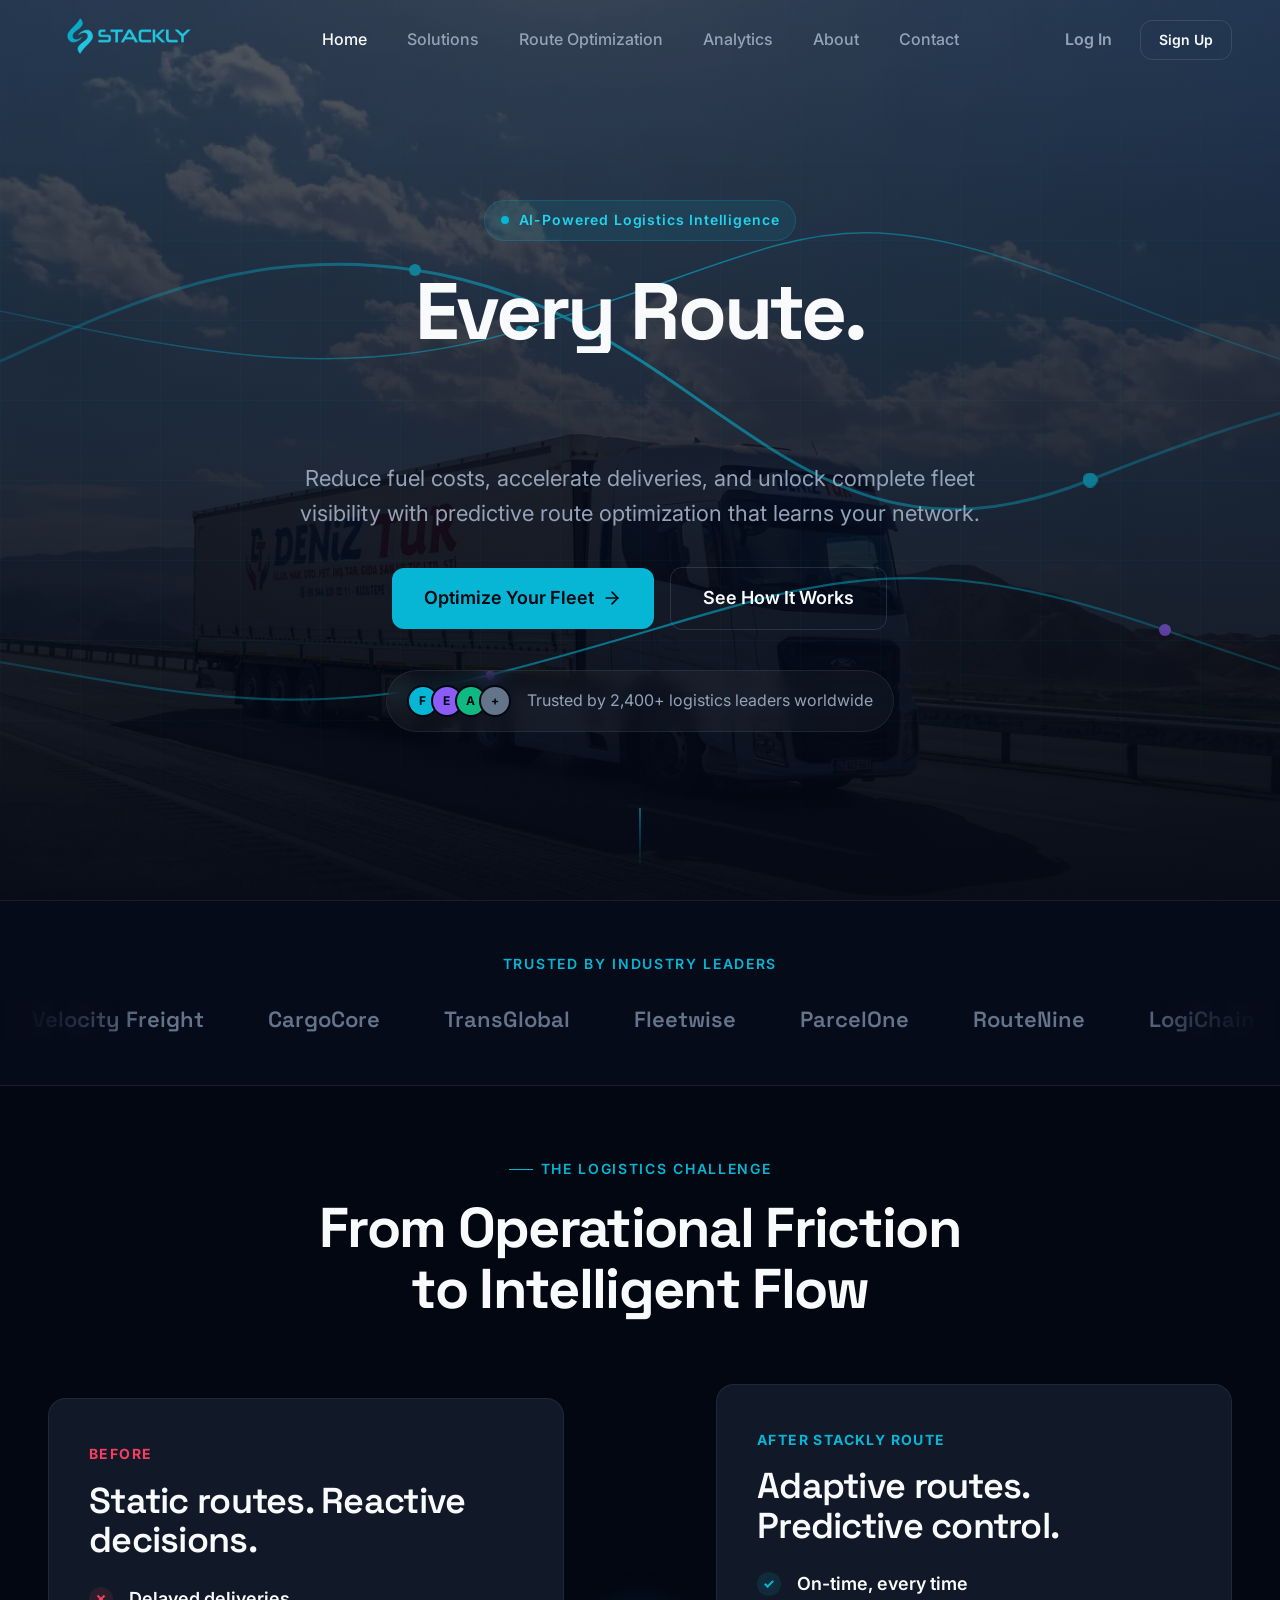
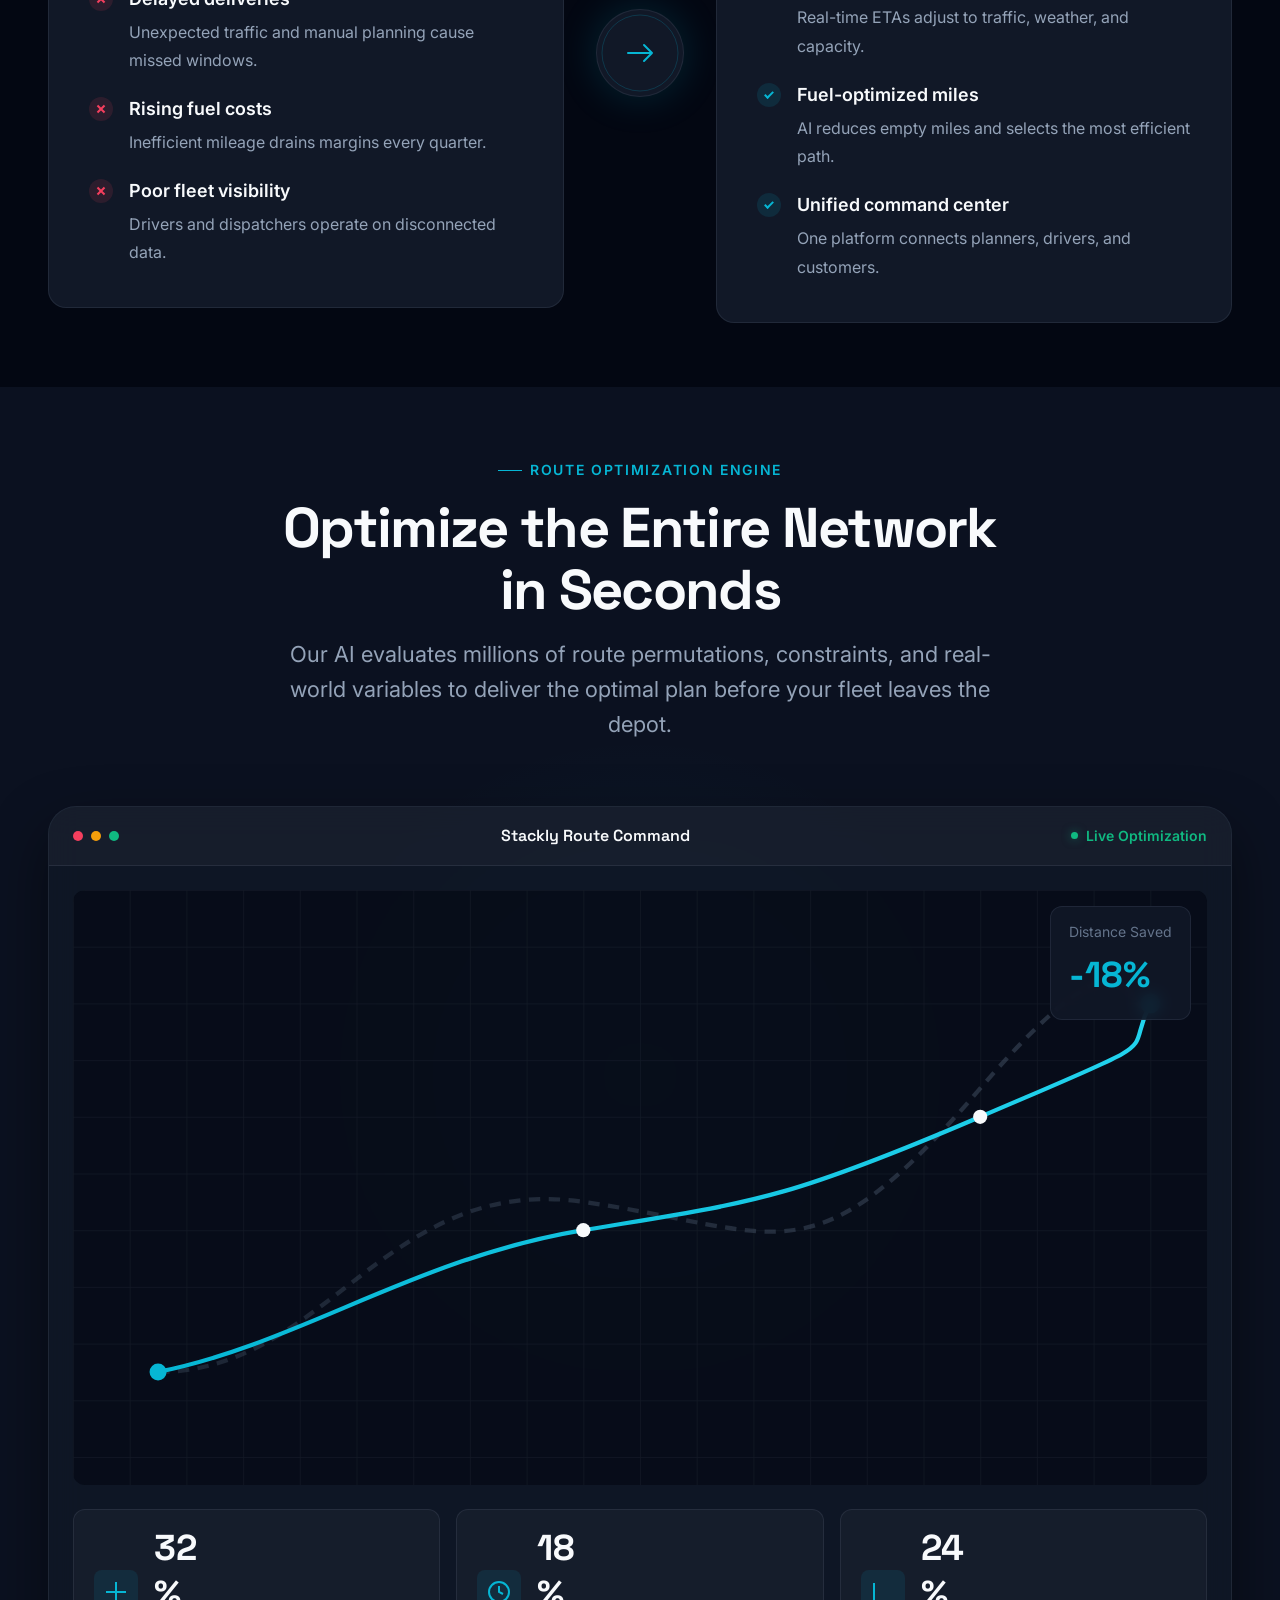
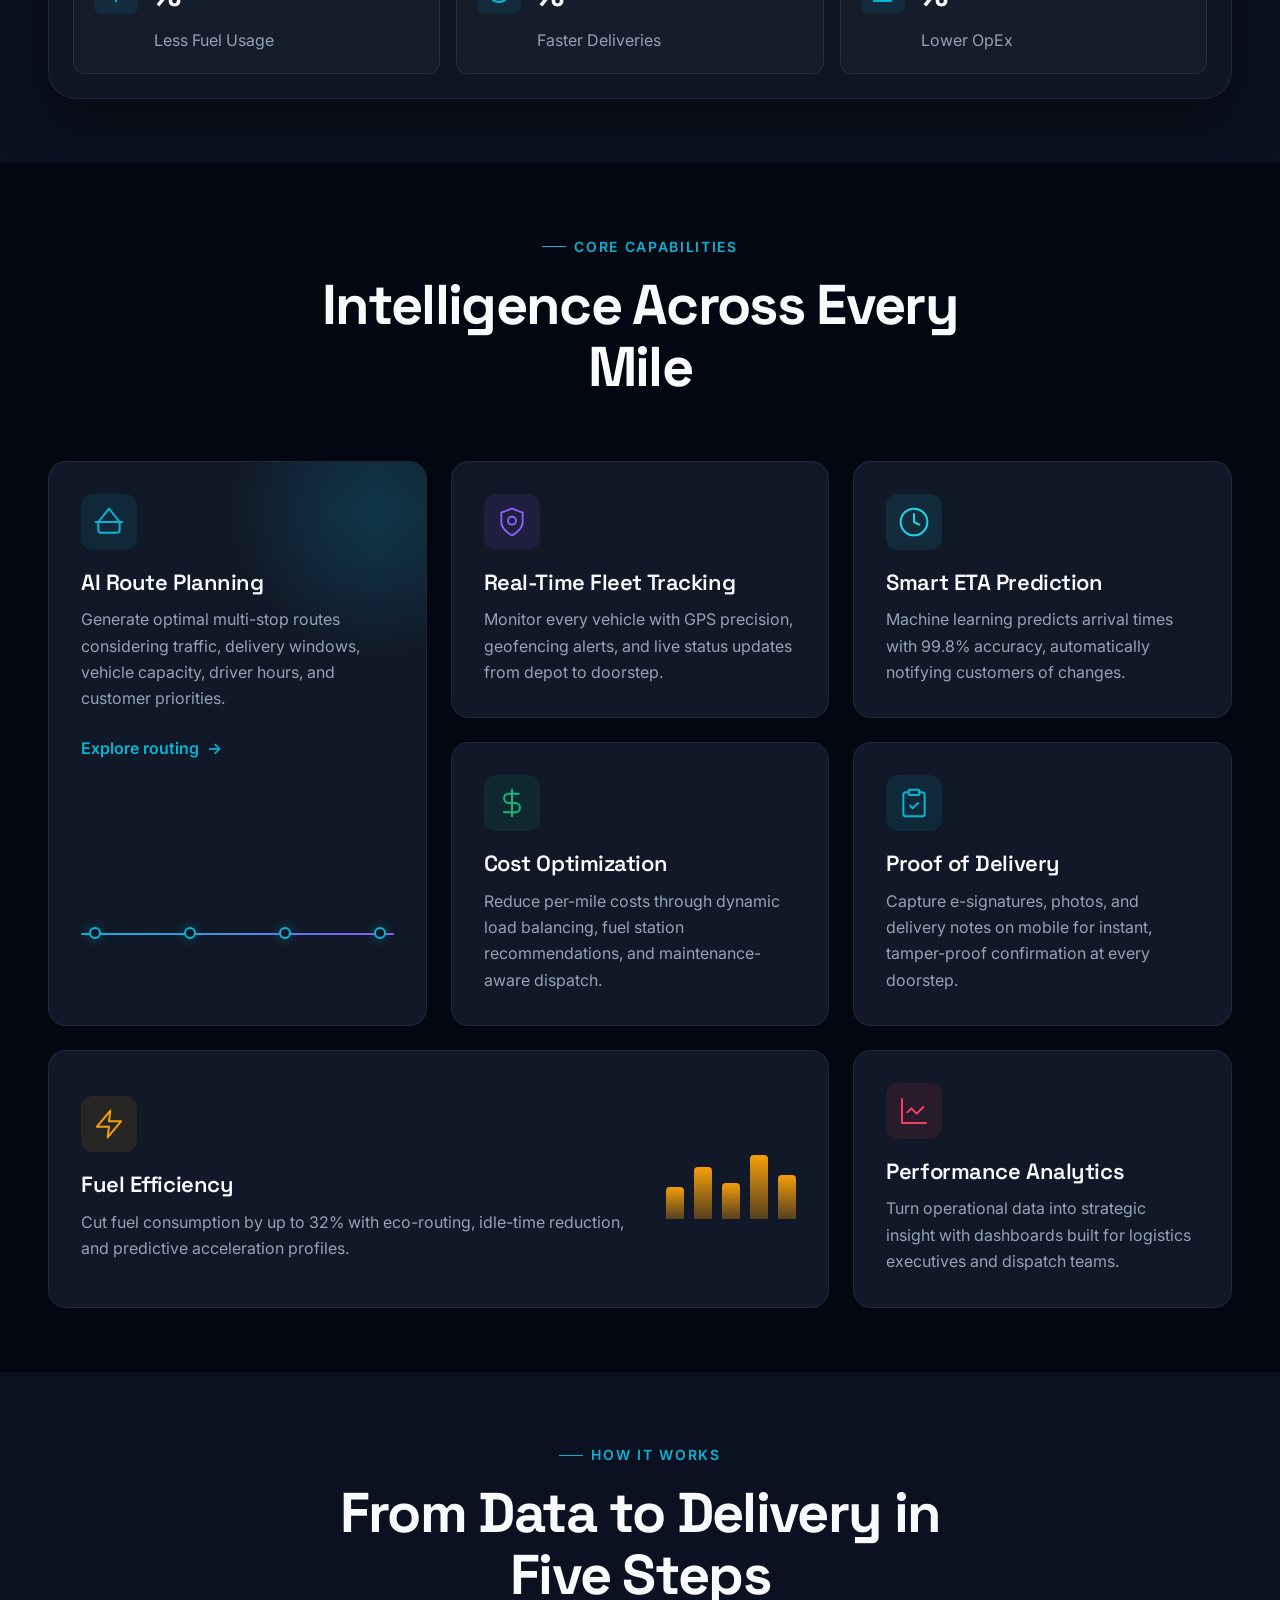
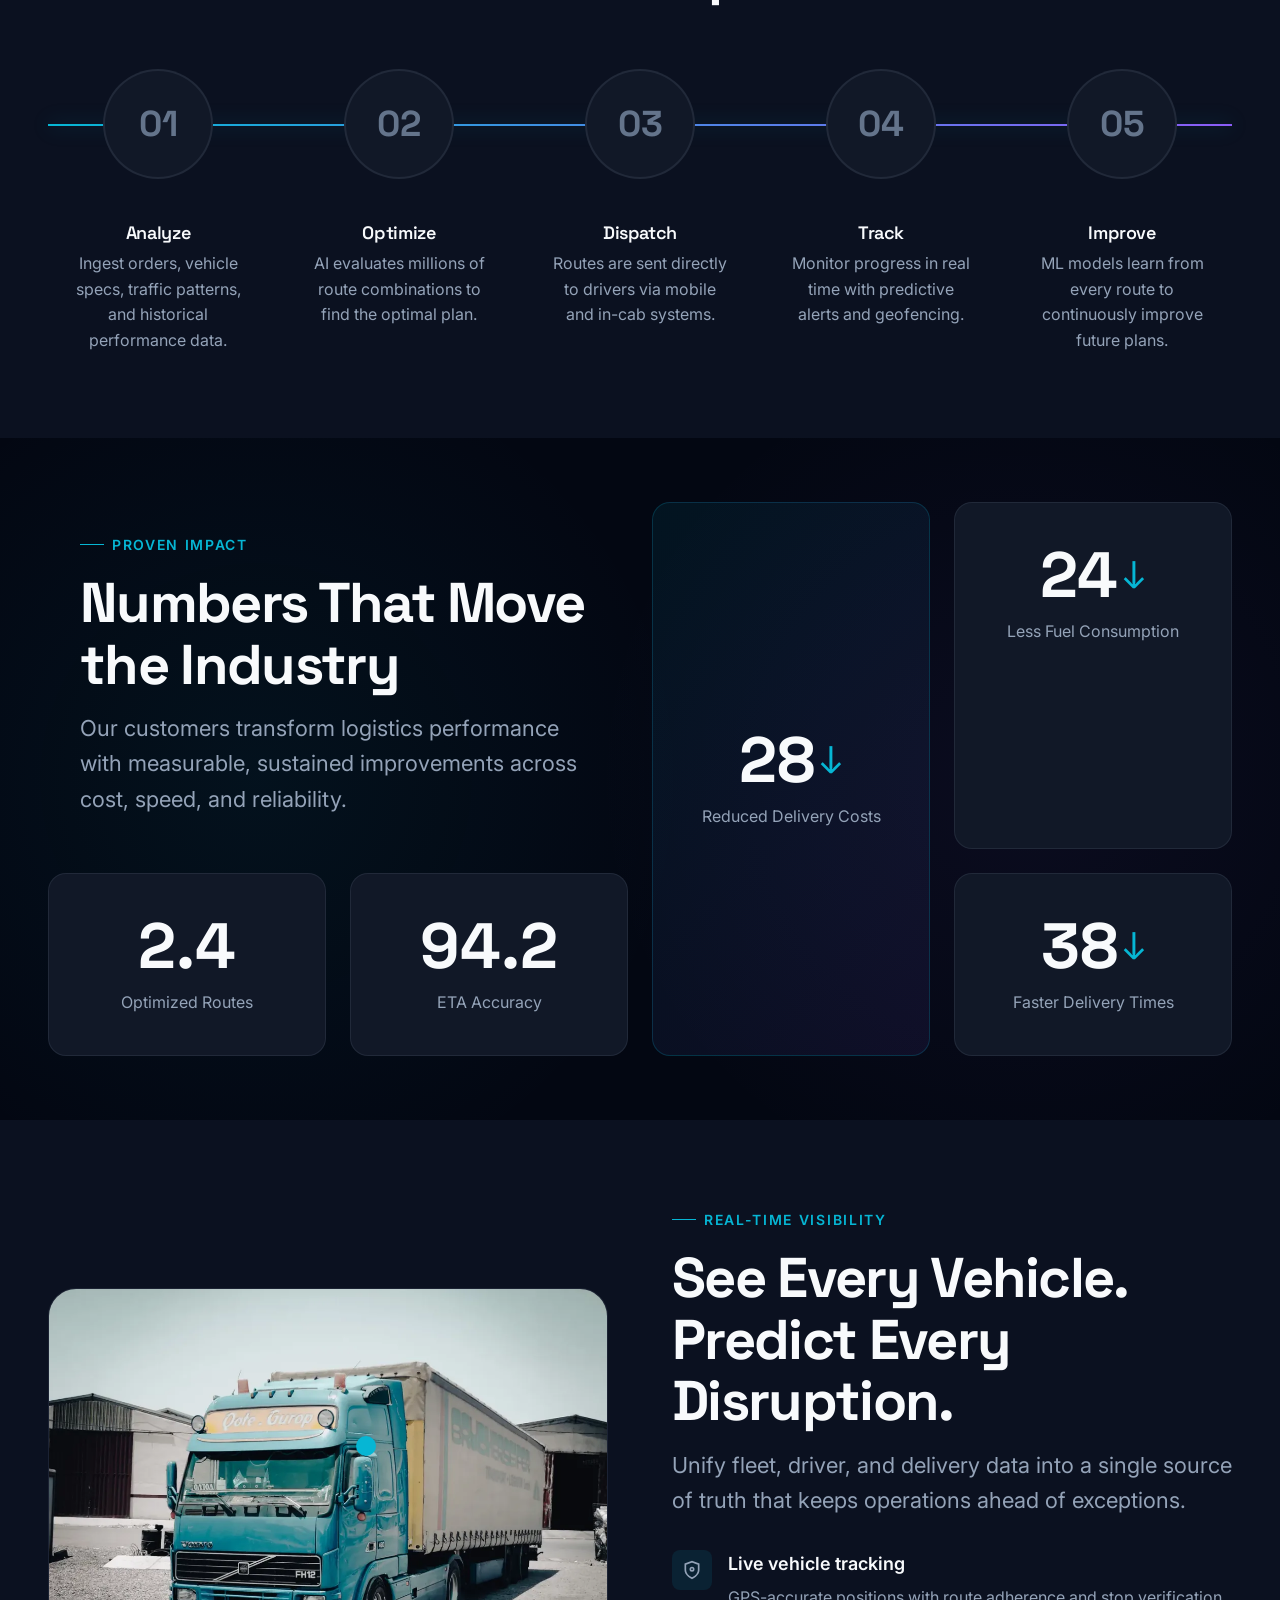
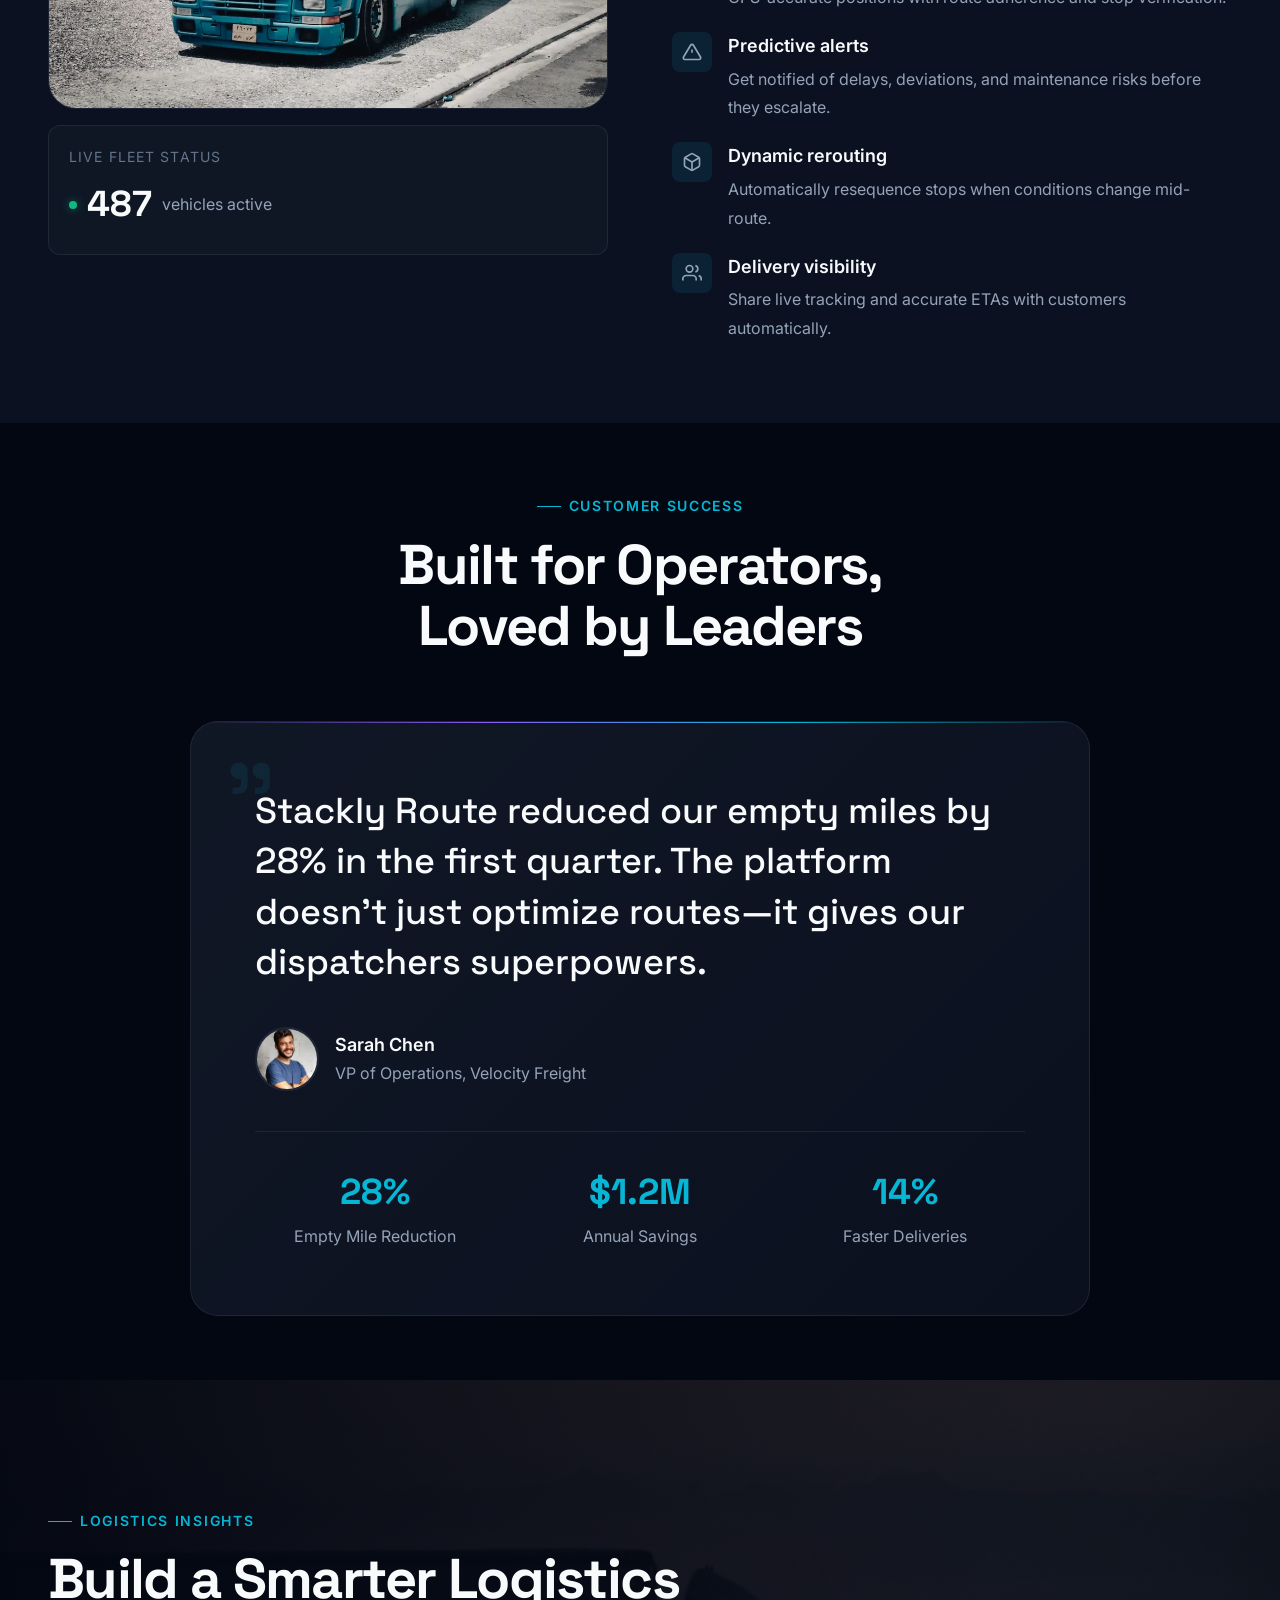
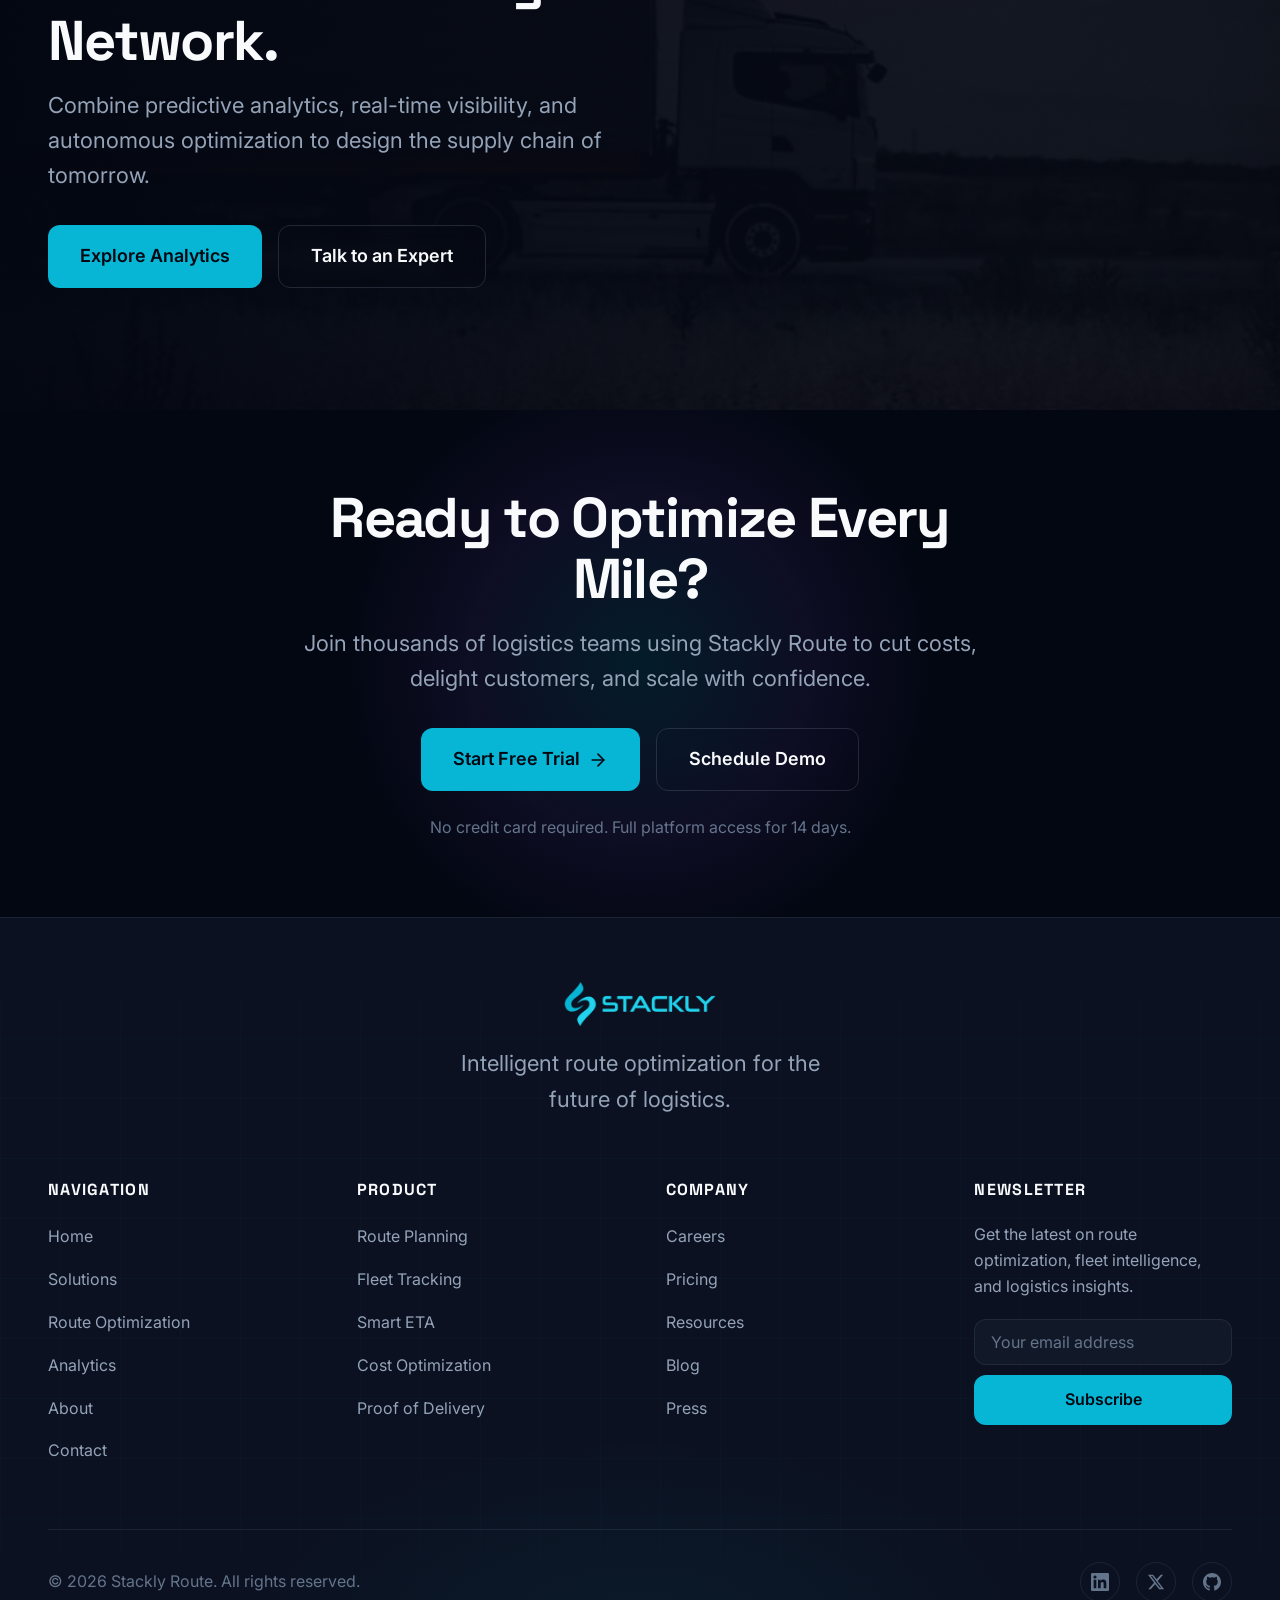
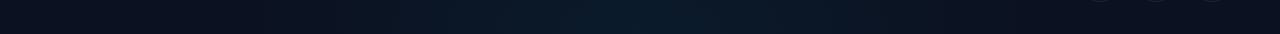
<file: index.html>
<!DOCTYPE html>
<html lang="en">
<head>
  <meta charset="UTF-8">
  <meta name="viewport" content="width=device-width, initial-scale=1.0">
  <meta name="description" content="Stackly Route - AI-powered logistics route optimization for smarter fleet management, real-time tracking, and predictive delivery intelligence.">
  <title>Stackly Route | AI-Powered Logistics Route Optimization</title>
  
  <link rel="preconnect" href="https://fonts.googleapis.com">
  <link rel="preconnect" href="https://fonts.gstatic.com" crossorigin>
  <link href="https://fonts.googleapis.com/css2?family=Inter:wght@300;400;500;600;700&family=Space+Grotesk:wght@400;500;600;700&display=swap" rel="stylesheet">
  
  <link rel="stylesheet" href="css/base.css">
  <link rel="stylesheet" href="css/navbar.css">
  <link rel="stylesheet" href="css/hero.css">
  <link rel="stylesheet" href="css/sections.css">
  <link rel="stylesheet" href="css/footer.css">
  <link rel="stylesheet" href="css/animations.css">
  <link rel="stylesheet" href="css/responsive.css">
</head>
<body>
  <a href="#main-content" class="skip-link">Skip to main content</a>

  <!-- Navbar -->
  <header class="navbar" id="navbar" role="banner">
    <div class="navbar-container">

      <div class="navbar-logo">
        <a href="index.html" class="logo-link" aria-label="Stackly Route Home"><img src="assets/logo/logo-stackly.webp" alt="Stackly Route" width="180" height="40" loading="eager"></a>
      </div>

      <nav class="navbar-nav" role="navigation" aria-label="Main navigation">
        <ul class="nav-list">
          <li><a href="index.html" class="nav-link active" aria-current="page">Home</a></li>
          <li><a href="pages/solutions.html" class="nav-link">Solutions</a></li>
          <li><a href="pages/route-optimization.html" class="nav-link">Route Optimization</a></li>
          <li><a href="pages/analytics.html" class="nav-link">Analytics</a></li>
          <li><a href="pages/about.html" class="nav-link">About</a></li>

          <li><a href="pages/contact.html" class="nav-link">Contact</a></li>
        </ul>
        <div class="nav-indicator" aria-hidden="true"></div>
      </nav>
      <div class="navbar-auth">
        <a href="pages/login.html" class="btn btn-text">Log In</a>
        <a href="404.html" class="btn btn-primary btn-sm">Sign Up</a>
      </div>

      <button class="mobile-menu-toggle" id="mobileMenuToggle" aria-label="Toggle navigation menu" aria-expanded="false" aria-controls="mobileMenu">
        <span class="hamburger-line"></span>
        <span class="hamburger-line"></span>
        <span class="hamburger-line"></span>
      </button>
    </div>

    
  </header>

  <div class="mobile-menu" id="mobileMenu" aria-hidden="true">
      <div class="mobile-menu-head">
        <a href="index.html" class="mobile-menu-logo" aria-label="Stackly Route Home">
          <img src="assets/logo/logo-stackly.webp" alt="Stackly Route" width="128" height="28" loading="eager">
        </a>
        <button class="mobile-menu-close" id="mobileMenuClose" aria-label="Close menu" type="button">
          <svg width="18" height="18" viewBox="0 0 24 24" fill="none" stroke="currentColor" stroke-width="2" stroke-linecap="round" stroke-linejoin="round"><path d="M18 6 6 18"/><path d="m6 6 12 12"/></svg>
        </button>
      </div>
      <div class="mobile-menu-content">
        <p class="mobile-menu-eyebrow">Menu</p>
        <ul class="mobile-nav-list">
          <li><a href="index.html" class="mobile-nav-link active" aria-current="page"><span class="mobile-nav-icon"><svg width="20" height="20" viewBox="0 0 24 24" fill="none" stroke="currentColor" stroke-width="1.5" stroke-linecap="round" stroke-linejoin="round"><path d="m3 9 9-7 9 7v11a2 2 0 0 1-2 2H5a2 2 0 0 1-2-2z"/><polyline points="9 22 9 12 15 12 15 22"/></svg></span><span class="mobile-nav-label">Home</span></a></li>
          <li><a href="pages/solutions.html" class="mobile-nav-link"><span class="mobile-nav-icon"><svg width="20" height="20" viewBox="0 0 24 24" fill="none" stroke="currentColor" stroke-width="1.5" stroke-linecap="round" stroke-linejoin="round"><path d="M12 2 2 7l10 5 10-5-10-5z"/><path d="M2 17l10 5 10-5"/><path d="M2 12l10 5 10-5"/></svg></span><span class="mobile-nav-label">Solutions</span></a></li>
          <li><a href="pages/route-optimization.html" class="mobile-nav-link"><span class="mobile-nav-icon"><svg width="20" height="20" viewBox="0 0 24 24" fill="none" stroke="currentColor" stroke-width="1.5" stroke-linecap="round" stroke-linejoin="round"><circle cx="6" cy="19" r="3"/><path d="M9 19h8.5a3.5 3.5 0 0 0 0-7h-11a3.5 3.5 0 0 1 0-7H15"/><circle cx="18" cy="5" r="3"/></svg></span><span class="mobile-nav-label">Route Optimization</span></a></li>
          <li><a href="pages/analytics.html" class="mobile-nav-link"><span class="mobile-nav-icon"><svg width="20" height="20" viewBox="0 0 24 24" fill="none" stroke="currentColor" stroke-width="1.5" stroke-linecap="round" stroke-linejoin="round"><path d="M3 3v18h18"/><path d="M18 17V9"/><path d="M13 17V5"/><path d="M8 17v-3"/></svg></span><span class="mobile-nav-label">Analytics</span></a></li>
          <li><a href="pages/about.html" class="mobile-nav-link"><span class="mobile-nav-icon"><svg width="20" height="20" viewBox="0 0 24 24" fill="none" stroke="currentColor" stroke-width="1.5" stroke-linecap="round" stroke-linejoin="round"><circle cx="12" cy="12" r="10"/><path d="M12 16v-4"/><path d="M12 8h.01"/></svg></span><span class="mobile-nav-label">About</span></a></li>
          <li><a href="pages/contact.html" class="mobile-nav-link"><span class="mobile-nav-icon"><svg width="20" height="20" viewBox="0 0 24 24" fill="none" stroke="currentColor" stroke-width="1.5" stroke-linecap="round" stroke-linejoin="round"><rect x="2" y="4" width="20" height="16" rx="2"/><path d="m22 7-10 5L2 7"/></svg></span><span class="mobile-nav-label">Contact</span></a></li>
        </ul>
        <div class="mobile-auth">
          <a href="404.html" class="btn btn-outline btn-full">Log In</a>
          <a href="404.html" class="btn btn-primary btn-full">Sign Up</a>
        </div>
      </div>
    </div>


  <main id="main-content">
    <!-- Section 1: Cinematic Hero -->
    <section class="hero" id="hero" aria-label="Hero">
      <div class="hero-media">
        <video class="hero-video" autoplay muted loop playsinline poster="assets/images/hero-fallback.webp" aria-hidden="true">
          <source src="assets/video/hero-bg.mp4" type="video/mp4">
        </video>
        <div class="hero-overlay"></div>
        <div class="hero-grid" aria-hidden="true"></div>
      </div>

      <div class="hero-routes" aria-hidden="true">
        <svg class="route-svg" viewBox="0 0 1200 600" preserveAspectRatio="xMidYMid slice">
          <defs>
            <linearGradient id="routeGradient" x1="0%" y1="0%" x2="100%" y2="0%">
              <stop offset="0%" stop-color="#06B6D4" stop-opacity="0" />
              <stop offset="50%" stop-color="#06B6D4" stop-opacity="1" />
              <stop offset="100%" stop-color="#06B6D4" stop-opacity="0" />
            </linearGradient>
          </defs>
          <path class="route-path route-path-1" d="M-50,300 C150,300 250,150 450,180 S700,400 900,320 S1150,250 1250,280" fill="none" stroke="url(#routeGradient)" stroke-width="2"/>
          <path class="route-path route-path-2" d="M-50,420 C200,420 300,500 500,450 S750,350 950,420 S1150,480 1250,440" fill="none" stroke="url(#routeGradient)" stroke-width="1.5"/>
          <path class="route-path route-path-3" d="M-50,180 C180,180 320,280 520,220 S720,120 920,200 S1120,260 1250,220" fill="none" stroke="url(#routeGradient)" stroke-width="1"/>
          <circle class="route-node" cx="450" cy="180" r="4" fill="#06B6D4"/>
          <circle class="route-node" cx="900" cy="320" r="5" fill="#06B6D4"/>
          <circle class="route-node" cx="500" cy="450" r="3" fill="#8B5CF6"/>
          <circle class="route-node" cx="950" cy="420" r="4" fill="#8B5CF6"/>
          <circle class="route-node" cx="520" cy="220" r="3" fill="#06B6D4"/>
        </svg>
      </div>

      <div class="hero-content">
        <div class="hero-badge reveal-up">
          <span class="badge-dot"></span>
          <span>AI-Powered Logistics Intelligence</span>
        </div>
        <h1 class="hero-title reveal-up">
          <span class="title-line">Every Route.</span>
          <span class="title-line title-line-accent">Intelligently Optimized.</span>
        </h1>
        <p class="hero-description reveal-up">
          Reduce fuel costs, accelerate deliveries, and unlock complete fleet visibility with predictive route optimization that learns your network.
        </p>
        <div class="hero-actions reveal-up">
          <a href="404.html" class="btn btn-primary btn-lg">
            <span>Optimize Your Fleet</span>
            <svg class="btn-icon" width="20" height="20" viewBox="0 0 24 24" fill="none" stroke="currentColor" stroke-width="2" stroke-linecap="round" stroke-linejoin="round"><path d="M5 12h14"/><path d="m12 5 7 7-7 7"/></svg>
          </a>
          <a href="404.html" class="btn btn-outline btn-lg">See How It Works</a>
        </div>
        <div class="hero-trust reveal-up">
          <div class="trust-avatars">
            <span class="trust-avatar">F</span>
            <span class="trust-avatar">E</span>
            <span class="trust-avatar">A</span>
            <span class="trust-avatar">+</span>
          </div>
          <p class="trust-text">Trusted by 2,400+ logistics leaders worldwide</p>
        </div>
      </div>

      <div class="hero-scroll" aria-hidden="true">
        <div class="scroll-line"></div>
      </div>
    </section>

    <!-- Section 2: Trust / Partner Marquee -->
    <section class="marquee-section" aria-label="Trusted partners">
      <div class="marquee-header">
        <p class="section-eyebrow reveal-up">Trusted by industry leaders</p>
      </div>
      <div class="marquee-wrapper">
        <div class="marquee-track">
          <div class="marquee-group">
            <span class="marquee-item">Velocity Freight</span>
            <span class="marquee-item">CargoCore</span>
            <span class="marquee-item">TransGlobal</span>
            <span class="marquee-item">Fleetwise</span>
            <span class="marquee-item">ParcelOne</span>
            <span class="marquee-item">RouteNine</span>
            <span class="marquee-item">LogiChain</span>
            <span class="marquee-item">DriveNorth</span>
          </div>
          <div class="marquee-group" aria-hidden="true">
            <span class="marquee-item">Velocity Freight</span>
            <span class="marquee-item">CargoCore</span>
            <span class="marquee-item">TransGlobal</span>
            <span class="marquee-item">Fleetwise</span>
            <span class="marquee-item">ParcelOne</span>
            <span class="marquee-item">RouteNine</span>
            <span class="marquee-item">LogiChain</span>
            <span class="marquee-item">DriveNorth</span>
          </div>
        </div>
        <div class="marquee-fade marquee-fade-left" aria-hidden="true"></div>
        <div class="marquee-fade marquee-fade-right" aria-hidden="true"></div>
      </div>
    </section>

    <!-- Section 3: Problem -> Solution Story -->
    <section class="story-section" id="story" aria-labelledby="story-heading">
      <div class="container">
        <div class="story-header">
          <p class="section-eyebrow reveal-up">The Logistics Challenge</p>
          <h2 class="section-title reveal-up" id="story-heading">From Operational Friction to Intelligent Flow</h2>
        </div>

        <div class="story-comparison">
          <div class="story-side story-problem reveal-left">
            <div class="story-label">Before</div>
            <h3 class="story-title">Static routes. Reactive decisions.</h3>
            <ul class="story-list">
              <li>
                <span class="story-icon story-icon-negative" aria-hidden="true"></span>
                <div>
                  <strong>Delayed deliveries</strong>
                  <span>Unexpected traffic and manual planning cause missed windows.</span>
                </div>
              </li>
              <li>
                <span class="story-icon story-icon-negative" aria-hidden="true"></span>
                <div>
                  <strong>Rising fuel costs</strong>
                  <span>Inefficient mileage drains margins every quarter.</span>
                </div>
              </li>
              <li>
                <span class="story-icon story-icon-negative" aria-hidden="true"></span>
                <div>
                  <strong>Poor fleet visibility</strong>
                  <span>Drivers and dispatchers operate on disconnected data.</span>
                </div>
              </li>
            </ul>
          </div>

          <div class="story-transform" aria-hidden="true">
            <div class="transform-orb">
              <svg width="80" height="80" viewBox="0 0 80 80" fill="none">
                <circle cx="40" cy="40" r="38" stroke="rgba(6,182,212,0.2)" stroke-width="1"/>
                <path d="M28 40h24M44 32l8 8-8 8" stroke="#06B6D4" stroke-width="2" stroke-linecap="round" stroke-linejoin="round"/>
              </svg>
            </div>
          </div>

          <div class="story-side story-solution reveal-right">
            <div class="story-label story-label-solution">After Stackly Route</div>
            <h3 class="story-title">Adaptive routes. Predictive control.</h3>
            <ul class="story-list">
              <li>
                <span class="story-icon story-icon-positive" aria-hidden="true"></span>
                <div>
                  <strong>On-time, every time</strong>
                  <span>Real-time ETAs adjust to traffic, weather, and capacity.</span>
                </div>
              </li>
              <li>
                <span class="story-icon story-icon-positive" aria-hidden="true"></span>
                <div>
                  <strong>Fuel-optimized miles</strong>
                  <span>AI reduces empty miles and selects the most efficient path.</span>
                </div>
              </li>
              <li>
                <span class="story-icon story-icon-positive" aria-hidden="true"></span>
                <div>
                  <strong>Unified command center</strong>
                  <span>One platform connects planners, drivers, and customers.</span>
                </div>
              </li>
            </ul>
          </div>
        </div>
      </div>
    </section>

    <!-- Section 4: AI Route Optimization Showcase -->
    <section class="showcase-section" id="showcase" aria-labelledby="showcase-heading">
      <div class="showcase-glow" aria-hidden="true"></div>
      <div class="container">
        <div class="showcase-header">
          <p class="section-eyebrow reveal-up">Route Optimization Engine</p>
          <h2 class="section-title reveal-up" id="showcase-heading">Optimize the Entire Network in Seconds</h2>
          <p class="section-description reveal-up">
            Our AI evaluates millions of route permutations, constraints, and real-world variables to deliver the optimal plan before your fleet leaves the depot.
          </p>
        </div>

        <div class="dashboard reveal-up">
          <div class="dashboard-header">
            <div class="dashboard-dots">
              <span></span>
              <span></span>
              <span></span>
            </div>
            <div class="dashboard-title">Stackly Route Command</div>
            <div class="dashboard-live">
              <span class="live-dot" aria-hidden="true"></span>
              Live Optimization
            </div>
          </div>
          <div class="dashboard-body">
            <div class="map-canvas" aria-hidden="true">
              <svg class="map-svg" viewBox="0 0 800 420" preserveAspectRatio="xMidYMid meet">
                <defs>
                  <pattern id="gridPattern" width="40" height="40" patternUnits="userSpaceOnUse">
                    <path d="M 40 0 L 0 0 0 40" fill="none" stroke="rgba(148,163,184,0.08)" stroke-width="1"/>
                  </pattern>
                  <linearGradient id="optimizedGradient" x1="0%" y1="0%" x2="100%" y2="0%">
                    <stop offset="0%" stop-color="#06B6D4"/>
                    <stop offset="100%" stop-color="#22D3EE"/>
                  </linearGradient>
                  <linearGradient id="originalGradient" x1="0%" y1="0%" x2="100%" y2="0%">
                    <stop offset="0%" stop-color="#475569"/>
                    <stop offset="100%" stop-color="#64748B"/>
                  </linearGradient>
                </defs>
                <rect width="800" height="420" fill="url(#gridPattern)"/>
                <path class="map-route-original" d="M60,340 C180,340 220,200 360,220 S520,280 640,140 S740,100 760,80" fill="none" stroke="url(#originalGradient)" stroke-width="3" stroke-dasharray="8 6"/>
                <path class="map-route-optimized" d="M60,340 C160,320 240,260 360,240 S500,220 640,160 S740,120 760,80" fill="none" stroke="url(#optimizedGradient)" stroke-width="3"/>
                <circle cx="60" cy="340" r="6" fill="#06B6D4"/>
                <circle cx="360" cy="240" r="5" fill="#F8FAFC"/>
                <circle cx="640" cy="160" r="5" fill="#F8FAFC"/>
                <circle cx="760" cy="80" r="7" fill="#06B6D4"/>
                <g class="map-vehicle" transform="translate(360,240)">
                  <circle r="8" fill="#06B6D4" fill-opacity="0.2"/>
                  <circle r="4" fill="#06B6D4"/>
                </g>
              </svg>
              <div class="map-overlay">
                <div class="map-card">
                  <span class="map-card-label">Distance Saved</span>
                  <span class="map-card-value">-18%</span>
                </div>
              </div>
            </div>
            <div class="dashboard-metrics">
              <div class="metric-card">
                <div class="metric-icon" aria-hidden="true">
                  <svg width="24" height="24" viewBox="0 0 24 24" fill="none" stroke="currentColor" stroke-width="2"><path d="M12 2v20M2 12h20"/></svg>
                </div>
                <div class="metric-info">
                  <span class="metric-value" data-count="32">0</span><span class="metric-suffix">%</span>
                  <span class="metric-label">Less Fuel Usage</span>
                </div>
              </div>
              <div class="metric-card">
                <div class="metric-icon" aria-hidden="true">
                  <svg width="24" height="24" viewBox="0 0 24 24" fill="none" stroke="currentColor" stroke-width="2"><circle cx="12" cy="12" r="10"/><path d="M12 6v6l4 2"/></svg>
                </div>
                <div class="metric-info">
                  <span class="metric-value" data-count="18">0</span><span class="metric-suffix">%</span>
                  <span class="metric-label">Faster Deliveries</span>
                </div>
              </div>
              <div class="metric-card">
                <div class="metric-icon" aria-hidden="true">
                  <svg width="24" height="24" viewBox="0 0 24 24" fill="none" stroke="currentColor" stroke-width="2"><path d="M3 3v18h18"/></svg>
                </div>
                <div class="metric-info">
                  <span class="metric-value" data-count="24">0</span><span class="metric-suffix">%</span>
                  <span class="metric-label">Lower OpEx</span>
                </div>
              </div>
            </div>
          </div>
        </div>
      </div>
    </section>

    <!-- Section 5: Core Features -->
    <section class="features-section" id="features" aria-labelledby="features-heading">
      <div class="container">
        <div class="features-header">
          <p class="section-eyebrow reveal-up">Core Capabilities</p>
          <h2 class="section-title reveal-up" id="features-heading">Intelligence Across Every Mile</h2>
        </div>

        <div class="features-grid">
          <article class="feature-card feature-card-large reveal-up">
            <div class="feature-glow" aria-hidden="true"></div>
            <div class="feature-content">
              <div class="feature-icon-wrap">
                <svg width="32" height="32" viewBox="0 0 24 24" fill="none" stroke="currentColor" stroke-width="1.5" stroke-linecap="round" stroke-linejoin="round"><path d="M2 12h20"/><path d="M20 12v6a2 2 0 0 1-2 2H6a2 2 0 0 1-2-2v-6"/><path d="m12 2 8 10H4l8-10z"/></svg>
              </div>
              <h3 class="feature-title">AI Route Planning</h3>
              <p class="feature-text">Generate optimal multi-stop routes considering traffic, delivery windows, vehicle capacity, driver hours, and customer priorities.</p>
              <a href="404.html" class="feature-link">Explore routing <span aria-hidden="true">→</span></a>
            </div>
            <div class="feature-visual" aria-hidden="true">
              <div class="feature-route-line"></div>
              <div class="feature-nodes">
                <span></span><span></span><span></span><span></span>
              </div>
            </div>
          </article>

          <article class="feature-card reveal-up">
            <div class="feature-icon-wrap feature-icon-wrap-violet">
              <svg width="32" height="32" viewBox="0 0 24 24" fill="none" stroke="currentColor" stroke-width="1.5" stroke-linecap="round" stroke-linejoin="round"><path d="M12 22s8-4 8-10V5l-8-3-8 3v7c0 6 8 10 8 10z"/><circle cx="12" cy="11" r="3"/></svg>
            </div>
            <h3 class="feature-title">Real-Time Fleet Tracking</h3>
            <p class="feature-text">Monitor every vehicle with GPS precision, geofencing alerts, and live status updates from depot to doorstep.</p>
          </article>

          <article class="feature-card reveal-up">
            <div class="feature-icon-wrap feature-icon-wrap-cyan">
              <svg width="32" height="32" viewBox="0 0 24 24" fill="none" stroke="currentColor" stroke-width="1.5" stroke-linecap="round" stroke-linejoin="round"><circle cx="12" cy="12" r="10"/><polyline points="12 6 12 12 16 14"/></svg>
            </div>
            <h3 class="feature-title">Smart ETA Prediction</h3>
            <p class="feature-text">Machine learning predicts arrival times with 99.8% accuracy, automatically notifying customers of changes.</p>
          </article>

          <article class="feature-card reveal-up">
            <div class="feature-icon-wrap feature-icon-wrap-emerald">
              <svg width="32" height="32" viewBox="0 0 24 24" fill="none" stroke="currentColor" stroke-width="1.5" stroke-linecap="round" stroke-linejoin="round"><path d="M12 2v20M17 5H9.5a3.5 3.5 0 0 0 0 7h5a3.5 3.5 0 0 1 0 7H6"/></svg>
            </div>
            <h3 class="feature-title">Cost Optimization</h3>
            <p class="feature-text">Reduce per-mile costs through dynamic load balancing, fuel station recommendations, and maintenance-aware dispatch.</p>
          </article>

          <article class="feature-card reveal-up">
            <div class="feature-icon-wrap">
              <svg width="32" height="32" viewBox="0 0 24 24" fill="none" stroke="currentColor" stroke-width="1.5" stroke-linecap="round" stroke-linejoin="round"><path d="M16 4h2a2 2 0 0 1 2 2v14a2 2 0 0 1-2 2H6a2 2 0 0 1-2-2V6a2 2 0 0 1 2-2h2"/><rect x="8" y="2" width="8" height="4" rx="1"/><path d="m9 14 2 2 4-4"/></svg>
            </div>
            <h3 class="feature-title">Proof of Delivery</h3>
            <p class="feature-text">Capture e-signatures, photos, and delivery notes on mobile for instant, tamper-proof confirmation at every doorstep.</p>
          </article>

          <article class="feature-card feature-card-wide reveal-up">
            <div class="feature-content">
              <div class="feature-icon-wrap feature-icon-wrap-amber">
                <svg width="32" height="32" viewBox="0 0 24 24" fill="none" stroke="currentColor" stroke-width="1.5" stroke-linecap="round" stroke-linejoin="round"><path d="M13 2 3 14h9l-1 8 10-12h-9l1-8z"/></svg>
              </div>
              <h3 class="feature-title">Fuel Efficiency</h3>
              <p class="feature-text">Cut fuel consumption by up to 32% with eco-routing, idle-time reduction, and predictive acceleration profiles.</p>
            </div>
            <div class="feature-chart" aria-hidden="true">
              <div class="chart-bar" style="--bar-height: 40%"></div>
              <div class="chart-bar" style="--bar-height: 65%"></div>
              <div class="chart-bar" style="--bar-height: 45%"></div>
              <div class="chart-bar" style="--bar-height: 80%"></div>
              <div class="chart-bar" style="--bar-height: 55%"></div>
            </div>
          </article>

          <article class="feature-card reveal-up">
            <div class="feature-icon-wrap feature-icon-wrap-rose">
              <svg width="32" height="32" viewBox="0 0 24 24" fill="none" stroke="currentColor" stroke-width="1.5" stroke-linecap="round" stroke-linejoin="round"><path d="M3 3v18h18"/><path d="m19 9-5 5-4-4-3 3"/></svg>
            </div>
            <h3 class="feature-title">Performance Analytics</h3>
            <p class="feature-text">Turn operational data into strategic insight with dashboards built for logistics executives and dispatch teams.</p>
          </article>
        </div>
      </div>
    </section>

    <!-- Section 6: How It Works -->
    <section class="process-section" id="process" aria-labelledby="process-heading">
      <div class="container">
        <div class="process-header">
          <p class="section-eyebrow reveal-up">How It Works</p>
          <h2 class="section-title reveal-up" id="process-heading">From Data to Delivery in Five Steps</h2>
        </div>

        <div class="process-track">
          <div class="process-line" aria-hidden="true">
            <div class="process-line-progress"></div>
          </div>
          <div class="process-steps">
            <div class="process-step reveal-up" data-step="1">
              <div class="process-number">01</div>
              <div class="process-card">
                <h3 class="process-title">Analyze</h3>
                <p class="process-text">Ingest orders, vehicle specs, traffic patterns, and historical performance data.</p>
              </div>
            </div>
            <div class="process-step reveal-up" data-step="2">
              <div class="process-number">02</div>
              <div class="process-card">
                <h3 class="process-title">Optimize</h3>
                <p class="process-text">AI evaluates millions of route combinations to find the optimal plan.</p>
              </div>
            </div>
            <div class="process-step reveal-up" data-step="3">
              <div class="process-number">03</div>
              <div class="process-card">
                <h3 class="process-title">Dispatch</h3>
                <p class="process-text">Routes are sent directly to drivers via mobile and in-cab systems.</p>
              </div>
            </div>
            <div class="process-step reveal-up" data-step="4">
              <div class="process-number">04</div>
              <div class="process-card">
                <h3 class="process-title">Track</h3>
                <p class="process-text">Monitor progress in real time with predictive alerts and geofencing.</p>
              </div>
            </div>
            <div class="process-step reveal-up" data-step="5">
              <div class="process-number">05</div>
              <div class="process-card">
                <h3 class="process-title">Improve</h3>
                <p class="process-text">ML models learn from every route to continuously improve future plans.</p>
              </div>
            </div>
          </div>
        </div>
      </div>
    </section>

    <!-- Section 7: Performance / Statistics -->
    <section class="stats-section" id="stats" aria-labelledby="stats-heading">
      <div class="stats-bg" aria-hidden="true"></div>
      <div class="container">
        <div class="stats-grid">
          <div class="stats-intro reveal-up">
            <p class="section-eyebrow">Proven Impact</p>
            <h2 class="section-title" id="stats-heading">Numbers That Move the Industry</h2>
            <p class="section-description">Our customers transform logistics performance with measurable, sustained improvements across cost, speed, and reliability.</p>
          </div>
          <div class="stat-card stat-card-large reveal-up">
            <div class="stat-value-wrap">
              <span class="stat-value" data-count="30" data-suffix="%">0</span>
              <span class="stat-symbol">↓</span>
            </div>
            <p class="stat-label">Reduced Delivery Costs</p>
          </div>
          <div class="stat-card reveal-up">
            <div class="stat-value-wrap">
              <span class="stat-value" data-count="25" data-suffix="%">0</span>
              <span class="stat-symbol">↓</span>
            </div>
            <p class="stat-label">Less Fuel Consumption</p>
          </div>
          <div class="stat-card reveal-up">
            <div class="stat-value-wrap">
              <span class="stat-value" data-count="2.5" data-suffix="M+" data-decimals="1">0</span>
            </div>
            <p class="stat-label">Optimized Routes</p>
          </div>
          <div class="stat-card reveal-up">
            <div class="stat-value-wrap">
              <span class="stat-value" data-count="99.8" data-suffix="%" data-decimals="1">0</span>
            </div>
            <p class="stat-label">ETA Accuracy</p>
          </div>
          <div class="stat-card reveal-up">
            <div class="stat-value-wrap">
              <span class="stat-value" data-count="40" data-suffix="%">0</span>
              <span class="stat-symbol">↓</span>
            </div>
            <p class="stat-label">Faster Delivery Times</p>
          </div>
        </div>
      </div>
    </section>

    <!-- Section 8: Real-Time Visibility -->
    <section class="visibility-section" id="visibility" aria-labelledby="visibility-heading">
      <div class="container">
        <div class="visibility-grid">
          <div class="visibility-media reveal-left">
            <div class="visibility-image-wrap">
              <img src="assets/images/fleet-tracking.webp" alt="Fleet operations control center with live vehicle tracking" loading="lazy" width="1200" height="800">
              <div class="visibility-pulse" aria-hidden="true"></div>
            </div>
            <div class="visibility-card">
              <span class="visibility-card-label">Live Fleet Status</span>
              <div class="visibility-card-row">
                <span class="status-dot" aria-hidden="true"></span>
                <span class="visibility-card-value">487</span>
                <span class="visibility-card-unit">vehicles active</span>
              </div>
            </div>
          </div>
          <div class="visibility-content reveal-right">
            <p class="section-eyebrow">Real-Time Visibility</p>
            <h2 class="section-title" id="visibility-heading">See Every Vehicle. Predict Every Disruption.</h2>
            <p class="section-description">Unify fleet, driver, and delivery data into a single source of truth that keeps operations ahead of exceptions.</p>
            <ul class="visibility-list">
              <li class="reveal-up">
                <span class="visibility-icon" aria-hidden="true">
                  <svg width="20" height="20" viewBox="0 0 24 24" fill="none" stroke="currentColor" stroke-width="2"><path d="M12 22s8-4 8-10V5l-8-3-8 3v7c0 6 8 10 8 10z"/><circle cx="12" cy="11" r="2"/></svg>
                </span>
                <div>
                  <strong>Live vehicle tracking</strong>
                  <span>GPS-accurate positions with route adherence and stop verification.</span>
                </div>
              </li>
              <li class="reveal-up">
                <span class="visibility-icon" aria-hidden="true">
                  <svg width="20" height="20" viewBox="0 0 24 24" fill="none" stroke="currentColor" stroke-width="2"><path d="M10.29 3.86 1.82 18a2 2 0 0 0 1.71 3h16.94a2 2 0 0 0 1.71-3L13.71 3.86a2 2 0 0 0-3.42 0z"/><line x1="12" y1="9" x2="12" y2="13"/><line x1="12" y1="17" x2="12.01" y2="17"/></svg>
                </span>
                <div>
                  <strong>Predictive alerts</strong>
                  <span>Get notified of delays, deviations, and maintenance risks before they escalate.</span>
                </div>
              </li>
              <li class="reveal-up">
                <span class="visibility-icon" aria-hidden="true">
                  <svg width="20" height="20" viewBox="0 0 24 24" fill="none" stroke="currentColor" stroke-width="2"><path d="M21 16V8a2 2 0 0 0-1-1.73l-7-4a2 2 0 0 0-2 0l-7 4A2 2 0 0 0 3 8v8a2 2 0 0 0 1 1.73l7 4a2 2 0 0 0 2 0l7-4A2 2 0 0 0 21 16z"/><polyline points="3.27 6.96 12 12.01 20.73 6.96"/><line x1="12" y1="22.08" x2="12" y2="12"/></svg>
                </span>
                <div>
                  <strong>Dynamic rerouting</strong>
                  <span>Automatically resequence stops when conditions change mid-route.</span>
                </div>
              </li>
              <li class="reveal-up">
                <span class="visibility-icon" aria-hidden="true">
                  <svg width="20" height="20" viewBox="0 0 24 24" fill="none" stroke="currentColor" stroke-width="2"><path d="M17 21v-2a4 4 0 0 0-4-4H5a4 4 0 0 0-4 4v2"/><circle cx="9" cy="7" r="4"/><path d="M23 21v-2a4 4 0 0 0-3-3.87"/><path d="M16 3.13a4 4 0 0 1 0 7.75"/></svg>
                </span>
                <div>
                  <strong>Delivery visibility</strong>
                  <span>Share live tracking and accurate ETAs with customers automatically.</span>
                </div>
              </li>
            </ul>
          </div>
        </div>
      </div>
    </section>

    <!-- Section 9: Customer Success / Testimonial -->
    <section class="testimonial-section" id="testimonials" aria-labelledby="testimonials-heading">
      <div class="container">
        <div class="testimonial-header">
          <p class="section-eyebrow reveal-up">Customer Success</p>
          <h2 class="section-title reveal-up" id="testimonials-heading">Built for Operators, Loved by Leaders</h2>
        </div>

        <div class="testimonial-featured reveal-up">
          <div class="testimonial-quote-mark" aria-hidden="true">"</div>
          <blockquote class="testimonial-quote">
            <p>Stackly Route reduced our empty miles by 28% in the first quarter. The platform doesn't just optimize routes—it gives our dispatchers superpowers.</p>
          </blockquote>
          <div class="testimonial-author">
            <img src="assets/images/testimonial.webp" alt="Sarah Chen, VP of Operations at Velocity Freight" loading="lazy" width="200" height="200">
            <div class="testimonial-author-info">
              <strong>Sarah Chen</strong>
              <span>VP of Operations, Velocity Freight</span>
            </div>
          </div>
          <div class="testimonial-metrics">
            <div class="testimonial-metric">
              <span class="testimonial-metric-value">28%</span>
              <span class="testimonial-metric-label">Empty Mile Reduction</span>
            </div>
            <div class="testimonial-metric">
              <span class="testimonial-metric-value">$1.2M</span>
              <span class="testimonial-metric-label">Annual Savings</span>
            </div>
            <div class="testimonial-metric">
              <span class="testimonial-metric-value">14%</span>
              <span class="testimonial-metric-label">Faster Deliveries</span>
            </div>
          </div>
        </div>
      </div>
    </section>

    <!-- Section 10: Logistics Insights / CTA -->
    <section class="insights-section" id="insights" aria-labelledby="insights-heading">
      <div class="insights-bg" aria-hidden="true">
        <img src="assets/images/logistics-network.webp" alt="" loading="lazy" aria-hidden="true" width="1200" height="800">
        <div class="insights-overlay"></div>
      </div>
      <div class="container">
        <div class="insights-content">
          <p class="section-eyebrow reveal-up">Logistics Insights</p>
          <h2 class="section-title reveal-up" id="insights-heading">Build a Smarter Logistics Network.</h2>
          <p class="section-description reveal-up">Combine predictive analytics, real-time visibility, and autonomous optimization to design the supply chain of tomorrow.</p>
          <div class="insights-actions reveal-up">
            <a href="404.html" class="btn btn-primary btn-lg">Explore Analytics</a>
            <a href="404.html" class="btn btn-outline btn-lg">Talk to an Expert</a>
          </div>
        </div>
      </div>
    </section>

    <!-- Section 11: Final CTA -->
    <section class="final-cta-section" id="final-cta" aria-labelledby="final-cta-heading">
      <div class="final-cta-glow" aria-hidden="true"></div>
      <div class="container">
        <div class="final-cta-content">
          <h2 class="section-title reveal-up" id="final-cta-heading">Ready to Optimize Every Mile?</h2>
          <p class="section-description reveal-up">Join thousands of logistics teams using Stackly Route to cut costs, delight customers, and scale with confidence.</p>
          <div class="final-cta-actions reveal-up">
            <a href="404.html" class="btn btn-primary btn-lg">
              <span>Start Free Trial</span>
              <svg class="btn-icon" width="20" height="20" viewBox="0 0 24 24" fill="none" stroke="currentColor" stroke-width="2" stroke-linecap="round" stroke-linejoin="round"><path d="M5 12h14"/><path d="m12 5 7 7-7 7"/></svg>
            </a>
            <a href="404.html" class="btn btn-outline btn-lg">Schedule Demo</a>
          </div>
          <p class="final-cta-note reveal-up">No credit card required. Full platform access for 14 days.</p>
        </div>
      </div>
    </section>
  </main>

  <!-- Footer -->
  <footer class="footer" role="contentinfo">
    <div class="footer-bg" aria-hidden="true">
      <div class="footer-grid"></div>
      <div class="footer-glow"></div>
    </div>
    <div class="container">
      <div class="footer-top">
        <a href="index.html" class="footer-logo" aria-label="Stackly Route Home"><img src="assets/logo/logo-stackly.webp" alt="Stackly Route" width="220" height="48" loading="lazy"></a>
        <p class="footer-tagline">Intelligent route optimization for the future of logistics.</p>
      </div>

      <div class="footer-columns">
        <div class="footer-column">
          <h3 class="footer-column-title">Navigation</h3>
          <ul class="footer-links">
            <li><a href="index.html">Home</a></li>
            <li><a href="pages/solutions.html">Solutions</a></li>
            <li><a href="pages/route-optimization.html">Route Optimization</a></li>
            <li><a href="pages/analytics.html">Analytics</a></li>
            <li><a href="pages/about.html">About</a></li>
            <li><a href="pages/contact.html">Contact</a></li>
          </ul>
        </div>
        <div class="footer-column">
          <h3 class="footer-column-title">Product</h3>
          <ul class="footer-links">
            <li><a href="404.html">Route Planning</a></li>
            <li><a href="404.html">Fleet Tracking</a></li>
            <li><a href="404.html">Smart ETA</a></li>
            <li><a href="404.html">Cost Optimization</a></li>
            <li><a href="404.html">Proof of Delivery</a></li>
          </ul>
        </div>
        <div class="footer-column">
          <h3 class="footer-column-title">Company</h3>
          <ul class="footer-links">
            <li><a href="404.html">Careers</a></li>
            <li><a href="404.html">Pricing</a></li>
            <li><a href="404.html">Resources</a></li>
            <li><a href="404.html">Blog</a></li>
            <li><a href="404.html">Press</a></li>
          </ul>
        </div>
        <div class="footer-column">
          <h3 class="footer-column-title">Newsletter</h3>
          <p class="footer-newsletter-text">Get the latest on route optimization, fleet intelligence, and logistics insights.</p>
          <form class="footer-newsletter" id="footerNewsletter" novalidate>
            <label class="sr-only" for="footerNewsletterEmail">Email address</label>
            <input type="email" id="footerNewsletterEmail" class="footer-newsletter-input" placeholder="Your email address" required>
            <button type="submit" class="footer-newsletter-btn">Subscribe</button>
          </form>
          <p class="footer-newsletter-note" aria-live="polite"></p>
        </div>
      </div>

      <div class="footer-bottom">
        <p class="footer-copyright">© 2026 Stackly Route. All rights reserved.</p>
        <div class="footer-legal">
        </div>
        <div class="footer-social">
          <a href="404.html" aria-label="LinkedIn"><svg width="18" height="18" viewBox="0 0 24 24" fill="currentColor"><path d="M20.447 20.452h-3.554v-5.569c0-1.328-.027-3.037-1.852-3.037-1.853 0-2.136 1.445-2.136 2.939v5.667H9.351V9h3.414v1.561h.046c.477-.9 1.637-1.85 3.37-1.85 3.601 0 4.267 2.37 4.267 5.455v6.286zM5.337 7.433a2.062 2.062 0 0 1-2.063-2.065 2.064 2.064 0 1 1 2.063 2.065zm1.782 13.019H3.555V9h3.564v11.452zM22.225 0H1.771C.792 0 0 .774 0 1.729v20.542C0 23.227.792 24 1.771 24h20.451C23.2 24 24 23.227 24 22.271V1.729C24 .774 23.2 0 22.222 0h.003z"/></svg></a>
          <a href="404.html" aria-label="Twitter"><svg width="18" height="18" viewBox="0 0 24 24" fill="currentColor"><path d="M18.244 2.25h3.308l-7.227 8.26 8.502 11.24H16.17l-5.214-6.817L4.99 21.75H1.68l7.73-8.835L1.254 2.25H8.08l4.713 6.231zm-1.161 17.52h1.833L7.084 4.126H5.117z"/></svg></a>
          <a href="404.html" aria-label="GitHub"><svg width="18" height="18" viewBox="0 0 24 24" fill="currentColor"><path d="M12 0C5.374 0 0 5.373 0 12c0 5.302 3.438 9.8 8.207 11.387.599.111.793-.261.793-.577v-2.234c-3.338.726-4.033-1.416-4.033-1.416-.546-1.387-1.333-1.756-1.333-1.756-1.089-.745.083-.729.083-.729 1.205.084 1.839 1.237 1.839 1.237 1.07 1.834 2.807 1.304 3.492.997.107-.775.418-1.305.762-1.604-2.665-.305-5.467-1.334-5.467-5.931 0-1.311.469-2.381 1.236-3.221-.124-.303-.535-1.524.117-3.176 0 0 1.008-.322 3.301 1.23A11.509 11.509 0 0 1 12 5.803c1.02.005 2.047.138 3.006.404 2.291-1.552 3.297-1.23 3.297-1.23.653 1.653.242 2.874.118 3.176.77.84 1.235 1.911 1.235 3.221 0 4.609-2.807 5.624-5.479 5.921.43.372.823 1.102.823 2.222v3.293c0 .319.192.694.801.576C20.566 21.797 24 17.3 24 12c0-6.627-5.373-12-12-12z"/></svg></a>
        </div>
      </div>
    </div>
  </footer>

  <script src="js/main.js"></script>
</body>
</html>
</file>
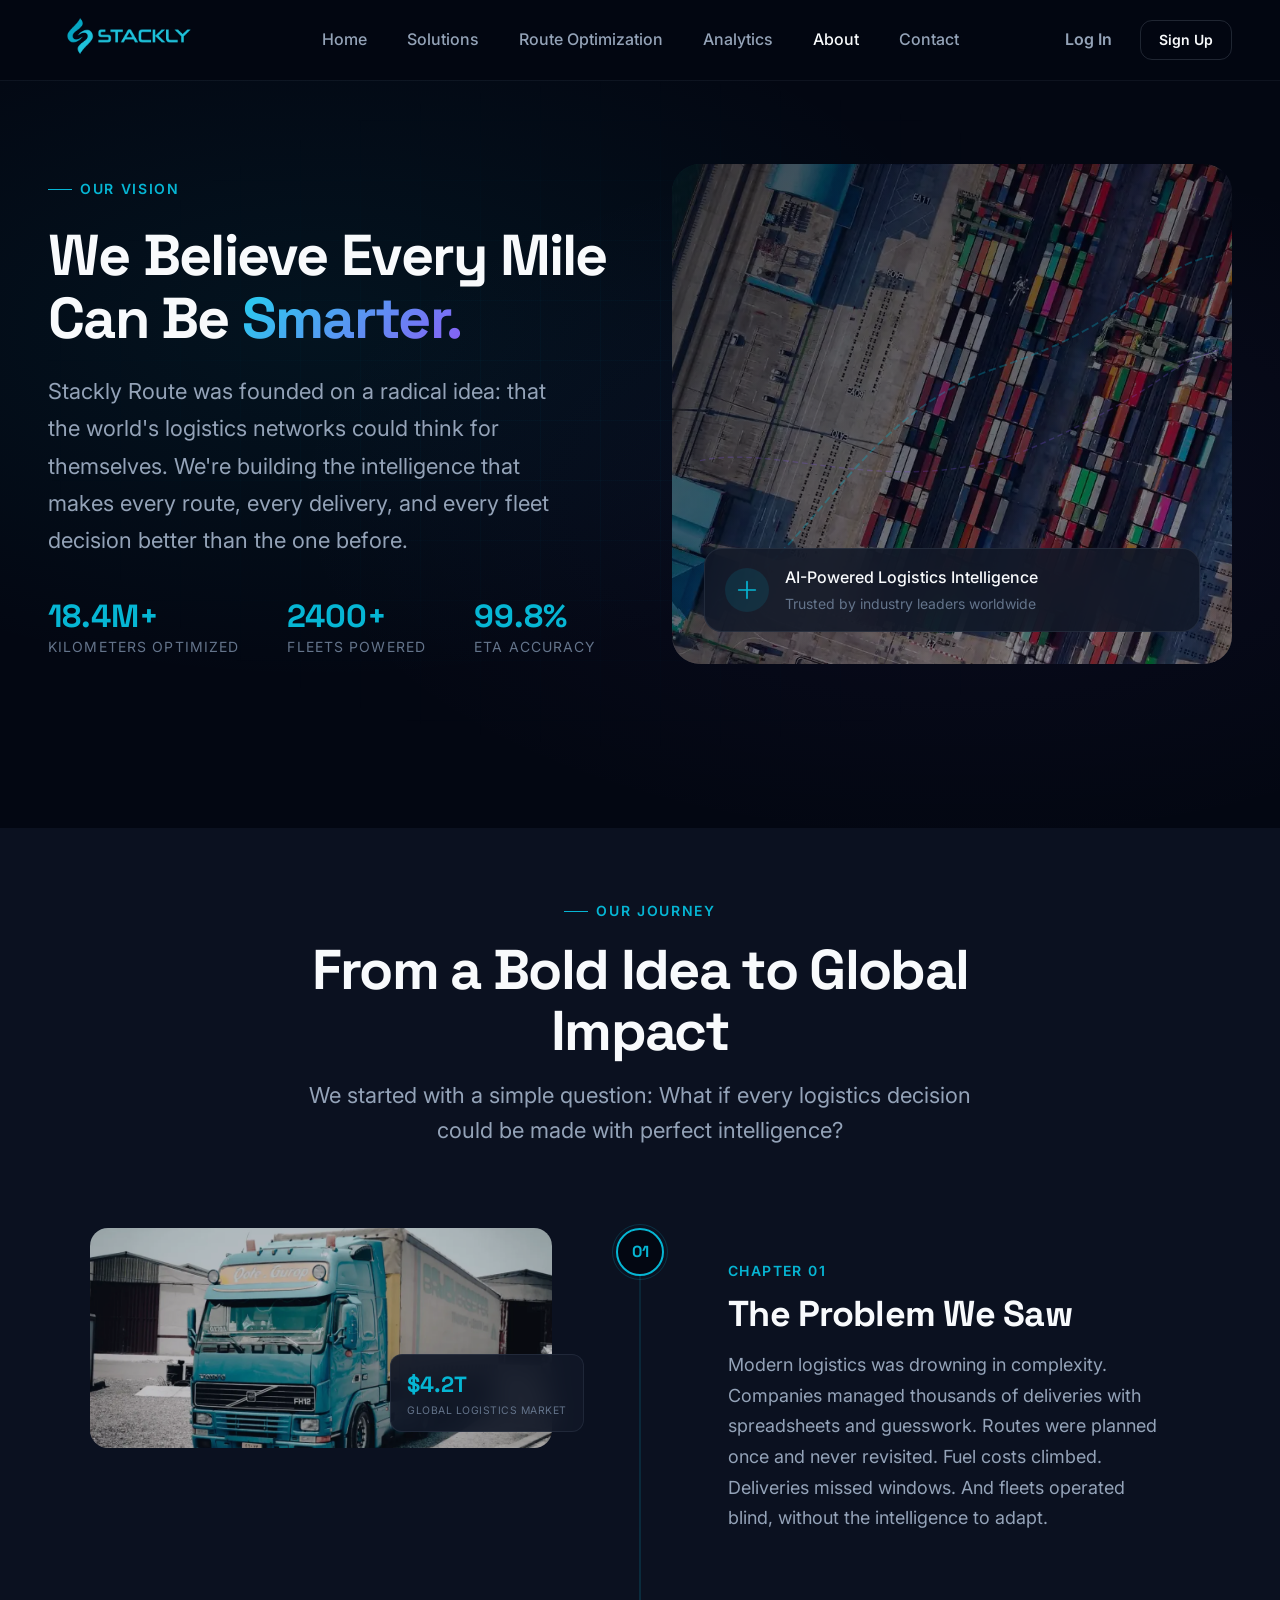
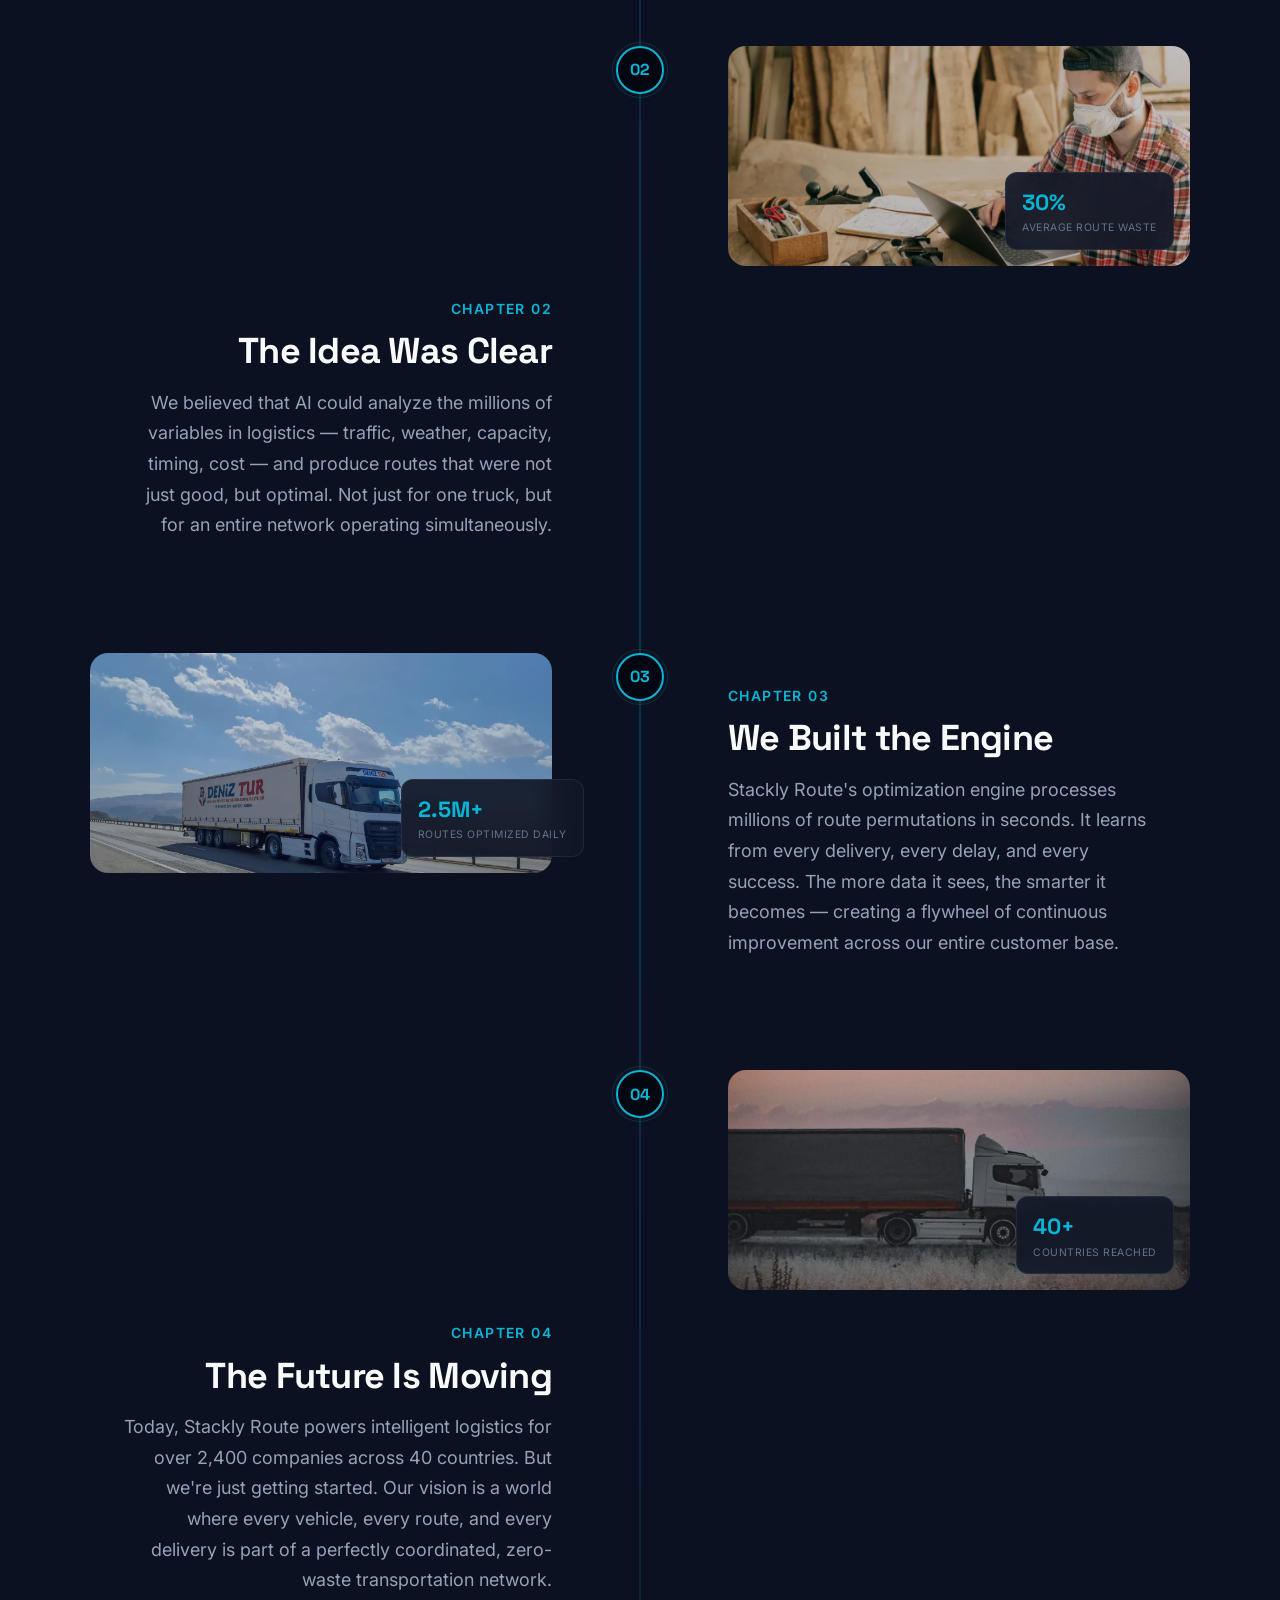
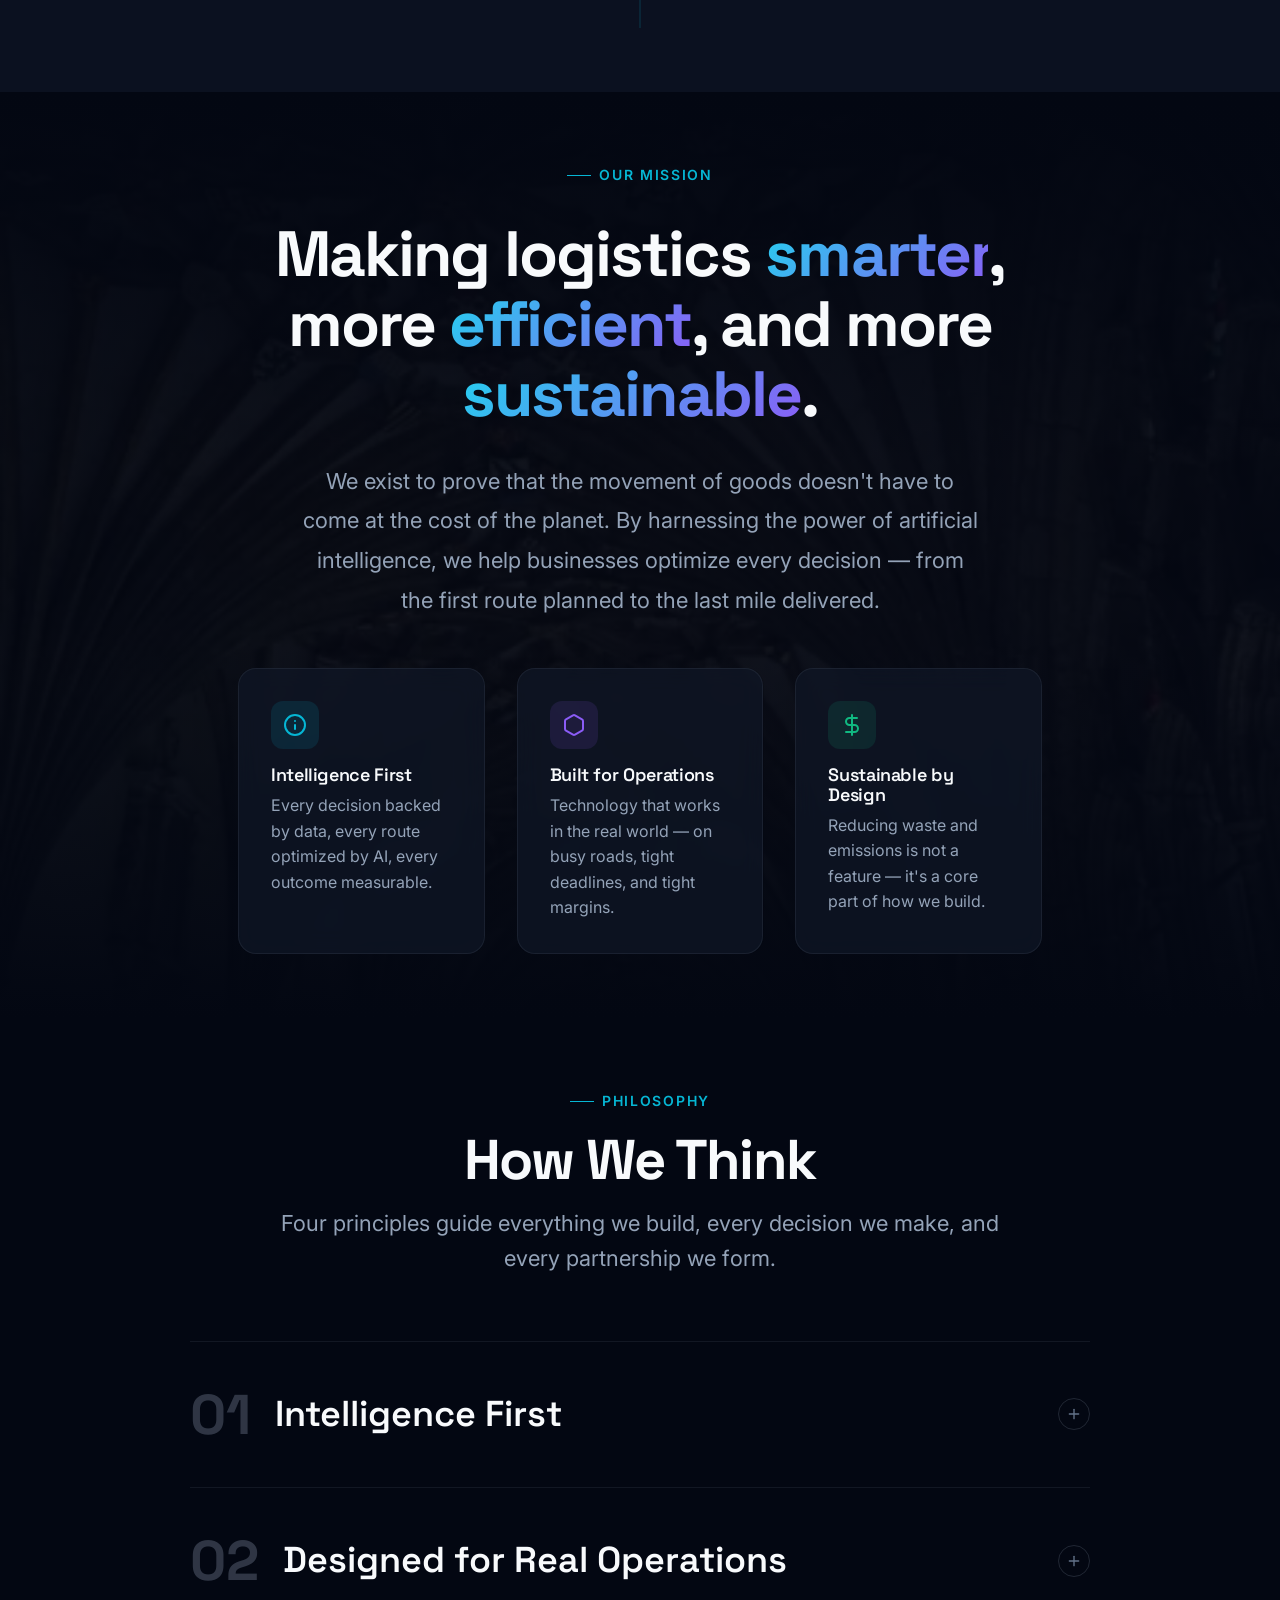
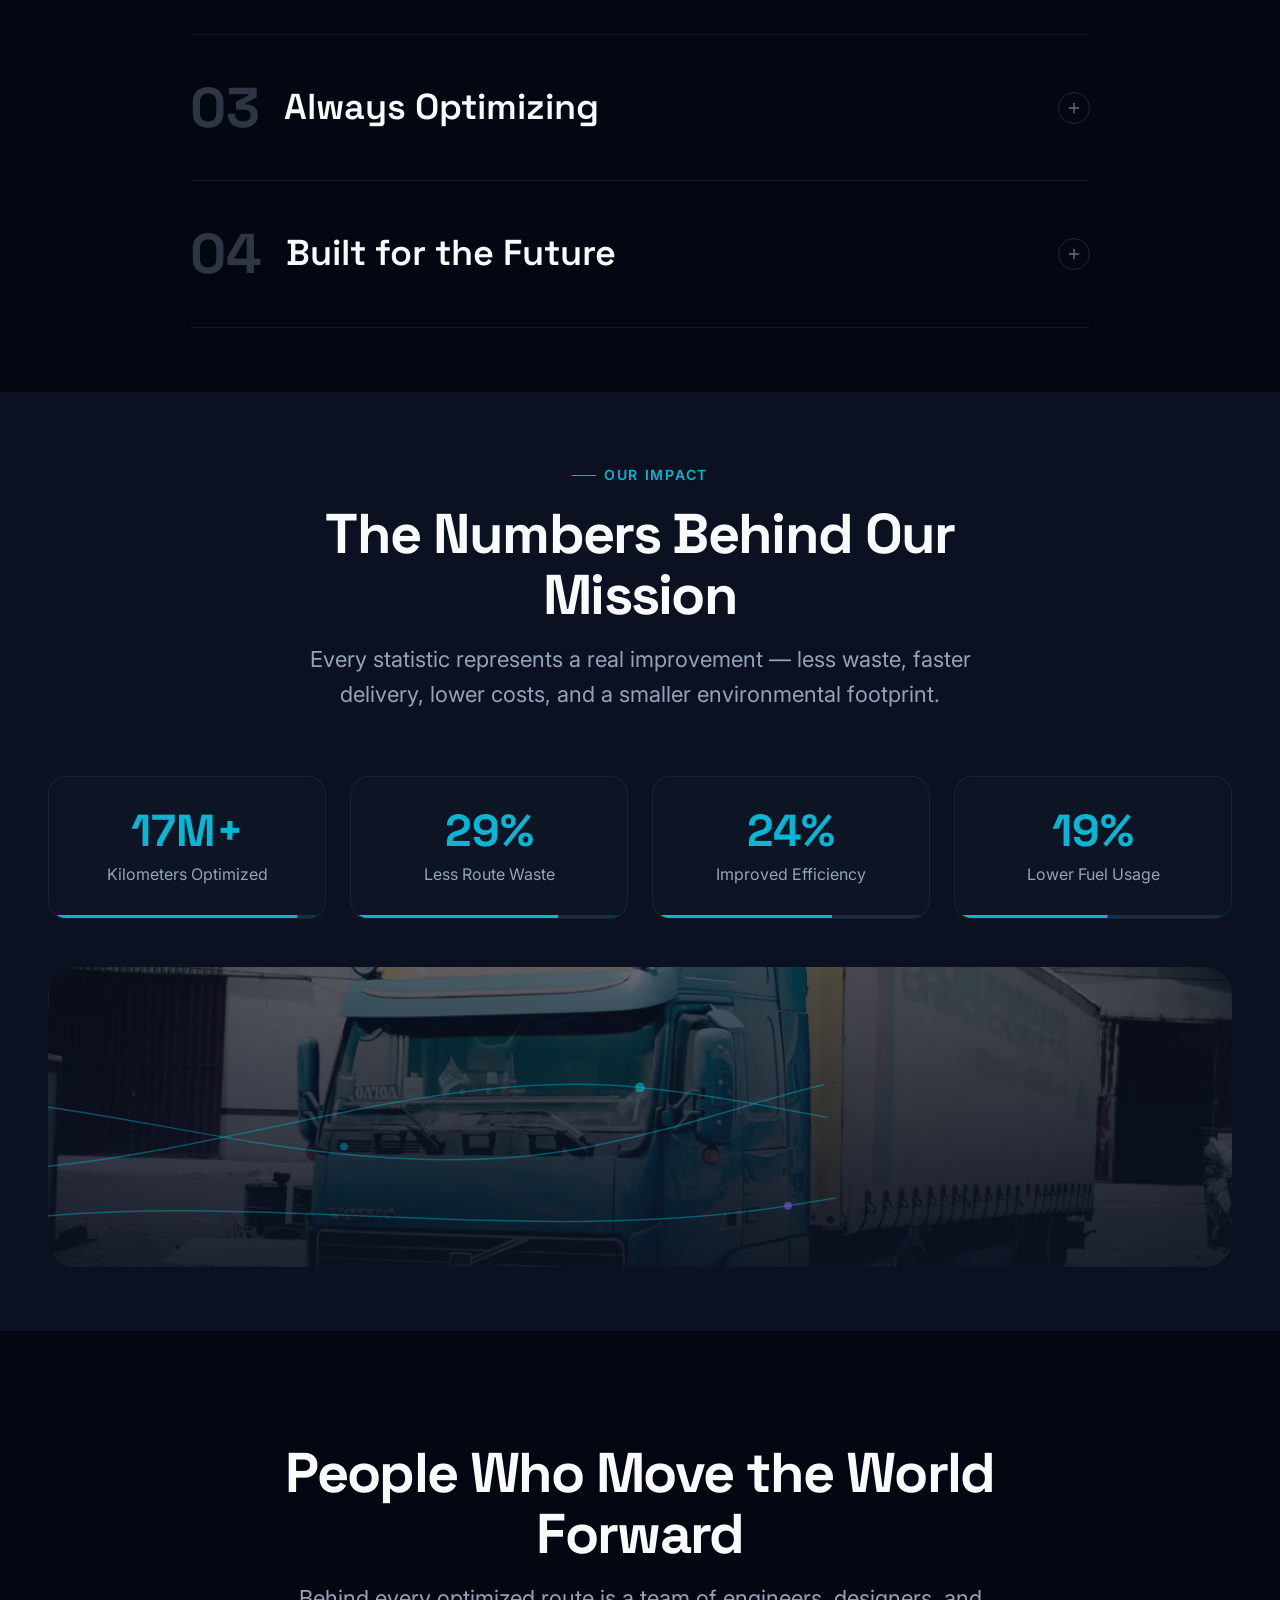
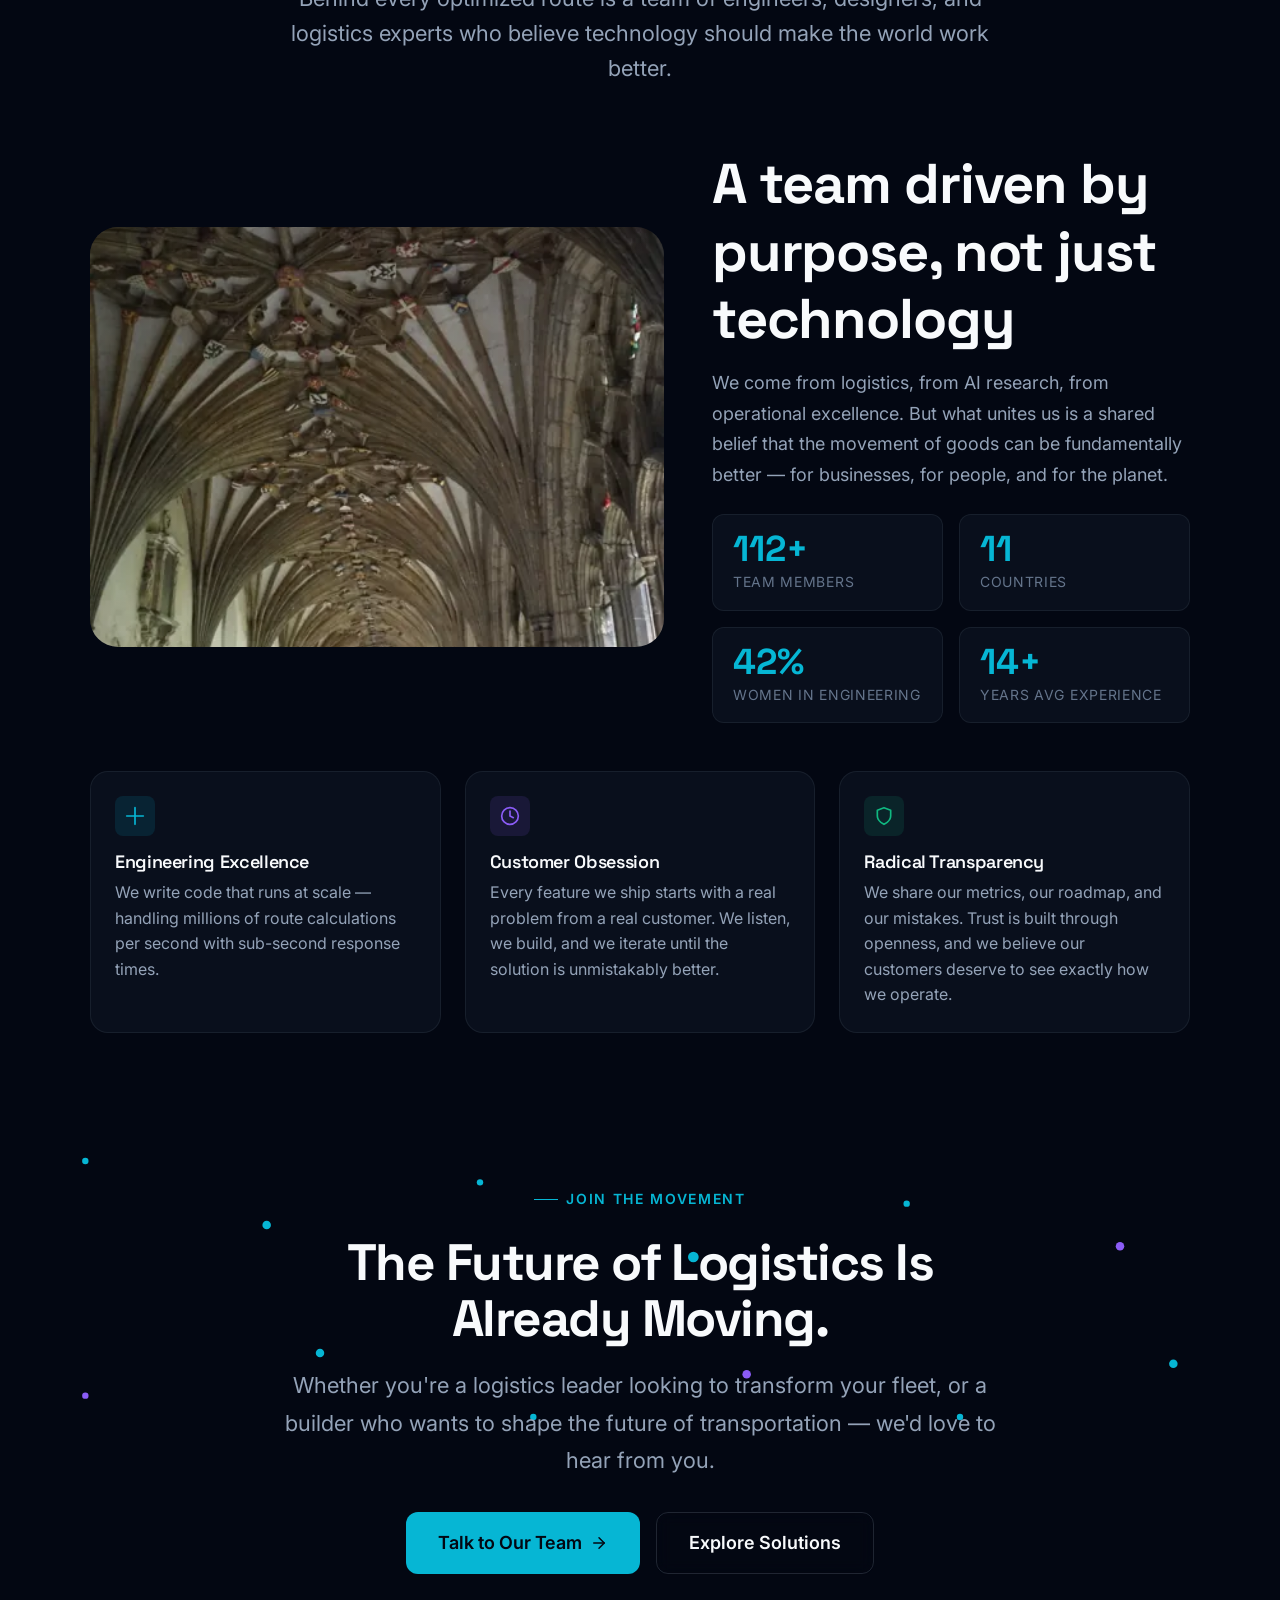
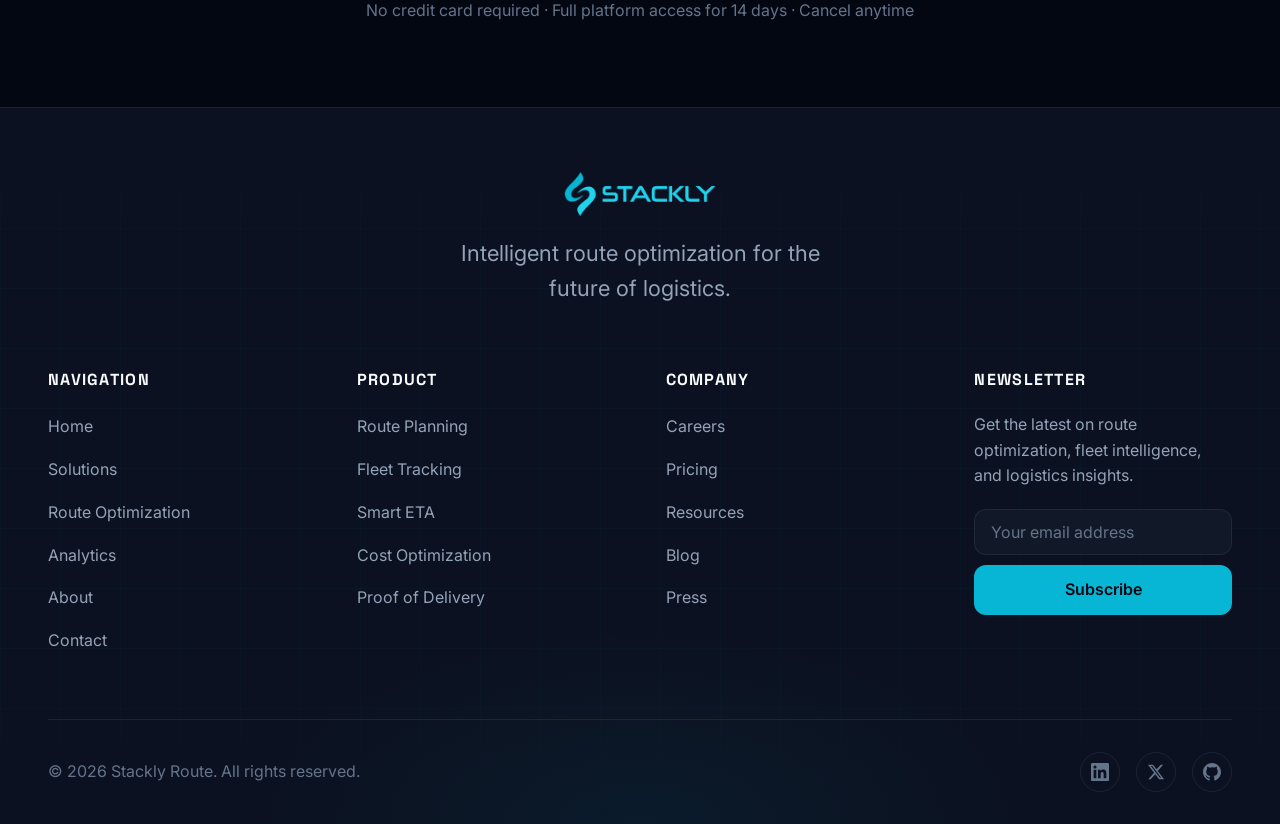
<file: pages/about.html>
<!DOCTYPE html>
<html lang="en">
<head>
  <meta charset="UTF-8">
  <meta name="viewport" content="width=device-width, initial-scale=1.0">
  <meta name="description" content="Learn about Stackly Route — our mission, story, and vision to build the intelligent nervous system for global logistics through AI-powered route optimization.">
  <title>About | Stackly Route</title>
  <link rel="preconnect" href="https://fonts.googleapis.com">
  <link rel="preconnect" href="https://fonts.gstatic.com" crossorigin>
  <link href="https://fonts.googleapis.com/css2?family=Inter:wght@300;400;500;600;700&family=Space+Grotesk:wght@400;500;600;700&display=swap" rel="stylesheet">
  <link rel="stylesheet" href="../css/base.css">
  <link rel="stylesheet" href="../css/navbar.css">
  <link rel="stylesheet" href="../css/footer.css">
  <link rel="stylesheet" href="../css/animations.css">
  <link rel="stylesheet" href="../css/about.css">
  <link rel="stylesheet" href="../css/responsive.css">
</head>
<body>
  <a href="#main-content" class="skip-link">Skip to main content</a>

  <!-- ═══════════════ NAVBAR ═══════════════ -->
  <header class="navbar scrolled" id="navbar" role="banner" data-navbar-permanent>
    <div class="navbar-container">
      <div class="navbar-logo">
        <a href="../index.html" class="logo-link" aria-label="Stackly Route Home">
          <img src="../assets/logo/logo-stackly.webp" alt="Stackly Route" width="180" height="40" loading="eager">
        </a>
      </div>
      <nav class="navbar-nav" role="navigation" aria-label="Main navigation">
        <ul class="nav-list">
          <li><a href="../index.html" class="nav-link">Home</a></li>
          <li><a href="solutions.html" class="nav-link">Solutions</a></li>
          <li><a href="route-optimization.html" class="nav-link">Route Optimization</a></li>
          <li><a href="analytics.html" class="nav-link">Analytics</a></li>
          <li><a href="about.html" class="nav-link active" aria-current="page">About</a></li>
          <li><a href="contact.html" class="nav-link">Contact</a></li>
        </ul>
        <div class="nav-indicator" aria-hidden="true"></div>
      </nav>
      <div class="navbar-auth">
        <a href="login.html" class="btn btn-text">Log In</a>
        <a href="../404.html" class="btn btn-primary btn-sm">Sign Up</a>
      </div>
      <button class="mobile-menu-toggle" id="mobileMenuToggle" aria-label="Toggle navigation menu" aria-expanded="false" aria-controls="mobileMenu">
        <span class="hamburger-line"></span>
        <span class="hamburger-line"></span>
        <span class="hamburger-line"></span>
      </button>
    </div>
    
  </header>

  <div class="mobile-menu" id="mobileMenu" aria-hidden="true">
      <div class="mobile-menu-head">
        <a href="../index.html" class="mobile-menu-logo" aria-label="Stackly Route Home">
          <img src="../assets/logo/logo-stackly.webp" alt="Stackly Route" width="128" height="28" loading="eager">
        </a>
        <button class="mobile-menu-close" id="mobileMenuClose" aria-label="Close menu" type="button">
          <svg width="18" height="18" viewBox="0 0 24 24" fill="none" stroke="currentColor" stroke-width="2" stroke-linecap="round" stroke-linejoin="round"><path d="M18 6 6 18"/><path d="m6 6 12 12"/></svg>
        </button>
      </div>
      <div class="mobile-menu-content">
        <p class="mobile-menu-eyebrow">Menu</p>
        <ul class="mobile-nav-list">
          <li><a href="../index.html" class="mobile-nav-link"><span class="mobile-nav-icon"><svg width="20" height="20" viewBox="0 0 24 24" fill="none" stroke="currentColor" stroke-width="1.5" stroke-linecap="round" stroke-linejoin="round"><path d="m3 9 9-7 9 7v11a2 2 0 0 1-2 2H5a2 2 0 0 1-2-2z"/><polyline points="9 22 9 12 15 12 15 22"/></svg></span><span class="mobile-nav-label">Home</span></a></li>
          <li><a href="solutions.html" class="mobile-nav-link"><span class="mobile-nav-icon"><svg width="20" height="20" viewBox="0 0 24 24" fill="none" stroke="currentColor" stroke-width="1.5" stroke-linecap="round" stroke-linejoin="round"><path d="M12 2 2 7l10 5 10-5-10-5z"/><path d="M2 17l10 5 10-5"/><path d="M2 12l10 5 10-5"/></svg></span><span class="mobile-nav-label">Solutions</span></a></li>
          <li><a href="route-optimization.html" class="mobile-nav-link"><span class="mobile-nav-icon"><svg width="20" height="20" viewBox="0 0 24 24" fill="none" stroke="currentColor" stroke-width="1.5" stroke-linecap="round" stroke-linejoin="round"><circle cx="6" cy="19" r="3"/><path d="M9 19h8.5a3.5 3.5 0 0 0 0-7h-11a3.5 3.5 0 0 1 0-7H15"/><circle cx="18" cy="5" r="3"/></svg></span><span class="mobile-nav-label">Route Optimization</span></a></li>
          <li><a href="analytics.html" class="mobile-nav-link"><span class="mobile-nav-icon"><svg width="20" height="20" viewBox="0 0 24 24" fill="none" stroke="currentColor" stroke-width="1.5" stroke-linecap="round" stroke-linejoin="round"><path d="M3 3v18h18"/><path d="M18 17V9"/><path d="M13 17V5"/><path d="M8 17v-3"/></svg></span><span class="mobile-nav-label">Analytics</span></a></li>
          <li><a href="about.html" class="mobile-nav-link active" aria-current="page"><span class="mobile-nav-icon"><svg width="20" height="20" viewBox="0 0 24 24" fill="none" stroke="currentColor" stroke-width="1.5" stroke-linecap="round" stroke-linejoin="round"><circle cx="12" cy="12" r="10"/><path d="M12 16v-4"/><path d="M12 8h.01"/></svg></span><span class="mobile-nav-label">About</span></a></li>
          <li><a href="contact.html" class="mobile-nav-link"><span class="mobile-nav-icon"><svg width="20" height="20" viewBox="0 0 24 24" fill="none" stroke="currentColor" stroke-width="1.5" stroke-linecap="round" stroke-linejoin="round"><rect x="2" y="4" width="20" height="16" rx="2"/><path d="m22 7-10 5L2 7"/></svg></span><span class="mobile-nav-label">Contact</span></a></li>
        </ul>
        <div class="mobile-auth">
          <a href="../404.html" class="btn btn-outline btn-full">Log In</a>
          <a href="../404.html" class="btn btn-primary btn-full">Sign Up</a>
        </div>
      </div>
    </div>


  <main id="main-content">

    <!-- ═══════════════ SECTION 1: ABOUT HERO ═══════════════ -->
    <section class="about-hero" aria-labelledby="about-hero-heading">
      <div class="about-hero-bg" aria-hidden="true"></div>
      <div class="about-hero-grid" aria-hidden="true"></div>
      <div class="about-hero-container">
        <div class="about-hero-layout">
          <div class="about-hero-text">
            <p class="about-hero-eyebrow reveal-up">Our Vision</p>
            <h1 class="about-hero-title reveal-up" id="about-hero-heading">
              We Believe Every Mile<br>Can Be <span class="accent">Smarter.</span>
            </h1>
            <p class="about-hero-desc reveal-up">Stackly Route was founded on a radical idea: that the world's logistics networks could think for themselves. We're building the intelligence that makes every route, every delivery, and every fleet decision better than the one before.</p>
            <div class="about-hero-stats reveal-up">
              <div>
                <div class="about-hero-stat-value" data-count="18.4" data-suffix="M+" data-decimals="1">0</div>
                <div class="about-hero-stat-label">Kilometers Optimized</div>
              </div>
              <div>
                <div class="about-hero-stat-value" data-count="2400" data-suffix="+">0</div>
                <div class="about-hero-stat-label">Fleets Powered</div>
              </div>
              <div>
                <div class="about-hero-stat-value" data-count="99.8" data-suffix="%" data-decimals="1">0</div>
                <div class="about-hero-stat-label">ETA Accuracy</div>
              </div>
            </div>
          </div>
          <div class="about-hero-visual reveal-right">
            <img src="../assets/images/sol-aerial.webp" alt="Aerial view of a modern logistics highway network" class="about-hero-image" loading="eager" width="600" height="500">
            <div class="about-hero-visual-overlay" aria-hidden="true"></div>
            <div class="about-hero-visual-routes" aria-hidden="true">
              <svg viewBox="0 0 600 500" fill="none" xmlns="http://www.w3.org/2000/svg">
                <path d="M50 450 C 150 400, 200 250, 350 200 S 500 100, 580 80" stroke="#06B6D4" stroke-width="2" stroke-dasharray="8 4" opacity="0.5"/>
                <path d="M30 300 C 120 280, 250 350, 400 280 S 520 200, 590 180" stroke="#8B5CF6" stroke-width="1.5" stroke-dasharray="6 4" opacity="0.4"/>
                <circle class="about-hero-visual-dot" cx="350" cy="200" r="4" fill="#06B6D4"/>
                <circle class="about-hero-visual-dot" cx="400" cy="280" r="4" fill="#06B6D4"/>
                <circle class="about-hero-visual-dot" cx="500" cy="100" r="4" fill="#06B6D4"/>
              </svg>
            </div>
            <div class="about-hero-badge reveal-up">
              <div class="about-hero-badge-icon">
                <svg width="20" height="20" viewBox="0 0 24 24" fill="none" stroke="currentColor" stroke-width="2" stroke-linecap="round" stroke-linejoin="round"><path d="M12 2v20M2 12h20"/></svg>
              </div>
              <div>
                <div class="about-hero-badge-text">AI-Powered Logistics Intelligence</div>
                <div class="about-hero-badge-sub">Trusted by industry leaders worldwide</div>
              </div>
            </div>
          </div>
        </div>
      </div>
    </section>

    <!-- ═══════════════ SECTION 2: OUR STORY ═══════════════ -->
    <section class="about-story" aria-labelledby="about-story-heading">
      <div class="container">
        <div class="about-story-header">
          <p class="section-eyebrow reveal-up">Our Journey</p>
          <h2 class="section-title reveal-up" id="about-story-heading">From a Bold Idea to Global Impact</h2>
          <p class="section-description reveal-up">We started with a simple question: What if every logistics decision could be made with perfect intelligence?</p>
        </div>

        <div class="about-story-chapters">
          <div class="about-story-route" aria-hidden="true">
            <div class="about-story-route-progress"></div>
          </div>

          <!-- Chapter 1 -->
          <div class="about-story-chapter reveal-up">
            <div class="about-story-chapter-content">
              <div class="about-story-chapter-label">Chapter 01</div>
              <h3 class="about-story-chapter-title">The Problem We Saw</h3>
              <p class="about-story-chapter-text">Modern logistics was drowning in complexity. Companies managed thousands of deliveries with spreadsheets and guesswork. Routes were planned once and never revisited. Fuel costs climbed. Deliveries missed windows. And fleets operated blind, without the intelligence to adapt.</p>
            </div>
            <div class="about-story-chapter-marker" aria-hidden="true">
              <div class="about-story-marker-dot">01</div>
            </div>
            <div class="about-story-chapter-visual">
              <img src="../assets/images/sol-fleet.webp" alt="Fleet of trucks at a logistics hub" class="about-story-chapter-image" loading="lazy" width="400" height="220">
              <div class="about-story-chapter-visual-stat">
                <div class="about-story-chapter-visual-stat-value">$4.2T</div>
                <div class="about-story-chapter-visual-stat-label">Global logistics market</div>
              </div>
            </div>
          </div>

          <!-- Chapter 2 -->
          <div class="about-story-chapter reveal-up">
            <div class="about-story-chapter-visual">
              <img src="../assets/images/sol-warehouse.webp" alt="Modern automated warehouse operations" class="about-story-chapter-image" loading="lazy" width="400" height="220">
              <div class="about-story-chapter-visual-stat">
                <div class="about-story-chapter-visual-stat-value">30%</div>
                <div class="about-story-chapter-visual-stat-label">Average route waste</div>
              </div>
            </div>
            <div class="about-story-chapter-marker" aria-hidden="true">
              <div class="about-story-marker-dot">02</div>
            </div>
            <div class="about-story-chapter-content">
              <div class="about-story-chapter-label">Chapter 02</div>
              <h3 class="about-story-chapter-title">The Idea Was Clear</h3>
              <p class="about-story-chapter-text">We believed that AI could analyze the millions of variables in logistics — traffic, weather, capacity, timing, cost — and produce routes that were not just good, but optimal. Not just for one truck, but for an entire network operating simultaneously.</p>
            </div>
          </div>

          <!-- Chapter 3 -->
          <div class="about-story-chapter reveal-up">
            <div class="about-story-chapter-content">
              <div class="about-story-chapter-label">Chapter 03</div>
              <h3 class="about-story-chapter-title">We Built the Engine</h3>
              <p class="about-story-chapter-text">Stackly Route's optimization engine processes millions of route permutations in seconds. It learns from every delivery, every delay, and every success. The more data it sees, the smarter it becomes — creating a flywheel of continuous improvement across our entire customer base.</p>
            </div>
            <div class="about-story-chapter-marker" aria-hidden="true">
              <div class="about-story-marker-dot">03</div>
            </div>
            <div class="about-story-chapter-visual">
              <img src="../assets/images/sol-hero.webp" alt="Technology team developing logistics AI" class="about-story-chapter-image" loading="lazy" width="400" height="220">
              <div class="about-story-chapter-visual-stat">
                <div class="about-story-chapter-visual-stat-value">2.5M+</div>
                <div class="about-story-chapter-visual-stat-label">Routes optimized daily</div>
              </div>
            </div>
          </div>

          <!-- Chapter 4 -->
          <div class="about-story-chapter reveal-up">
            <div class="about-story-chapter-visual">
              <img src="../assets/images/logistics-network.webp" alt="Global logistics network visualization" class="about-story-chapter-image" loading="lazy" width="400" height="220">
              <div class="about-story-chapter-visual-stat">
                <div class="about-story-chapter-visual-stat-value">40+</div>
                <div class="about-story-chapter-visual-stat-label">Countries reached</div>
              </div>
            </div>
            <div class="about-story-chapter-marker" aria-hidden="true">
              <div class="about-story-marker-dot">04</div>
            </div>
            <div class="about-story-chapter-content">
              <div class="about-story-chapter-label">Chapter 04</div>
              <h3 class="about-story-chapter-title">The Future Is Moving</h3>
              <p class="about-story-chapter-text">Today, Stackly Route powers intelligent logistics for over 2,400 companies across 40 countries. But we're just getting started. Our vision is a world where every vehicle, every route, and every delivery is part of a perfectly coordinated, zero-waste transportation network.</p>
            </div>
          </div>
        </div>
      </div>
    </section>

    <!-- ═══════════════ SECTION 3: OUR MISSION ═══════════════ -->
    <section class="about-mission" aria-labelledby="about-mission-heading">
      <div class="about-mission-bg" aria-hidden="true">
        <img src="../assets/images/sol-delivery.webp" alt="" loading="lazy" width="1920" height="1080">
      </div>
      <div class="about-mission-content">
        <p class="about-mission-eyebrow reveal-up">Our Mission</p>
        <h2 class="about-mission-title reveal-up" id="about-mission-heading">
          Making logistics <span class="accent">smarter</span>, more <span class="accent">efficient</span>, and more <span class="accent">sustainable</span>.
        </h2>
        <p class="about-mission-text reveal-up">We exist to prove that the movement of goods doesn't have to come at the cost of the planet. By harnessing the power of artificial intelligence, we help businesses optimize every decision — from the first route planned to the last mile delivered.</p>
        <div class="about-mission-pillars reveal-up">
          <div class="about-mission-pillar">
            <div class="about-mission-pillar-icon cyan">
              <svg width="24" height="24" viewBox="0 0 24 24" fill="none" stroke="currentColor" stroke-width="2" stroke-linecap="round" stroke-linejoin="round"><circle cx="12" cy="12" r="10"/><path d="M12 16v-4"/><path d="M12 8h.01"/></svg>
            </div>
            <h3 class="about-mission-pillar-title">Intelligence First</h3>
            <p class="about-mission-pillar-text">Every decision backed by data, every route optimized by AI, every outcome measurable.</p>
          </div>
          <div class="about-mission-pillar">
            <div class="about-mission-pillar-icon violet">
              <svg width="24" height="24" viewBox="0 0 24 24" fill="none" stroke="currentColor" stroke-width="2" stroke-linecap="round" stroke-linejoin="round"><path d="M21 16V8a2 2 0 0 0-1-1.73l-7-4a2 2 0 0 0-2 0l-7 4A2 2 0 0 0 3 8v8a2 2 0 0 0 1 1.73l7 4a2 2 0 0 0 2 0l7-4A2 2 0 0 0 21 16z"/></svg>
            </div>
            <h3 class="about-mission-pillar-title">Built for Operations</h3>
            <p class="about-mission-pillar-text">Technology that works in the real world — on busy roads, tight deadlines, and tight margins.</p>
          </div>
          <div class="about-mission-pillar">
            <div class="about-mission-pillar-icon emerald">
              <svg width="24" height="24" viewBox="0 0 24 24" fill="none" stroke="currentColor" stroke-width="2" stroke-linecap="round" stroke-linejoin="round"><path d="M12 2v20M17 5H9.5a3.5 3.5 0 0 0 0 7h5a3.5 3.5 0 0 1 0 7H6"/></svg>
            </div>
            <h3 class="about-mission-pillar-title">Sustainable by Design</h3>
            <p class="about-mission-pillar-text">Reducing waste and emissions is not a feature — it's a core part of how we build.</p>
          </div>
        </div>
      </div>
    </section>

    <!-- ═══════════════ SECTION 4: OUR APPROACH ═══════════════ -->
    <section class="about-approach" aria-labelledby="about-approach-heading">
      <div class="container">
        <div class="about-approach-intro">
          <p class="section-eyebrow reveal-up">Philosophy</p>
          <h2 class="section-title reveal-up" id="about-approach-heading">How We Think</h2>
          <p class="section-description reveal-up">Four principles guide everything we build, every decision we make, and every partnership we form.</p>
        </div>

        <div class="about-approach-list">
          <!-- Principle 1 -->
          <div class="about-approach-item reveal-up">
            <div class="about-approach-header">
              <div class="about-approach-header-left">
                <span class="about-approach-number">01</span>
                <span class="about-approach-item-title">Intelligence First</span>
              </div>
              <div class="about-approach-toggle" aria-hidden="true">
                <svg width="16" height="16" viewBox="0 0 24 24" fill="none" stroke="currentColor" stroke-width="2" stroke-linecap="round" stroke-linejoin="round"><path d="M5 12h14"/><path d="M12 5v14"/></svg>
              </div>
            </div>
            <div class="about-approach-body">
              <div class="about-approach-body-inner">
                <div>
                  <p class="about-approach-body-text">We believe that every logistics decision — from the first mile to the last — should be informed by data and guided by artificial intelligence. Our platform continuously learns from millions of route permutations, traffic patterns, and delivery outcomes to make every subsequent decision smarter.</p>
                  <p class="about-approach-body-text">This isn't about replacing human judgment. It's about augmenting it with the kind of computational intelligence that only machines can provide — at a scale no human team could match.</p>
                </div>
                <div class="about-approach-body-visual" aria-hidden="true">
                  <svg viewBox="0 0 400 200" fill="none">
                    <circle cx="200" cy="100" r="60" stroke="#06B6D4" stroke-width="1" opacity="0.3"/>
                    <circle cx="200" cy="100" r="30" stroke="#06B6D4" stroke-width="1.5" opacity="0.5"/>
                    <circle cx="200" cy="100" r="5" fill="#06B6D4"/>
                    <line x1="200" y1="40" x2="200" y2="10" stroke="#06B6D4" stroke-width="1" opacity="0.3"/>
                    <circle cx="200" cy="10" r="3" fill="#06B6D4" opacity="0.5"/>
                    <line x1="252" y1="70" x2="280" y2="50" stroke="#06B6D4" stroke-width="1" opacity="0.3"/>
                    <circle cx="280" cy="50" r="3" fill="#06B6D4" opacity="0.5"/>
                    <line x1="260" y1="100" x2="290" y2="100" stroke="#06B6D4" stroke-width="1" opacity="0.3"/>
                    <circle cx="290" cy="100" r="3" fill="#8B5CF6" opacity="0.5"/>
                    <line x1="252" y1="130" x2="280" y2="150" stroke="#06B6D4" stroke-width="1" opacity="0.3"/>
                    <circle cx="280" cy="150" r="3" fill="#06B6D4" opacity="0.5"/>
                    <line x1="148" y1="70" x2="120" y2="50" stroke="#8B5CF6" stroke-width="1" opacity="0.3"/>
                    <circle cx="120" cy="50" r="3" fill="#8B5CF6" opacity="0.5"/>
                    <line x1="140" y1="100" x2="110" y2="100" stroke="#8B5CF6" stroke-width="1" opacity="0.3"/>
                    <circle cx="110" cy="100" r="3" fill="#06B6D4" opacity="0.5"/>
                    <line x1="148" y1="130" x2="120" y2="150" stroke="#8B5CF6" stroke-width="1" opacity="0.3"/>
                    <circle cx="120" cy="150" r="3" fill="#8B5CF6" opacity="0.5"/>
                  </svg>
                </div>
              </div>
            </div>
          </div>

          <!-- Principle 2 -->
          <div class="about-approach-item reveal-up">
            <div class="about-approach-header">
              <div class="about-approach-header-left">
                <span class="about-approach-number">02</span>
                <span class="about-approach-item-title">Designed for Real Operations</span>
              </div>
              <div class="about-approach-toggle" aria-hidden="true">
                <svg width="16" height="16" viewBox="0 0 24 24" fill="none" stroke="currentColor" stroke-width="2" stroke-linecap="round" stroke-linejoin="round"><path d="M5 12h14"/><path d="M12 5v14"/></svg>
              </div>
            </div>
            <div class="about-approach-body">
              <div class="about-approach-body-inner">
                <div>
                  <p class="about-approach-body-text">We build for the real world — where trucks break down, weather changes plans, and drivers need simple tools. Every feature in Stackly Route is tested against the chaos of actual logistics operations before it reaches our customers.</p>
                  <p class="about-approach-body-text">Our platform works on any device, in any network condition, and integrates seamlessly with the tools dispatchers already use. Technology should simplify operations, not complicate them.</p>
                </div>
                <div class="about-approach-body-visual" aria-hidden="true">
                  <svg viewBox="0 0 400 200" fill="none">
                    <rect x="40" y="40" width="140" height="120" rx="8" stroke="#06B6D4" stroke-width="1.5" opacity="0.4"/>
                    <rect x="50" y="55" width="80" height="8" rx="2" fill="#06B6D4" opacity="0.3"/>
                    <rect x="50" y="70" width="100" height="6" rx="2" fill="#06B6D4" opacity="0.15"/>
                    <rect x="50" y="82" width="70" height="6" rx="2" fill="#06B6D4" opacity="0.15"/>
                    <rect x="50" y="94" width="110" height="6" rx="2" fill="#06B6D4" opacity="0.15"/>
                    <circle cx="110" cy="130" r="8" fill="#06B6D4" opacity="0.3"/>
                    <path d="M220 60 L380 60 L380 160 L220 160 Z" stroke="#8B5CF6" stroke-width="1" opacity="0.3" stroke-dasharray="4 4"/>
                    <circle cx="300" cy="100" r="3" fill="#8B5CF6" opacity="0.5"/>
                    <circle cx="260" cy="80" r="3" fill="#8B5CF6" opacity="0.3"/>
                    <circle cx="340" cy="80" r="3" fill="#8B5CF6" opacity="0.3"/>
                    <circle cx="260" cy="120" r="3" fill="#8B5CF6" opacity="0.3"/>
                    <circle cx="340" cy="120" r="3" fill="#8B5CF6" opacity="0.3"/>
                  </svg>
                </div>
              </div>
            </div>
          </div>

          <!-- Principle 3 -->
          <div class="about-approach-item reveal-up">
            <div class="about-approach-header">
              <div class="about-approach-header-left">
                <span class="about-approach-number">03</span>
                <span class="about-approach-item-title">Always Optimizing</span>
              </div>
              <div class="about-approach-toggle" aria-hidden="true">
                <svg width="16" height="16" viewBox="0 0 24 24" fill="none" stroke="currentColor" stroke-width="2" stroke-linecap="round" stroke-linejoin="round"><path d="M5 12h14"/><path d="M12 5v14"/></svg>
              </div>
            </div>
            <div class="about-approach-body">
              <div class="about-approach-body-inner">
                <div>
                  <p class="about-approach-body-text">Optimization isn't a one-time event — it's a continuous cycle. Every route that runs improves the model. Every delivery outcome becomes training data. Our platform doesn't just optimize once; it optimizes forever, creating a self-improving system that compounds its value over time.</p>
                  <p class="about-approach-body-text">This means that the Stackly Route you use today will be significantly smarter than the one you used last quarter — and next quarter, it'll be better still.</p>
                </div>
                <div class="about-approach-body-visual" aria-hidden="true">
                  <svg viewBox="0 0 400 200" fill="none">
                    <circle cx="200" cy="100" r="70" stroke="#10B981" stroke-width="1" opacity="0.2"/>
                    <circle cx="200" cy="100" r="50" stroke="#10B981" stroke-width="1.5" opacity="0.3"/>
                    <circle cx="200" cy="100" r="30" stroke="#10B981" stroke-width="2" opacity="0.4"/>
                    <path d="M200 30 A70 70 0 0 1 270 100" stroke="#10B981" stroke-width="2.5" stroke-linecap="round" opacity="0.8"/>
                    <circle cx="270" cy="100" r="5" fill="#10B981"/>
                    <path d="M130 100 A70 70 0 0 1 200 170" stroke="#06B6D4" stroke-width="2.5" stroke-linecap="round" opacity="0.8"/>
                    <circle cx="130" cy="100" r="5" fill="#06B6D4"/>
                  </svg>
                </div>
              </div>
            </div>
          </div>

          <!-- Principle 4 -->
          <div class="about-approach-item reveal-up">
            <div class="about-approach-header">
              <div class="about-approach-header-left">
                <span class="about-approach-number">04</span>
                <span class="about-approach-item-title">Built for the Future</span>
              </div>
              <div class="about-approach-toggle" aria-hidden="true">
                <svg width="16" height="16" viewBox="0 0 24 24" fill="none" stroke="currentColor" stroke-width="2" stroke-linecap="round" stroke-linejoin="round"><path d="M5 12h14"/><path d="M12 5v14"/></svg>
              </div>
            </div>
            <div class="about-approach-body">
              <div class="about-approach-body-inner">
                <div>
                  <p class="about-approach-body-text">Sustainability isn't an afterthought — it's baked into our architecture. Every optimized route reduces fuel consumption. Every empty-mile eliminated means fewer emissions. We believe that what's good for business can also be good for the planet.</p>
                  <p class="about-approach-body-text">We're also building for scale. As global logistics networks grow more complex, our platform is designed to handle that complexity without compromising performance or accuracy.</p>
                </div>
                <div class="about-approach-body-visual" aria-hidden="true">
                  <svg viewBox="0 0 400 200" fill="none">
                    <path d="M40 160 L200 160 L200 40 L360 40" stroke="#06B6D4" stroke-width="1" opacity="0.2"/>
                    <path d="M40 120 L140 120 L140 60 L360 60" stroke="#06B6D4" stroke-width="1" opacity="0.15"/>
                    <path d="M40 80 L100 80 L100 40 L360 40" stroke="#8B5CF6" stroke-width="1" opacity="0.15"/>
                    <rect x="40" y="30" width="80" height="140" rx="4" stroke="#06B6D4" stroke-width="1.5" opacity="0.4"/>
                    <text x="80" y="105" font-family="Space Grotesk" font-size="24" fill="#06B6D4" text-anchor="middle" opacity="0.6">30%</text>
                    <text x="80" y="125" font-family="Inter" font-size="10" fill="#94A3B8" text-anchor="middle">reduction</text>
                    <rect x="160" y="50" width="80" height="120" rx="4" stroke="#10B981" stroke-width="1.5" opacity="0.4"/>
                    <text x="200" y="105" font-family="Space Grotesk" font-size="24" fill="#10B981" text-anchor="middle" opacity="0.6">25%</text>
                    <text x="200" y="125" font-family="Inter" font-size="10" fill="#94A3B8" text-anchor="middle">less waste</text>
                    <rect x="280" y="40" width="80" height="130" rx="4" stroke="#8B5CF6" stroke-width="1.5" opacity="0.4"/>
                    <text x="320" y="105" font-family="Space Grotesk" font-size="24" fill="#8B5CF6" text-anchor="middle" opacity="0.6">20%</text>
                    <text x="320" y="125" font-family="Inter" font-size="10" fill="#94A3B8" text-anchor="middle">lower fuel</text>
                  </svg>
                </div>
              </div>
            </div>
          </div>
        </div>
      </div>
    </section>

    <!-- ═══════════════ SECTION 5: OUR IMPACT ═══════════════ -->
    <section class="about-impact" aria-labelledby="about-impact-heading">
      <div class="container">
        <div class="about-impact-header">
          <p class="section-eyebrow reveal-up">Our Impact</p>
          <h2 class="section-title reveal-up" id="about-impact-heading">The Numbers Behind Our Mission</h2>
          <p class="section-description reveal-up">Every statistic represents a real improvement — less waste, faster delivery, lower costs, and a smaller environmental footprint.</p>
        </div>

        <div class="about-impact-grid">
          <div class="about-impact-card reveal-up">
            <div class="about-impact-card-value" data-count="18" data-suffix="M+">0</div>
            <div class="about-impact-card-label">Kilometers Optimized</div>
            <div class="about-impact-card-bar"><div class="about-impact-card-bar-fill" data-width="90%"></div></div>
          </div>
          <div class="about-impact-card reveal-up">
            <div class="about-impact-card-value" data-count="30" data-suffix="%">0</div>
            <div class="about-impact-card-label">Less Route Waste</div>
            <div class="about-impact-card-bar"><div class="about-impact-card-bar-fill" data-width="75%"></div></div>
          </div>
          <div class="about-impact-card reveal-up">
            <div class="about-impact-card-value" data-count="25" data-suffix="%">0</div>
            <div class="about-impact-card-label">Improved Efficiency</div>
            <div class="about-impact-card-bar"><div class="about-impact-card-bar-fill" data-width="65%"></div></div>
          </div>
          <div class="about-impact-card reveal-up">
            <div class="about-impact-card-value" data-count="20" data-suffix="%">0</div>
            <div class="about-impact-card-label">Lower Fuel Usage</div>
            <div class="about-impact-card-bar"><div class="about-impact-card-bar-fill" data-width="55%"></div></div>
          </div>
        </div>

        <div class="about-impact-visual reveal-up">
          <img src="../assets/images/fleet-tracking.webp" alt="Fleet of vehicles on a logistics highway" loading="lazy" width="1200" height="300">
          <div class="about-impact-visual-overlay" aria-hidden="true"></div>
          <div class="about-impact-visual-routes" aria-hidden="true">
            <svg viewBox="0 0 1200 300" fill="none">
              <path class="about-impact-route-line" d="M0 200 C 200 180, 400 100, 600 120 S 900 200, 1200 160"/>
              <path class="about-impact-route-line" d="M0 140 C 150 160, 350 220, 550 180 S 800 80, 1000 120 S 1150 160, 1200 140" style="animation-delay: 0.5s"/>
              <path class="about-impact-route-line" d="M0 250 C 250 230, 500 280, 750 240 S 1000 180, 1200 220" style="animation-delay: 1s"/>
              <circle cx="600" cy="120" r="5" fill="#06B6D4" opacity="0.6"/>
              <circle cx="750" cy="240" r="4" fill="#8B5CF6" opacity="0.5"/>
              <circle cx="300" cy="180" r="4" fill="#06B6D4" opacity="0.4"/>
            </svg>
          </div>
        </div>
      </div>
    </section>

    <!-- ═══════════════ SECTION 6: THE PEOPLE ═══════════════ -->
    <section class="about-people" aria-labelledby="about-people-heading">
      <div class="container">
        <div class="about-people-header">
          <p class="section-eyebrow reveal-up">Our Team</p>
          <h2 class="section-title reveal-up" id="about-people-heading">People Who Move the World Forward</h2>
          <p class="section-description reveal-up">Behind every optimized route is a team of engineers, designers, and logistics experts who believe technology should make the world work better.</p>
        </div>

        <div class="about-people-showcase">
          <div class="about-people-main reveal-up">
            <div class="about-people-main-image">
              <img src="../assets/images/sol-delivery.webp" alt="Stackly Route team collaborating on logistics solutions" loading="lazy" width="600" height="420">
              <div class="about-people-main-image-overlay" aria-hidden="true"></div>
            </div>
            <div class="about-people-main-content">
              <h3>A team driven by purpose, not just technology</h3>
              <p>We come from logistics, from AI research, from operational excellence. But what unites us is a shared belief that the movement of goods can be fundamentally better — for businesses, for people, and for the planet.</p>
              <div class="about-people-main-stats">
                <div class="about-people-main-stat">
                  <div class="about-people-main-stat-value" data-count="120" data-suffix="+">0</div>
                  <div class="about-people-main-stat-label">Team Members</div>
                </div>
                <div class="about-people-main-stat">
                  <div class="about-people-main-stat-value" data-count="12">0</div>
                  <div class="about-people-main-stat-label">Countries</div>
                </div>
                <div class="about-people-main-stat">
                  <div class="about-people-main-stat-value" data-count="45" data-suffix="%">0</div>
                  <div class="about-people-main-stat-label">Women in Engineering</div>
                </div>
                <div class="about-people-main-stat">
                  <div class="about-people-main-stat-value" data-count="15" data-suffix="+">0</div>
                  <div class="about-people-main-stat-label">Years Avg Experience</div>
                </div>
              </div>
            </div>
          </div>

          <div class="about-people-cultures reveal-up">
            <div class="about-people-culture">
              <div class="about-people-culture-icon cyan">
                <svg width="20" height="20" viewBox="0 0 24 24" fill="none" stroke="currentColor" stroke-width="2" stroke-linecap="round" stroke-linejoin="round"><path d="M12 2v20M2 12h20"/></svg>
              </div>
              <h4 class="about-people-culture-title">Engineering Excellence</h4>
              <p class="about-people-culture-text">We write code that runs at scale — handling millions of route calculations per second with sub-second response times.</p>
            </div>
            <div class="about-people-culture">
              <div class="about-people-culture-icon violet">
                <svg width="20" height="20" viewBox="0 0 24 24" fill="none" stroke="currentColor" stroke-width="2" stroke-linecap="round" stroke-linejoin="round"><circle cx="12" cy="12" r="10"/><path d="M12 6v6l4 2"/></svg>
              </div>
              <h4 class="about-people-culture-title">Customer Obsession</h4>
              <p class="about-people-culture-text">Every feature we ship starts with a real problem from a real customer. We listen, we build, and we iterate until the solution is unmistakably better.</p>
            </div>
            <div class="about-people-culture">
              <div class="about-people-culture-icon emerald">
                <svg width="20" height="20" viewBox="0 0 24 24" fill="none" stroke="currentColor" stroke-width="2" stroke-linecap="round" stroke-linejoin="round"><path d="M12 22s8-4 8-10V5l-8-3-8 3v7c0 6 8 10 8 10z"/></svg>
              </div>
              <h4 class="about-people-culture-title">Radical Transparency</h4>
              <p class="about-people-culture-text">We share our metrics, our roadmap, and our mistakes. Trust is built through openness, and we believe our customers deserve to see exactly how we operate.</p>
            </div>
          </div>
        </div>
      </div>
    </section>

    <!-- ═══════════════ SECTION 7: ABOUT CTA ═══════════════ -->
    <section class="about-cta" aria-labelledby="about-cta-heading">
      <div class="about-cta-bg" aria-hidden="true">
        <svg class="about-cta-network" viewBox="0 0 1200 400" preserveAspectRatio="xMidYMid slice">
          <line x1="80" y1="60" x2="250" y2="120"/>
          <line x1="250" y1="120" x2="450" y2="80"/>
          <line x1="450" y1="80" x2="650" y2="150"/>
          <line x1="650" y1="150" x2="850" y2="100"/>
          <line x1="850" y1="100" x2="1050" y2="140"/>
          <line x1="80" y1="280" x2="300" y2="240"/>
          <line x1="300" y1="240" x2="500" y2="300"/>
          <line x1="500" y1="300" x2="700" y2="260"/>
          <line x1="700" y1="260" x2="900" y2="300"/>
          <line x1="900" y1="300" x2="1100" y2="250"/>
          <line x1="250" y1="120" x2="300" y2="240"/>
          <line x1="450" y1="80" x2="500" y2="300"/>
          <line x1="650" y1="150" x2="700" y2="260"/>
          <line x1="850" y1="100" x2="900" y2="300"/>
          <line x1="100" y1="180" x2="400" y2="180"/>
          <line x1="400" y1="180" x2="800" y2="200"/>
          <line x1="800" y1="200" x2="1150" y2="180"/>
          <!-- Nodes -->
          <circle cx="80" cy="60" r="3" fill="#06B6D4"/>
          <circle cx="250" cy="120" r="4" fill="#06B6D4"/>
          <circle cx="450" cy="80" r="3" fill="#06B6D4"/>
          <circle cx="650" cy="150" r="5" fill="#06B6D4"/>
          <circle cx="850" cy="100" r="3" fill="#06B6D4"/>
          <circle cx="1050" cy="140" r="4" fill="#8B5CF6"/>
          <circle cx="80" cy="280" r="3" fill="#8B5CF6"/>
          <circle cx="300" cy="240" r="4" fill="#06B6D4"/>
          <circle cx="500" cy="300" r="3" fill="#06B6D4"/>
          <circle cx="700" cy="260" r="4" fill="#8B5CF6"/>
          <circle cx="900" cy="300" r="3" fill="#06B6D4"/>
          <circle cx="1100" cy="250" r="4" fill="#06B6D4"/>
        </svg>
      </div>

      <div class="about-cta-content">
        <p class="about-cta-eyebrow reveal-up">Join the Movement</p>
        <h2 class="about-cta-title reveal-up" id="about-cta-heading">The Future of Logistics Is Already Moving.</h2>
        <p class="about-cta-desc reveal-up">Whether you're a logistics leader looking to transform your fleet, or a builder who wants to shape the future of transportation — we'd love to hear from you.</p>
        <div class="about-cta-actions reveal-up">
          <a href="../404.html" class="btn btn-primary btn-lg">
            <span>Talk to Our Team</span>
            <svg class="btn-icon" width="18" height="18" viewBox="0 0 24 24" fill="none" stroke="currentColor" stroke-width="2" stroke-linecap="round" stroke-linejoin="round"><path d="M5 12h14"/><path d="m12 5 7 7-7 7"/></svg>
          </a>
          <a href="../404.html" class="btn btn-outline btn-lg">Explore Solutions</a>
        </div>
        <p class="about-cta-note">No credit card required &middot; Full platform access for 14 days &middot; Cancel anytime</p>
      </div>
    </section>

  </main>

  <!-- ═══════════════ FOOTER ═══════════════ -->
  <footer class="footer" role="contentinfo">
    <div class="footer-bg" aria-hidden="true">
      <div class="footer-grid"></div>
      <div class="footer-glow"></div>
    </div>
    <div class="container">
      <div class="footer-top">
        <a href="../index.html" class="footer-logo" aria-label="Stackly Route Home"><img src="../assets/logo/logo-stackly.webp" alt="Stackly Route" width="220" height="48" loading="lazy"></a>
        <p class="footer-tagline">Intelligent route optimization for the future of logistics.</p>
      </div>
      <div class="footer-columns">
        <div class="footer-column">
          <h3 class="footer-column-title">Navigation</h3>
          <ul class="footer-links">
            <li><a href="../index.html">Home</a></li>
            <li><a href="solutions.html">Solutions</a></li>
            <li><a href="route-optimization.html">Route Optimization</a></li>
            <li><a href="analytics.html">Analytics</a></li>
            <li><a href="about.html">About</a></li>
            <li><a href="contact.html">Contact</a></li>
          </ul>
        </div>
        <div class="footer-column">
          <h3 class="footer-column-title">Product</h3>
          <ul class="footer-links">
            <li><a href="../404.html">Route Planning</a></li>
            <li><a href="../404.html">Fleet Tracking</a></li>
            <li><a href="../404.html">Smart ETA</a></li>
            <li><a href="../404.html">Cost Optimization</a></li>
            <li><a href="../404.html">Proof of Delivery</a></li>
          </ul>
        </div>
        <div class="footer-column">
          <h3 class="footer-column-title">Company</h3>
          <ul class="footer-links">
            <li><a href="../404.html">Careers</a></li>
            <li><a href="../404.html">Pricing</a></li>
            <li><a href="../404.html">Resources</a></li>
            <li><a href="../404.html">Blog</a></li>
            <li><a href="../404.html">Press</a></li>
          </ul>
        </div>
        <div class="footer-column">
          <h3 class="footer-column-title">Newsletter</h3>
          <p class="footer-newsletter-text">Get the latest on route optimization, fleet intelligence, and logistics insights.</p>
          <form class="footer-newsletter" id="footerNewsletter" novalidate>
            <label class="sr-only" for="footerNewsletterEmail">Email address</label>
            <input type="email" id="footerNewsletterEmail" class="footer-newsletter-input" placeholder="Your email address" required>
            <button type="submit" class="footer-newsletter-btn">Subscribe</button>
          </form>
          <p class="footer-newsletter-note" aria-live="polite"></p>
        </div>
      </div>
      <div class="footer-bottom">
        <p class="footer-copyright">&copy; 2026 Stackly Route. All rights reserved.</p>
        <div class="footer-legal">
        </div>
        <div class="footer-social">
          <a href="../404.html" aria-label="LinkedIn"><svg width="18" height="18" viewBox="0 0 24 24" fill="currentColor"><path d="M20.447 20.452h-3.554v-5.569c0-1.328-.027-3.037-1.852-3.037-1.853 0-2.136 1.445-2.136 2.939v5.667H9.351V9h3.414v1.561h.046c.477-.9 1.637-1.85 3.37-1.85 3.601 0 4.267 2.37 4.267 5.455v6.286zM5.337 7.433a2.062 2.062 0 0 1-2.063-2.065 2.064 2.064 0 1 1 2.063 2.065zm1.782 13.019H3.555V9h3.564v11.452zM22.225 0H1.771C.792 0 0 .774 0 1.729v20.542C0 23.227.792 24 1.771 24h20.451C23.2 24 24 23.227 24 22.271V1.729C24 .774 23.2 0 22.222 0h.003z"/></svg></a>
          <a href="../404.html" aria-label="Twitter"><svg width="18" height="18" viewBox="0 0 24 24" fill="currentColor"><path d="M18.244 2.25h3.308l-7.227 8.26 8.502 11.24H16.17l-5.214-6.817L4.99 21.75H1.68l7.73-8.835L1.254 2.25H8.08l4.713 6.231zm-1.161 17.52h1.833L7.084 4.126H5.117z"/></svg></a>
          <a href="../404.html" aria-label="GitHub"><svg width="18" height="18" viewBox="0 0 24 24" fill="currentColor"><path d="M12 0C5.374 0 0 5.373 0 12c0 5.302 3.438 9.8 8.207 11.387.599.111.793-.261.793-.577v-2.234c-3.338.726-4.033-1.416-4.033-1.416-.546-1.387-1.333-1.756-1.333-1.756-1.089-.745.083-.729.083-.729 1.205.084 1.839 1.237 1.839 1.237 1.07 1.834 2.807 1.304 3.492.997.107-.775.418-1.305.762-1.604-2.665-.305-5.467-1.334-5.467-5.931 0-1.311.469-2.381 1.236-3.221-.124-.303-.535-1.524.117-3.176 0 0 1.008-.322 3.301 1.23A11.509 11.509 0 0 1 12 5.803c1.02.005 2.047.138 3.006.404 2.291-1.552 3.297-1.23 3.297-1.23.653 1.653.242 2.874.118 3.176.77.84 1.235 1.911 1.235 3.221 0 4.609-2.807 5.624-5.479 5.921.43.372.823 1.102.823 2.222v3.293c0 .319.192.694.801.576C20.566 21.797 24 17.3 24 12c0-6.627-5.373-12-12-12z"/></svg></a>
        </div>
      </div>
    </div>
  </footer>

  <script src="../js/main.js"></script>
  <script src="../js/about.js"></script>
</body>
</html>
</file>
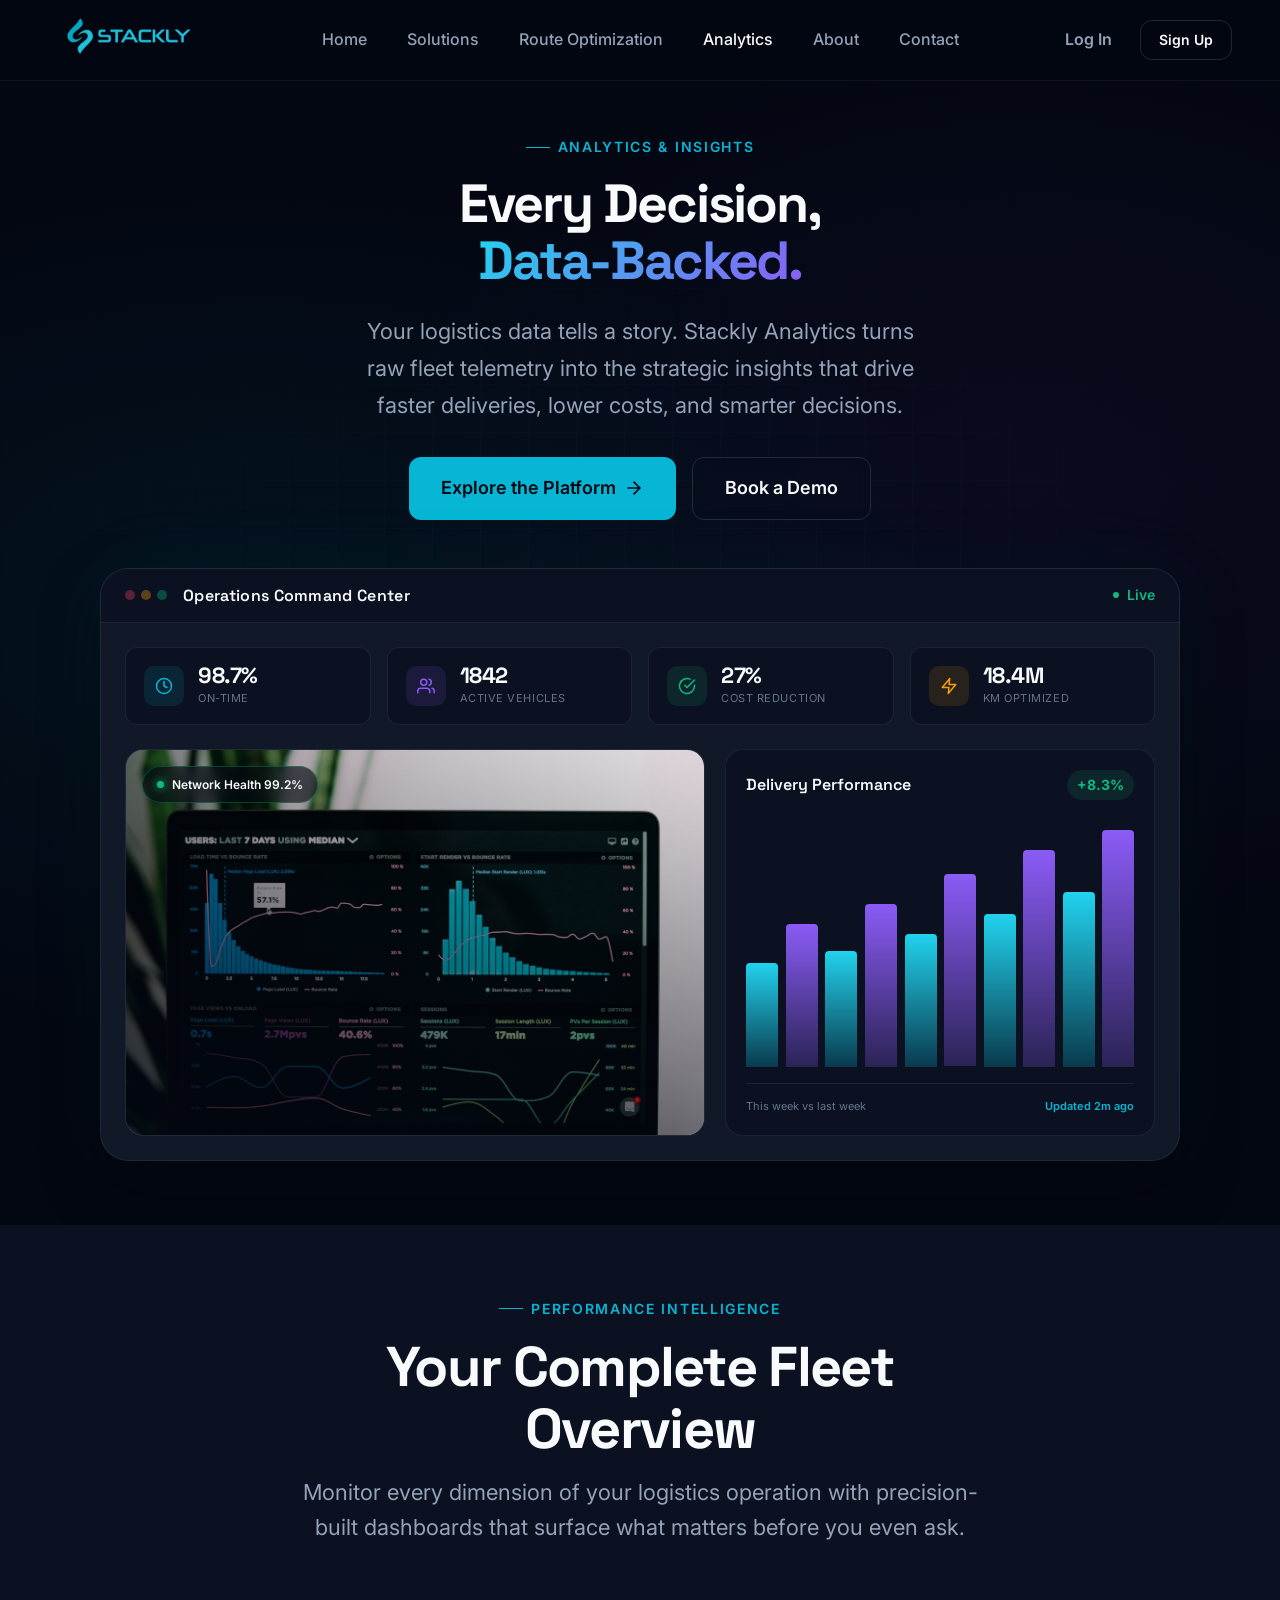
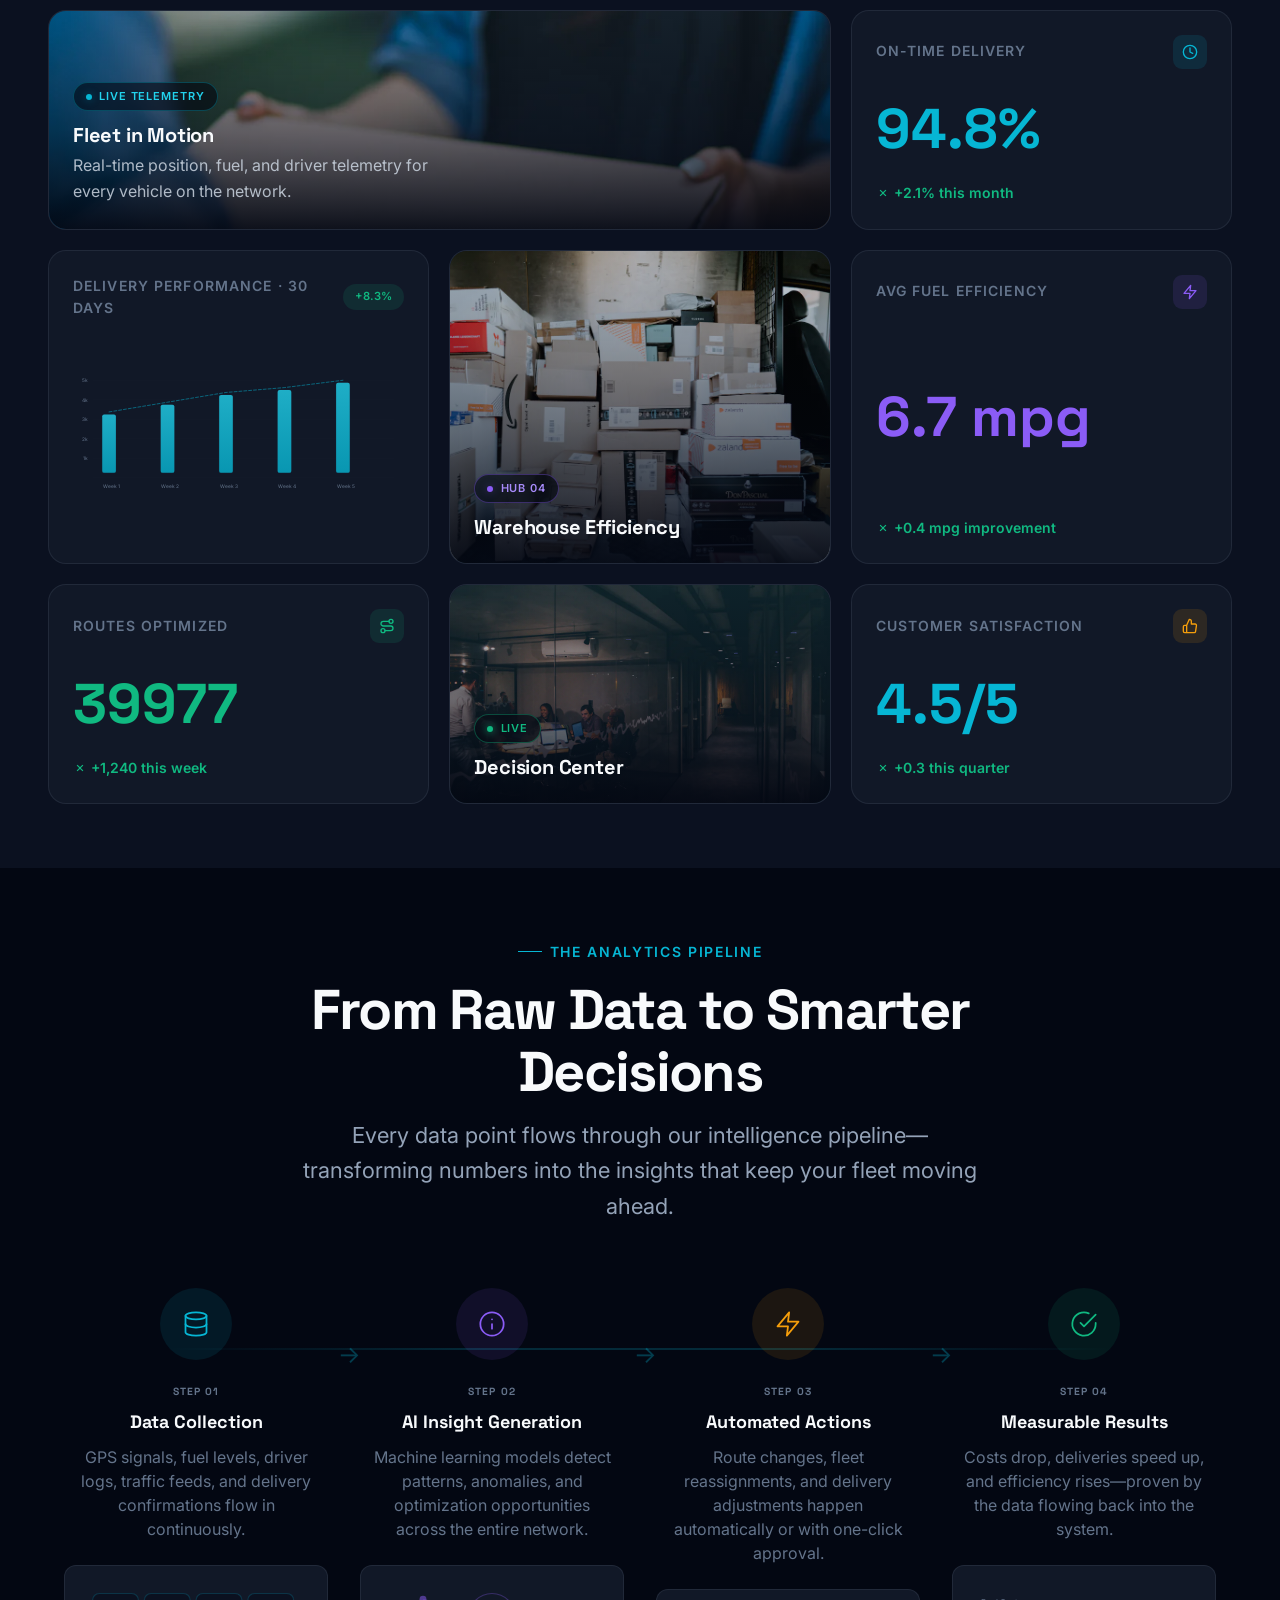
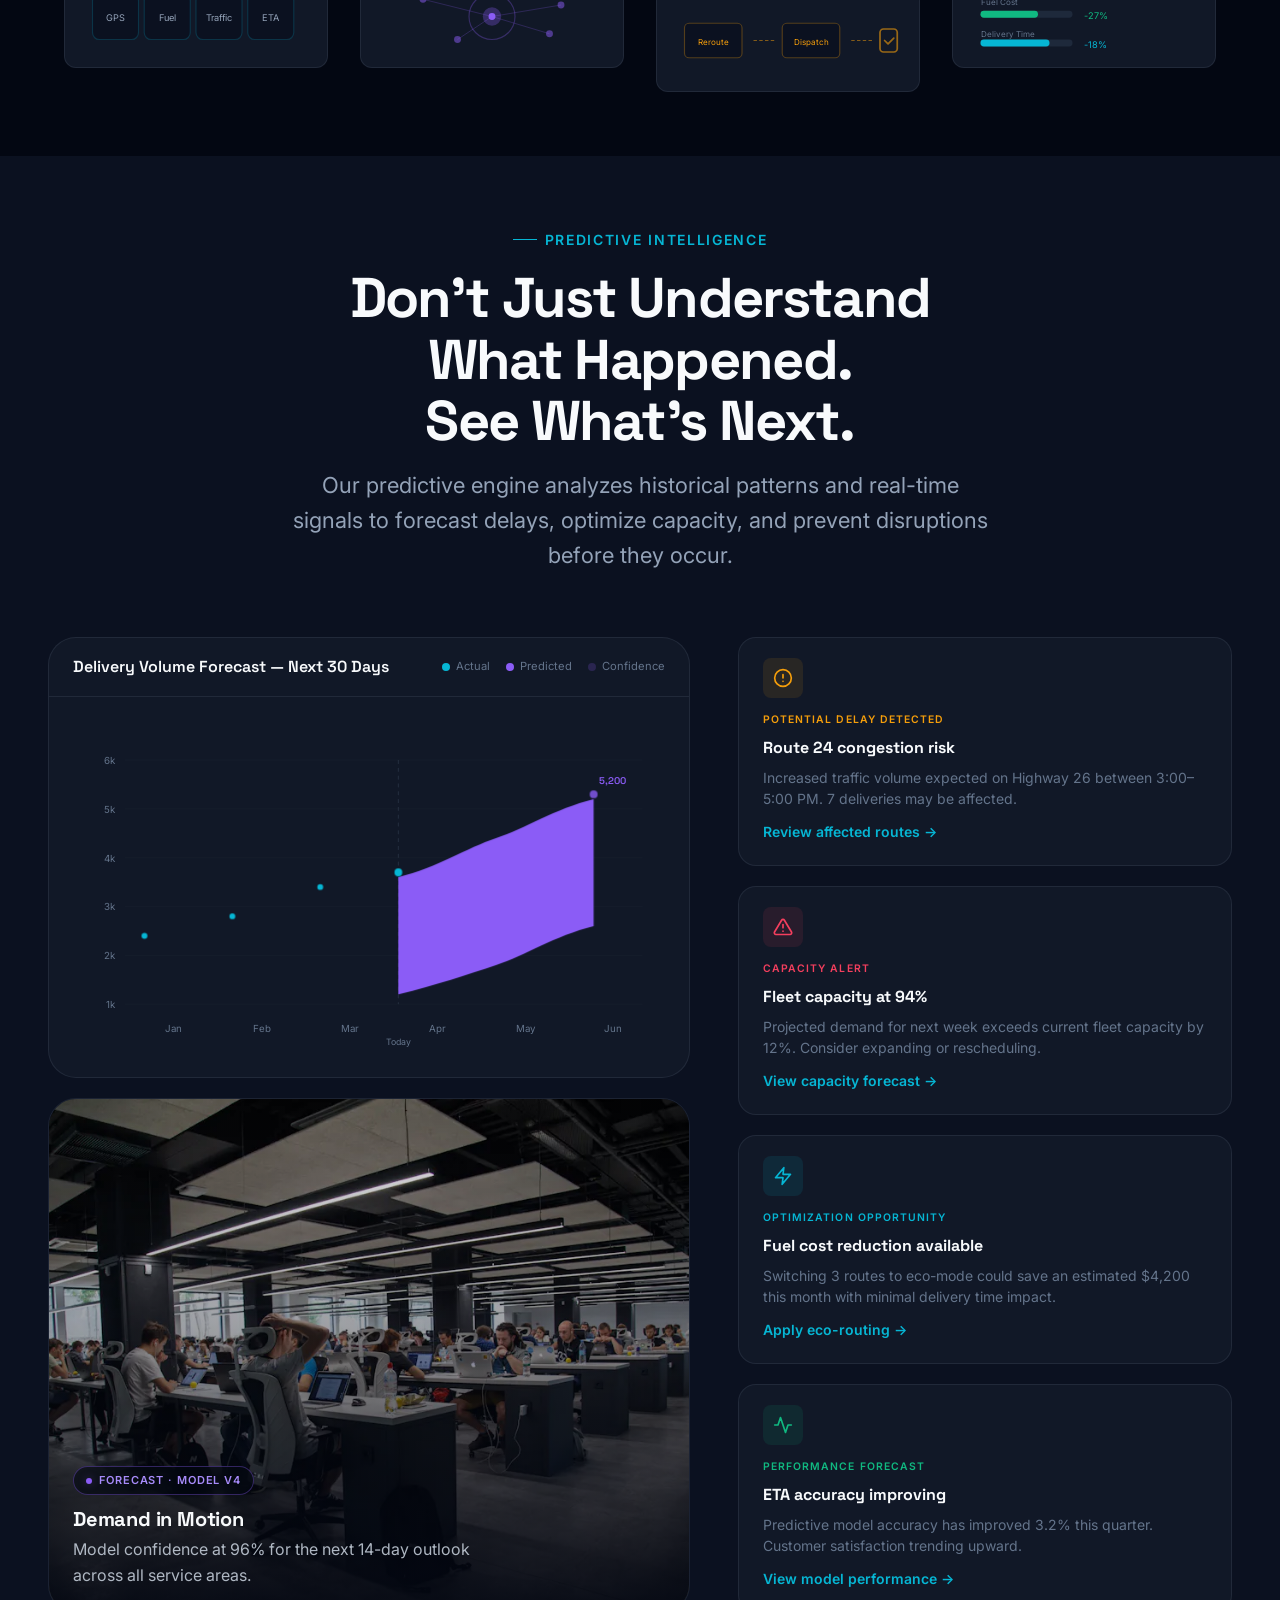
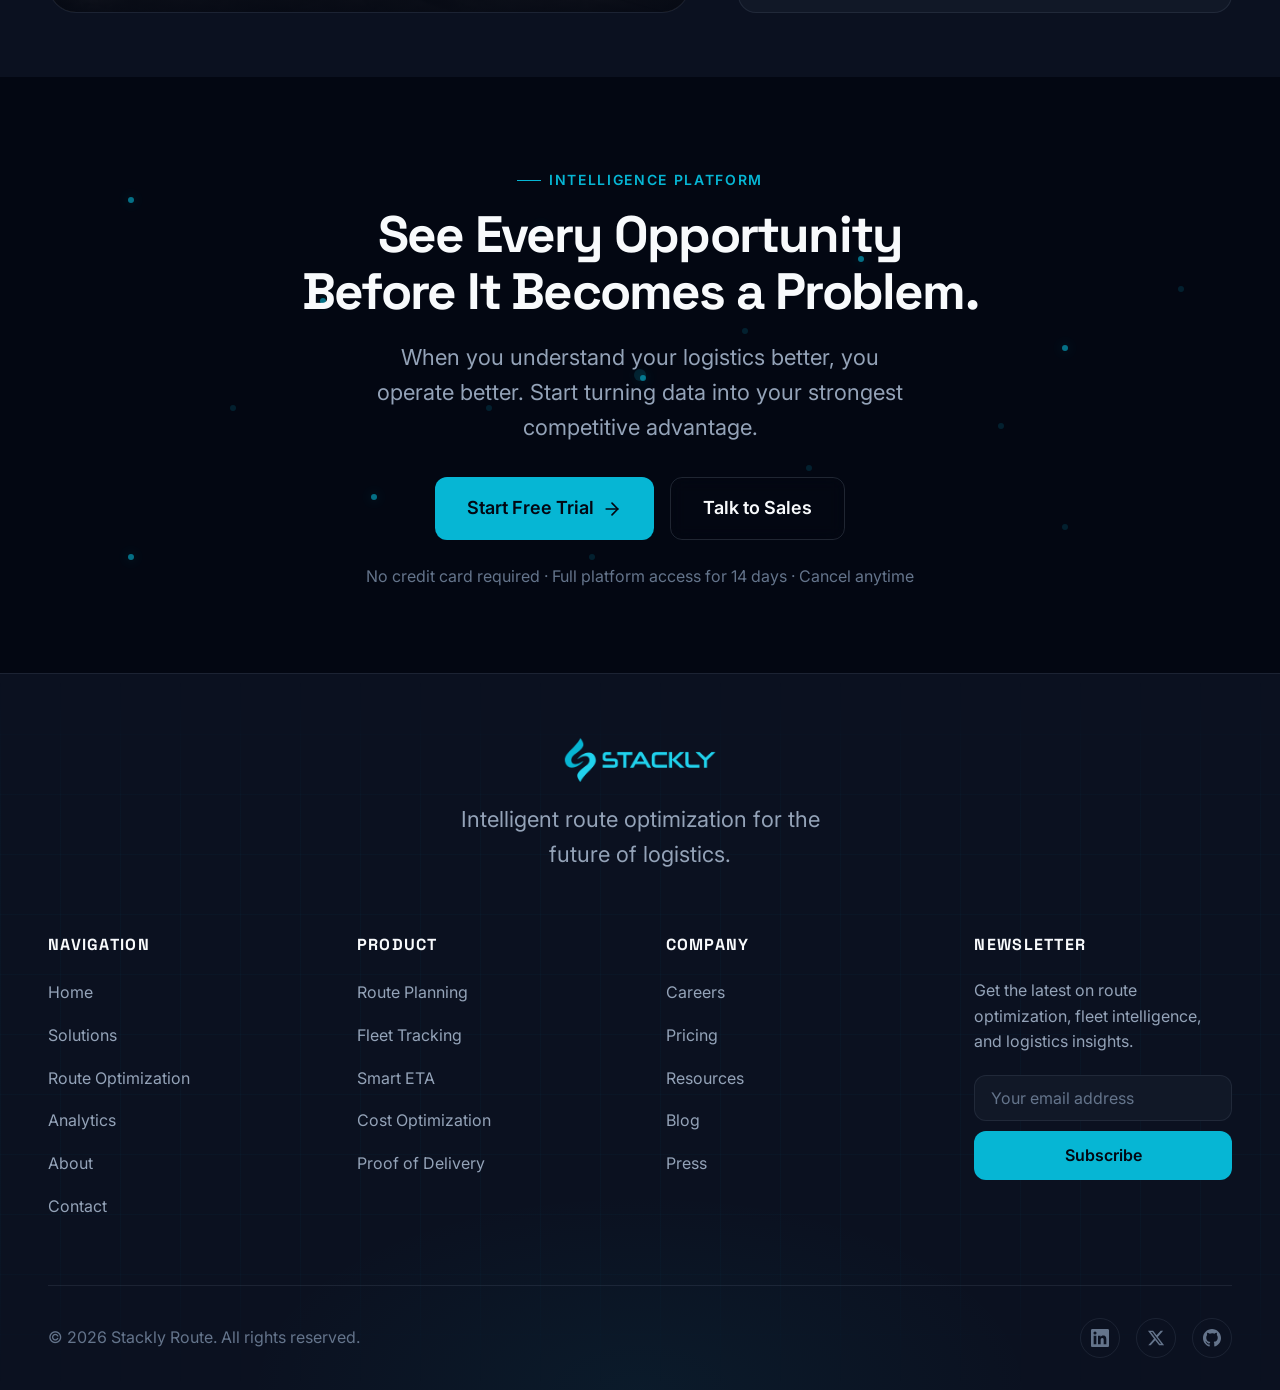
<file: pages/analytics.html>
<!DOCTYPE html>
<html lang="en">
<head>
  <meta charset="UTF-8">
  <meta name="viewport" content="width=device-width, initial-scale=1.0">
  <meta name="description" content="Turn logistics data into competitive advantage with AI-powered analytics, predictive intelligence, and real-time performance insights.">
  <title>Analytics & Insights | Stackly Route</title>
  <link rel="preconnect" href="https://fonts.googleapis.com">
  <link rel="preconnect" href="https://fonts.gstatic.com" crossorigin>
  <link href="https://fonts.googleapis.com/css2?family=Inter:wght@300;400;500;600;700&family=Space+Grotesk:wght@400;500;600;700&display=swap" rel="stylesheet">
  <link rel="stylesheet" href="../css/base.css">
  <link rel="stylesheet" href="../css/navbar.css">
  <link rel="stylesheet" href="../css/footer.css">
  <link rel="stylesheet" href="../css/animations.css">
  <link rel="stylesheet" href="../css/analytics.css">
  <link rel="stylesheet" href="../css/responsive.css">
</head>
<body>
  <a href="#main-content" class="skip-link">Skip to main content</a>

  <header class="navbar scrolled" id="navbar" role="banner" data-navbar-permanent>
    <div class="navbar-container">
      <div class="navbar-logo">
        <a href="../index.html" class="logo-link" aria-label="Stackly Route Home"><img src="../assets/logo/logo-stackly.webp" alt="Stackly Route" width="180" height="40" loading="eager"></a>
      </div>
      <nav class="navbar-nav" role="navigation" aria-label="Main navigation">
        <ul class="nav-list">
          <li><a href="../index.html" class="nav-link">Home</a></li>
          <li><a href="solutions.html" class="nav-link">Solutions</a></li>
          <li><a href="route-optimization.html" class="nav-link">Route Optimization</a></li>
          <li><a href="analytics.html" class="nav-link active" aria-current="page">Analytics</a></li>
          <li><a href="about.html" class="nav-link">About</a></li>
<li><a href="contact.html" class="nav-link">Contact</a></li>
        </ul>
        <div class="nav-indicator" aria-hidden="true"></div>
      </nav>
      <div class="navbar-auth">
        <a href="login.html" class="btn btn-text">Log In</a>
        <a href="../404.html" class="btn btn-primary btn-sm">Sign Up</a>
      </div>
      <button class="mobile-menu-toggle" id="mobileMenuToggle" aria-label="Toggle navigation menu" aria-expanded="false" aria-controls="mobileMenu">
        <span class="hamburger-line"></span>
        <span class="hamburger-line"></span>
        <span class="hamburger-line"></span>
      </button>
    </div>
    
  </header>

  <div class="mobile-menu" id="mobileMenu" aria-hidden="true">
      <div class="mobile-menu-head">
        <a href="../index.html" class="mobile-menu-logo" aria-label="Stackly Route Home">
          <img src="../assets/logo/logo-stackly.webp" alt="Stackly Route" width="128" height="28" loading="eager">
        </a>
        <button class="mobile-menu-close" id="mobileMenuClose" aria-label="Close menu" type="button">
          <svg width="18" height="18" viewBox="0 0 24 24" fill="none" stroke="currentColor" stroke-width="2" stroke-linecap="round" stroke-linejoin="round"><path d="M18 6 6 18"/><path d="m6 6 12 12"/></svg>
        </button>
      </div>
      <div class="mobile-menu-content">
        <p class="mobile-menu-eyebrow">Menu</p>
        <ul class="mobile-nav-list">
          <li><a href="../index.html" class="mobile-nav-link"><span class="mobile-nav-icon"><svg width="20" height="20" viewBox="0 0 24 24" fill="none" stroke="currentColor" stroke-width="1.5" stroke-linecap="round" stroke-linejoin="round"><path d="m3 9 9-7 9 7v11a2 2 0 0 1-2 2H5a2 2 0 0 1-2-2z"/><polyline points="9 22 9 12 15 12 15 22"/></svg></span><span class="mobile-nav-label">Home</span></a></li>
          <li><a href="solutions.html" class="mobile-nav-link"><span class="mobile-nav-icon"><svg width="20" height="20" viewBox="0 0 24 24" fill="none" stroke="currentColor" stroke-width="1.5" stroke-linecap="round" stroke-linejoin="round"><path d="M12 2 2 7l10 5 10-5-10-5z"/><path d="M2 17l10 5 10-5"/><path d="M2 12l10 5 10-5"/></svg></span><span class="mobile-nav-label">Solutions</span></a></li>
          <li><a href="route-optimization.html" class="mobile-nav-link"><span class="mobile-nav-icon"><svg width="20" height="20" viewBox="0 0 24 24" fill="none" stroke="currentColor" stroke-width="1.5" stroke-linecap="round" stroke-linejoin="round"><circle cx="6" cy="19" r="3"/><path d="M9 19h8.5a3.5 3.5 0 0 0 0-7h-11a3.5 3.5 0 0 1 0-7H15"/><circle cx="18" cy="5" r="3"/></svg></span><span class="mobile-nav-label">Route Optimization</span></a></li>
          <li><a href="analytics.html" class="mobile-nav-link active" aria-current="page"><span class="mobile-nav-icon"><svg width="20" height="20" viewBox="0 0 24 24" fill="none" stroke="currentColor" stroke-width="1.5" stroke-linecap="round" stroke-linejoin="round"><path d="M3 3v18h18"/><path d="M18 17V9"/><path d="M13 17V5"/><path d="M8 17v-3"/></svg></span><span class="mobile-nav-label">Analytics</span></a></li>
          <li><a href="about.html" class="mobile-nav-link"><span class="mobile-nav-icon"><svg width="20" height="20" viewBox="0 0 24 24" fill="none" stroke="currentColor" stroke-width="1.5" stroke-linecap="round" stroke-linejoin="round"><circle cx="12" cy="12" r="10"/><path d="M12 16v-4"/><path d="M12 8h.01"/></svg></span><span class="mobile-nav-label">About</span></a></li>
          <li><a href="contact.html" class="mobile-nav-link"><span class="mobile-nav-icon"><svg width="20" height="20" viewBox="0 0 24 24" fill="none" stroke="currentColor" stroke-width="1.5" stroke-linecap="round" stroke-linejoin="round"><rect x="2" y="4" width="20" height="16" rx="2"/><path d="m22 7-10 5L2 7"/></svg></span><span class="mobile-nav-label">Contact</span></a></li>
        </ul>
        <div class="mobile-auth">
          <a href="../404.html" class="btn btn-outline btn-full">Log In</a>
          <a href="../404.html" class="btn btn-primary btn-full">Sign Up</a>
        </div>
      </div>
    </div>


  <main id="main-content">

    <!-- =====================================================
         SECTION 1: ANALYTICS HERO
         ===================================================== -->
    <section class="an-hero" aria-labelledby="an-hero-heading">
      <div class="an-hero-bg" aria-hidden="true"></div>
      <div class="an-hero-grid" aria-hidden="true"></div>
      <div class="container">
        <div class="an-hero-head">
          <p class="section-eyebrow reveal-up">Analytics & Insights</p>
          <h1 class="an-hero-title reveal-up" id="an-hero-heading">
            Every Decision,<br>
            <span class="an-hero-title-accent">Data-Backed.</span>
          </h1>
          <p class="an-hero-desc reveal-up">Your logistics data tells a story. Stackly Analytics turns raw fleet telemetry into the strategic insights that drive faster deliveries, lower costs, and smarter decisions.</p>
          <div class="an-hero-actions reveal-up">
            <a href="../404.html" class="btn btn-primary btn-lg">
              <span>Explore the Platform</span>
              <svg class="btn-icon" width="20" height="20" viewBox="0 0 24 24" fill="none" stroke="currentColor" stroke-width="2" stroke-linecap="round" stroke-linejoin="round"><path d="M5 12h14"/><path d="m12 5 7 7-7 7"/></svg>
            </a>
            <a href="../404.html" class="btn btn-outline btn-lg">Book a Demo</a>
          </div>
        </div>

        <div class="an-console reveal-up">
          <div class="an-console-bar">
            <div class="an-console-dots" aria-hidden="true">
              <span></span><span></span><span></span>
            </div>
            <span class="an-console-title">Operations Command Center</span>
            <span class="an-console-live">
              <span class="an-live-dot"></span>
              Live
            </span>
          </div>

          <div class="an-console-body">
            <div class="an-kpi-strip">
              <div class="an-kpi-cell">
                <span class="an-kpi-icon"><svg width="18" height="18" viewBox="0 0 24 24" fill="none" stroke="currentColor" stroke-width="2" stroke-linecap="round" stroke-linejoin="round"><circle cx="12" cy="12" r="10"/><polyline points="12 6 12 12 16 14"/></svg></span>
                <div>
                  <div class="an-kpi-value" data-count="98.7" data-suffix="%" data-decimals="1">0</div>
                  <div class="an-kpi-label">On-Time</div>
                </div>
              </div>
              <div class="an-kpi-cell">
                <span class="an-kpi-icon an-kpi-icon-violet"><svg width="18" height="18" viewBox="0 0 24 24" fill="none" stroke="currentColor" stroke-width="2" stroke-linecap="round" stroke-linejoin="round"><path d="M17 21v-2a4 4 0 0 0-4-4H5a4 4 0 0 0-4 4v2"/><circle cx="9" cy="7" r="4"/><path d="M23 21v-2a4 4 0 0 0-3-3.87M16 3.13a4 4 0 0 1 0 7.75"/></svg></span>
                <div>
                  <div class="an-kpi-value" data-count="1842" data-suffix="">0</div>
                  <div class="an-kpi-label">Active Vehicles</div>
                </div>
              </div>
              <div class="an-kpi-cell">
                <span class="an-kpi-icon an-kpi-icon-emerald"><svg width="18" height="18" viewBox="0 0 24 24" fill="none" stroke="currentColor" stroke-width="2" stroke-linecap="round" stroke-linejoin="round"><path d="M22 11.08V12a10 10 0 1 1-5.93-9.14"/><polyline points="22 4 12 14.01 9 11.01"/></svg></span>
                <div>
                  <div class="an-kpi-value" data-count="27" data-suffix="%">0</div>
                  <div class="an-kpi-label">Cost Reduction</div>
                </div>
              </div>
              <div class="an-kpi-cell">
                <span class="an-kpi-icon an-kpi-icon-amber"><svg width="18" height="18" viewBox="0 0 24 24" fill="none" stroke="currentColor" stroke-width="2" stroke-linecap="round" stroke-linejoin="round"><path d="M13 2 3 14h9l-1 8 10-12h-9l1-8z"/></svg></span>
                <div>
                  <div class="an-kpi-value" data-count="18.4" data-suffix="M" data-decimals="1">0</div>
                  <div class="an-kpi-label">km Optimized</div>
                </div>
              </div>
            </div>

            <div class="an-console-grid">
              <div class="an-console-photo">
                <img src="../assets/images/an-console.webp" alt="Analytics command center dashboard" loading="eager" width="1200" height="800">
                <div class="an-photo-shade" aria-hidden="true"></div>
                <div class="an-photo-chip">
                  <span class="an-photo-chip-dot"></span>
                  Network Health 99.2%
                </div>
              </div>

              <div class="an-console-panel">
                <div class="an-console-panel-header">
                  <span>Delivery Performance</span>
                  <span class="an-console-panel-trend">+8.3%</span>
                </div>
                <div class="an-console-bars" aria-hidden="true">
                  <span style="--h:42%"></span>
                  <span style="--h:58%"></span>
                  <span style="--h:47%"></span>
                  <span style="--h:66%"></span>
                  <span style="--h:54%"></span>
                  <span style="--h:78%"></span>
                  <span style="--h:62%"></span>
                  <span style="--h:88%"></span>
                  <span style="--h:71%"></span>
                  <span style="--h:96%"></span>
                </div>
                <div class="an-console-panel-meta">
                  <span>This week vs last week</span>
                  <span class="an-console-panel-meta-accent">Updated 2m ago</span>
                </div>
              </div>
            </div>
          </div>
        </div>
      </div>
    </section>

    <!-- =====================================================
         SECTION 2: PERFORMANCE INTELLIGENCE
         ===================================================== -->
    <section class="an-perf" id="performance" aria-labelledby="an-perf-heading">
      <div class="container">
        <div class="an-perf-header">
          <p class="section-eyebrow reveal-up">Performance Intelligence</p>
          <h2 class="section-title reveal-up" id="an-perf-heading">Your Complete Fleet Overview</h2>
          <p class="section-description reveal-up">Monitor every dimension of your logistics operation with precision-built dashboards that surface what matters before you even ask.</p>
        </div>

        <div class="an-perf-bento">
          <!-- Fleet image (wide) -->
          <article class="an-perf-tile an-perf-tile-photo an-perf-tile-wide reveal-up">
            <img src="../assets/images/an-perf-fleet.webp" alt="Delivery fleet on an optimized route" loading="lazy" width="1000" height="667">
            <div class="an-perf-photo-shade" aria-hidden="true"></div>
            <div class="an-perf-photo-content">
              <span class="an-perf-photo-chip"><span class="an-perf-photo-chip-dot"></span>Live Telemetry</span>
              <h3 class="an-perf-photo-title">Fleet in Motion</h3>
              <p class="an-perf-photo-desc">Real-time position, fuel, and driver telemetry for every vehicle on the network.</p>
            </div>
          </article>

          <!-- On-time metric -->
          <article class="an-perf-tile an-perf-tile-metric reveal-up">
            <div class="an-perf-tile-top">
              <span class="an-perf-tile-label">On-Time Delivery</span>
              <span class="an-perf-tile-icon an-perf-tile-icon-accent"><svg width="16" height="16" viewBox="0 0 24 24" fill="none" stroke="currentColor" stroke-width="2" stroke-linecap="round" stroke-linejoin="round"><circle cx="12" cy="12" r="10"/><polyline points="12 6 12 12 16 14"/></svg></span>
            </div>
            <div class="an-perf-tile-value accent" data-count="98.7" data-suffix="%" data-decimals="1">0</div>
            <div class="an-perf-tile-change positive">
              <svg width="14" height="14" viewBox="0 0 24 24" fill="none" stroke="currentColor" stroke-width="2"><path d="M7 17l5-5 5 5"/><path d="M7 7l5 5 5-5"/></svg>
              +2.1% this month
            </div>
          </article>

          <!-- Delivery performance chart -->
          <article class="an-perf-tile an-perf-tile-chart reveal-up">
            <div class="an-perf-tile-top">
              <span class="an-perf-tile-label">Delivery Performance · 30 Days</span>
              <span class="an-perf-tile-badge">+8.3%</span>
            </div>
            <div class="an-perf-chart-area">
              <svg viewBox="0 0 680 260" fill="none" xmlns="http://www.w3.org/2000/svg">
                <g class="an-chart-grid">
                  <line x1="40" y1="30" x2="660" y2="30"/>
                  <line x1="40" y1="70" x2="660" y2="70"/>
                  <line x1="40" y1="110" x2="660" y2="110"/>
                  <line x1="40" y1="150" x2="660" y2="150"/>
                  <line x1="40" y1="190" x2="660" y2="190"/>
                  <line x1="40" y1="230" x2="660" y2="230"/>
                </g>
                <text x="30" y="34" class="an-chart-axis" text-anchor="end">5k</text>
                <text x="30" y="74" class="an-chart-axis" text-anchor="end">4k</text>
                <text x="30" y="114" class="an-chart-axis" text-anchor="end">3k</text>
                <text x="30" y="154" class="an-chart-axis" text-anchor="end">2k</text>
                <text x="30" y="194" class="an-chart-axis" text-anchor="end">1k</text>
                <text x="80" y="252" class="an-chart-axis" text-anchor="middle">Week 1</text>
                <text x="200" y="252" class="an-chart-axis" text-anchor="middle">Week 2</text>
                <text x="320" y="252" class="an-chart-axis" text-anchor="middle">Week 3</text>
                <text x="440" y="252" class="an-chart-axis" text-anchor="middle">Week 4</text>
                <text x="560" y="252" class="an-chart-axis" text-anchor="middle">Week 5</text>
                <g class="an-bar-group">
                  <rect class="an-bar" x="60" y="100" width="28" height="120" rx="4" fill="#111827" stroke="#1E293B" stroke-width="1"/>
                  <rect class="an-bar-fill" x="60" y="100" width="28" height="120" rx="4" fill="url(#anBarGrad)" opacity="0.8"/>
                  <rect class="an-bar" x="180" y="80" width="28" height="140" rx="4" fill="#111827" stroke="#1E293B" stroke-width="1"/>
                  <rect class="an-bar-fill" x="180" y="80" width="28" height="140" rx="4" fill="url(#anBarGrad)" opacity="0.8"/>
                  <rect class="an-bar" x="300" y="60" width="28" height="160" rx="4" fill="#111827" stroke="#1E293B" stroke-width="1"/>
                  <rect class="an-bar-fill" x="300" y="60" width="28" height="160" rx="4" fill="url(#anBarGrad)" opacity="0.8"/>
                  <rect class="an-bar" x="420" y="50" width="28" height="170" rx="4" fill="#111827" stroke="#1E293B" stroke-width="1"/>
                  <rect class="an-bar-fill" x="420" y="50" width="28" height="170" rx="4" fill="url(#anBarGrad)" opacity="0.8"/>
                  <rect class="an-bar" x="540" y="35" width="28" height="185" rx="4" fill="#111827" stroke="#1E293B" stroke-width="1"/>
                  <rect class="an-bar-fill" x="540" y="35" width="28" height="185" rx="4" fill="url(#anBarGrad)" opacity="0.8"/>
                </g>
                <path class="an-line-path" d="M74,95 L194,75 L314,55 L434,45 L554,30" fill="none" stroke="#06B6D4" stroke-width="2" stroke-linecap="round" stroke-dasharray="6 4" opacity="0.5"/>
                <defs>
                  <linearGradient id="anBarGrad" x1="0" y1="0" x2="0" y2="1">
                    <stop offset="0%" stop-color="#22D3EE"/>
                    <stop offset="100%" stop-color="#06B6D4"/>
                  </linearGradient>
                </defs>
              </svg>
            </div>
          </article>

          <!-- Warehouse image -->
          <article class="an-perf-tile an-perf-tile-photo reveal-up">
            <img src="../assets/images/an-perf-warehouse.webp" alt="Modern fulfillment warehouse" loading="lazy" width="1000" height="667">
            <div class="an-perf-photo-shade" aria-hidden="true"></div>
            <div class="an-perf-photo-content">
              <span class="an-perf-photo-chip an-perf-photo-chip-violet"><span class="an-perf-photo-chip-dot"></span>Hub 04</span>
              <h3 class="an-perf-photo-title">Warehouse Efficiency</h3>
            </div>
          </article>

          <!-- Fuel efficiency metric -->
          <article class="an-perf-tile an-perf-tile-metric reveal-up">
            <div class="an-perf-tile-top">
              <span class="an-perf-tile-label">Avg Fuel Efficiency</span>
              <span class="an-perf-tile-icon an-perf-tile-icon-violet"><svg width="16" height="16" viewBox="0 0 24 24" fill="none" stroke="currentColor" stroke-width="2" stroke-linecap="round" stroke-linejoin="round"><path d="M13 2 3 14h9l-1 8 10-12h-9l1-8z"/></svg></span>
            </div>
            <div class="an-perf-tile-value violet" data-count="7.2" data-suffix=" mpg" data-decimals="1">0</div>
            <div class="an-perf-tile-change positive">
              <svg width="14" height="14" viewBox="0 0 24 24" fill="none" stroke="currentColor" stroke-width="2"><path d="M7 17l5-5 5 5"/><path d="M7 7l5 5 5-5"/></svg>
              +0.4 mpg improvement
            </div>
          </article>

          <!-- Routes optimized metric -->
          <article class="an-perf-tile an-perf-tile-metric reveal-up">
            <div class="an-perf-tile-top">
              <span class="an-perf-tile-label">Routes Optimized</span>
              <span class="an-perf-tile-icon an-perf-tile-icon-emerald"><svg width="16" height="16" viewBox="0 0 24 24" fill="none" stroke="currentColor" stroke-width="2" stroke-linecap="round" stroke-linejoin="round"><circle cx="6" cy="19" r="3"/><path d="M9 19h8.5a3.5 3.5 0 0 0 0-7h-11a3.5 3.5 0 0 1 0-7H15"/><circle cx="18" cy="5" r="3"/></svg></span>
            </div>
            <div class="an-perf-tile-value emerald" data-count="42847" data-suffix="">0</div>
            <div class="an-perf-tile-change positive">
              <svg width="14" height="14" viewBox="0 0 24 24" fill="none" stroke="currentColor" stroke-width="2"><path d="M7 17l5-5 5 5"/><path d="M7 7l5 5 5-5"/></svg>
              +1,240 this week
            </div>
          </article>

          <!-- Control room image -->
          <article class="an-perf-tile an-perf-tile-photo reveal-up">
            <img src="../assets/images/an-perf-control.webp" alt="Operations team reviewing analytics" loading="lazy" width="1000" height="667">
            <div class="an-perf-photo-shade" aria-hidden="true"></div>
            <div class="an-perf-photo-content">
              <span class="an-perf-photo-chip an-perf-photo-chip-emerald"><span class="an-perf-photo-chip-dot"></span>Live</span>
              <h3 class="an-perf-photo-title">Decision Center</h3>
            </div>
          </article>

          <!-- Customer satisfaction metric -->
          <article class="an-perf-tile an-perf-tile-metric reveal-up">
            <div class="an-perf-tile-top">
              <span class="an-perf-tile-label">Customer Satisfaction</span>
              <span class="an-perf-tile-icon an-perf-tile-icon-amber"><svg width="16" height="16" viewBox="0 0 24 24" fill="none" stroke="currentColor" stroke-width="2" stroke-linecap="round" stroke-linejoin="round"><path d="M14 9V5a3 3 0 0 0-3-3l-4 9v11h11.28a2 2 0 0 0 2-1.7l1.38-9a2 2 0 0 0-2-2.3zM7 22H4a2 2 0 0 1-2-2v-7a2 2 0 0 1 2-2h3"/></svg></span>
            </div>
            <div class="an-perf-tile-value accent" data-count="4.8" data-suffix="/5" data-decimals="1">0</div>
            <div class="an-perf-tile-change positive">
              <svg width="14" height="14" viewBox="0 0 24 24" fill="none" stroke="currentColor" stroke-width="2"><path d="M7 17l5-5 5 5"/><path d="M7 7l5 5 5-5"/></svg>
              +0.3 this quarter
            </div>
          </article>
        </div>
      </div>
    </section>

    <!-- =====================================================
         SECTION 3: FROM DATA TO DECISION
         ===================================================== -->
    <section class="an-decision" id="decision" aria-labelledby="an-decision-heading">
      <div class="container">
        <div class="an-decision-header">
          <p class="section-eyebrow reveal-up">The Analytics Pipeline</p>
          <h2 class="section-title reveal-up" id="an-decision-heading">From Raw Data to Smarter Decisions</h2>
          <p class="section-description reveal-up">Every data point flows through our intelligence pipeline—transforming numbers into the insights that keep your fleet moving ahead.</p>
        </div>

        <div class="an-decision-flow">
          <!-- Step 1: DATA -->
          <div class="an-decision-step an-decision-step-data reveal-up">
            <div class="an-decision-step-icon">
              <svg width="28" height="28" viewBox="0 0 24 24" fill="none" stroke="currentColor" stroke-width="1.5" stroke-linecap="round" stroke-linejoin="round">
                <ellipse cx="12" cy="5" rx="9" ry="3"/>
                <path d="M21 12c0 1.66-4 3-9 3s-9-1.34-9-3"/>
                <path d="M3 5v14c0 1.66 4 3 9 3s9-1.34 9-3V5"/>
              </svg>
            </div>
            <div class="an-decision-step-num">Step 01</div>
            <div class="an-decision-step-title">Data Collection</div>
            <div class="an-decision-step-desc">GPS signals, fuel levels, driver logs, traffic feeds, and delivery confirmations flow in continuously.</div>
            <div class="an-decision-step-visual">
              <svg viewBox="0 0 200 60" fill="none">
                <rect x="10" y="10" width="40" height="40" rx="6" fill="#0B1120" stroke="rgba(6,182,212,0.2)" stroke-width="1"/>
                <text x="30" y="34" font-family="Inter, sans-serif" font-size="8" fill="#94A3B8" text-anchor="middle">GPS</text>
                <rect x="55" y="10" width="40" height="40" rx="6" fill="#0B1120" stroke="rgba(6,182,212,0.2)" stroke-width="1"/>
                <text x="75" y="34" font-family="Inter, sans-serif" font-size="8" fill="#94A3B8" text-anchor="middle">Fuel</text>
                <rect x="100" y="10" width="40" height="40" rx="6" fill="#0B1120" stroke="rgba(6,182,212,0.2)" stroke-width="1"/>
                <text x="120" y="34" font-family="Inter, sans-serif" font-size="8" fill="#94A3B8" text-anchor="middle">Traffic</text>
                <rect x="145" y="10" width="40" height="40" rx="6" fill="#0B1120" stroke="rgba(6,182,212,0.2)" stroke-width="1"/>
                <text x="165" y="34" font-family="Inter, sans-serif" font-size="8" fill="#94A3B8" text-anchor="middle">ETA</text>
              </svg>
            </div>
            <span class="an-decision-arrow" aria-hidden="true">&#8594;</span>
          </div>

          <!-- Step 2: INSIGHT -->
          <div class="an-decision-step an-decision-step-insight reveal-up" style="transition-delay: 0.1s;">
            <div class="an-decision-step-icon">
              <svg width="28" height="28" viewBox="0 0 24 24" fill="none" stroke="currentColor" stroke-width="1.5" stroke-linecap="round" stroke-linejoin="round">
                <circle cx="12" cy="12" r="10"/>
                <line x1="12" y1="16" x2="12" y2="12"/>
                <line x1="12" y1="8" x2="12.01" y2="8"/>
              </svg>
            </div>
            <div class="an-decision-step-num">Step 02</div>
            <div class="an-decision-step-title">AI Insight Generation</div>
            <div class="an-decision-step-desc">Machine learning models detect patterns, anomalies, and optimization opportunities across the entire network.</div>
            <div class="an-decision-step-visual">
              <svg viewBox="0 0 200 60" fill="none">
                <circle cx="100" cy="30" r="20" fill="none" stroke="rgba(139,92,246,0.3)" stroke-width="1"/>
                <circle cx="100" cy="30" r="8" fill="#8B5CF6" opacity="0.3"/>
                <circle cx="100" cy="30" r="3" fill="#8B5CF6"/>
                <line x1="100" y1="30" x2="40" y2="15" stroke="#8B5CF6" stroke-width="0.5" opacity="0.4"/>
                <line x1="100" y1="30" x2="160" y2="20" stroke="#8B5CF6" stroke-width="0.5" opacity="0.4"/>
                <line x1="100" y1="30" x2="70" y2="50" stroke="#8B5CF6" stroke-width="0.5" opacity="0.4"/>
                <line x1="100" y1="30" x2="150" y2="45" stroke="#8B5CF6" stroke-width="0.5" opacity="0.4"/>
                <circle cx="40" cy="15" r="3" fill="#8B5CF6" opacity="0.5"/>
                <circle cx="160" cy="20" r="3" fill="#8B5CF6" opacity="0.5"/>
                <circle cx="70" cy="50" r="3" fill="#8B5CF6" opacity="0.5"/>
                <circle cx="150" cy="45" r="3" fill="#8B5CF6" opacity="0.5"/>
              </svg>
            </div>
            <span class="an-decision-arrow" aria-hidden="true">&#8594;</span>
          </div>

          <!-- Step 3: ACTION -->
          <div class="an-decision-step an-decision-step-action reveal-up" style="transition-delay: 0.2s;">
            <div class="an-decision-step-icon">
              <svg width="28" height="28" viewBox="0 0 24 24" fill="none" stroke="currentColor" stroke-width="1.5" stroke-linecap="round" stroke-linejoin="round">
                <path d="M13 2L3 14h9l-1 8 10-12h-9l1-8z"/>
              </svg>
            </div>
            <div class="an-decision-step-num">Step 03</div>
            <div class="an-decision-step-title">Automated Actions</div>
            <div class="an-decision-step-desc">Route changes, fleet reassignments, and delivery adjustments happen automatically or with one-click approval.</div>
            <div class="an-decision-step-visual">
              <svg viewBox="0 0 200 60" fill="none">
                <rect x="10" y="15" width="50" height="30" rx="4" fill="#0B1120" stroke="rgba(245,158,11,0.3)" stroke-width="1"/>
                <text x="35" y="34" font-family="Inter, sans-serif" font-size="7" fill="#F59E0B" text-anchor="middle">Reroute</text>
                <path d="M70,30 L90,30" stroke="#F59E0B" stroke-width="1" stroke-dasharray="3 2" opacity="0.5"/>
                <rect x="95" y="15" width="50" height="30" rx="4" fill="#0B1120" stroke="rgba(245,158,11,0.3)" stroke-width="1"/>
                <text x="120" y="34" font-family="Inter, sans-serif" font-size="7" fill="#F59E0B" text-anchor="middle">Dispatch</text>
                <path d="M155,30 L175,30" stroke="#F59E0B" stroke-width="1" stroke-dasharray="3 2" opacity="0.5"/>
                <rect x="180" y="20" width="15" height="20" rx="3" fill="none" stroke="#F59E0B" stroke-width="1.5" opacity="0.6"/>
                <path d="M184,30 l3,3 5-5" stroke="#F59E0B" stroke-width="1.5" stroke-linecap="round" stroke-linejoin="round" opacity="0.6"/>
              </svg>
            </div>
            <span class="an-decision-arrow" aria-hidden="true">&#8594;</span>
          </div>

          <!-- Step 4: RESULT -->
          <div class="an-decision-step an-decision-step-result reveal-up" style="transition-delay: 0.3s;">
            <div class="an-decision-step-icon">
              <svg width="28" height="28" viewBox="0 0 24 24" fill="none" stroke="currentColor" stroke-width="1.5" stroke-linecap="round" stroke-linejoin="round">
                <path d="M22 11.08V12a10 10 0 1 1-5.93-9.14"/>
                <polyline points="22 4 12 14.01 9 11.01"/>
              </svg>
            </div>
            <div class="an-decision-step-num">Step 04</div>
            <div class="an-decision-step-title">Measurable Results</div>
            <div class="an-decision-step-desc">Costs drop, deliveries speed up, and efficiency rises—proven by the data flowing back into the system.</div>
            <div class="an-decision-step-visual">
              <svg viewBox="0 0 200 60" fill="none">
                <text x="10" y="20" font-family="Inter, sans-serif" font-size="7" fill="#64748B">Fuel Cost</text>
                <rect x="10" y="25" width="80" height="6" rx="3" fill="#1E293B"/>
                <rect x="10" y="25" width="50" height="6" rx="3" fill="#10B981"/>
                <text x="100" y="32" font-family="Inter, sans-serif" font-size="8" fill="#10B981">-27%</text>
                <text x="10" y="48" font-family="Inter, sans-serif" font-size="7" fill="#64748B">Delivery Time</text>
                <rect x="10" y="50" width="80" height="6" rx="3" fill="#1E293B"/>
                <rect x="10" y="50" width="60" height="6" rx="3" fill="#06B6D4"/>
                <text x="100" y="57" font-family="Inter, sans-serif" font-size="8" fill="#06B6D4">-18%</text>
              </svg>
            </div>
          </div>
        </div>
      </div>
    </section>

    <!-- =====================================================
         SECTION 4: PREDICTIVE LOGISTICS INSIGHTS
         ===================================================== -->
    <section class="an-predict" id="predictive" aria-labelledby="an-predict-heading">
      <div class="container">
        <div class="an-predict-header">
          <p class="section-eyebrow reveal-up">Predictive Intelligence</p>
          <h2 class="section-title reveal-up" id="an-predict-heading">Don't Just Understand What Happened.<br>See What's Next.</h2>
          <p class="section-description reveal-up">Our predictive engine analyzes historical patterns and real-time signals to forecast delays, optimize capacity, and prevent disruptions before they occur.</p>
        </div>

        <div class="an-predict-layout">
          <div class="an-predict-left">
            <!-- Prediction Chart -->
            <div class="an-predict-chart-wrap reveal-left">
              <div class="an-predict-chart-header">
                <span class="an-predict-chart-title">Delivery Volume Forecast — Next 30 Days</span>
                <div class="an-predict-chart-legend">
                  <span><span class="an-predict-chart-legend-dot" style="background: #06B6D4;"></span> Actual</span>
                  <span><span class="an-predict-chart-legend-dot" style="background: #8B5CF6;"></span> Predicted</span>
                  <span><span class="an-predict-chart-legend-dot" style="background: rgba(139,92,246,0.2);"></span> Confidence</span>
                </div>
              </div>
              <div class="an-predict-chart-body">
                <svg viewBox="0 0 600 340" fill="none" xmlns="http://www.w3.org/2000/svg">
                  <!-- Grid -->
                  <g class="an-chart-grid">
                    <line x1="50" y1="40" x2="580" y2="40"/>
                    <line x1="50" y1="90" x2="580" y2="90"/>
                    <line x1="50" y1="140" x2="580" y2="140"/>
                    <line x1="50" y1="190" x2="580" y2="190"/>
                    <line x1="50" y1="240" x2="580" y2="240"/>
                    <line x1="50" y1="290" x2="580" y2="290"/>
                  </g>

                  <!-- Y-axis labels -->
                  <text x="40" y="44" class="an-chart-axis" text-anchor="end">6k</text>
                  <text x="40" y="94" class="an-chart-axis" text-anchor="end">5k</text>
                  <text x="40" y="144" class="an-chart-axis" text-anchor="end">4k</text>
                  <text x="40" y="194" class="an-chart-axis" text-anchor="end">3k</text>
                  <text x="40" y="244" class="an-chart-axis" text-anchor="end">2k</text>
                  <text x="40" y="294" class="an-chart-axis" text-anchor="end">1k</text>

                  <!-- X-axis labels -->
                  <text x="100" y="318" class="an-chart-axis" text-anchor="middle">Jan</text>
                  <text x="190" y="318" class="an-chart-axis" text-anchor="middle">Feb</text>
                  <text x="280" y="318" class="an-chart-axis" text-anchor="middle">Mar</text>
                  <text x="370" y="318" class="an-chart-axis" text-anchor="middle">Apr</text>
                  <text x="460" y="318" class="an-chart-axis" text-anchor="middle">May</text>
                  <text x="550" y="318" class="an-chart-axis" text-anchor="middle">Jun</text>

                  <!-- "Today" line -->
                  <line x1="330" y1="40" x2="330" y2="290" stroke="#64748B" stroke-width="0.5" stroke-dasharray="4 4" opacity="0.5"/>
                  <text x="330" y="332" font-family="Inter, sans-serif" font-size="9" fill="#64748B" text-anchor="middle">Today</text>

                  <!-- Confidence area for prediction -->
                  <path class="an-predict-zone" data-zone="confidence" d="M330,160 C370,150 400,130 430,120 C460,110 490,90 530,80 L530,210 C490,220 460,240 430,250 C400,260 370,270 330,280 Z" fill="#8B5CF6" opacity="0.08"/>

                  <!-- Historical line (actual data) -->
                  <path class="an-history-line" d="M70,220 C100,210 130,195 160,200 C190,205 220,180 250,170 C280,160 310,165 330,155" fill="none" stroke="#06B6D4" stroke-width="2.5" stroke-linecap="round" stroke-linejoin="round"/>

                  <!-- Prediction line -->
                  <path class="an-predict-line" d="M330,155 C370,145 400,130 430,120 C460,110 490,90 530,75" fill="none" stroke="#8B5CF6" stroke-width="2.5" stroke-linecap="round" stroke-linejoin="round" stroke-dasharray="8 4"/>

                  <!-- Data points on historical -->
                  <circle cx="70" cy="220" r="3" fill="#06B6D4"/>
                  <circle cx="160" cy="200" r="3" fill="#06B6D4"/>
                  <circle cx="250" cy="170" r="3" fill="#06B6D4"/>
                  <circle cx="330" cy="155" r="4" fill="#06B6D4"/>

                  <!-- Prediction endpoint -->
                  <circle cx="530" cy="75" r="5" fill="#8B5CF6" opacity="0.8">
                    <animate attributeName="r" values="4;7;4" dur="2s" repeatCount="indefinite"/>
                    <animate attributeName="opacity" values="0.8;0.3;0.8" dur="2s" repeatCount="indefinite"/>
                  </circle>
                  <text x="535" y="65" font-family="Space Grotesk, sans-serif" font-size="10" fill="#8B5CF6" font-weight="600">5,200</text>
                </svg>
              </div>
            </div>

            <!-- Forecast image card -->
            <div class="an-predict-image reveal-up">
              <img src="../assets/images/an-predict-forecast.webp" alt="Predictive demand forecasting dashboard" loading="lazy" width="900" height="600">
              <div class="an-predict-image-shade" aria-hidden="true"></div>
              <div class="an-predict-image-content">
                <span class="an-predict-image-chip"><span class="an-predict-image-chip-dot"></span>Forecast · Model v4</span>
                <h3 class="an-predict-image-title">Demand in Motion</h3>
                <p class="an-predict-image-desc">Model confidence at 96% for the next 14-day outlook across all service areas.</p>
              </div>
            </div>
          </div>

          <!-- Predictive Insights -->
          <div class="an-predict-insights reveal-right">
            <div class="an-predict-card reveal-up" data-zone="delay" style="transition-delay: 0.1s;">
              <div class="an-predict-card-icon amber">
                <svg width="20" height="20" viewBox="0 0 24 24" fill="none" stroke="currentColor" stroke-width="2" stroke-linecap="round" stroke-linejoin="round">
                  <circle cx="12" cy="12" r="10"/>
                  <line x1="12" y1="8" x2="12" y2="12"/>
                  <line x1="12" y1="16" x2="12.01" y2="16"/>
                </svg>
              </div>
              <div class="an-predict-card-type warning">Potential Delay Detected</div>
              <div class="an-predict-card-title">Route 24 congestion risk</div>
              <div class="an-predict-card-text">Increased traffic volume expected on Highway 26 between 3:00–5:00 PM. 7 deliveries may be affected.</div>
              <div class="an-predict-card-action">Review affected routes &rarr;</div>
            </div>

            <div class="an-predict-card reveal-up" data-zone="capacity" style="transition-delay: 0.2s;">
              <div class="an-predict-card-icon rose">
                <svg width="20" height="20" viewBox="0 0 24 24" fill="none" stroke="currentColor" stroke-width="2" stroke-linecap="round" stroke-linejoin="round">
                  <path d="M10.29 3.86 1.82 18a2 2 0 0 0 1.71 3h16.94a2 2 0 0 0 1.71-3L13.71 3.86a2 2 0 0 0-3.42 0z"/>
                  <line x1="12" y1="9" x2="12" y2="13"/>
                  <line x1="12" y1="17" x2="12.01" y2="17"/>
                </svg>
              </div>
              <div class="an-predict-card-type danger">Capacity Alert</div>
              <div class="an-predict-card-title">Fleet capacity at 94%</div>
              <div class="an-predict-card-text">Projected demand for next week exceeds current fleet capacity by 12%. Consider expanding or rescheduling.</div>
              <div class="an-predict-card-action">View capacity forecast &rarr;</div>
            </div>

            <div class="an-predict-card reveal-up" data-zone="fuel" style="transition-delay: 0.3s;">
              <div class="an-predict-card-icon cyan">
                <svg width="20" height="20" viewBox="0 0 24 24" fill="none" stroke="currentColor" stroke-width="2" stroke-linecap="round" stroke-linejoin="round">
                  <path d="M13 2 3 14h9l-1 8 10-12h-9l1-8z"/>
                </svg>
              </div>
              <div class="an-predict-card-type info">Optimization Opportunity</div>
              <div class="an-predict-card-title">Fuel cost reduction available</div>
              <div class="an-predict-card-text">Switching 3 routes to eco-mode could save an estimated $4,200 this month with minimal delivery time impact.</div>
              <div class="an-predict-card-action">Apply eco-routing &rarr;</div>
            </div>

            <div class="an-predict-card reveal-up" data-zone="performance" style="transition-delay: 0.4s;">
              <div class="an-predict-card-icon emerald">
                <svg width="20" height="20" viewBox="0 0 24 24" fill="none" stroke="currentColor" stroke-width="2" stroke-linecap="round" stroke-linejoin="round">
                  <polyline points="22 12 18 12 15 21 9 3 6 12 2 12"/>
                </svg>
              </div>
              <div class="an-predict-card-type success">Performance Forecast</div>
              <div class="an-predict-card-title">ETA accuracy improving</div>
              <div class="an-predict-card-text">Predictive model accuracy has improved 3.2% this quarter. Customer satisfaction trending upward.</div>
              <div class="an-predict-card-action">View model performance &rarr;</div>
            </div>
          </div>
        </div>
      </div>
    </section>

    <!-- =====================================================
         SECTION 5: ANALYTICS CTA
         ===================================================== -->
    <section class="an-cta" aria-labelledby="an-cta-heading">
      <div class="an-cta-bg" aria-hidden="true">
        <!-- Network visualization -->
        <svg class="an-cta-connections" viewBox="0 0 1200 400" preserveAspectRatio="xMidYMid slice">
          <!-- Connection lines (appear on scroll) -->
          <line x1="120" y1="80" x2="300" y2="150"/>
          <line x1="300" y1="150" x2="500" y2="100"/>
          <line x1="500" y1="100" x2="600" y2="200"/>
          <line x1="600" y1="200" x2="800" y2="120"/>
          <line x1="800" y1="120" x2="1000" y2="180"/>
          <line x1="120" y1="320" x2="350" y2="280"/>
          <line x1="350" y1="280" x2="550" y2="320"/>
          <line x1="550" y1="320" x2="750" y2="260"/>
          <line x1="750" y1="260" x2="1000" y2="300"/>
          <line x1="300" y1="150" x2="350" y2="280"/>
          <line x1="500" y1="100" x2="550" y2="320"/>
          <line x1="600" y1="200" x2="750" y2="260"/>
          <line x1="800" y1="120" x2="1000" y2="300"/>
        </svg>
        <!-- Scattered nodes (appear on scroll) -->
        <div class="an-cta-node" style="left:10%; top:20%;"></div>
        <div class="an-cta-node" style="left:25%; top:37%;"></div>
        <div class="an-cta-node" style="left:42%; top:25%;"></div>
        <div class="an-cta-node" style="left:50%; top:50%;"></div>
        <div class="an-cta-node" style="left:67%; top:30%;"></div>
        <div class="an-cta-node" style="left:83%; top:45%;"></div>
        <div class="an-cta-node" style="left:10%; top:80%;"></div>
        <div class="an-cta-node" style="left:29%; top:70%;"></div>
        <div class="an-cta-node" style="left:46%; top:80%;"></div>
        <div class="an-cta-node" style="left:63%; top:65%;"></div>
        <div class="an-cta-node" style="left:83%; top:75%;"></div>
        <div class="an-cta-node" style="left:18%; top:55%;"></div>
        <div class="an-cta-node" style="left:38%; top:55%;"></div>
        <div class="an-cta-node" style="left:58%; top:42%;"></div>
        <div class="an-cta-node" style="left:78%; top:58%;"></div>
        <div class="an-cta-node" style="left:92%; top:35%;"></div>
        <!-- Center glow node -->
        <div class="an-cta-node" style="left:50%; top:50%; width:12px; height:12px; transform:translate(-50%,-50%); box-shadow: 0 0 30px rgba(6,182,212,0.6);"></div>
      </div>

      <div class="container">
        <div class="an-cta-content">
          <p class="section-eyebrow reveal-up">Intelligence Platform</p>
          <h2 class="an-cta-title reveal-up" id="an-cta-heading">See Every Opportunity<br>Before It Becomes a Problem.</h2>
          <p class="an-cta-desc reveal-up">When you understand your logistics better, you operate better. Start turning data into your strongest competitive advantage.</p>
          <div class="an-cta-actions reveal-up">
            <a href="../404.html" class="btn btn-primary btn-lg">
              <span>Start Free Trial</span>
              <svg class="btn-icon" width="20" height="20" viewBox="0 0 24 24" fill="none" stroke="currentColor" stroke-width="2" stroke-linecap="round" stroke-linejoin="round"><path d="M5 12h14"/><path d="m12 5 7 7-7 7"/></svg>
            </a>
            <a href="../404.html" class="btn btn-outline btn-lg">Talk to Sales</a>
          </div>
          <p class="an-cta-note reveal-up">No credit card required &middot; Full platform access for 14 days &middot; Cancel anytime</p>
        </div>
      </div>
    </section>

  </main>

  <!-- Footer -->
  <footer class="footer" role="contentinfo">
    <div class="footer-bg" aria-hidden="true">
      <div class="footer-grid"></div>
      <div class="footer-glow"></div>
    </div>
    <div class="container">
      <div class="footer-top">
        <a href="../index.html" class="footer-logo" aria-label="Stackly Route Home"><img src="../assets/logo/logo-stackly.webp" alt="Stackly Route" width="220" height="48" loading="lazy"></a>
        <p class="footer-tagline">Intelligent route optimization for the future of logistics.</p>
      </div>
      <div class="footer-columns">
        <div class="footer-column">
          <h3 class="footer-column-title">Navigation</h3>
          <ul class="footer-links">
            <li><a href="../index.html">Home</a></li>
            <li><a href="solutions.html">Solutions</a></li>
            <li><a href="route-optimization.html">Route Optimization</a></li>
            <li><a href="analytics.html">Analytics</a></li>
            <li><a href="about.html">About</a></li>
            <li><a href="contact.html">Contact</a></li>
          </ul>
        </div>
        <div class="footer-column">
          <h3 class="footer-column-title">Product</h3>
          <ul class="footer-links">
            <li><a href="../404.html">Route Planning</a></li>
            <li><a href="../404.html">Fleet Tracking</a></li>
            <li><a href="../404.html">Smart ETA</a></li>
            <li><a href="../404.html">Cost Optimization</a></li>
            <li><a href="../404.html">Proof of Delivery</a></li>
          </ul>
        </div>
        <div class="footer-column">
          <h3 class="footer-column-title">Company</h3>
          <ul class="footer-links">
            <li><a href="../404.html">Careers</a></li>
            <li><a href="../404.html">Pricing</a></li>
            <li><a href="../404.html">Resources</a></li>
            <li><a href="../404.html">Blog</a></li>
            <li><a href="../404.html">Press</a></li>
          </ul>
        </div>
        <div class="footer-column">
          <h3 class="footer-column-title">Newsletter</h3>
          <p class="footer-newsletter-text">Get the latest on route optimization, fleet intelligence, and logistics insights.</p>
          <form class="footer-newsletter" id="footerNewsletter" novalidate>
            <label class="sr-only" for="footerNewsletterEmail">Email address</label>
            <input type="email" id="footerNewsletterEmail" class="footer-newsletter-input" placeholder="Your email address" required>
            <button type="submit" class="footer-newsletter-btn">Subscribe</button>
          </form>
          <p class="footer-newsletter-note" aria-live="polite"></p>
        </div>
      </div>
      <div class="footer-bottom">
        <p class="footer-copyright">&copy; 2026 Stackly Route. All rights reserved.</p>
        <div class="footer-legal">
        </div>
        <div class="footer-social">
          <a href="../404.html" aria-label="LinkedIn"><svg width="18" height="18" viewBox="0 0 24 24" fill="currentColor"><path d="M20.447 20.452h-3.554v-5.569c0-1.328-.027-3.037-1.852-3.037-1.853 0-2.136 1.445-2.136 2.939v5.667H9.351V9h3.414v1.561h.046c.477-.9 1.637-1.85 3.37-1.85 3.601 0 4.267 2.37 4.267 5.455v6.286zM5.337 7.433a2.062 2.062 0 0 1-2.063-2.065 2.064 2.064 0 1 1 2.063 2.065zm1.782 13.019H3.555V9h3.564v11.452zM22.225 0H1.771C.792 0 0 .774 0 1.729v20.542C0 23.227.792 24 1.771 24h20.451C23.2 24 24 23.227 24 22.271V1.729C24 .774 23.2 0 22.222 0h.003z"/></svg></a>
          <a href="../404.html" aria-label="Twitter"><svg width="18" height="18" viewBox="0 0 24 24" fill="currentColor"><path d="M18.244 2.25h3.308l-7.227 8.26 8.502 11.24H16.17l-5.214-6.817L4.99 21.75H1.68l7.73-8.835L1.254 2.25H8.08l4.713 6.231zm-1.161 17.52h1.833L7.084 4.126H5.117z"/></svg></a>
          <a href="../404.html" aria-label="GitHub"><svg width="18" height="18" viewBox="0 0 24 24" fill="currentColor"><path d="M12 0C5.374 0 0 5.373 0 12c0 5.302 3.438 9.8 8.207 11.387.599.111.793-.261.793-.577v-2.234c-3.338.726-4.033-1.416-4.033-1.416-.546-1.387-1.333-1.756-1.333-1.756-1.089-.745.083-.729.083-.729 1.205.084 1.839 1.237 1.839 1.237 1.07 1.834 2.807 1.304 3.492.997.107-.775.418-1.305.762-1.604-2.665-.305-5.467-1.334-5.467-5.931 0-1.311.469-2.381 1.236-3.221-.124-.303-.535-1.524.117-3.176 0 0 1.008-.322 3.301 1.23A11.509 11.509 0 0 1 12 5.803c1.02.005 2.047.138 3.006.404 2.291-1.552 3.297-1.23 3.297-1.23.653 1.653.242 2.874.118 3.176.77.84 1.235 1.911 1.235 3.221 0 4.609-2.807 5.624-5.479 5.921.43.372.823 1.102.823 2.222v3.293c0 .319.192.694.801.576C20.566 21.797 24 17.3 24 12c0-6.627-5.373-12-12-12z"/></svg></a>
        </div>
      </div>
    </div>
  </footer>

  <script src="../js/main.js"></script>
  <script src="../js/analytics.js"></script>
</body>
</html>
</file>
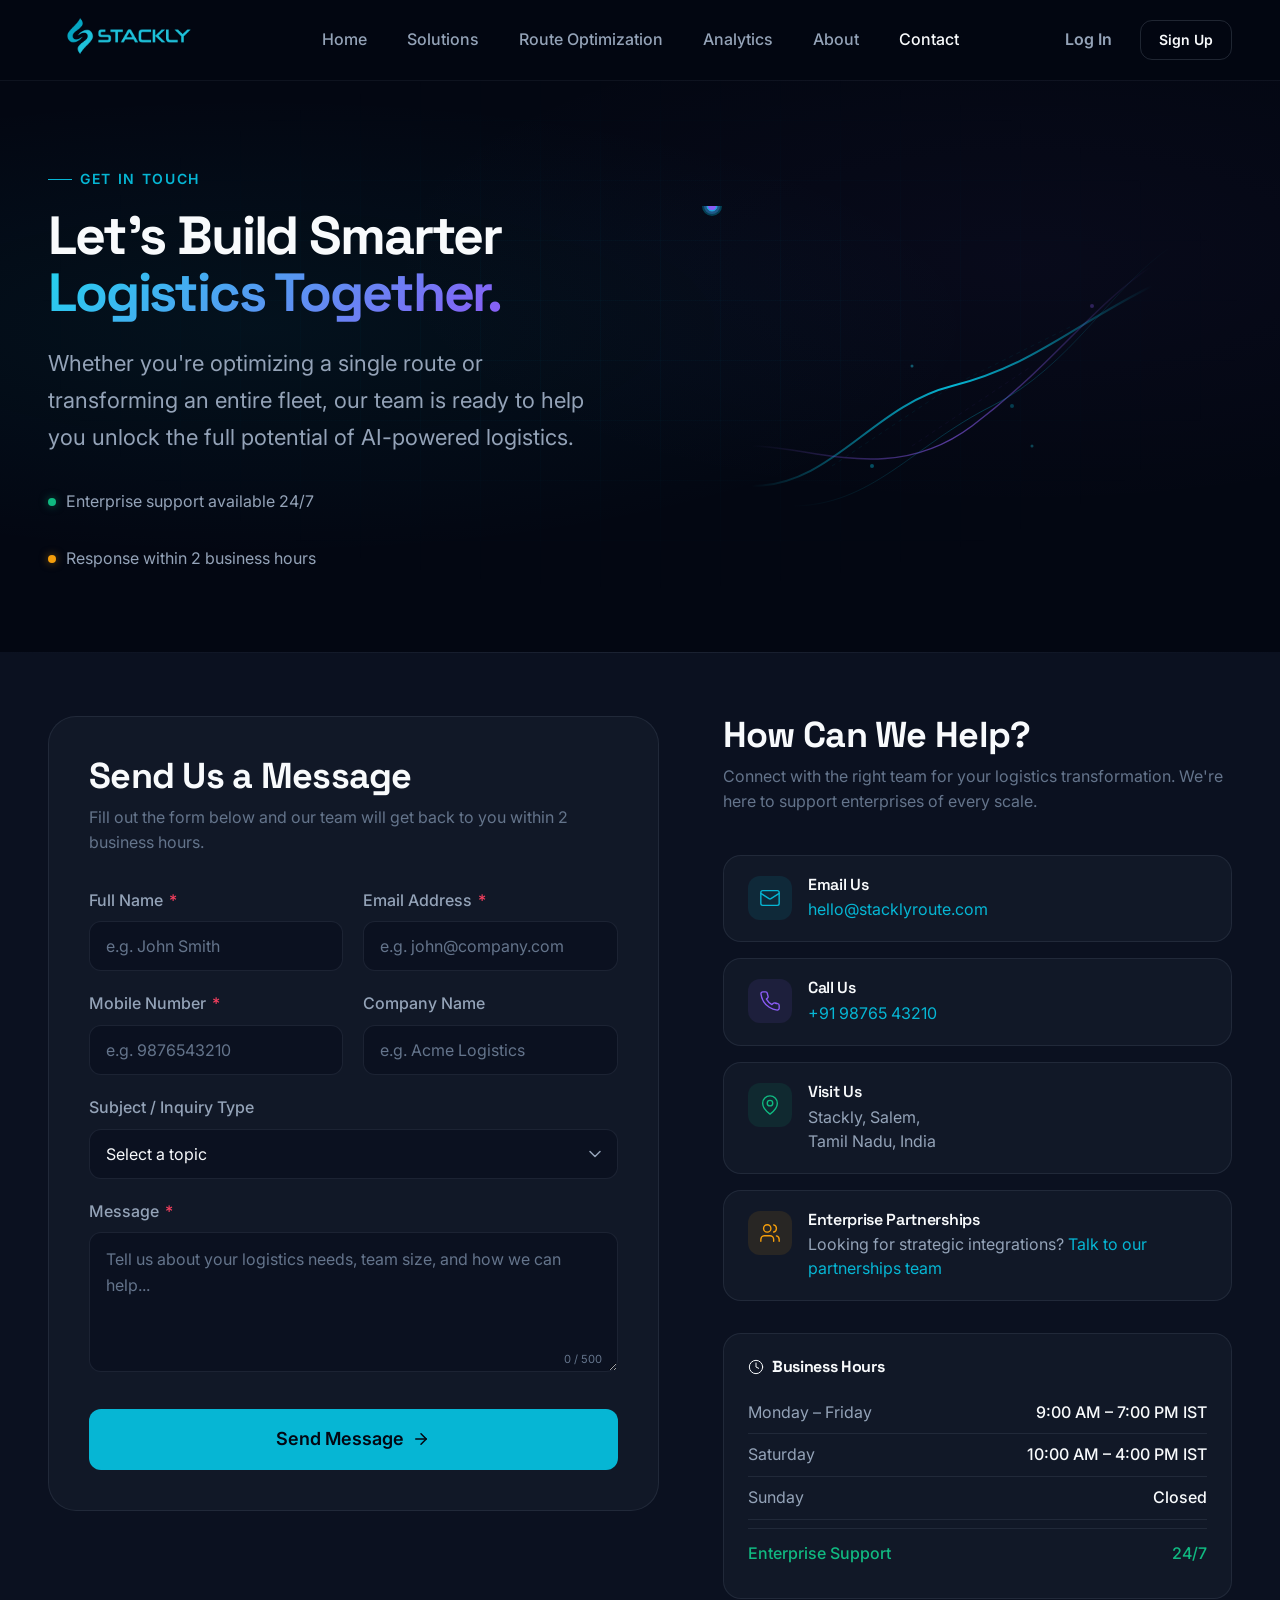
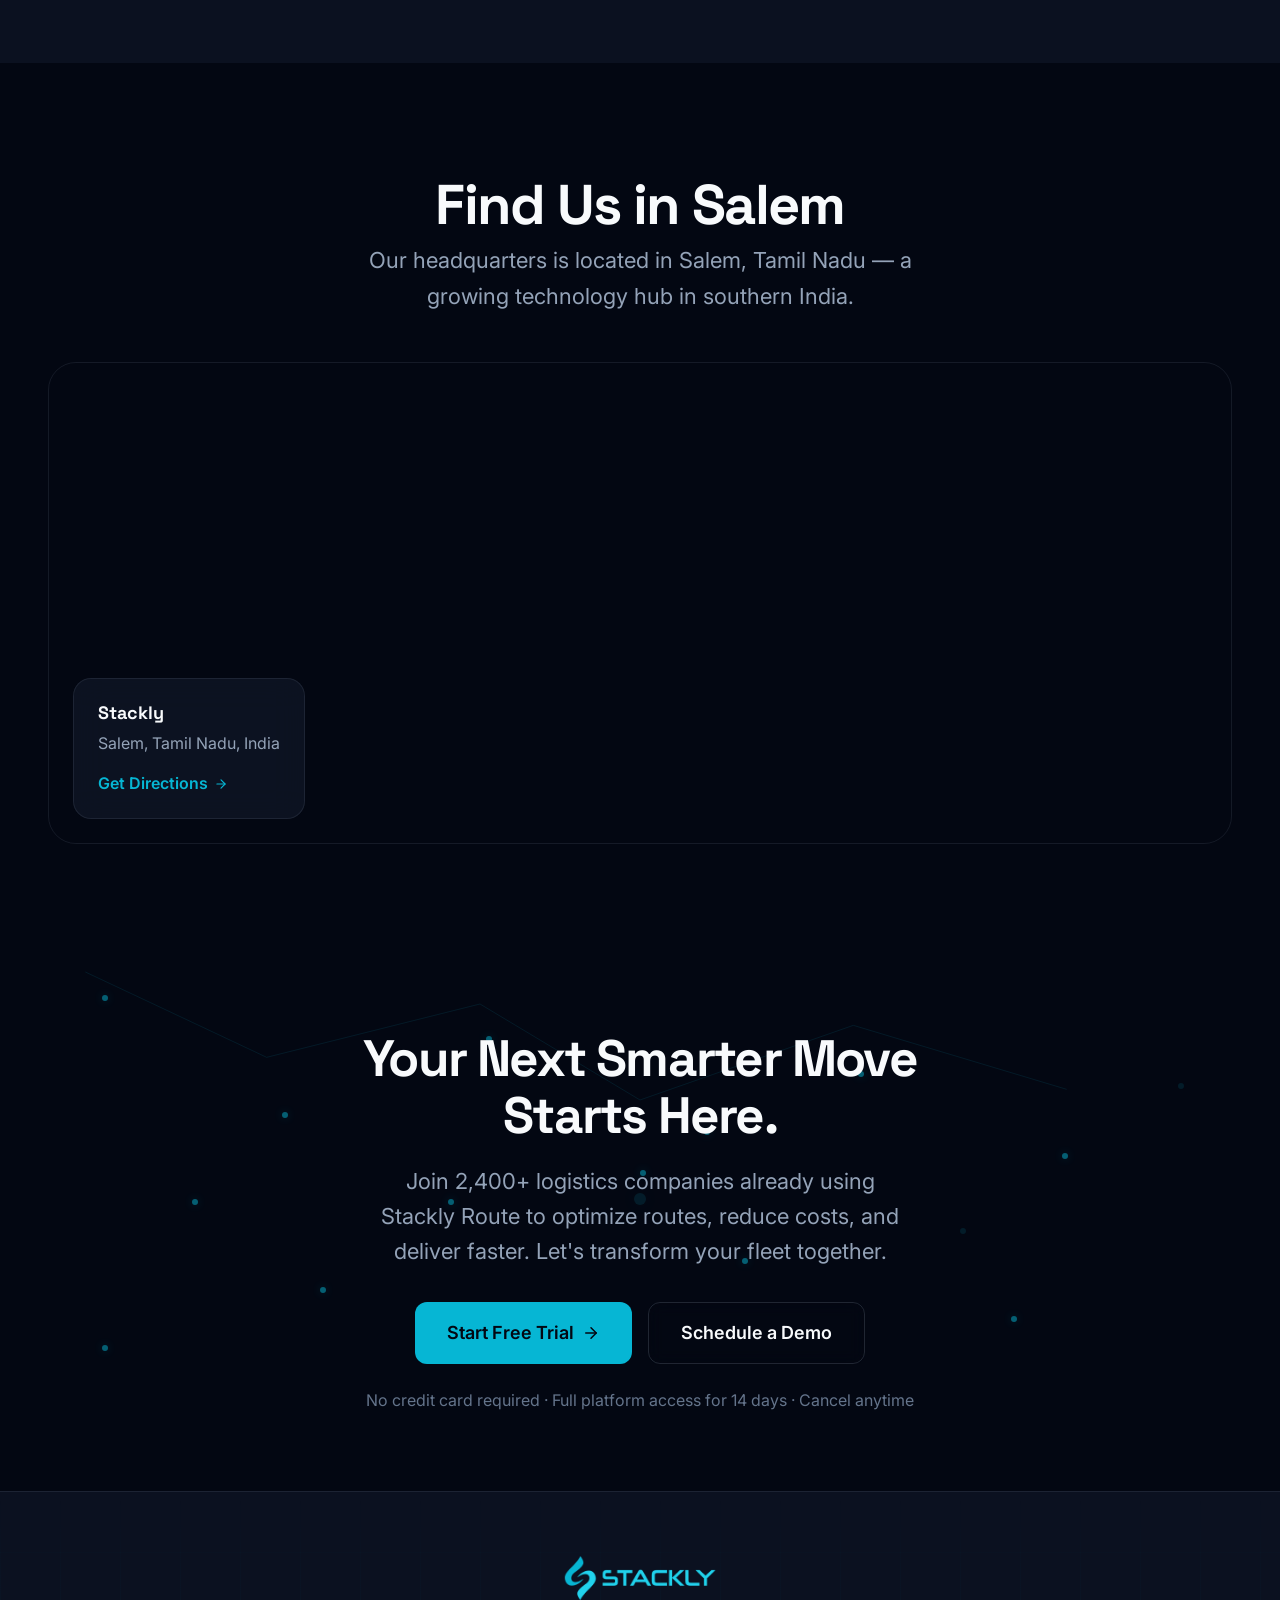
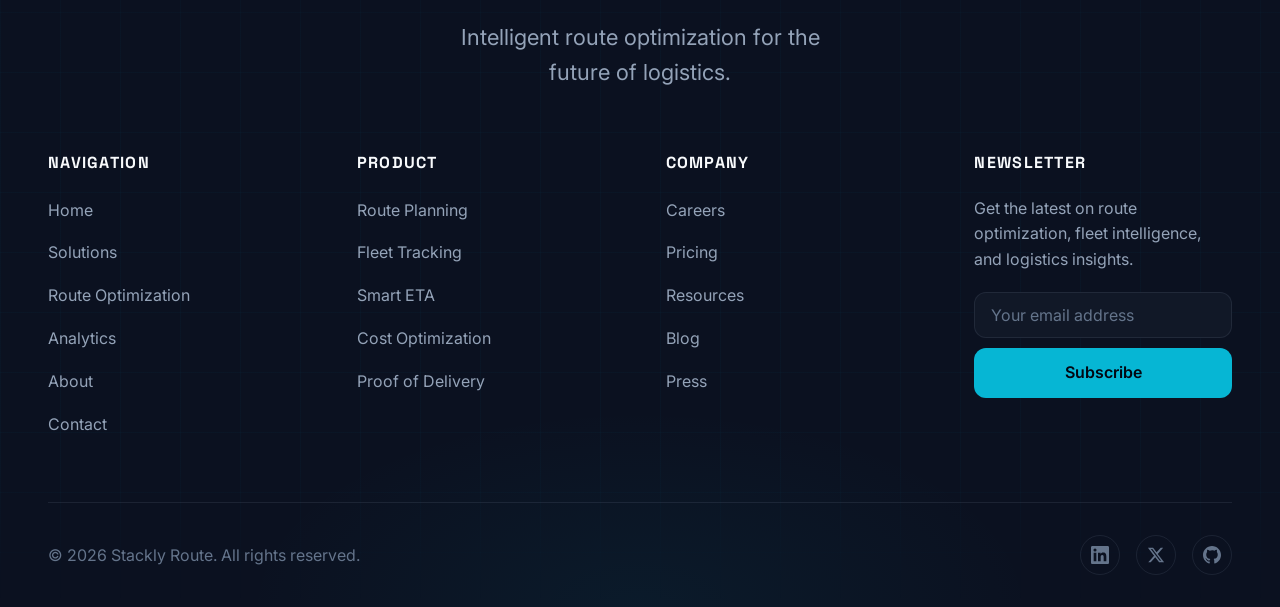
<file: pages/contact.html>
<!DOCTYPE html>
<html lang="en">
<head>
  <meta charset="UTF-8">
  <meta name="viewport" content="width=device-width, initial-scale=1.0">
  <meta name="description" content="Get in touch with Stackly Route to schedule a demo, discuss pricing, or learn how our AI-powered logistics platform can optimize your fleet operations.">
  <title>Contact | Stackly Route</title>
  <link rel="preconnect" href="https://fonts.googleapis.com">
  <link rel="preconnect" href="https://fonts.gstatic.com" crossorigin>
  <link href="https://fonts.googleapis.com/css2?family=Inter:wght@300;400;500;600;700&family=Space+Grotesk:wght@400;500;600;700&display=swap" rel="stylesheet">
  <link rel="stylesheet" href="../css/base.css">
  <link rel="stylesheet" href="../css/navbar.css">
  <link rel="stylesheet" href="../css/footer.css">
  <link rel="stylesheet" href="../css/animations.css">
  <link rel="stylesheet" href="../css/contact.css">
  <link rel="stylesheet" href="../css/responsive.css">
</head>
<body>
  <a href="#main-content" class="skip-link">Skip to main content</a>

  <!-- =====================================================
       NAVBAR
       ===================================================== -->
  <header class="navbar scrolled" id="navbar" role="banner" data-navbar-permanent>
    <div class="navbar-container">
      <div class="navbar-logo">
        <a href="../index.html" class="logo-link" aria-label="Stackly Route Home"><img src="../assets/logo/logo-stackly.webp" alt="Stackly Route" width="180" height="40" loading="eager"></a>
      </div>
      <nav class="navbar-nav" role="navigation" aria-label="Main navigation">
        <ul class="nav-list">
          <li><a href="../index.html" class="nav-link">Home</a></li>
          <li><a href="solutions.html" class="nav-link">Solutions</a></li>
          <li><a href="route-optimization.html" class="nav-link">Route Optimization</a></li>
          <li><a href="analytics.html" class="nav-link">Analytics</a></li>
          <li><a href="about.html" class="nav-link">About</a></li>
<li><a href="contact.html" class="nav-link active" aria-current="page">Contact</a></li>
        </ul>
        <div class="nav-indicator" aria-hidden="true"></div>
      </nav>
      <div class="navbar-auth">
        <a href="login.html" class="btn btn-text">Log In</a>
        <a href="../404.html" class="btn btn-primary btn-sm">Sign Up</a>
      </div>
      <button class="mobile-menu-toggle" id="mobileMenuToggle" aria-label="Toggle navigation menu" aria-expanded="false" aria-controls="mobileMenu">
        <span class="hamburger-line"></span>
        <span class="hamburger-line"></span>
        <span class="hamburger-line"></span>
      </button>
    </div>
    
  </header>

  <div class="mobile-menu" id="mobileMenu" aria-hidden="true">
      <div class="mobile-menu-head">
        <a href="../index.html" class="mobile-menu-logo" aria-label="Stackly Route Home">
          <img src="../assets/logo/logo-stackly.webp" alt="Stackly Route" width="128" height="28" loading="eager">
        </a>
        <button class="mobile-menu-close" id="mobileMenuClose" aria-label="Close menu" type="button">
          <svg width="18" height="18" viewBox="0 0 24 24" fill="none" stroke="currentColor" stroke-width="2" stroke-linecap="round" stroke-linejoin="round"><path d="M18 6 6 18"/><path d="m6 6 12 12"/></svg>
        </button>
      </div>
      <div class="mobile-menu-content">
        <p class="mobile-menu-eyebrow">Menu</p>
        <ul class="mobile-nav-list">
          <li><a href="../index.html" class="mobile-nav-link"><span class="mobile-nav-icon"><svg width="20" height="20" viewBox="0 0 24 24" fill="none" stroke="currentColor" stroke-width="1.5" stroke-linecap="round" stroke-linejoin="round"><path d="m3 9 9-7 9 7v11a2 2 0 0 1-2 2H5a2 2 0 0 1-2-2z"/><polyline points="9 22 9 12 15 12 15 22"/></svg></span><span class="mobile-nav-label">Home</span></a></li>
          <li><a href="solutions.html" class="mobile-nav-link"><span class="mobile-nav-icon"><svg width="20" height="20" viewBox="0 0 24 24" fill="none" stroke="currentColor" stroke-width="1.5" stroke-linecap="round" stroke-linejoin="round"><path d="M12 2 2 7l10 5 10-5-10-5z"/><path d="M2 17l10 5 10-5"/><path d="M2 12l10 5 10-5"/></svg></span><span class="mobile-nav-label">Solutions</span></a></li>
          <li><a href="route-optimization.html" class="mobile-nav-link"><span class="mobile-nav-icon"><svg width="20" height="20" viewBox="0 0 24 24" fill="none" stroke="currentColor" stroke-width="1.5" stroke-linecap="round" stroke-linejoin="round"><circle cx="6" cy="19" r="3"/><path d="M9 19h8.5a3.5 3.5 0 0 0 0-7h-11a3.5 3.5 0 0 1 0-7H15"/><circle cx="18" cy="5" r="3"/></svg></span><span class="mobile-nav-label">Route Optimization</span></a></li>
          <li><a href="analytics.html" class="mobile-nav-link"><span class="mobile-nav-icon"><svg width="20" height="20" viewBox="0 0 24 24" fill="none" stroke="currentColor" stroke-width="1.5" stroke-linecap="round" stroke-linejoin="round"><path d="M3 3v18h18"/><path d="M18 17V9"/><path d="M13 17V5"/><path d="M8 17v-3"/></svg></span><span class="mobile-nav-label">Analytics</span></a></li>
          <li><a href="about.html" class="mobile-nav-link"><span class="mobile-nav-icon"><svg width="20" height="20" viewBox="0 0 24 24" fill="none" stroke="currentColor" stroke-width="1.5" stroke-linecap="round" stroke-linejoin="round"><circle cx="12" cy="12" r="10"/><path d="M12 16v-4"/><path d="M12 8h.01"/></svg></span><span class="mobile-nav-label">About</span></a></li>
          <li><a href="contact.html" class="mobile-nav-link active" aria-current="page"><span class="mobile-nav-icon"><svg width="20" height="20" viewBox="0 0 24 24" fill="none" stroke="currentColor" stroke-width="1.5" stroke-linecap="round" stroke-linejoin="round"><rect x="2" y="4" width="20" height="16" rx="2"/><path d="m22 7-10 5L2 7"/></svg></span><span class="mobile-nav-label">Contact</span></a></li>
        </ul>
        <div class="mobile-auth">
          <a href="../404.html" class="btn btn-outline btn-full">Log In</a>
          <a href="../404.html" class="btn btn-primary btn-full">Sign Up</a>
        </div>
      </div>
    </div>


  <main id="main-content">

    <!-- =====================================================
         SECTION 1: CONTACT HERO
         ===================================================== -->
    <section class="ct-hero" aria-labelledby="ct-hero-heading">
      <div class="ct-hero-bg" aria-hidden="true"></div>
      <div class="ct-hero-grid" aria-hidden="true"></div>
      <div class="container">
        <div class="ct-hero-layout">
          <div class="ct-hero-content">
            <p class="section-eyebrow reveal-up">Get in Touch</p>
            <h1 class="ct-hero-title reveal-up" id="ct-hero-heading">
              Let's Build Smarter<br>
              <span class="ct-hero-title-accent">Logistics Together.</span>
            </h1>
            <p class="ct-hero-desc reveal-up">Whether you're optimizing a single route or transforming an entire fleet, our team is ready to help you unlock the full potential of AI-powered logistics.</p>
            <div class="ct-hero-availability reveal-up">
              <div class="ct-availability-item">
                <span class="ct-availability-dot" aria-hidden="true"></span>
                <span>Enterprise support available 24/7</span>
              </div>
              <div class="ct-availability-item">
                <span class="ct-availability-dot amber" aria-hidden="true"></span>
                <span>Response within 2 business hours</span>
              </div>
            </div>
          </div>

          <div class="ct-hero-visual reveal-right" aria-hidden="true">
            <svg viewBox="0 0 480 320" fill="none" xmlns="http://www.w3.org/2000/svg">
              <defs>
                <linearGradient id="ctRouteGrad" x1="0%" y1="0%" x2="100%" y2="0%">
                  <stop offset="0%" stop-color="#06B6D4" stop-opacity="0"/>
                  <stop offset="50%" stop-color="#06B6D4" stop-opacity="1"/>
                  <stop offset="100%" stop-color="#06B6D4" stop-opacity="0"/>
                </linearGradient>
                <linearGradient id="ctRouteGrad2" x1="0%" y1="0%" x2="100%" y2="0%">
                  <stop offset="0%" stop-color="#8B5CF6" stop-opacity="0"/>
                  <stop offset="50%" stop-color="#8B5CF6" stop-opacity="1"/>
                  <stop offset="100%" stop-color="#8B5CF6" stop-opacity="0"/>
                </linearGradient>
              </defs>

              <!-- Route lines -->
              <path class="ct-hero-route" d="M40,280 C120,280 160,200 240,180 C320,160 360,120 440,80" stroke="url(#ctRouteGrad)" stroke-width="2" fill="none" stroke-linecap="round"/>
              <path class="ct-hero-route ct-hero-route-2" d="M40,240 C100,240 180,280 260,220 C340,160 380,100 440,60" stroke="url(#ctRouteGrad2)" stroke-width="1.5" fill="none" stroke-linecap="round" opacity="0.6"/>
              <path class="ct-hero-route ct-hero-route-3" d="M80,300 C160,300 200,240 280,200 C360,160 400,80 460,40" stroke="url(#ctRouteGrad)" stroke-width="1" fill="none" stroke-linecap="round" opacity="0.3"/>

              <!-- Connection lines (decorative) -->
              <line x1="120" y1="260" x2="240" y2="180" stroke="rgba(6,182,212,0.15)" stroke-width="0.5" stroke-dasharray="4 4"/>
              <line x1="240" y1="180" x2="360" y2="120" stroke="rgba(6,182,212,0.15)" stroke-width="0.5" stroke-dasharray="4 4"/>
              <line x1="200" y1="240" x2="320" y2="160" stroke="rgba(139,92,246,0.12)" stroke-width="0.5" stroke-dasharray="4 4"/>

              <!-- Nodes -->
              <g class="ct-hero-node" transform="translate(40,280)">
                <circle r="8" fill="#06B6D4" opacity="0.2"/>
                <circle r="4" fill="#06B6D4"/>
              </g>
              <g class="ct-hero-node" transform="translate(240,180)">
                <circle r="10" fill="#06B6D4" opacity="0.15"/>
                <circle r="5" fill="#22D3EE"/>
              </g>
              <g class="ct-hero-node" transform="translate(440,80)">
                <circle r="10" fill="#06B6D4" opacity="0.2"/>
                <circle r="5" fill="#06B6D4"/>
                <circle class="ct-hero-pulse" cx="0" cy="0" r="5" fill="none" stroke="#06B6D4" stroke-width="1"/>
              </g>
              <g class="ct-hero-node" transform="translate(340,120)">
                <circle r="8" fill="#8B5CF6" opacity="0.2"/>
                <circle r="4" fill="#8B5CF6"/>
              </g>

              <!-- Data dots -->
              <circle cx="160" cy="260" r="2" fill="#06B6D4" opacity="0.4"/>
              <circle cx="300" cy="200" r="2" fill="#06B6D4" opacity="0.3"/>
              <circle cx="380" cy="100" r="2" fill="#8B5CF6" opacity="0.3"/>
              <circle cx="200" cy="160" r="1.5" fill="#22D3EE" opacity="0.4"/>
              <circle cx="320" cy="240" r="1.5" fill="#22D3EE" opacity="0.3"/>
            </svg>
          </div>
        </div>
      </div>
    </section>

    <!-- =====================================================
         SECTION 2: CONTACT FORM + CONTACT INFORMATION
         ===================================================== -->
    <section class="ct-form-section" id="contact-form" aria-labelledby="ct-form-heading">
      <div class="container">
        <div class="ct-form-layout">

          <!-- Contact Form -->
          <div class="ct-form-card reveal-left">
            <div class="ct-form-header">
              <h2 class="ct-form-title" id="ct-form-heading">Send Us a Message</h2>
              <p class="ct-form-subtitle">Fill out the form below and our team will get back to you within 2 business hours.</p>
            </div>

            <form id="ct-contact-form" novalidate>
              <div class="ct-form-grid">
                <!-- Name -->
                <div class="ct-form-group">
                  <label for="ct-name" class="ct-form-label">Full Name <span class="required" aria-label="required">*</span></label>
                  <input type="text" id="ct-name" name="name" class="ct-form-input" placeholder="e.g. John Smith" required aria-required="true" autocomplete="name">
                  <div class="ct-form-error" role="alert" aria-live="polite"></div>
                </div>

                <!-- Email -->
                <div class="ct-form-group">
                  <label for="ct-email" class="ct-form-label">Email Address <span class="required" aria-label="required">*</span></label>
                  <input type="email" id="ct-email" name="email" class="ct-form-input" placeholder="e.g. john@company.com" required aria-required="true" autocomplete="email">
                  <div class="ct-form-error" role="alert" aria-live="polite"></div>
                </div>

                <!-- Mobile -->
                <div class="ct-form-group">
                  <label for="ct-mobile" class="ct-form-label">Mobile Number <span class="required" aria-label="required">*</span></label>
                  <input type="tel" id="ct-mobile" name="mobile" class="ct-form-input" placeholder="e.g. 9876543210" required aria-required="true" maxlength="10" inputmode="numeric" pattern="[0-9]{10}" autocomplete="tel">
                  <div class="ct-form-error" role="alert" aria-live="polite"></div>
                </div>

                <!-- Company -->
                <div class="ct-form-group">
                  <label for="ct-company" class="ct-form-label">Company Name</label>
                  <input type="text" id="ct-company" name="company" class="ct-form-input" placeholder="e.g. Acme Logistics" autocomplete="organization">
                </div>

                <!-- Subject -->
                <div class="ct-form-group full-width">
                  <label for="ct-subject" class="ct-form-label">Subject / Inquiry Type</label>
                  <select id="ct-subject" name="subject" class="ct-form-select">
                    <option value="" disabled selected>Select a topic</option>
                    <option value="product-demo">Product Demo</option>
                    <option value="route-optimization">Route Optimization</option>
                    <option value="fleet-management">Fleet Management</option>
                    <option value="analytics">Analytics</option>
                    <option value="enterprise">Enterprise Solutions</option>
                    <option value="partnership">Partnership</option>
                    <option value="general">General Inquiry</option>
                  </select>
                </div>

                <!-- Message -->
                <div class="ct-form-group full-width" style="position: relative;">
                  <label for="ct-message" class="ct-form-label">Message <span class="required" aria-label="required">*</span></label>
                  <textarea id="ct-message" name="message" class="ct-form-textarea" placeholder="Tell us about your logistics needs, team size, and how we can help..." required aria-required="true" maxlength="500"></textarea>
                  <span class="ct-form-char-count" aria-live="polite">0 / 500</span>
                  <div class="ct-form-error" role="alert" aria-live="polite"></div>
                </div>

                <!-- Submit -->
                <div class="ct-form-submit-wrap">
                  <button type="submit" class="ct-form-submit">
                    <span class="spinner" aria-hidden="true"></span>
                    <span class="btn-text">Send Message</span>
                    <svg class="btn-arrow" width="18" height="18" viewBox="0 0 24 24" fill="none" stroke="currentColor" stroke-width="2" stroke-linecap="round" stroke-linejoin="round" aria-hidden="true">
                      <path d="M5 12h14"/>
                      <path d="m12 5 7 7-7 7"/>
                    </svg>
                  </button>
                </div>

                <!-- Success Message -->
                <div class="ct-form-success" role="status" aria-live="polite">
                  <div class="ct-form-success-icon">
                    <svg width="24" height="24" viewBox="0 0 24 24" fill="none" stroke="currentColor" stroke-width="2" stroke-linecap="round" stroke-linejoin="round" aria-hidden="true">
                      <path d="M22 11.08V12a10 10 0 1 1-5.93-9.14"/>
                      <polyline points="22 4 12 14.01 9 11.01"/>
                    </svg>
                  </div>
                  <div class="ct-form-success-title">Message Sent Successfully</div>
                  <div class="ct-form-success-text">We'll get back to you within 2 business hours.</div>
                </div>
              </div>
            </form>
          </div>

          <!-- Contact Information Panel -->
          <div class="ct-info-panel reveal-right">
            <div class="ct-info-header">
              <h2 class="ct-info-title">How Can We Help?</h2>
              <p class="ct-info-subtitle">Connect with the right team for your logistics transformation. We're here to support enterprises of every scale.</p>
            </div>

            <div class="ct-info-cards">
              <!-- Email -->
              <div class="ct-info-card">
                <div class="ct-info-card-icon cyan">
                  <svg width="22" height="22" viewBox="0 0 24 24" fill="none" stroke="currentColor" stroke-width="1.5" stroke-linecap="round" stroke-linejoin="round" aria-hidden="true">
                    <rect x="2" y="4" width="20" height="16" rx="2"/>
                    <path d="m22 7-8.97 5.7a1.94 1.94 0 0 1-2.06 0L2 7"/>
                  </svg>
                </div>
                <div class="ct-info-card-content">
                  <h3>Email Us</h3>
                  <p><a href="mailto:hello@stacklyroute.com">hello@stacklyroute.com</a></p>
                </div>
              </div>

              <!-- Phone -->
              <div class="ct-info-card">
                <div class="ct-info-card-icon violet">
                  <svg width="22" height="22" viewBox="0 0 24 24" fill="none" stroke="currentColor" stroke-width="1.5" stroke-linecap="round" stroke-linejoin="round" aria-hidden="true">
                    <path d="M22 16.92v3a2 2 0 0 1-2.18 2 19.79 19.79 0 0 1-8.63-3.07 19.5 19.5 0 0 1-6-6 19.79 19.79 0 0 1-3.07-8.67A2 2 0 0 1 4.11 2h3a2 2 0 0 1 2 1.72 12.84 12.84 0 0 0 .7 2.81 2 2 0 0 1-.45 2.11L8.09 9.91a16 16 0 0 0 6 6l1.27-1.27a2 2 0 0 1 2.11-.45 12.84 12.84 0 0 0 2.81.7A2 2 0 0 1 22 16.92z"/>
                  </svg>
                </div>
                <div class="ct-info-card-content">
                  <h3>Call Us</h3>
                  <p><a href="tel:+919876543210">+91 98765 43210</a></p>
                </div>
              </div>

              <!-- Location -->
              <div class="ct-info-card">
                <div class="ct-info-card-icon emerald">
                  <svg width="22" height="22" viewBox="0 0 24 24" fill="none" stroke="currentColor" stroke-width="1.5" stroke-linecap="round" stroke-linejoin="round" aria-hidden="true">
                    <path d="M20 10c0 6-8 12-8 12s-8-6-8-12a8 8 0 0 1 16 0Z"/>
                    <circle cx="12" cy="10" r="3"/>
                  </svg>
                </div>
                <div class="ct-info-card-content">
                  <h3>Visit Us</h3>
                  <p>Stackly, Salem,<br>Tamil Nadu, India</p>
                </div>
              </div>

              <!-- Partnership -->
              <div class="ct-info-card">
                <div class="ct-info-card-icon amber">
                  <svg width="22" height="22" viewBox="0 0 24 24" fill="none" stroke="currentColor" stroke-width="1.5" stroke-linecap="round" stroke-linejoin="round" aria-hidden="true">
                    <path d="M16 21v-2a4 4 0 0 0-4-4H6a4 4 0 0 0-4 4v2"/>
                    <circle cx="9" cy="7" r="4"/>
                    <path d="M22 21v-2a4 4 0 0 0-3-3.87"/>
                    <path d="M16 3.13a4 4 0 0 1 0 7.75"/>
                  </svg>
                </div>
                <div class="ct-info-card-content">
                  <h3>Enterprise Partnerships</h3>
                  <p>Looking for strategic integrations? <a href="mailto:partners@stacklyroute.com">Talk to our partnerships team</a></p>
                </div>
              </div>
            </div>

            <!-- Business Hours -->
            <div class="ct-info-hours">
              <h3 class="ct-info-hours-title">
                <svg width="16" height="16" viewBox="0 0 24 24" fill="none" stroke="currentColor" stroke-width="1.5" stroke-linecap="round" stroke-linejoin="round" aria-hidden="true">
                  <circle cx="12" cy="12" r="10"/>
                  <polyline points="12 6 12 12 16 14"/>
                </svg>
                Business Hours
              </h3>
              <div class="ct-info-hours-row">
                <span class="ct-info-hours-day">Monday – Friday</span>
                <span class="ct-info-hours-time">9:00 AM – 7:00 PM IST</span>
              </div>
              <div class="ct-info-hours-row">
                <span class="ct-info-hours-day">Saturday</span>
                <span class="ct-info-hours-time">10:00 AM – 4:00 PM IST</span>
              </div>
              <div class="ct-info-hours-row">
                <span class="ct-info-hours-day">Sunday</span>
                <span class="ct-info-hours-time">Closed</span>
              </div>
              <div class="ct-info-hours-row" style="border-top: 1px solid var(--color-border); margin-top: 0.5rem; padding-top: 0.75rem;">
                <span class="ct-info-hours-day" style="color: var(--color-emerald); font-weight: 500;">Enterprise Support</span>
                <span class="ct-info-hours-time" style="color: var(--color-emerald);">24/7</span>
              </div>
            </div>
          </div>
        </div>
      </div>
    </section>

    <!-- =====================================================
         SECTION 3: OFFICE LOCATION + MAP
         ===================================================== -->
    <section class="ct-map-section" id="office" aria-labelledby="ct-map-heading">
      <div class="container">
        <div class="ct-map-header">
          <p class="section-eyebrow reveal-up">Our Office</p>
          <h2 class="section-title reveal-up" id="ct-map-heading">Find Us in Salem</h2>
          <p class="section-description reveal-up" style="margin: 0.5rem auto 0;">Our headquarters is located in Salem, Tamil Nadu — a growing technology hub in southern India.</p>
        </div>

        <div class="ct-map-container reveal-up">
          <iframe
            class="ct-map-frame"
            src="https://www.openstreetmap.org/export/embed.html?bbox=78.1080%2C11.6350%2C78.1700%2C11.7100&amp;layer=mapnik&amp;marker=11.6643%2C78.1462"
            title="Stackly office location in Salem, Tamil Nadu, India"
            loading="lazy"
            referrerpolicy="no-referrer-when-downgrade"
            allowfullscreen>
          </iframe>
          <div class="ct-map-overlay" aria-hidden="true"></div>
          <div class="ct-map-info">
            <div class="ct-map-location">
              <div class="ct-map-location-name">Stackly</div>
              <div class="ct-map-location-address">Salem, Tamil Nadu, India</div>
              <a href="https://www.openstreetmap.org/?mlat=11.6643&mlon=78.1462#map=14/11.6643/78.1462" target="_blank" rel="noopener noreferrer" class="ct-map-location-action">
                Get Directions
                <svg width="14" height="14" viewBox="0 0 24 24" fill="none" stroke="currentColor" stroke-width="2" stroke-linecap="round" stroke-linejoin="round" aria-hidden="true">
                  <path d="M5 12h14"/>
                  <path d="m12 5 7 7-7 7"/>
                </svg>
              </a>
            </div>
          </div>
        </div>
      </div>
    </section>

    <!-- =====================================================
         SECTION 4: FINAL CONTACT CTA
         ===================================================== -->
    <section class="ct-cta" aria-labelledby="ct-cta-heading">
      <div class="ct-cta-bg" aria-hidden="true">
        <!-- Network visualization -->
        <svg class="ct-cta-connections" viewBox="0 0 1200 400" preserveAspectRatio="xMidYMid slice">
          <line x1="80" y1="60" x2="250" y2="140"/>
          <line x1="250" y1="140" x2="450" y2="90"/>
          <line x1="450" y1="90" x2="600" y2="180"/>
          <line x1="600" y1="180" x2="800" y2="110"/>
          <line x1="800" y1="110" x2="1000" y2="170"/>
          <line x1="80" y1="300" x2="300" y2="260"/>
          <line x1="300" y1="260" x2="500" y2="300"/>
          <line x1="500" y1="300" x2="700" y2="240"/>
          <line x1="700" y1="240" x2="950" y2="280"/>
          <line x1="250" y1="140" x2="300" y2="260"/>
          <line x1="450" y1="90" x2="500" y2="300"/>
          <line x1="600" y1="180" x2="700" y2="240"/>
          <line x1="800" y1="110" x2="950" y2="280"/>
        </svg>
        <!-- Scattered nodes -->
        <div class="ct-cta-node" style="left:8%; top:15%;"></div>
        <div class="ct-cta-node" style="left:22%; top:35%;"></div>
        <div class="ct-cta-node" style="left:38%; top:22%;"></div>
        <div class="ct-cta-node" style="left:50%; top:45%;"></div>
        <div class="ct-cta-node" style="left:67%; top:28%;"></div>
        <div class="ct-cta-node" style="left:83%; top:42%;"></div>
        <div class="ct-cta-node" style="left:8%; top:75%;"></div>
        <div class="ct-cta-node" style="left:25%; top:65%;"></div>
        <div class="ct-cta-node" style="left:42%; top:75%;"></div>
        <div class="ct-cta-node" style="left:58%; top:60%;"></div>
        <div class="ct-cta-node" style="left:79%; top:70%;"></div>
        <div class="ct-cta-node" style="left:15%; top:50%;"></div>
        <div class="ct-cta-node" style="left:35%; top:50%;"></div>
        <div class="ct-cta-node" style="left:55%; top:38%;"></div>
        <div class="ct-cta-node" style="left:75%; top:55%;"></div>
        <div class="ct-cta-node" style="left:92%; top:30%;"></div>
        <!-- Center glow node -->
        <div class="ct-cta-node" style="left:50%; top:50%; width:12px; height:12px; transform:translate(-50%,-50%); box-shadow: 0 0 25px rgba(6,182,212,0.5);"></div>
      </div>

      <div class="container">
        <div class="ct-cta-content">
          <p class="section-eyebrow reveal-up">Start Your Journey</p>
          <h2 class="ct-cta-title reveal-up" id="ct-cta-heading">Your Next Smarter Move Starts Here.</h2>
          <p class="ct-cta-desc reveal-up">Join 2,400+ logistics companies already using Stackly Route to optimize routes, reduce costs, and deliver faster. Let's transform your fleet together.</p>
          <div class="ct-cta-actions reveal-up">
            <a href="../404.html" class="btn btn-primary btn-lg">
              <span>Start Free Trial</span>
              <svg class="btn-icon" width="18" height="18" viewBox="0 0 24 24" fill="none" stroke="currentColor" stroke-width="2" stroke-linecap="round" stroke-linejoin="round" aria-hidden="true"><path d="M5 12h14"/><path d="m12 5 7 7-7 7"/></svg>
            </a>
            <a href="../404.html" class="btn btn-outline btn-lg">Schedule a Demo</a>
          </div>
          <p class="ct-cta-note reveal-up">No credit card required &middot; Full platform access for 14 days &middot; Cancel anytime</p>
        </div>
      </div>
    </section>

  </main>

  <!-- =====================================================
       FOOTER
       ===================================================== -->
  <footer class="footer" role="contentinfo">
    <div class="footer-bg" aria-hidden="true">
      <div class="footer-grid"></div>
      <div class="footer-glow"></div>
    </div>
    <div class="container">
      <div class="footer-top">
        <a href="../index.html" class="footer-logo" aria-label="Stackly Route Home"><img src="../assets/logo/logo-stackly.webp" alt="Stackly Route" width="220" height="48" loading="lazy"></a>
        <p class="footer-tagline">Intelligent route optimization for the future of logistics.</p>
      </div>
      <div class="footer-columns">
        <div class="footer-column">
          <h3 class="footer-column-title">Navigation</h3>
          <ul class="footer-links">
            <li><a href="../index.html">Home</a></li>
            <li><a href="solutions.html">Solutions</a></li>
            <li><a href="route-optimization.html">Route Optimization</a></li>
            <li><a href="analytics.html">Analytics</a></li>
            <li><a href="about.html">About</a></li>
            <li><a href="contact.html">Contact</a></li>
          </ul>
        </div>
        <div class="footer-column">
          <h3 class="footer-column-title">Product</h3>
          <ul class="footer-links">
            <li><a href="../404.html">Route Planning</a></li>
            <li><a href="../404.html">Fleet Tracking</a></li>
            <li><a href="../404.html">Smart ETA</a></li>
            <li><a href="../404.html">Cost Optimization</a></li>
            <li><a href="../404.html">Proof of Delivery</a></li>
          </ul>
        </div>
        <div class="footer-column">
          <h3 class="footer-column-title">Company</h3>
          <ul class="footer-links">
            <li><a href="../404.html">Careers</a></li>
            <li><a href="../404.html">Pricing</a></li>
            <li><a href="../404.html">Resources</a></li>
            <li><a href="../404.html">Blog</a></li>
            <li><a href="../404.html">Press</a></li>
          </ul>
        </div>
        <div class="footer-column">
          <h3 class="footer-column-title">Newsletter</h3>
          <p class="footer-newsletter-text">Get the latest on route optimization, fleet intelligence, and logistics insights.</p>
          <form class="footer-newsletter" id="footerNewsletter" novalidate>
            <label class="sr-only" for="footerNewsletterEmail">Email address</label>
            <input type="email" id="footerNewsletterEmail" class="footer-newsletter-input" placeholder="Your email address" required>
            <button type="submit" class="footer-newsletter-btn">Subscribe</button>
          </form>
          <p class="footer-newsletter-note" aria-live="polite"></p>
        </div>
      </div>
      <div class="footer-bottom">
        <p class="footer-copyright">&copy; 2026 Stackly Route. All rights reserved.</p>
        <div class="footer-legal">
        </div>
        <div class="footer-social">
          <a href="../404.html" aria-label="LinkedIn"><svg width="18" height="18" viewBox="0 0 24 24" fill="currentColor"><path d="M20.447 20.452h-3.554v-5.569c0-1.328-.027-3.037-1.852-3.037-1.853 0-2.136 1.445-2.136 2.939v5.667H9.351V9h3.414v1.561h.046c.477-.9 1.637-1.85 3.37-1.85 3.601 0 4.267 2.37 4.267 5.455v6.286zM5.337 7.433a2.062 2.062 0 0 1-2.063-2.065 2.064 2.064 0 1 1 2.063 2.065zm1.782 13.019H3.555V9h3.564v11.452zM22.225 0H1.771C.792 0 0 .774 0 1.729v20.542C0 23.227.792 24 1.771 24h20.451C23.2 24 24 23.227 24 22.271V1.729C24 .774 23.2 0 22.222 0h.003z"/></svg></a>
          <a href="../404.html" aria-label="Twitter"><svg width="18" height="18" viewBox="0 0 24 24" fill="currentColor"><path d="M18.244 2.25h3.308l-7.227 8.26 8.502 11.24H16.17l-5.214-6.817L4.99 21.75H1.68l7.73-8.835L1.254 2.25H8.08l4.713 6.231zm-1.161 17.52h1.833L7.084 4.126H5.117z"/></svg></a>
          <a href="../404.html" aria-label="GitHub"><svg width="18" height="18" viewBox="0 0 24 24" fill="currentColor"><path d="M12 0C5.374 0 0 5.373 0 12c0 5.302 3.438 9.8 8.207 11.387.599.111.793-.261.793-.577v-2.234c-3.338.726-4.033-1.416-4.033-1.416-.546-1.387-1.333-1.756-1.333-1.756-1.089-.745.083-.729.083-.729 1.205.084 1.839 1.237 1.839 1.237 1.07 1.834 2.807 1.304 3.492.997.107-.775.418-1.305.762-1.604-2.665-.305-5.467-1.334-5.467-5.931 0-1.311.469-2.381 1.236-3.221-.124-.303-.535-1.524.117-3.176 0 0 1.008-.322 3.301 1.23A11.509 11.509 0 0 1 12 5.803c1.02.005 2.047.138 3.006.404 2.291-1.552 3.297-1.23 3.297-1.23.653 1.653.242 2.874.118 3.176.77.84 1.235 1.911 1.235 3.221 0 4.609-2.807 5.624-5.479 5.921.43.372.823 1.102.823 2.222v3.293c0 .319.192.694.801.576C20.566 21.797 24 17.3 24 12c0-6.627-5.373-12-12-12z"/></svg></a>
        </div>
      </div>
    </div>
  </footer>

  <script src="../js/main.js"></script>
  <script src="../js/contact.js"></script>
</body>
</html>
</file>
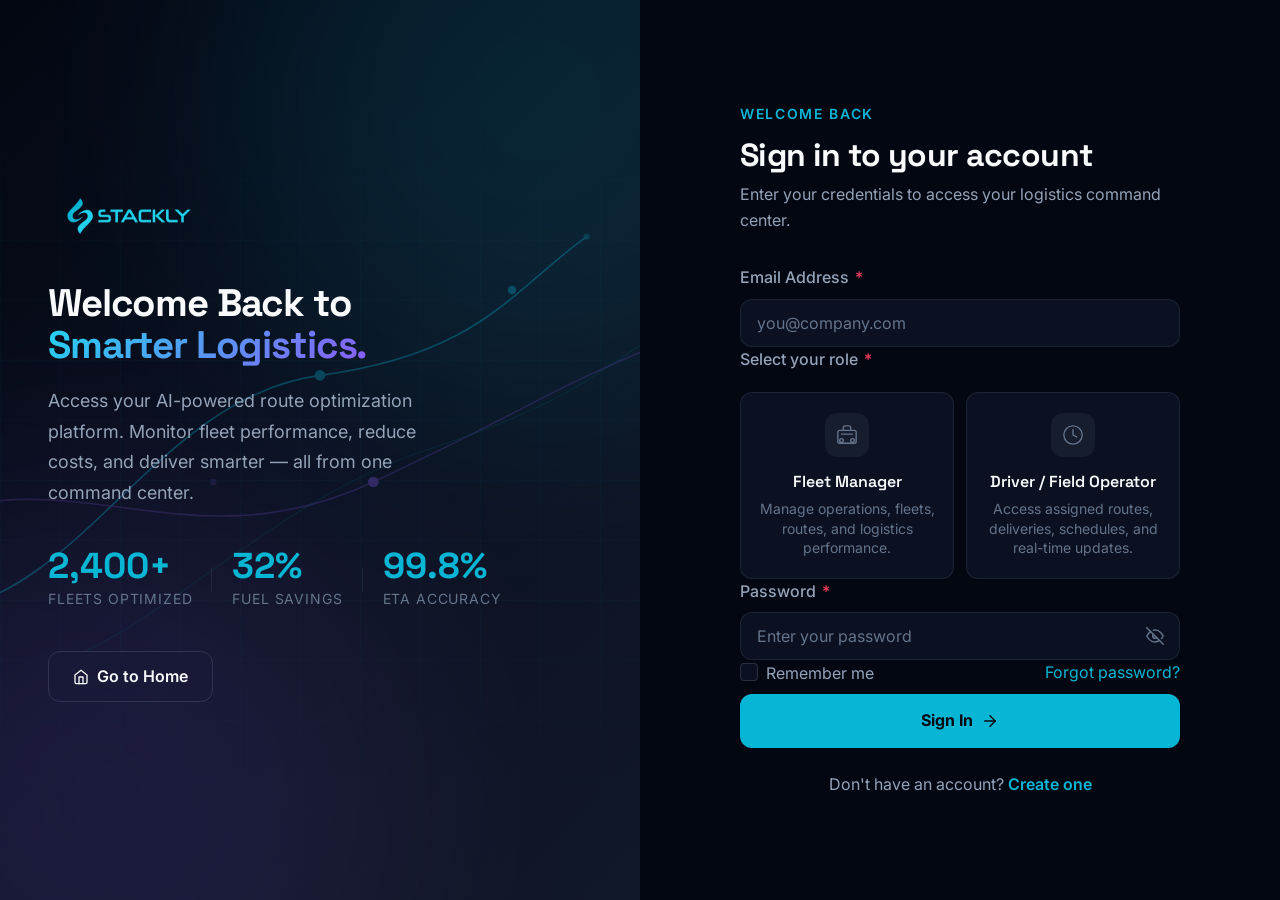
<file: pages/login.html>
<!DOCTYPE html>
<html lang="en">
<head>
  <meta charset="UTF-8">
  <meta name="viewport" content="width=device-width, initial-scale=1.0">
  <meta name="description" content="Log in to your Stackly Route account to access AI-powered logistics route optimization and fleet intelligence.">
  <title>Log In | Stackly Route</title>
  <link rel="preconnect" href="https://fonts.googleapis.com">
  <link rel="preconnect" href="https://fonts.gstatic.com" crossorigin>
  <link href="https://fonts.googleapis.com/css2?family=Inter:wght@300;400;500;600;700&family=Space+Grotesk:wght@400;500;600;700&display=swap" rel="stylesheet">
  <link rel="stylesheet" href="../css/base.css">
  <link rel="stylesheet" href="../css/animations.css">
  <link rel="stylesheet" href="../css/auth.css">
</head>
<body>

  <div class="auth-page" id="main-content">

    <!-- ═══════════════════════════════════════
         LEFT PANEL — BRAND EXPERIENCE
         ═══════════════════════════════════════ -->
    <div class="auth-brand" aria-hidden="true">
      <div class="auth-brand-bg">
        <div class="auth-brand-grid"></div>
        <div class="auth-brand-glow auth-brand-glow-1"></div>
        <div class="auth-brand-glow auth-brand-glow-2"></div>

        <!-- Animated SVG Routes -->
        <div class="auth-brand-routes">
          <svg viewBox="0 0 600 500" fill="none" xmlns="http://www.w3.org/2000/svg">
            <path class="auth-route-line" d="M-50,400 C80,380 150,200 300,180 S480,100 550,50" />
            <path class="auth-route-line" d="M-20,300 C100,280 200,350 350,280 S500,200 620,150" />
            <path class="auth-route-line" d="M50,450 C150,420 250,300 400,250 S550,180 650,120" />

            <!-- Route Nodes -->
            <circle class="auth-route-node" cx="300" cy="180" r="5" fill="#06B6D4"/>
            <circle class="auth-route-node" cx="480" cy="100" r="4" fill="#06B6D4"/>
            <circle class="auth-route-node" cx="350" cy="280" r="5" fill="#8B5CF6"/>
            <circle cx="300" cy="180" r="4" fill="none" stroke="#06B6D4" stroke-width="1" class="auth-route-pulse"/>
            <circle cx="550" cy="50" r="3" fill="#06B6D4" opacity="0.6"/>
            <circle cx="200" cy="280" r="3" fill="#8B5CF6" opacity="0.4"/>
          </svg>
        </div>
      </div>

      <!-- Brand Content -->
      <div class="auth-brand-content">
        <div class="auth-brand-logo">
          <a href="../index.html" aria-label="Stackly Route Home"><img src="../assets/logo/logo-stackly.webp" alt="Stackly Route" width="162" height="36" loading="eager"></a>
        </div>

        <h1 class="auth-brand-title">
          Welcome Back to<br>
          <span class="accent">Smarter Logistics.</span>
        </h1>

        <p class="auth-brand-desc">
          Access your AI-powered route optimization platform. Monitor fleet performance, reduce costs, and deliver smarter — all from one command center.
        </p>

        <div class="auth-brand-stats">
          <div class="auth-brand-stat">
            <div class="auth-brand-stat-value">2,400+</div>
            <div class="auth-brand-stat-label">Fleets Optimized</div>
          </div>
          <div class="auth-brand-stat">
            <div class="auth-brand-stat-value">32%</div>
            <div class="auth-brand-stat-label">Fuel Savings</div>
          </div>
          <div class="auth-brand-stat">
            <div class="auth-brand-stat-value">99.8%</div>
            <div class="auth-brand-stat-label">ETA Accuracy</div>
          </div>
        </div>

        <a href="../index.html" class="btn btn-outline auth-brand-home-btn" id="auth-go-home">
          <svg width="16" height="16" viewBox="0 0 24 24" fill="none" stroke="currentColor" stroke-width="2" stroke-linecap="round" stroke-linejoin="round" aria-hidden="true"><path d="m3 9 9-7 9 7v11a2 2 0 0 1-2 2H5a2 2 0 0 1-2-2z"/><polyline points="9 22 9 12 15 12 15 22"/></svg>
          Go to Home
        </a>
      </div>
    </div>

    <!-- ═══════════════════════════════════════
         RIGHT PANEL — LOGIN FORM
         ═══════════════════════════════════════ -->
    <div class="auth-form-panel">
      <div class="auth-form-wrapper">

        <!-- Mobile Logo -->
        <div class="auth-brand-logo" style="justify-content: center; margin-bottom: 2rem; display: none;" id="auth-mobile-logo">
          <a href="../index.html" aria-label="Stackly Route Home"><img src="../assets/logo/logo-stackly.webp" alt="Stackly Route" width="162" height="36" loading="eager"></a>
        </div>

        <div class="auth-form-header">
          <p class="auth-form-eyebrow">Welcome Back</p>
          <h1 class="auth-form-title">Sign in to your account</h1>
          <p class="auth-form-subtitle">Enter your credentials to access your logistics command center.</p>
        </div>

        <form id="auth-login-form" novalidate autocomplete="on">

          <!-- Email -->
          <div class="auth-form-group">
            <label for="auth-login-email" class="auth-form-label">Email Address <span class="required" aria-label="required">*</span></label>
            <div class="auth-input-wrap">
              <input
                type="email"
                id="auth-login-email"
                name="email"
                class="auth-form-input"
                placeholder="you@company.com"
                required
                autocomplete="email"
                aria-required="true"
              >
            </div>
            <div class="auth-form-error" role="alert" aria-live="polite"></div>
          </div>

          <!-- Role Selection -->
          <div class="auth-role-section" id="login-role-section">
            <label class="auth-form-label">Select your role <span class="required" aria-label="required">*</span></label>
            <div class="auth-role-cards">
              <label class="auth-role-card" tabindex="0" role="radio" aria-checked="false" data-role="fleet-manager">
                <input type="radio" name="role" value="fleet-manager" class="auth-role-radio" tabindex="-1">
                <div class="auth-role-check" aria-hidden="true">
                  <svg viewBox="0 0 24 24" fill="none" stroke="white" stroke-width="3" stroke-linecap="round" stroke-linejoin="round"><polyline points="20 6 9 17 4 12"/></svg>
                </div>
                <div class="auth-role-icon">
                  <svg width="22" height="22" viewBox="0 0 24 24" fill="none" stroke="currentColor" stroke-width="1.5" stroke-linecap="round" stroke-linejoin="round"><rect x="2" y="7" width="20" height="14" rx="2"/><path d="M16 7V4a2 2 0 0 0-2-2h-4a2 2 0 0 0-2 2v3"/><circle cx="6" cy="18" r="2"/><circle cx="18" cy="18" r="2"/><path d="M6 11h12"/></svg>
                </div>
                <span class="auth-role-title">Fleet Manager</span>
                <span class="auth-role-desc">Manage operations, fleets, routes, and logistics performance.</span>
              </label>
              <label class="auth-role-card" tabindex="0" role="radio" aria-checked="false" data-role="driver">
                <input type="radio" name="role" value="driver" class="auth-role-radio" tabindex="-1">
                <div class="auth-role-check" aria-hidden="true">
                  <svg viewBox="0 0 24 24" fill="none" stroke="white" stroke-width="3" stroke-linecap="round" stroke-linejoin="round"><polyline points="20 6 9 17 4 12"/></svg>
                </div>
                <div class="auth-role-icon">
                  <svg width="22" height="22" viewBox="0 0 24 24" fill="none" stroke="currentColor" stroke-width="1.5" stroke-linecap="round" stroke-linejoin="round"><circle cx="12" cy="12" r="10"/><polyline points="12 6 12 12 16 14"/></svg>
                </div>
                <span class="auth-role-title">Driver / Field Operator</span>
                <span class="auth-role-desc">Access assigned routes, deliveries, schedules, and real-time updates.</span>
              </label>
            </div>
            <div class="auth-form-error" role="alert" aria-live="polite"></div>
          </div>

          <!-- Password -->
          <div class="auth-form-group">
            <label for="auth-login-password" class="auth-form-label">Password <span class="required" aria-label="required">*</span></label>
            <div class="auth-input-wrap">
              <input
                type="password"
                id="auth-login-password"
                name="password"
                class="auth-form-input"
                placeholder="Enter your password"
                required
                autocomplete="current-password"
                aria-required="true"
              >
              <button type="button" class="auth-password-toggle" aria-label="Show password">
                <svg class="eye-open" width="18" height="18" viewBox="0 0 24 24" fill="none" stroke="currentColor" stroke-width="2" stroke-linecap="round" stroke-linejoin="round" style="display: none;"><path d="M1 12s4-8 11-8 11 8 11 8-4 8-11 8-11-8-11-8z"/><circle cx="12" cy="12" r="3"/></svg>
                <svg class="eye-closed" width="18" height="18" viewBox="0 0 24 24" fill="none" stroke="currentColor" stroke-width="2" stroke-linecap="round" stroke-linejoin="round"><path d="M17.94 17.94A10.07 10.07 0 0 1 12 20c-7 0-11-8-11-8a18.45 18.45 0 0 1 5.06-5.94M9.9 4.24A9.12 9.12 0 0 1 12 4c7 0 11 8 11 8a18.5 18.5 0 0 1-2.16 3.19m-6.72-1.07a3 3 0 1 1-4.24-4.24"/><line x1="1" y1="1" x2="23" y2="23"/></svg>
              </button>
            </div>
            <div class="auth-form-error" role="alert" aria-live="polite"></div>
          </div>

          <!-- Remember Me / Forgot Password -->
          <div class="auth-form-row-between">
            <label class="auth-checkbox-wrap" style="gap: 0.5rem;">
              <input type="checkbox" class="auth-checkbox" name="remember">
              <span class="auth-checkbox-label">Remember me</span>
            </label>
            <a href="../404.html" class="auth-forgot-link">Forgot password?</a>
          </div>

          <!-- Submit -->
          <button type="submit" class="auth-submit">
            <span class="auth-spinner" aria-hidden="true"></span>
            <span class="btn-text">Sign In</span>
            <svg class="btn-arrow" width="18" height="18" viewBox="0 0 24 24" fill="none" stroke="currentColor" stroke-width="2" stroke-linecap="round" stroke-linejoin="round" aria-hidden="true"><path d="M5 12h14"/><path d="m12 5 7 7-7 7"/></svg>
          </button>

          <!-- Success Message -->
          <div class="auth-success" role="status" aria-live="polite"></div>
        </form>

        <div class="auth-form-footer">
          Don't have an account? <a href="signup.html">Create one</a>
        </div>

      </div>
    </div>

  </div>

  <script src="../js/auth.js"></script>

  <!-- Mobile logo visibility -->
  <script>
    (function() {
      var mobileLogo = document.getElementById('auth-mobile-logo');
      if (mobileLogo && window.innerWidth <= 1024) {
        mobileLogo.style.display = 'flex';
      }
      window.addEventListener('resize', function() {
        if (mobileLogo) {
          mobileLogo.style.display = window.innerWidth <= 1024 ? 'flex' : 'none';
        }
      });
    })();
  </script>

</body>
</html>
</file>
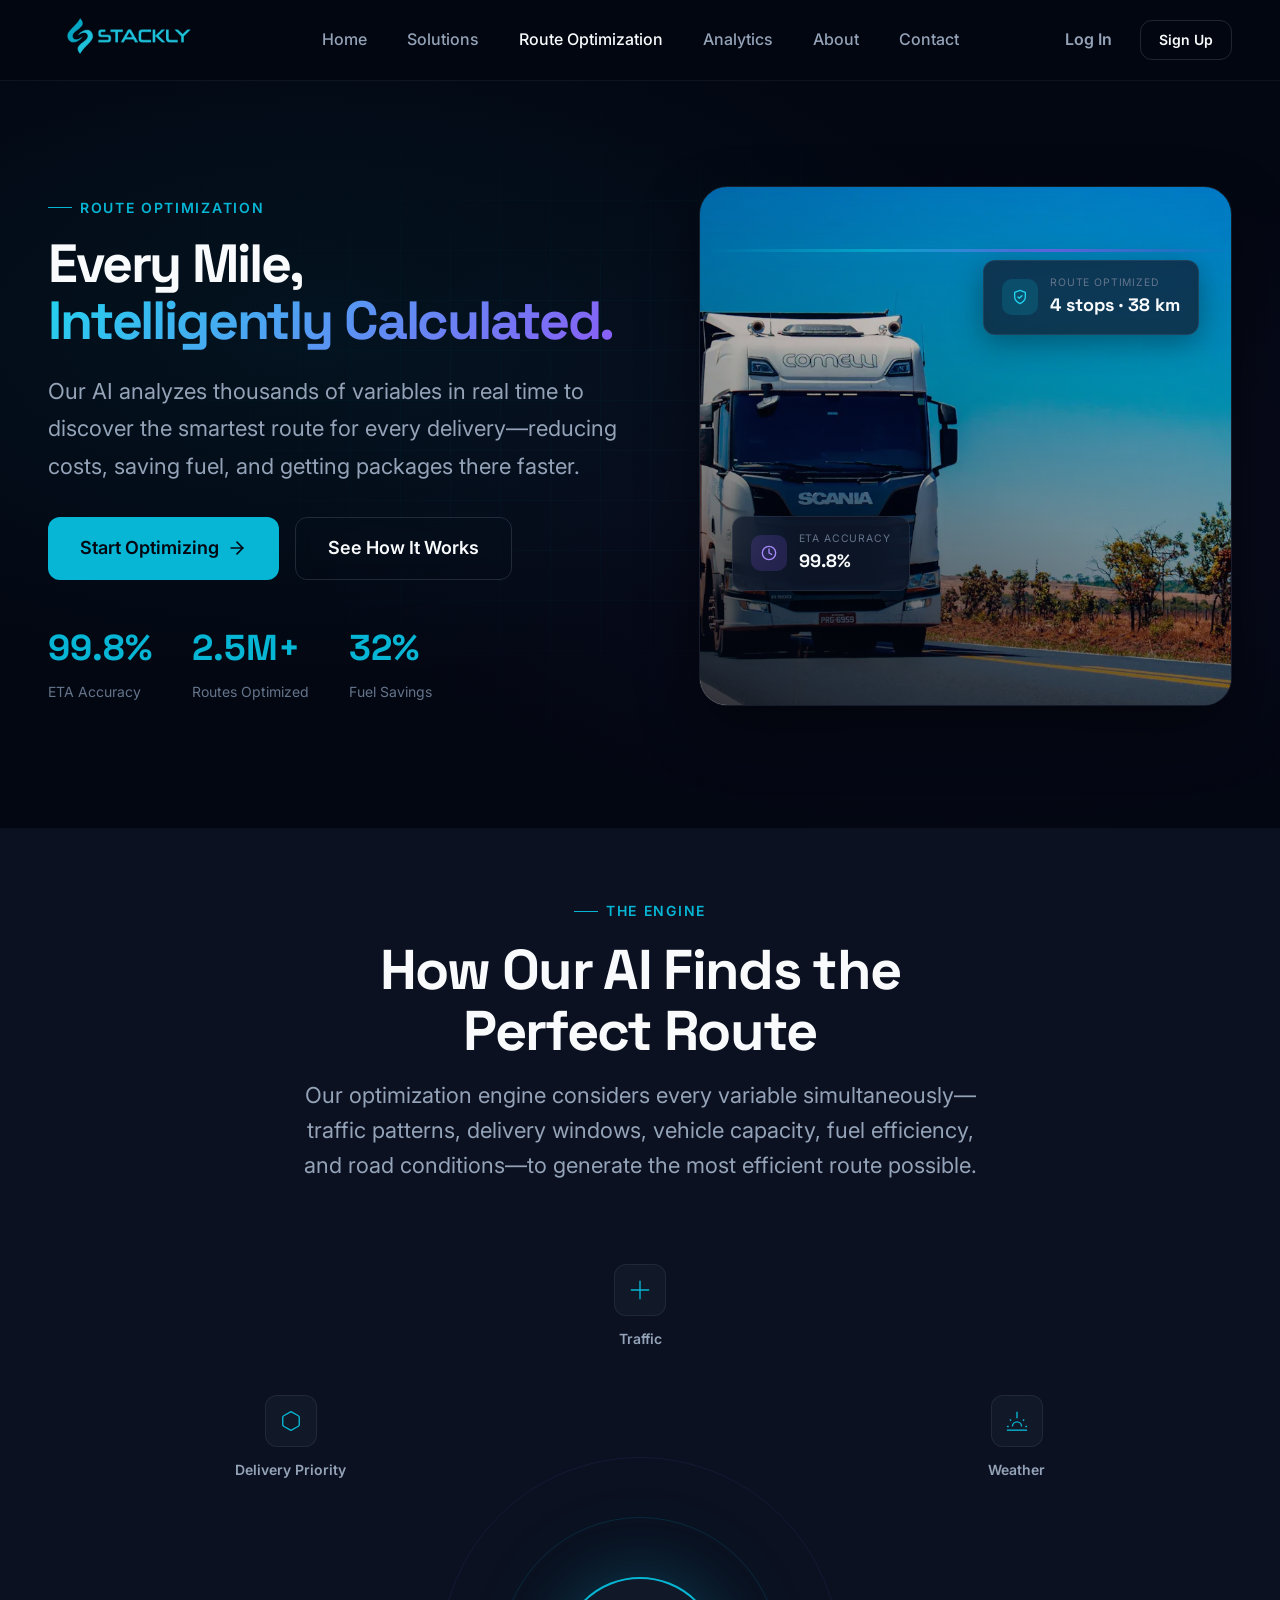
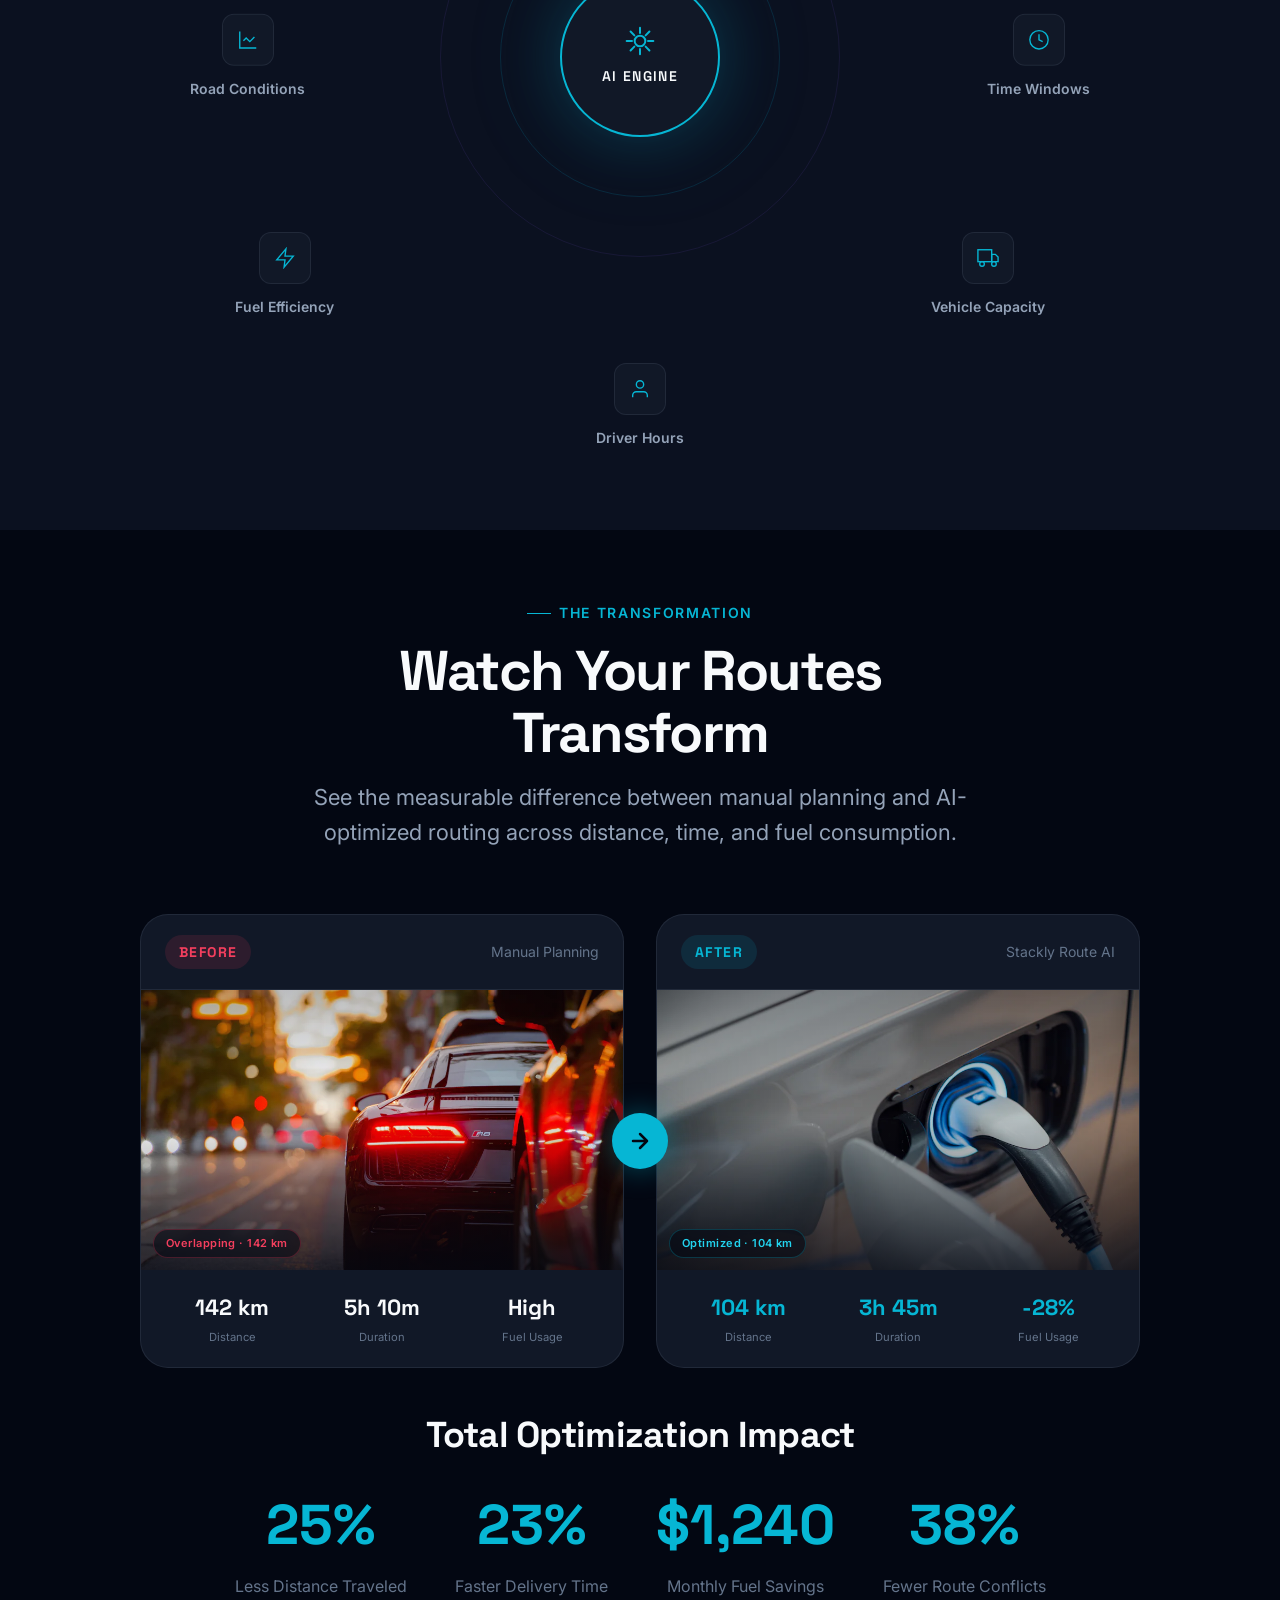
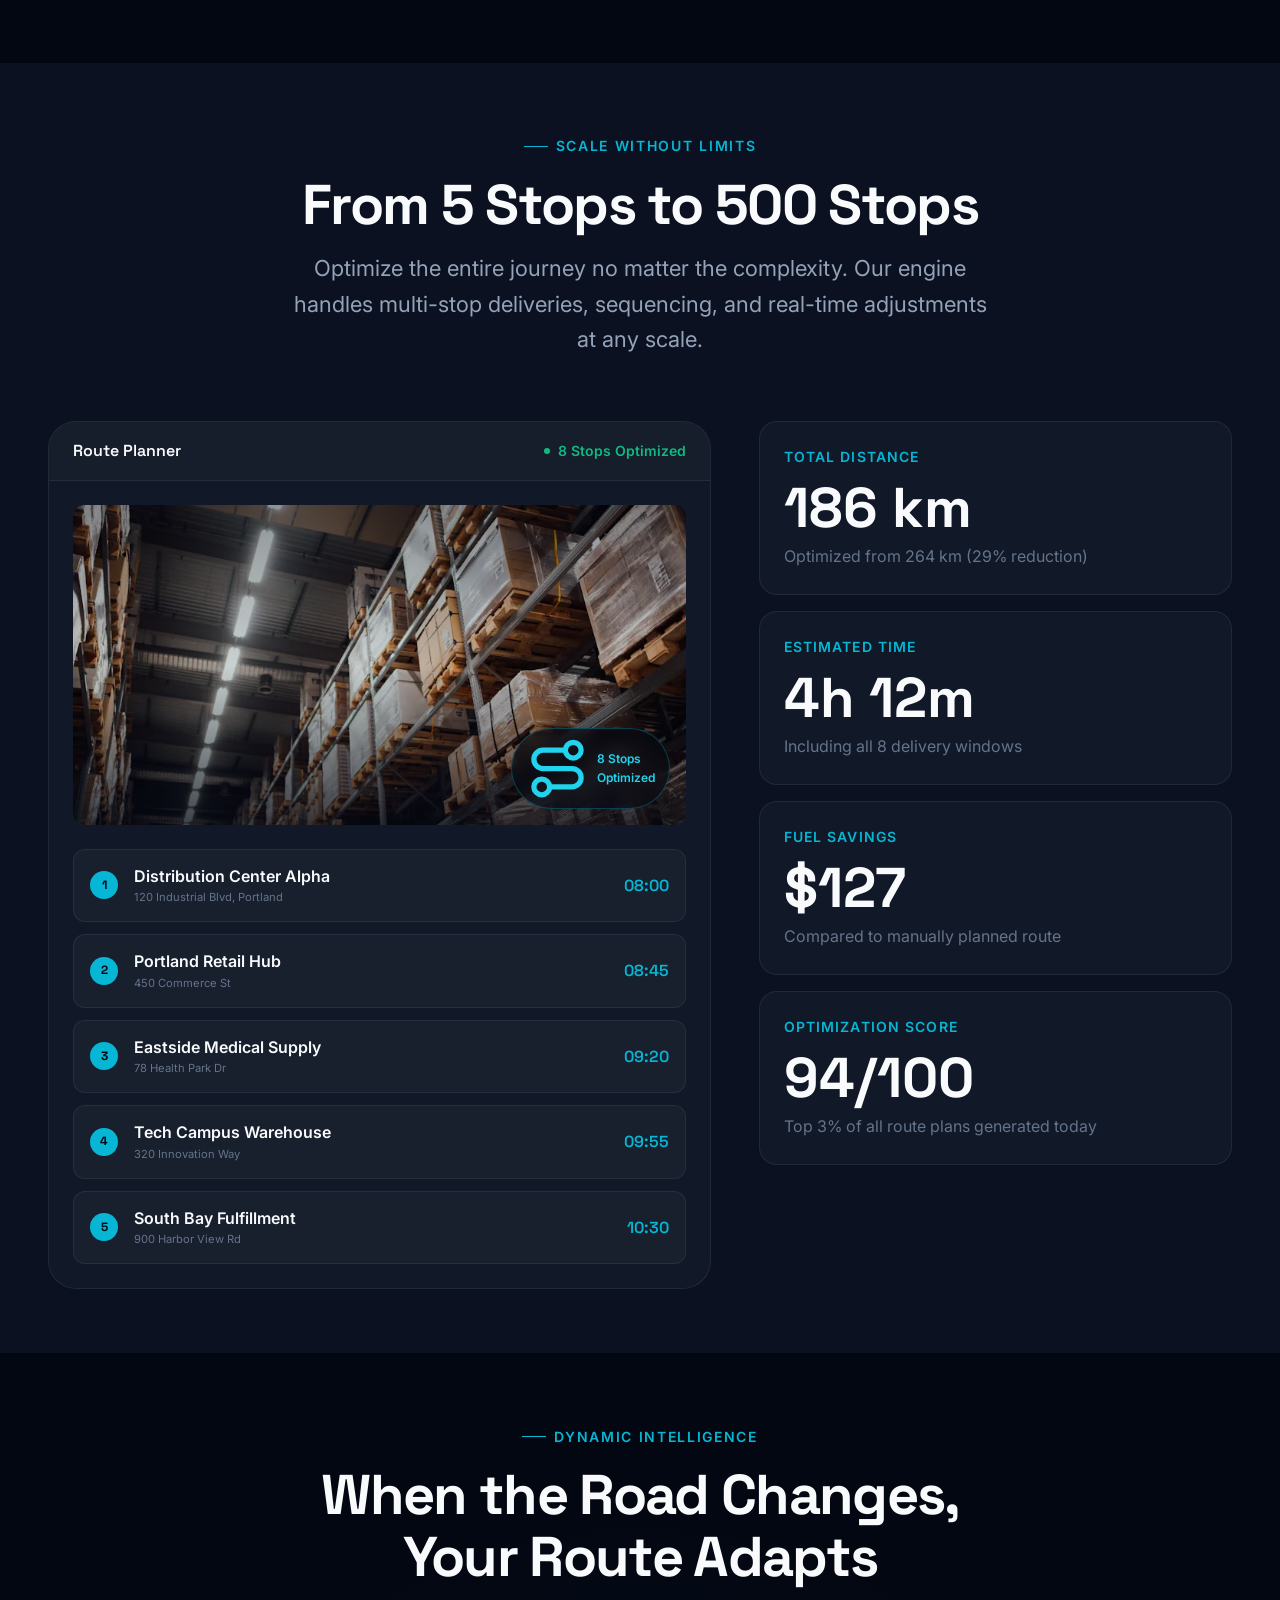
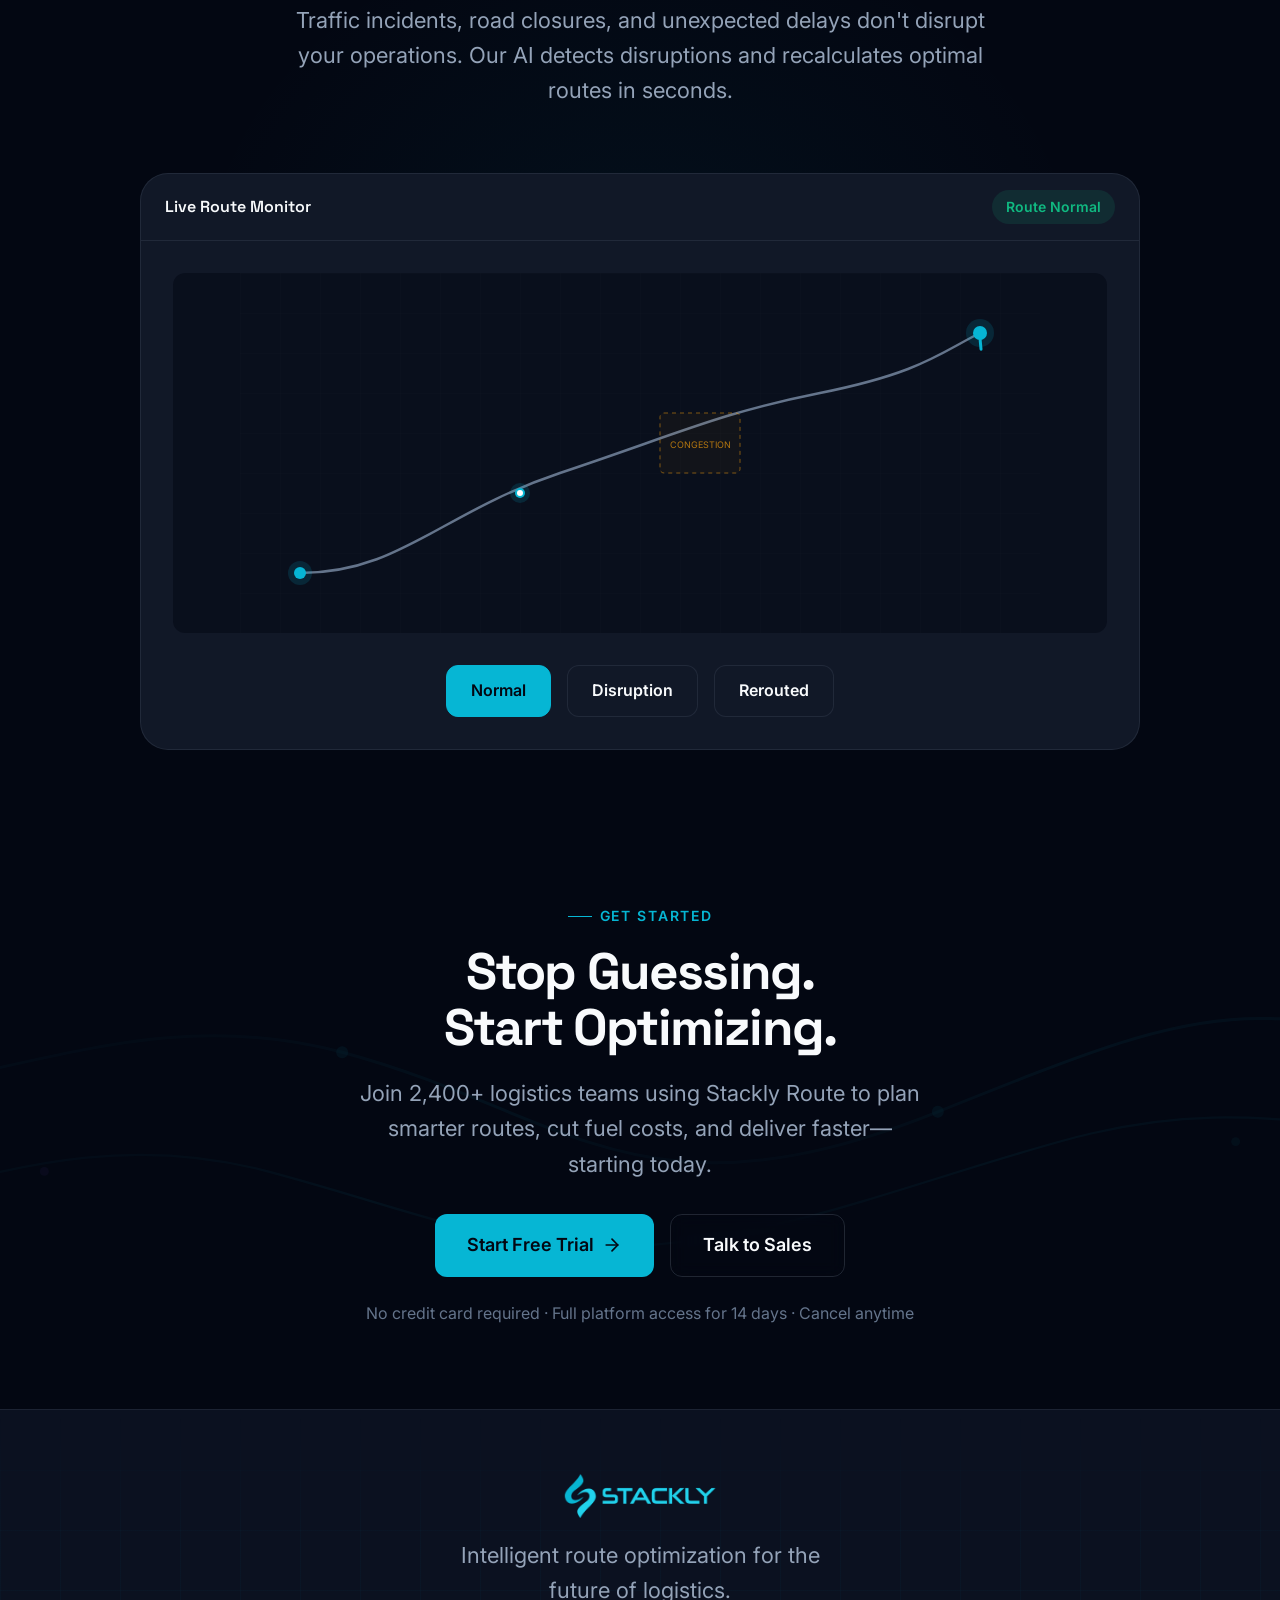
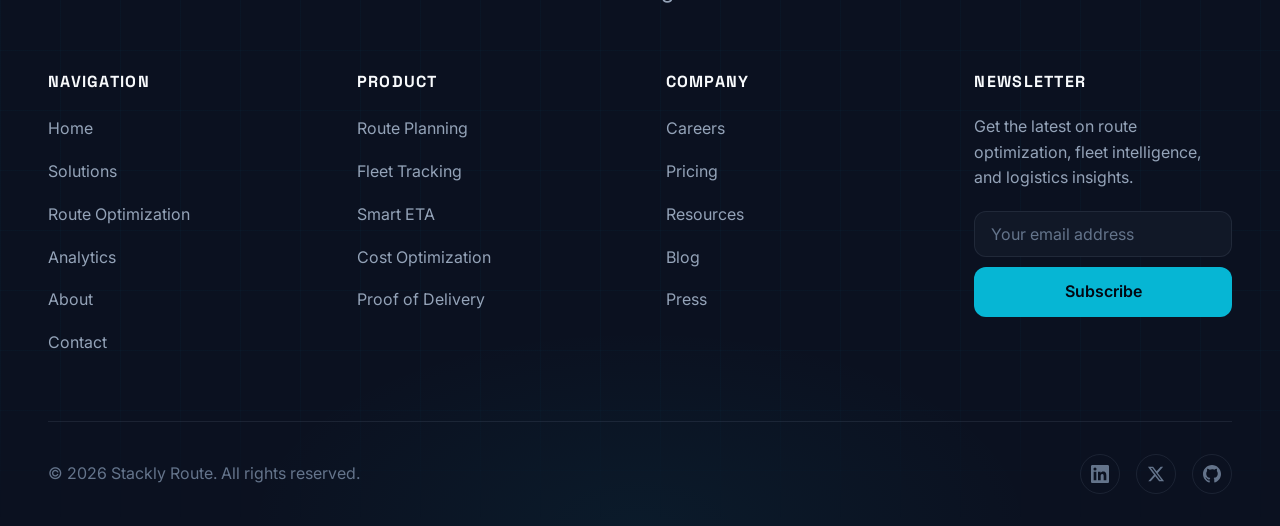
<file: pages/route-optimization.html>
<!DOCTYPE html>
<html lang="en">
<head>
  <meta charset="UTF-8">
  <meta name="viewport" content="width=device-width, initial-scale=1.0">
  <meta name="description" content="AI-powered route optimization that reduces fuel costs, accelerates deliveries, and finds the smartest route for every delivery in your fleet.">
  <title>Route Optimization | Stackly Route</title>
  <link rel="preconnect" href="https://fonts.googleapis.com">
  <link rel="preconnect" href="https://fonts.gstatic.com" crossorigin>
  <link href="https://fonts.googleapis.com/css2?family=Inter:wght@300;400;500;600;700&family=Space+Grotesk:wght@400;500;600;700&display=swap" rel="stylesheet">
  <link rel="stylesheet" href="../css/base.css">
  <link rel="stylesheet" href="../css/navbar.css">
  <link rel="stylesheet" href="../css/footer.css">
  <link rel="stylesheet" href="../css/animations.css">
  <link rel="stylesheet" href="../css/route-optimization.css">
  <link rel="stylesheet" href="../css/responsive.css">
</head>
<body>
  <a href="#main-content" class="skip-link">Skip to main content</a>

  <header class="navbar scrolled" id="navbar" role="banner" data-navbar-permanent>
    <div class="navbar-container">
      <div class="navbar-logo">
        <a href="../index.html" class="logo-link" aria-label="Stackly Route Home"><img src="../assets/logo/logo-stackly.webp" alt="Stackly Route" width="180" height="40" loading="eager"></a>
      </div>
      <nav class="navbar-nav" role="navigation" aria-label="Main navigation">
        <ul class="nav-list">
          <li><a href="../index.html" class="nav-link">Home</a></li>
          <li><a href="solutions.html" class="nav-link">Solutions</a></li>
          <li><a href="route-optimization.html" class="nav-link active" aria-current="page">Route Optimization</a></li>
          <li><a href="analytics.html" class="nav-link">Analytics</a></li>
          <li><a href="about.html" class="nav-link">About</a></li>
<li><a href="contact.html" class="nav-link">Contact</a></li>
        </ul>
        <div class="nav-indicator" aria-hidden="true"></div>
      </nav>
      <div class="navbar-auth">
        <a href="login.html" class="btn btn-text">Log In</a>
        <a href="../404.html" class="btn btn-primary btn-sm">Sign Up</a>
      </div>
      <button class="mobile-menu-toggle" id="mobileMenuToggle" aria-label="Toggle navigation menu" aria-expanded="false" aria-controls="mobileMenu">
        <span class="hamburger-line"></span>
        <span class="hamburger-line"></span>
        <span class="hamburger-line"></span>
      </button>
    </div>
    
  </header>

  <div class="mobile-menu" id="mobileMenu" aria-hidden="true">
      <div class="mobile-menu-head">
        <a href="../index.html" class="mobile-menu-logo" aria-label="Stackly Route Home">
          <img src="../assets/logo/logo-stackly.webp" alt="Stackly Route" width="128" height="28" loading="eager">
        </a>
        <button class="mobile-menu-close" id="mobileMenuClose" aria-label="Close menu" type="button">
          <svg width="18" height="18" viewBox="0 0 24 24" fill="none" stroke="currentColor" stroke-width="2" stroke-linecap="round" stroke-linejoin="round"><path d="M18 6 6 18"/><path d="m6 6 12 12"/></svg>
        </button>
      </div>
      <div class="mobile-menu-content">
        <p class="mobile-menu-eyebrow">Menu</p>
        <ul class="mobile-nav-list">
          <li><a href="../index.html" class="mobile-nav-link"><span class="mobile-nav-icon"><svg width="20" height="20" viewBox="0 0 24 24" fill="none" stroke="currentColor" stroke-width="1.5" stroke-linecap="round" stroke-linejoin="round"><path d="m3 9 9-7 9 7v11a2 2 0 0 1-2 2H5a2 2 0 0 1-2-2z"/><polyline points="9 22 9 12 15 12 15 22"/></svg></span><span class="mobile-nav-label">Home</span></a></li>
          <li><a href="solutions.html" class="mobile-nav-link"><span class="mobile-nav-icon"><svg width="20" height="20" viewBox="0 0 24 24" fill="none" stroke="currentColor" stroke-width="1.5" stroke-linecap="round" stroke-linejoin="round"><path d="M12 2 2 7l10 5 10-5-10-5z"/><path d="M2 17l10 5 10-5"/><path d="M2 12l10 5 10-5"/></svg></span><span class="mobile-nav-label">Solutions</span></a></li>
          <li><a href="route-optimization.html" class="mobile-nav-link active" aria-current="page"><span class="mobile-nav-icon"><svg width="20" height="20" viewBox="0 0 24 24" fill="none" stroke="currentColor" stroke-width="1.5" stroke-linecap="round" stroke-linejoin="round"><circle cx="6" cy="19" r="3"/><path d="M9 19h8.5a3.5 3.5 0 0 0 0-7h-11a3.5 3.5 0 0 1 0-7H15"/><circle cx="18" cy="5" r="3"/></svg></span><span class="mobile-nav-label">Route Optimization</span></a></li>
          <li><a href="analytics.html" class="mobile-nav-link"><span class="mobile-nav-icon"><svg width="20" height="20" viewBox="0 0 24 24" fill="none" stroke="currentColor" stroke-width="1.5" stroke-linecap="round" stroke-linejoin="round"><path d="M3 3v18h18"/><path d="M18 17V9"/><path d="M13 17V5"/><path d="M8 17v-3"/></svg></span><span class="mobile-nav-label">Analytics</span></a></li>
          <li><a href="about.html" class="mobile-nav-link"><span class="mobile-nav-icon"><svg width="20" height="20" viewBox="0 0 24 24" fill="none" stroke="currentColor" stroke-width="1.5" stroke-linecap="round" stroke-linejoin="round"><circle cx="12" cy="12" r="10"/><path d="M12 16v-4"/><path d="M12 8h.01"/></svg></span><span class="mobile-nav-label">About</span></a></li>
          <li><a href="contact.html" class="mobile-nav-link"><span class="mobile-nav-icon"><svg width="20" height="20" viewBox="0 0 24 24" fill="none" stroke="currentColor" stroke-width="1.5" stroke-linecap="round" stroke-linejoin="round"><rect x="2" y="4" width="20" height="16" rx="2"/><path d="m22 7-10 5L2 7"/></svg></span><span class="mobile-nav-label">Contact</span></a></li>
        </ul>
        <div class="mobile-auth">
          <a href="../404.html" class="btn btn-outline btn-full">Log In</a>
          <a href="../404.html" class="btn btn-primary btn-full">Sign Up</a>
        </div>
      </div>
    </div>


  <main id="main-content">

    <!-- =====================================================
         SECTION 1: Route Optimization Hero
         ===================================================== -->
    <section class="ro-hero" aria-labelledby="ro-hero-heading">
      <div class="ro-hero-bg" aria-hidden="true"></div>
      <div class="ro-hero-grid" aria-hidden="true"></div>
      <div class="container">
        <div class="ro-hero-layout">
          <div class="ro-hero-content">
            <p class="section-eyebrow reveal-up">Route Optimization</p>
            <h1 class="ro-hero-title reveal-up" id="ro-hero-heading">
              Every Mile,<br>
              <span class="ro-hero-title-accent">Intelligently Calculated.</span>
            </h1>
            <p class="ro-hero-desc reveal-up">Our AI analyzes thousands of variables in real time to discover the smartest route for every delivery—reducing costs, saving fuel, and getting packages there faster.</p>
            <div class="ro-hero-actions reveal-up">
              <a href="../404.html" class="btn btn-primary btn-lg">
                <span>Start Optimizing</span>
                <svg class="btn-icon" width="20" height="20" viewBox="0 0 24 24" fill="none" stroke="currentColor" stroke-width="2" stroke-linecap="round" stroke-linejoin="round"><path d="M5 12h14"/><path d="m12 5 7 7-7 7"/></svg>
              </a>
              <a href="../404.html" class="btn btn-outline btn-lg">See How It Works</a>
            </div>
            <div class="ro-hero-stats reveal-up">
              <div class="ro-hero-stat">
                <div class="ro-hero-stat-value">99.8%</div>
                <div class="ro-hero-stat-label">ETA Accuracy</div>
              </div>
              <div class="ro-hero-stat">
                <div class="ro-hero-stat-value">2.5M+</div>
                <div class="ro-hero-stat-label">Routes Optimized</div>
              </div>
              <div class="ro-hero-stat">
                <div class="ro-hero-stat-value">32%</div>
                <div class="ro-hero-stat-label">Fuel Savings</div>
              </div>
            </div>
          </div>

          <div class="ro-hero-visual reveal-right">
            <div class="ro-hero-photo">
              <img src="../assets/images/ro-hero-main.webp" alt="Delivery truck on an optimized logistics route" loading="eager" width="1100" height="733">
              <div class="ro-photo-shade" aria-hidden="true"></div>
              <div class="ro-photo-route" aria-hidden="true"></div>
              <div class="ro-photo-badge ro-photo-badge-top">
                <span class="ro-badge-icon"><svg width="16" height="16" viewBox="0 0 24 24" fill="none" stroke="currentColor" stroke-width="2" stroke-linecap="round" stroke-linejoin="round"><path d="M12 22s8-4 8-10V5l-8-3-8 3v7c0 6 8 10 8 10z"/><path d="m9 12 2 2 4-4"/></svg></span>
                <div>
                  <div class="ro-badge-label">Route Optimized</div>
                  <div class="ro-badge-value">4 stops · 38 km</div>
                </div>
              </div>
              <div class="ro-photo-badge ro-photo-badge-bottom">
                <span class="ro-badge-icon ro-badge-icon-violet"><svg width="16" height="16" viewBox="0 0 24 24" fill="none" stroke="currentColor" stroke-width="2" stroke-linecap="round" stroke-linejoin="round"><circle cx="12" cy="12" r="10"/><polyline points="12 6 12 12 16 14"/></svg></span>
                <div>
                  <div class="ro-badge-label">ETA Accuracy</div>
                  <div class="ro-badge-value">99.8%</div>
                </div>
              </div>
            </div>
          </div>
        </div>
      </div>
    </section>

    <!-- =====================================================
         SECTION 2: The Optimization Engine
         ===================================================== -->
    <section class="ro-engine" id="engine" aria-labelledby="ro-engine-heading">
      <div class="container">
        <div class="ro-engine-header">
          <p class="section-eyebrow reveal-up">The Engine</p>
          <h2 class="section-title reveal-up" id="ro-engine-heading">How Our AI Finds the Perfect Route</h2>
          <p class="section-description reveal-up">Our optimization engine considers every variable simultaneously—traffic patterns, delivery windows, vehicle capacity, fuel efficiency, and road conditions—to generate the most efficient route possible.</p>
        </div>

        <div class="ro-engine-visual reveal-up" aria-label="Optimization engine data flow visualization">
          <!-- Center Engine -->
          <div class="ro-engine-center">
            <svg class="ro-engine-icon" width="32" height="32" viewBox="0 0 24 24" fill="none" stroke="currentColor" stroke-width="1.5" stroke-linecap="round" stroke-linejoin="round">
              <path d="M12 2v4M12 18v4M4.93 4.93l2.83 2.83M16.24 16.24l2.83 2.83M2 12h4M18 12h4M4.93 19.07l2.83-2.83M16.24 7.76l2.83-2.83"/>
              <circle cx="12" cy="12" r="4"/>
            </svg>
            <span class="ro-engine-label">AI Engine</span>
          </div>

          <!-- Rings -->
          <div class="ro-engine-ring" aria-hidden="true"></div>
          <div class="ro-engine-ring ro-engine-ring-2" aria-hidden="true"></div>

          <!-- Data inputs around center -->
          <div class="ro-engine-inputs">
            <div class="ro-engine-input">
              <div class="ro-engine-input-icon">
                <svg width="22" height="22" viewBox="0 0 24 24" fill="none" stroke="currentColor" stroke-width="1.5"><path d="M12 2v20M2 12h20"/></svg>
              </div>
              <span class="ro-engine-input-label">Traffic</span>
              <span class="ro-engine-input-desc">Real-time congestion data</span>
            </div>
            <div class="ro-engine-input">
              <div class="ro-engine-input-icon">
                <svg width="22" height="22" viewBox="0 0 24 24" fill="none" stroke="currentColor" stroke-width="1.5"><path d="M17 18a5 5 0 0 0-10 0"/><line x1="12" y1="9" x2="12" y2="2"/><line x1="4.22" y1="10.22" x2="5.64" y2="11.64"/><line x1="1" y1="18" x2="3" y2="18"/><line x1="21" y1="18" x2="23" y2="18"/><line x1="18.36" y1="11.64" x2="19.78" y2="10.22"/><line x1="23" y1="22" x2="1" y2="22"/></svg>
              </div>
              <span class="ro-engine-input-label">Weather</span>
              <span class="ro-engine-input-desc">Precipitation & wind conditions</span>
            </div>
            <div class="ro-engine-input">
              <div class="ro-engine-input-icon">
                <svg width="22" height="22" viewBox="0 0 24 24" fill="none" stroke="currentColor" stroke-width="1.5"><circle cx="12" cy="12" r="10"/><polyline points="12 6 12 12 16 14"/></svg>
              </div>
              <span class="ro-engine-input-label">Time Windows</span>
              <span class="ro-engine-input-desc">Delivery schedule constraints</span>
            </div>
            <div class="ro-engine-input">
              <div class="ro-engine-input-icon">
                <svg width="22" height="22" viewBox="0 0 24 24" fill="none" stroke="currentColor" stroke-width="1.5"><rect x="1" y="3" width="15" height="13"/><polygon points="16 8 20 8 23 11 23 16 16 16 16 8"/><circle cx="5.5" cy="18.5" r="2.5"/><circle cx="18.5" cy="18.5" r="2.5"/></svg>
              </div>
              <span class="ro-engine-input-label">Vehicle Capacity</span>
              <span class="ro-engine-input-desc">Load & weight limits</span>
            </div>
            <div class="ro-engine-input">
              <div class="ro-engine-input-icon">
                <svg width="22" height="22" viewBox="0 0 24 24" fill="none" stroke="currentColor" stroke-width="1.5"><path d="M20 21v-2a4 4 0 0 0-4-4H8a4 4 0 0 0-4 4v2"/><circle cx="12" cy="7" r="4"/></svg>
              </div>
              <span class="ro-engine-input-label">Driver Hours</span>
              <span class="ro-engine-input-desc">HOS compliance rules</span>
            </div>
            <div class="ro-engine-input">
              <div class="ro-engine-input-icon">
                <svg width="22" height="22" viewBox="0 0 24 24" fill="none" stroke="currentColor" stroke-width="1.5"><path d="M13 2 3 14h9l-1 8 10-12h-9l1-8z"/></svg>
              </div>
              <span class="ro-engine-input-label">Fuel Efficiency</span>
              <span class="ro-engine-input-desc">Eco-routing preferences</span>
            </div>
            <div class="ro-engine-input">
              <div class="ro-engine-input-icon">
                <svg width="22" height="22" viewBox="0 0 24 24" fill="none" stroke="currentColor" stroke-width="1.5"><path d="M3 3v18h18"/><path d="m19 9-5 5-4-4-3 3"/></svg>
              </div>
              <span class="ro-engine-input-label">Road Conditions</span>
              <span class="ro-engine-input-desc">Surface & construction data</span>
            </div>
            <div class="ro-engine-input">
              <div class="ro-engine-input-icon">
                <svg width="22" height="22" viewBox="0 0 24 24" fill="none" stroke="currentColor" stroke-width="1.5"><path d="M21 16V8a2 2 0 0 0-1-1.73l-7-4a2 2 0 0 0-2 0l-7 4A2 2 0 0 0 3 8v8a2 2 0 0 0 1 1.73l7 4a2 2 0 0 0 2 0l7-4A2 2 0 0 0 21 16z"/></svg>
              </div>
              <span class="ro-engine-input-label">Delivery Priority</span>
              <span class="ro-engine-input-desc">SLA & customer preferences</span>
            </div>
          </div>
        </div>
      </div>
    </section>

    <!-- =====================================================
         SECTION 3: Before vs After Route Comparison
         ===================================================== -->
    <section class="ro-compare" id="compare" aria-labelledby="ro-compare-heading">
      <div class="container">
        <div class="ro-compare-header">
          <p class="section-eyebrow reveal-up">The Transformation</p>
          <h2 class="section-title reveal-up" id="ro-compare-heading">Watch Your Routes Transform</h2>
          <p class="section-description reveal-up">See the measurable difference between manual planning and AI-optimized routing across distance, time, and fuel consumption.</p>
        </div>

        <div class="ro-compare-container">
          <div class="ro-compare-panels">
            <!-- Before Panel -->
            <div class="ro-compare-panel ro-compare-panel-before reveal-left">
              <div class="ro-compare-panel-header">
                <span class="ro-compare-badge ro-compare-badge-before">Before</span>
                <span class="ro-compare-badge-label">Manual Planning</span>
              </div>
              <div class="ro-compare-map">
                <img src="../assets/images/ro-compare-before.webp" alt="Congested manual delivery route" loading="lazy" width="900" height="600">
                <div class="ro-compare-map-shade" aria-hidden="true"></div>
                <div class="ro-compare-map-tag">Overlapping · 142 km</div>
              </div>
              <div class="ro-compare-metrics">
                <div class="ro-compare-metric">
                  <div class="ro-compare-metric-value">142 km</div>
                  <div class="ro-compare-metric-label">Distance</div>
                </div>
                <div class="ro-compare-metric">
                  <div class="ro-compare-metric-value">5h 10m</div>
                  <div class="ro-compare-metric-label">Duration</div>
                </div>
                <div class="ro-compare-metric">
                  <div class="ro-compare-metric-value">High</div>
                  <div class="ro-compare-metric-label">Fuel Usage</div>
                </div>
              </div>
            </div>

            <!-- Divider -->
            <div class="ro-compare-divider" aria-hidden="true">
              <div class="ro-compare-divider-inner">
                <svg width="24" height="24" viewBox="0 0 24 24" fill="none" stroke="#030712" stroke-width="2.5" stroke-linecap="round" stroke-linejoin="round">
                  <path d="M5 12h14M12 5l7 7-7 7"/>
                </svg>
              </div>
            </div>

            <!-- After Panel -->
            <div class="ro-compare-panel ro-compare-panel-after reveal-right">
              <div class="ro-compare-panel-header">
                <span class="ro-compare-badge ro-compare-badge-after">After</span>
                <span class="ro-compare-badge-label">Stackly Route AI</span>
              </div>
              <div class="ro-compare-map">
                <img src="../assets/images/ro-compare-after.webp" alt="Optimized single-pass delivery route" loading="lazy" width="900" height="600">
                <div class="ro-compare-map-shade" aria-hidden="true"></div>
                <div class="ro-compare-map-tag">Optimized · 104 km</div>
              </div>
              <div class="ro-compare-metrics">
                <div class="ro-compare-metric">
                  <div class="ro-compare-metric-value" style="color: var(--color-accent)">104 km</div>
                  <div class="ro-compare-metric-label">Distance</div>
                </div>
                <div class="ro-compare-metric">
                  <div class="ro-compare-metric-value" style="color: var(--color-accent)">3h 45m</div>
                  <div class="ro-compare-metric-label">Duration</div>
                </div>
                <div class="ro-compare-metric">
                  <div class="ro-compare-metric-value" style="color: var(--color-accent)">-28%</div>
                  <div class="ro-compare-metric-label">Fuel Usage</div>
                </div>
              </div>
            </div>
          </div>

          <!-- Savings Summary -->
          <div class="ro-compare-savings reveal-up">
            <h3 class="ro-compare-savings-title">Total Optimization Impact</h3>
            <div class="ro-compare-savings-grid">
              <div class="ro-compare-savings-item">
                <div class="ro-compare-savings-value">27%</div>
                <div class="ro-compare-savings-label">Less Distance Traveled</div>
              </div>
              <div class="ro-compare-savings-item">
                <div class="ro-compare-savings-value">25%</div>
                <div class="ro-compare-savings-label">Faster Delivery Time</div>
              </div>
              <div class="ro-compare-savings-item">
                <div class="ro-compare-savings-value">$1,240</div>
                <div class="ro-compare-savings-label">Monthly Fuel Savings</div>
              </div>
              <div class="ro-compare-savings-item">
                <div class="ro-compare-savings-value">42%</div>
                <div class="ro-compare-savings-label">Fewer Route Conflicts</div>
              </div>
            </div>
          </div>
        </div>
      </div>
    </section>

    <!-- =====================================================
         SECTION 4: Multi-Stop Route Planning
         ===================================================== -->
    <section class="ro-multistop" id="multistop" aria-labelledby="ro-multistop-heading">
      <div class="container">
        <div class="ro-multistop-header">
          <p class="section-eyebrow reveal-up">Scale Without Limits</p>
          <h2 class="section-title reveal-up" id="ro-multistop-heading">From 5 Stops to 500 Stops</h2>
          <p class="section-description reveal-up">Optimize the entire journey no matter the complexity. Our engine handles multi-stop deliveries, sequencing, and real-time adjustments at any scale.</p>
        </div>

        <div class="ro-multistop-layout">
          <!-- Dashboard Panel -->
          <div class="ro-multistop-dashboard reveal-left">
            <div class="ro-multistop-dash-header">
              <span class="ro-multistop-dash-title">Route Planner</span>
              <span class="ro-multistop-dash-live">
                <span class="ro-multistop-dash-live-dot"></span>
                8 Stops Optimized
              </span>
            </div>
            <div class="ro-multistop-dash-body">
              <div class="ro-multistop-map" aria-hidden="true">
                <img src="../assets/images/ro-multistop-hub.webp" alt="Fulfillment hub for multi-stop planning" loading="lazy" width="800" height="600">
                <div class="ro-multistop-map-shade"></div>
                <div class="ro-multistop-map-badge">
                  <svg width="16" height="16" viewBox="0 0 24 24" fill="none" stroke="currentColor" stroke-width="2" stroke-linecap="round" stroke-linejoin="round"><circle cx="6" cy="19" r="3"/><path d="M9 19h8.5a3.5 3.5 0 0 0 0-7h-11a3.5 3.5 0 0 1 0-7H15"/><circle cx="18" cy="5" r="3"/></svg>
                  8 Stops Optimized
                </div>
              </div>

              <div class="ro-multistop-stops">
                <div class="ro-multistop-stop">
                  <span class="ro-multistop-stop-num">1</span>
                  <div class="ro-multistop-stop-info">
                    <div class="ro-multistop-stop-name">Distribution Center Alpha</div>
                    <div class="ro-multistop-stop-address">120 Industrial Blvd, Portland</div>
                  </div>
                  <span class="ro-multistop-stop-time">08:00</span>
                </div>
                <div class="ro-multistop-stop">
                  <span class="ro-multistop-stop-num">2</span>
                  <div class="ro-multistop-stop-info">
                    <div class="ro-multistop-stop-name">Portland Retail Hub</div>
                    <div class="ro-multistop-stop-address">450 Commerce St</div>
                  </div>
                  <span class="ro-multistop-stop-time">08:45</span>
                </div>
                <div class="ro-multistop-stop">
                  <span class="ro-multistop-stop-num">3</span>
                  <div class="ro-multistop-stop-info">
                    <div class="ro-multistop-stop-name">Eastside Medical Supply</div>
                    <div class="ro-multistop-stop-address">78 Health Park Dr</div>
                  </div>
                  <span class="ro-multistop-stop-time">09:20</span>
                </div>
                <div class="ro-multistop-stop">
                  <span class="ro-multistop-stop-num">4</span>
                  <div class="ro-multistop-stop-info">
                    <div class="ro-multistop-stop-name">Tech Campus Warehouse</div>
                    <div class="ro-multistop-stop-address">320 Innovation Way</div>
                  </div>
                  <span class="ro-multistop-stop-time">09:55</span>
                </div>
                <div class="ro-multistop-stop">
                  <span class="ro-multistop-stop-num">5</span>
                  <div class="ro-multistop-stop-info">
                    <div class="ro-multistop-stop-name">South Bay Fulfillment</div>
                    <div class="ro-multistop-stop-address">900 Harbor View Rd</div>
                  </div>
                  <span class="ro-multistop-stop-time">10:30</span>
                </div>
              </div>
            </div>
          </div>

          <!-- Timeline / Summary -->
          <div class="ro-multistop-timeline reveal-right">
            <div class="ro-multistop-timeline-item">
              <div class="ro-multistop-timeline-label">Total Distance</div>
              <div class="ro-multistop-timeline-value">186 km</div>
              <div class="ro-multistop-timeline-desc">Optimized from 264 km (29% reduction)</div>
            </div>
            <div class="ro-multistop-timeline-item">
              <div class="ro-multistop-timeline-label">Estimated Time</div>
              <div class="ro-multistop-timeline-value">4h 12m</div>
              <div class="ro-multistop-timeline-desc">Including all 8 delivery windows</div>
            </div>
            <div class="ro-multistop-timeline-item">
              <div class="ro-multistop-timeline-label">Fuel Savings</div>
              <div class="ro-multistop-timeline-value">$127</div>
              <div class="ro-multistop-timeline-desc">Compared to manually planned route</div>
            </div>
            <div class="ro-multistop-timeline-item">
              <div class="ro-multistop-timeline-label">Optimization Score</div>
              <div class="ro-multistop-timeline-value">94/100</div>
              <div class="ro-multistop-timeline-desc">Top 3% of all route plans generated today</div>
            </div>
          </div>
        </div>
      </div>
    </section>

    <!-- =====================================================
         SECTION 5: Real-Time Dynamic Rerouting
         ===================================================== -->
    <section class="ro-reroute" id="reroute" aria-labelledby="ro-reroute-heading">
      <div class="ro-reroute-bg" aria-hidden="true"></div>
      <div class="container">
        <div class="ro-reroute-header">
          <p class="section-eyebrow reveal-up">Dynamic Intelligence</p>
          <h2 class="section-title reveal-up" id="ro-reroute-heading">When the Road Changes, Your Route Adapts</h2>
          <p class="section-description reveal-up">Traffic incidents, road closures, and unexpected delays don't disrupt your operations. Our AI detects disruptions and recalculates optimal routes in seconds.</p>
        </div>

        <div class="ro-reroute-visual reveal-up">
          <div class="ro-reroute-scene">
            <div class="ro-reroute-scene-header">
              <span class="ro-reroute-scene-title">Live Route Monitor</span>
              <span class="ro-reroute-scene-status ro-reroute-status-normal">Route Normal</span>
            </div>
            <div class="ro-reroute-scene-body">
              <div class="ro-reroute-map" aria-hidden="true">
                <svg viewBox="0 0 800 360" fill="none">
                  <defs>
                    <pattern id="rerouteGrid" width="40" height="40" patternUnits="userSpaceOnUse">
                      <path d="M 40 0 L 0 0 0 40" fill="none" stroke="rgba(148,163,184,0.05)" stroke-width="0.5"/>
                    </pattern>
                  </defs>
                  <rect width="800" height="360" fill="url(#rerouteGrid)"/>

                  <!-- Original route (will be hidden on reroute) -->
                  <path class="ro-reroute-route-original" d="M60,300 C160,300 200,240 320,200 S480,140 580,120 S700,80 740,60" fill="none" stroke="#64748B" stroke-width="2.5" stroke-linecap="round"/>

                  <!-- New optimized route (shown after reroute) -->
                  <path class="ro-reroute-route-new" d="M60,300 C140,300 180,260 280,220 S400,180 500,200 S620,240 700,180 S740,120 740,60" fill="none" stroke="#06B6D4" stroke-width="3" stroke-linecap="round"/>

                  <!-- Disruption zone -->
                  <rect x="420" y="140" width="80" height="60" rx="4" fill="#F59E0B" fill-opacity="0.08" stroke="#F59E0B" stroke-width="1" stroke-dasharray="4 4" opacity="0.5"/>
                  <text x="460" y="175" text-anchor="middle" font-family="Inter, sans-serif" font-size="9" fill="#F59E0B" opacity="0.7">CONGESTION</text>

                  <!-- Vehicle marker -->
                  <g class="ro-reroute-vehicle-marker" transform="translate(280, 220)">
                    <circle r="10" fill="#06B6D4" fill-opacity="0.15"/>
                    <circle r="5" fill="#06B6D4"/>
                    <circle r="3" fill="#fff"/>
                  </g>

                  <!-- Start/End nodes -->
                  <circle cx="60" cy="300" r="6" fill="#06B6D4"/>
                  <circle cx="60" cy="300" r="12" fill="#06B6D4" opacity="0.15"/>
                  <circle cx="740" cy="60" r="7" fill="#06B6D4"/>
                  <circle cx="740" cy="60" r="14" fill="#06B6D4" opacity="0.15"/>
                </svg>

                <!-- Alert overlay -->
                <div class="ro-reroute-alert">
                  <div class="ro-reroute-alert-icon">
                    <svg width="20" height="20" viewBox="0 0 24 24" fill="none" stroke="currentColor" stroke-width="2"><path d="M10.29 3.86 1.82 18a2 2 0 0 0 1.71 3h16.94a2 2 0 0 0 1.71-3L13.71 3.86a2 2 0 0 0-3.42 0z"/><line x1="12" y1="9" x2="12" y2="13"/><line x1="12" y1="17" x2="12.01" y2="17"/></svg>
                  </div>
                  <div class="ro-reroute-alert-title">Traffic Congestion Detected</div>
                  <div class="ro-reroute-alert-text">Heavy traffic on Highway 26. Recalculating optimal route...</div>
                </div>

                <!-- Result overlay -->
                <div class="ro-reroute-result">
                  <div class="ro-reroute-result-item">
                    <div class="ro-reroute-result-value">-18 km</div>
                    <div class="ro-reroute-result-label">New Distance</div>
                  </div>
                  <div class="ro-reroute-result-item">
                    <div class="ro-reroute-result-value">-24 min</div>
                    <div class="ro-reroute-result-label">Time Saved</div>
                  </div>
                  <div class="ro-reroute-result-item">
                    <div class="ro-reroute-result-value">-12%</div>
                    <div class="ro-reroute-result-label">Fuel Impact</div>
                  </div>
                </div>
              </div>

              <!-- Controls -->
              <div class="ro-reroute-controls">
                <button class="ro-reroute-btn active" data-state="normal">Normal</button>
                <button class="ro-reroute-btn" data-state="alert">Disruption</button>
                <button class="ro-reroute-btn" data-state="rerouted">Rerouted</button>
              </div>
            </div>
          </div>
        </div>
      </div>
    </section>

    <!-- =====================================================
         SECTION 6: Route Optimization CTA
         ===================================================== -->
    <section class="ro-cta" aria-labelledby="ro-cta-heading">
      <div class="ro-cta-bg" aria-hidden="true">
        <svg viewBox="0 0 1200 400" fill="none" preserveAspectRatio="xMidYMid slice">
          <defs>
            <linearGradient id="roCtaGrad" x1="0%" y1="0%" x2="100%" y2="100%">
              <stop offset="0%" stop-color="#06B6D4" stop-opacity="0"/>
              <stop offset="50%" stop-color="#06B6D4" stop-opacity="0.4"/>
              <stop offset="100%" stop-color="#06B6D4" stop-opacity="0"/>
            </linearGradient>
          </defs>
          <path class="ro-cta-route" d="M-50,200 C150,200 250,120 400,160 S600,280 800,200 S1000,120 1250,180" fill="none" stroke="url(#roCtaGrad)" stroke-width="2"/>
          <path class="ro-cta-route ro-cta-route-2" d="M-50,280 C100,280 200,200 350,240 S550,320 750,260 S950,180 1250,240" fill="none" stroke="url(#roCtaGrad)" stroke-width="1.5"/>
          <!-- Node dots -->
          <circle cx="400" cy="160" r="4" fill="#06B6D4" opacity="0.4"/>
          <circle cx="800" cy="200" r="4" fill="#06B6D4" opacity="0.4"/>
          <circle cx="200" cy="240" r="3" fill="#8B5CF6" opacity="0.3"/>
          <circle cx="600" cy="280" r="3" fill="#8B5CF6" opacity="0.3"/>
          <circle cx="1000" cy="220" r="3" fill="#06B6D4" opacity="0.3"/>
        </svg>
      </div>

      <div class="container">
        <div class="ro-cta-content">
          <p class="section-eyebrow reveal-up">Get Started</p>
          <h2 class="ro-cta-title reveal-up" id="ro-cta-heading">Stop Guessing.<br>Start Optimizing.</h2>
          <p class="ro-cta-desc reveal-up">Join 2,400+ logistics teams using Stackly Route to plan smarter routes, cut fuel costs, and deliver faster—starting today.</p>
          <div class="ro-cta-actions reveal-up">
            <a href="../404.html" class="btn btn-primary btn-lg">
              <span>Start Free Trial</span>
              <svg class="btn-icon" width="20" height="20" viewBox="0 0 24 24" fill="none" stroke="currentColor" stroke-width="2" stroke-linecap="round" stroke-linejoin="round"><path d="M5 12h14"/><path d="m12 5 7 7-7 7"/></svg>
            </a>
            <a href="../404.html" class="btn btn-outline btn-lg">Talk to Sales</a>
          </div>
          <p class="ro-cta-note reveal-up">No credit card required · Full platform access for 14 days · Cancel anytime</p>
        </div>
      </div>
    </section>

  </main>

  <!-- Footer -->
  <footer class="footer" role="contentinfo">
    <div class="footer-bg" aria-hidden="true">
      <div class="footer-grid"></div>
      <div class="footer-glow"></div>
    </div>
    <div class="container">
      <div class="footer-top">
        <a href="../index.html" class="footer-logo" aria-label="Stackly Route Home"><img src="../assets/logo/logo-stackly.webp" alt="Stackly Route" width="220" height="48" loading="lazy"></a>
        <p class="footer-tagline">Intelligent route optimization for the future of logistics.</p>
      </div>
      <div class="footer-columns">
        <div class="footer-column">
          <h3 class="footer-column-title">Navigation</h3>
          <ul class="footer-links">
            <li><a href="../index.html">Home</a></li>
            <li><a href="solutions.html">Solutions</a></li>
            <li><a href="route-optimization.html">Route Optimization</a></li>
            <li><a href="analytics.html">Analytics</a></li>
            <li><a href="about.html">About</a></li>
            <li><a href="contact.html">Contact</a></li>
          </ul>
        </div>
        <div class="footer-column">
          <h3 class="footer-column-title">Product</h3>
          <ul class="footer-links">
            <li><a href="../404.html">Route Planning</a></li>
            <li><a href="../404.html">Fleet Tracking</a></li>
            <li><a href="../404.html">Smart ETA</a></li>
            <li><a href="../404.html">Cost Optimization</a></li>
            <li><a href="../404.html">Proof of Delivery</a></li>
          </ul>
        </div>
        <div class="footer-column">
          <h3 class="footer-column-title">Company</h3>
          <ul class="footer-links">
            <li><a href="../404.html">Careers</a></li>
            <li><a href="../404.html">Pricing</a></li>
            <li><a href="../404.html">Resources</a></li>
            <li><a href="../404.html">Blog</a></li>
            <li><a href="../404.html">Press</a></li>
          </ul>
        </div>
        <div class="footer-column">
          <h3 class="footer-column-title">Newsletter</h3>
          <p class="footer-newsletter-text">Get the latest on route optimization, fleet intelligence, and logistics insights.</p>
          <form class="footer-newsletter" id="footerNewsletter" novalidate>
            <label class="sr-only" for="footerNewsletterEmail">Email address</label>
            <input type="email" id="footerNewsletterEmail" class="footer-newsletter-input" placeholder="Your email address" required>
            <button type="submit" class="footer-newsletter-btn">Subscribe</button>
          </form>
          <p class="footer-newsletter-note" aria-live="polite"></p>
        </div>
      </div>
      <div class="footer-bottom">
        <p class="footer-copyright">&copy; 2026 Stackly Route. All rights reserved.</p>
        <div class="footer-legal">
        </div>
        <div class="footer-social">
          <a href="../404.html" aria-label="LinkedIn"><svg width="18" height="18" viewBox="0 0 24 24" fill="currentColor"><path d="M20.447 20.452h-3.554v-5.569c0-1.328-.027-3.037-1.852-3.037-1.853 0-2.136 1.445-2.136 2.939v5.667H9.351V9h3.414v1.561h.046c.477-.9 1.637-1.85 3.37-1.85 3.601 0 4.267 2.37 4.267 5.455v6.286zM5.337 7.433a2.062 2.062 0 0 1-2.063-2.065 2.064 2.064 0 1 1 2.063 2.065zm1.782 13.019H3.555V9h3.564v11.452zM22.225 0H1.771C.792 0 0 .774 0 1.729v20.542C0 23.227.792 24 1.771 24h20.451C23.2 24 24 23.227 24 22.271V1.729C24 .774 23.2 0 22.222 0h.003z"/></svg></a>
          <a href="../404.html" aria-label="Twitter"><svg width="18" height="18" viewBox="0 0 24 24" fill="currentColor"><path d="M18.244 2.25h3.308l-7.227 8.26 8.502 11.24H16.17l-5.214-6.817L4.99 21.75H1.68l7.73-8.835L1.254 2.25H8.08l4.713 6.231zm-1.161 17.52h1.833L7.084 4.126H5.117z"/></svg></a>
          <a href="../404.html" aria-label="GitHub"><svg width="18" height="18" viewBox="0 0 24 24" fill="currentColor"><path d="M12 0C5.374 0 0 5.373 0 12c0 5.302 3.438 9.8 8.207 11.387.599.111.793-.261.793-.577v-2.234c-3.338.726-4.033-1.416-4.033-1.416-.546-1.387-1.333-1.756-1.333-1.756-1.089-.745.083-.729.083-.729 1.205.084 1.839 1.237 1.839 1.237 1.07 1.834 2.807 1.304 3.492.997.107-.775.418-1.305.762-1.604-2.665-.305-5.467-1.334-5.467-5.931 0-1.311.469-2.381 1.236-3.221-.124-.303-.535-1.524.117-3.176 0 0 1.008-.322 3.301 1.23A11.509 11.509 0 0 1 12 5.803c1.02.005 2.047.138 3.006.404 2.291-1.552 3.297-1.23 3.297-1.23.653 1.653.242 2.874.118 3.176.77.84 1.235 1.911 1.235 3.221 0 4.609-2.807 5.624-5.479 5.921.43.372.823 1.102.823 2.222v3.293c0 .319.192.694.801.576C20.566 21.797 24 17.3 24 12c0-6.627-5.373-12-12-12z"/></svg></a>
        </div>
      </div>
    </div>
  </footer>

  <script src="../js/main.js"></script>
  <script src="../js/route-optimization.js"></script>
</body>
</html>
</file>
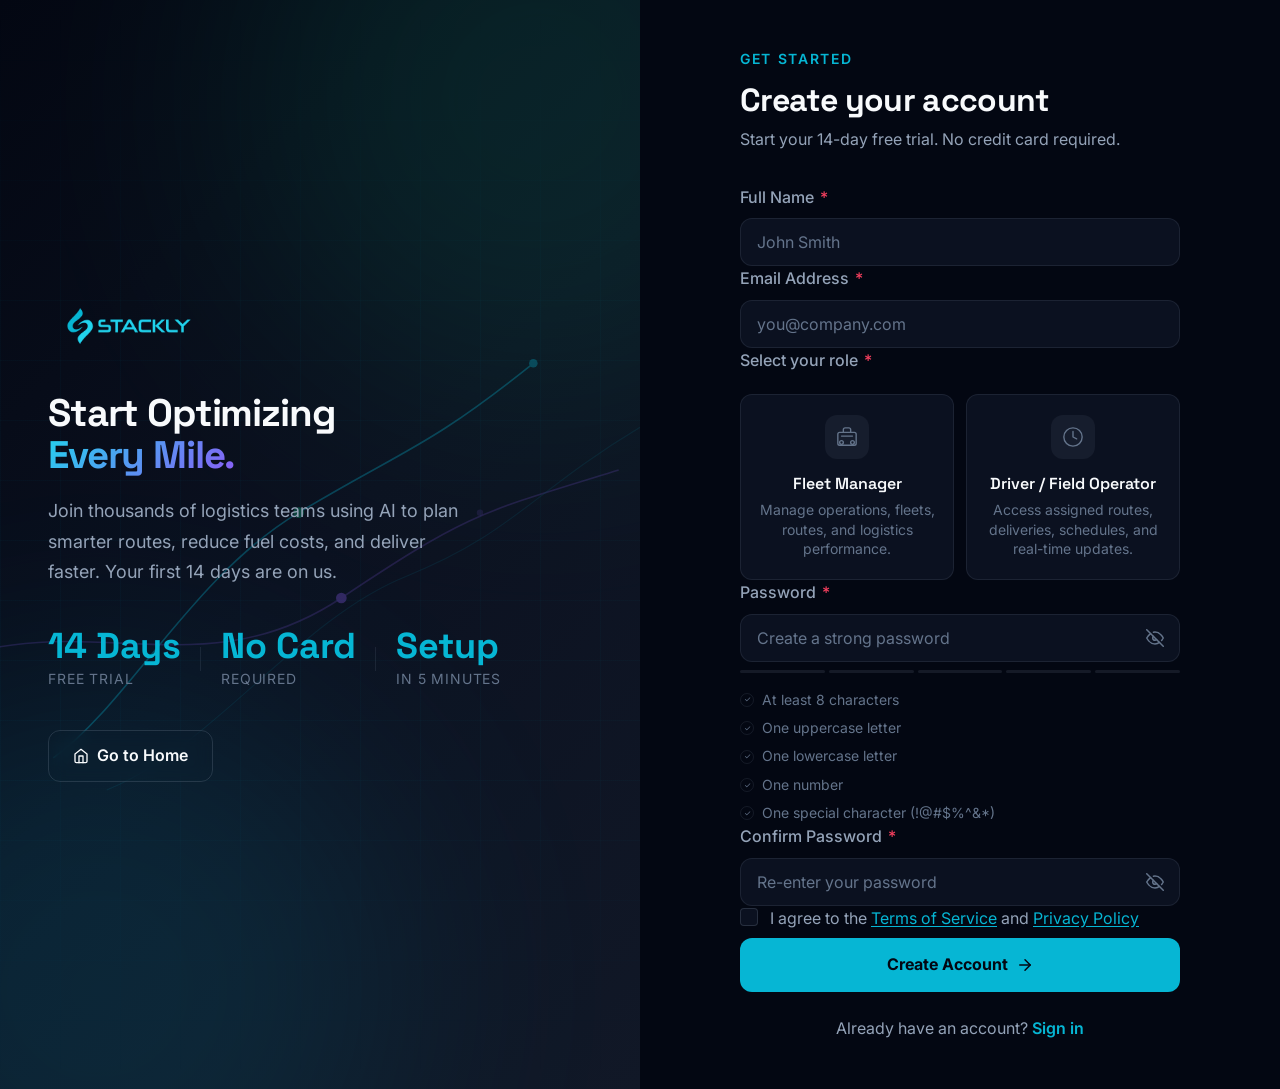
<file: pages/signup.html>
<!DOCTYPE html>
<html lang="en">
<head>
  <meta charset="UTF-8">
  <meta name="viewport" content="width=device-width, initial-scale=1.0">
  <meta name="description" content="Create your Stackly Route account and start optimizing your fleet with AI-powered logistics route optimization.">
  <title>Sign Up | Stackly Route</title>
  <link rel="preconnect" href="https://fonts.googleapis.com">
  <link rel="preconnect" href="https://fonts.gstatic.com" crossorigin>
  <link href="https://fonts.googleapis.com/css2?family=Inter:wght@300;400;500;600;700&family=Space+Grotesk:wght@400;500;600;700&display=swap" rel="stylesheet">
  <link rel="stylesheet" href="../css/base.css">
  <link rel="stylesheet" href="../css/animations.css">
  <link rel="stylesheet" href="../css/auth.css">
</head>
<body>

  <div class="auth-page" id="main-content">

    <!-- ═══════════════════════════════════════
         LEFT PANEL — BRAND EXPERIENCE
         ═══════════════════════════════════════ -->
    <div class="auth-brand" aria-hidden="true">
      <div class="auth-brand-bg">
        <div class="auth-brand-grid"></div>
        <div class="auth-brand-glow auth-brand-glow-1" style="background: var(--color-emerald);"></div>
        <div class="auth-brand-glow auth-brand-glow-2" style="background: var(--color-accent);"></div>

        <!-- Animated SVG Routes -->
        <div class="auth-brand-routes">
          <svg viewBox="0 0 600 500" fill="none" xmlns="http://www.w3.org/2000/svg">
            <path class="auth-route-line" d="M50,450 C120,400 180,280 280,220 S400,160 500,80" />
            <path class="auth-route-line" d="M-20,350 C100,320 200,380 320,300 S450,220 580,180" />
            <path class="auth-route-line" d="M100,480 C200,440 280,320 380,280 S500,200 600,140" />

            <!-- Route Nodes -->
            <circle class="auth-route-node" cx="280" cy="220" r="5" fill="#10B981"/>
            <circle class="auth-route-node" cx="500" cy="80" r="4" fill="#06B6D4"/>
            <circle class="auth-route-node" cx="320" cy="300" r="5" fill="#8B5CF6"/>
            <circle cx="280" cy="220" r="4" fill="none" stroke="#10B981" stroke-width="1" class="auth-route-pulse"/>
            <circle cx="500" cy="80" r="3" fill="#06B6D4" opacity="0.6"/>
            <circle cx="450" cy="220" r="3" fill="#8B5CF6" opacity="0.4"/>
          </svg>
        </div>
      </div>

      <!-- Brand Content -->
      <div class="auth-brand-content">
        <div class="auth-brand-logo">
          <a href="../index.html" aria-label="Stackly Route Home"><img src="../assets/logo/logo-stackly.webp" alt="Stackly Route" width="162" height="36" loading="eager"></a>
        </div>

        <h1 class="auth-brand-title">
          Start Optimizing<br>
          <span class="accent">Every Mile.</span>
        </h1>

        <p class="auth-brand-desc">
          Join thousands of logistics teams using AI to plan smarter routes, reduce fuel costs, and deliver faster. Your first 14 days are on us.
        </p>

        <div class="auth-brand-stats">
          <div class="auth-brand-stat">
            <div class="auth-brand-stat-value">14 Days</div>
            <div class="auth-brand-stat-label">Free Trial</div>
          </div>
          <div class="auth-brand-stat">
            <div class="auth-brand-stat-value">No Card</div>
            <div class="auth-brand-stat-label">Required</div>
          </div>
          <div class="auth-brand-stat">
            <div class="auth-brand-stat-value">Setup</div>
            <div class="auth-brand-stat-label">In 5 Minutes</div>
          </div>
        </div>

        <a href="../index.html" class="btn btn-outline auth-brand-home-btn" id="auth-go-home">
          <svg width="16" height="16" viewBox="0 0 24 24" fill="none" stroke="currentColor" stroke-width="2" stroke-linecap="round" stroke-linejoin="round" aria-hidden="true"><path d="m3 9 9-7 9 7v11a2 2 0 0 1-2 2H5a2 2 0 0 1-2-2z"/><polyline points="9 22 9 12 15 12 15 22"/></svg>
          Go to Home
        </a>
      </div>
    </div>

    <!-- ═══════════════════════════════════════
         RIGHT PANEL — SIGNUP FORM
         ═══════════════════════════════════════ -->
    <div class="auth-form-panel">
      <div class="auth-form-wrapper">

        <!-- Mobile Logo -->
        <div class="auth-brand-logo" style="justify-content: center; margin-bottom: 2rem; display: none;" id="auth-mobile-logo">
          <a href="../index.html" aria-label="Stackly Route Home"><img src="../assets/logo/logo-stackly.webp" alt="Stackly Route" width="162" height="36" loading="eager"></a>
        </div>

        <div class="auth-form-header">
          <p class="auth-form-eyebrow">Get Started</p>
          <h1 class="auth-form-title">Create your account</h1>
          <p class="auth-form-subtitle">Start your 14-day free trial. No credit card required.</p>
        </div>

        <form id="auth-signup-form" novalidate autocomplete="on">

          <!-- Full Name -->
          <div class="auth-form-group">
            <label for="auth-signup-name" class="auth-form-label">Full Name <span class="required" aria-label="required">*</span></label>
            <div class="auth-input-wrap">
              <input
                type="text"
                id="auth-signup-name"
                name="name"
                class="auth-form-input"
                placeholder="John Smith"
                required
                autocomplete="name"
                aria-required="true"
              >
            </div>
            <div class="auth-form-error" role="alert" aria-live="polite"></div>
          </div>

          <!-- Email -->
          <div class="auth-form-group">
            <label for="auth-signup-email" class="auth-form-label">Email Address <span class="required" aria-label="required">*</span></label>
            <div class="auth-input-wrap">
              <input
                type="email"
                id="auth-signup-email"
                name="email"
                class="auth-form-input"
                placeholder="you@company.com"
                required
                autocomplete="email"
                aria-required="true"
              >
            </div>
            <div class="auth-form-error" role="alert" aria-live="polite"></div>
          </div>

          <!-- Role Selection -->
          <div class="auth-role-section" id="signup-role-section">
            <label class="auth-form-label">Select your role <span class="required" aria-label="required">*</span></label>
            <div class="auth-role-cards">
              <label class="auth-role-card" tabindex="0" role="radio" aria-checked="false" data-role="fleet-manager">
                <input type="radio" name="role" value="fleet-manager" class="auth-role-radio" tabindex="-1">
                <div class="auth-role-check" aria-hidden="true">
                  <svg viewBox="0 0 24 24" fill="none" stroke="white" stroke-width="3" stroke-linecap="round" stroke-linejoin="round"><polyline points="20 6 9 17 4 12"/></svg>
                </div>
                <div class="auth-role-icon">
                  <svg width="22" height="22" viewBox="0 0 24 24" fill="none" stroke="currentColor" stroke-width="1.5" stroke-linecap="round" stroke-linejoin="round"><rect x="2" y="7" width="20" height="14" rx="2"/><path d="M16 7V4a2 2 0 0 0-2-2h-4a2 2 0 0 0-2 2v3"/><circle cx="6" cy="18" r="2"/><circle cx="18" cy="18" r="2"/><path d="M6 11h12"/></svg>
                </div>
                <span class="auth-role-title">Fleet Manager</span>
                <span class="auth-role-desc">Manage operations, fleets, routes, and logistics performance.</span>
              </label>
              <label class="auth-role-card" tabindex="0" role="radio" aria-checked="false" data-role="driver">
                <input type="radio" name="role" value="driver" class="auth-role-radio" tabindex="-1">
                <div class="auth-role-check" aria-hidden="true">
                  <svg viewBox="0 0 24 24" fill="none" stroke="white" stroke-width="3" stroke-linecap="round" stroke-linejoin="round"><polyline points="20 6 9 17 4 12"/></svg>
                </div>
                <div class="auth-role-icon">
                  <svg width="22" height="22" viewBox="0 0 24 24" fill="none" stroke="currentColor" stroke-width="1.5" stroke-linecap="round" stroke-linejoin="round"><circle cx="12" cy="12" r="10"/><polyline points="12 6 12 12 16 14"/></svg>
                </div>
                <span class="auth-role-title">Driver / Field Operator</span>
                <span class="auth-role-desc">Access assigned routes, deliveries, schedules, and real-time updates.</span>
              </label>
            </div>
            <div class="auth-form-error" role="alert" aria-live="polite"></div>
          </div>

          <!-- Password -->
          <div class="auth-form-group">
            <label for="auth-signup-password" class="auth-form-label">Password <span class="required" aria-label="required">*</span></label>
            <div class="auth-input-wrap">
              <input
                type="password"
                id="auth-signup-password"
                name="password"
                class="auth-form-input"
                placeholder="Create a strong password"
                required
                autocomplete="new-password"
                aria-required="true"
              >
              <button type="button" class="auth-password-toggle" aria-label="Show password">
                <svg class="eye-open" width="18" height="18" viewBox="0 0 24 24" fill="none" stroke="currentColor" stroke-width="2" stroke-linecap="round" stroke-linejoin="round" style="display: none;"><path d="M1 12s4-8 11-8 11 8 11 8-4 8-11 8-11-8-11-8z"/><circle cx="12" cy="12" r="3"/></svg>
                <svg class="eye-closed" width="18" height="18" viewBox="0 0 24 24" fill="none" stroke="currentColor" stroke-width="2" stroke-linecap="round" stroke-linejoin="round"><path d="M17.94 17.94A10.07 10.07 0 0 1 12 20c-7 0-11-8-11-8a18.45 18.45 0 0 1 5.06-5.94M9.9 4.24A9.12 9.12 0 0 1 12 4c7 0 11 8 11 8a18.5 18.5 0 0 1-2.16 3.19m-6.72-1.07a3 3 0 1 1-4.24-4.24"/><line x1="1" y1="1" x2="23" y2="23"/></svg>
              </button>
            </div>
            <div class="auth-form-error" role="alert" aria-live="polite"></div>

            <!-- Password Strength Indicator -->
            <div class="auth-strength" data-strength="">
              <div class="auth-strength-bar">
                <div class="auth-strength-segment"></div>
                <div class="auth-strength-segment"></div>
                <div class="auth-strength-segment"></div>
                <div class="auth-strength-segment"></div>
                <div class="auth-strength-segment"></div>
              </div>
              <span class="auth-strength-label"></span>
            </div>

            <!-- Password Requirements -->
            <div class="auth-password-reqs">
              <div class="auth-password-req" data-req="length">
                <span class="auth-password-req-icon" aria-hidden="true">✓</span>
                <span>At least 8 characters</span>
              </div>
              <div class="auth-password-req" data-req="uppercase">
                <span class="auth-password-req-icon" aria-hidden="true">✓</span>
                <span>One uppercase letter</span>
              </div>
              <div class="auth-password-req" data-req="lowercase">
                <span class="auth-password-req-icon" aria-hidden="true">✓</span>
                <span>One lowercase letter</span>
              </div>
              <div class="auth-password-req" data-req="number">
                <span class="auth-password-req-icon" aria-hidden="true">✓</span>
                <span>One number</span>
              </div>
              <div class="auth-password-req" data-req="special">
                <span class="auth-password-req-icon" aria-hidden="true">✓</span>
                <span>One special character (!@#$%^&*)</span>
              </div>
            </div>
          </div>

          <!-- Confirm Password -->
          <div class="auth-form-group">
            <label for="auth-signup-confirm" class="auth-form-label">Confirm Password <span class="required" aria-label="required">*</span></label>
            <div class="auth-input-wrap">
              <input
                type="password"
                id="auth-signup-confirm"
                name="confirm-password"
                class="auth-form-input"
                placeholder="Re-enter your password"
                required
                autocomplete="new-password"
                aria-required="true"
              >
              <button type="button" class="auth-password-toggle" aria-label="Show password">
                <svg class="eye-open" width="18" height="18" viewBox="0 0 24 24" fill="none" stroke="currentColor" stroke-width="2" stroke-linecap="round" stroke-linejoin="round" style="display: none;"><path d="M1 12s4-8 11-8 11 8 11 8-4 8-11 8-11-8-11-8z"/><circle cx="12" cy="12" r="3"/></svg>
                <svg class="eye-closed" width="18" height="18" viewBox="0 0 24 24" fill="none" stroke="currentColor" stroke-width="2" stroke-linecap="round" stroke-linejoin="round"><path d="M17.94 17.94A10.07 10.07 0 0 1 12 20c-7 0-11-8-11-8a18.45 18.45 0 0 1 5.06-5.94M9.9 4.24A9.12 9.12 0 0 1 12 4c7 0 11 8 11 8a18.5 18.5 0 0 1-2.16 3.19m-6.72-1.07a3 3 0 1 1-4.24-4.24"/><line x1="1" y1="1" x2="23" y2="23"/></svg>
              </button>
            </div>
            <div class="auth-form-error" role="alert" aria-live="polite"></div>
          </div>

          <!-- Terms & Conditions -->
          <div class="auth-checkbox-group">
            <label class="auth-checkbox-wrap">
              <input type="checkbox" id="auth-signup-terms" class="auth-checkbox" name="terms" required aria-required="true">
              <span class="auth-checkbox-label">I agree to the <a href="../404.html">Terms of Service</a> and <a href="../404.html">Privacy Policy</a></span>
            </label>
            <div class="auth-form-error" role="alert" aria-live="polite" style="margin-left: 2.25rem;"></div>
          </div>

          <!-- Submit -->
          <button type="submit" class="auth-submit">
            <span class="auth-spinner" aria-hidden="true"></span>
            <span class="btn-text">Create Account</span>
            <svg class="btn-arrow" width="18" height="18" viewBox="0 0 24 24" fill="none" stroke="currentColor" stroke-width="2" stroke-linecap="round" stroke-linejoin="round" aria-hidden="true"><path d="M5 12h14"/><path d="m12 5 7 7-7 7"/></svg>
          </button>

          <!-- Success Message -->
          <div class="auth-success" role="status" aria-live="polite"></div>
        </form>

        <div class="auth-form-footer">
          Already have an account? <a href="login.html">Sign in</a>
        </div>

      </div>
    </div>

  </div>

  <script src="../js/auth.js"></script>

  <!-- Mobile logo visibility -->
  <script>
    (function() {
      var mobileLogo = document.getElementById('auth-mobile-logo');
      if (mobileLogo && window.innerWidth <= 1024) {
        mobileLogo.style.display = 'flex';
      }
      window.addEventListener('resize', function() {
        if (mobileLogo) {
          mobileLogo.style.display = window.innerWidth <= 1024 ? 'flex' : 'none';
        }
      });
    })();
  </script>

</body>
</html>
</file>
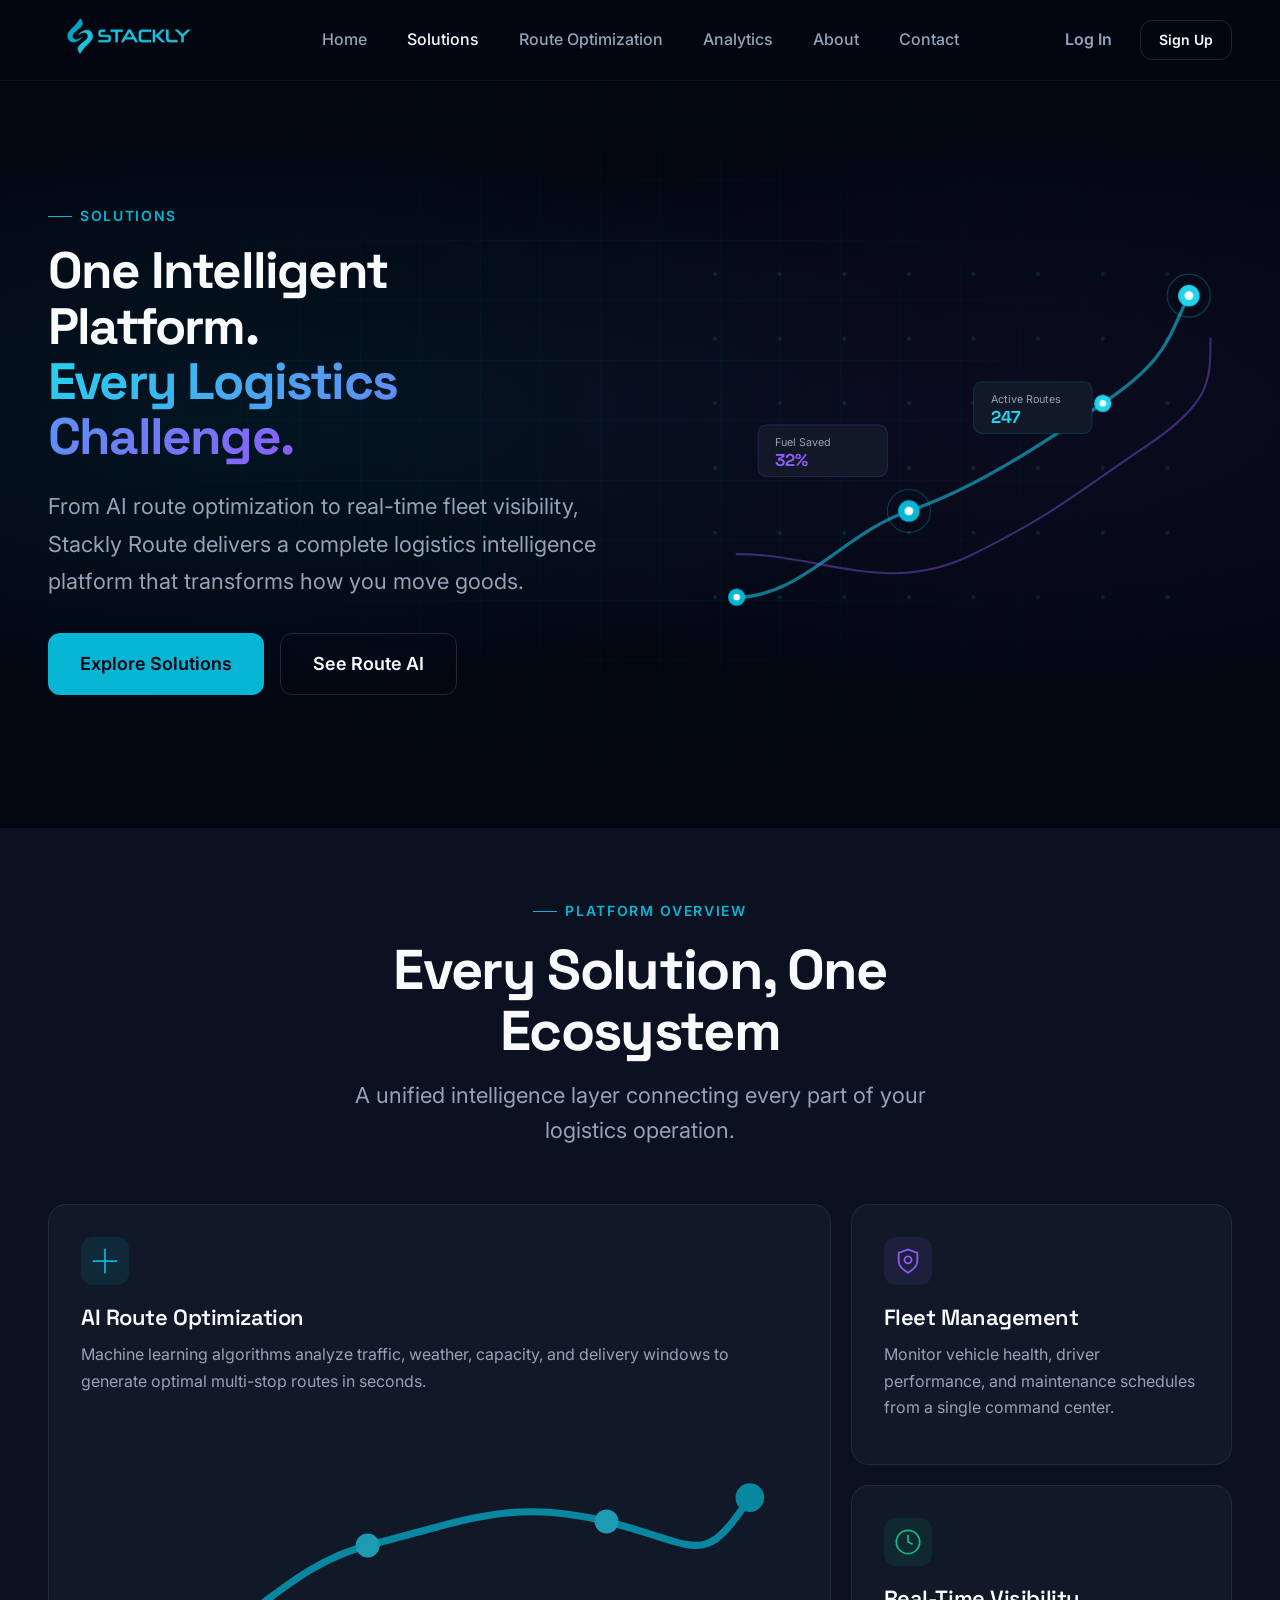
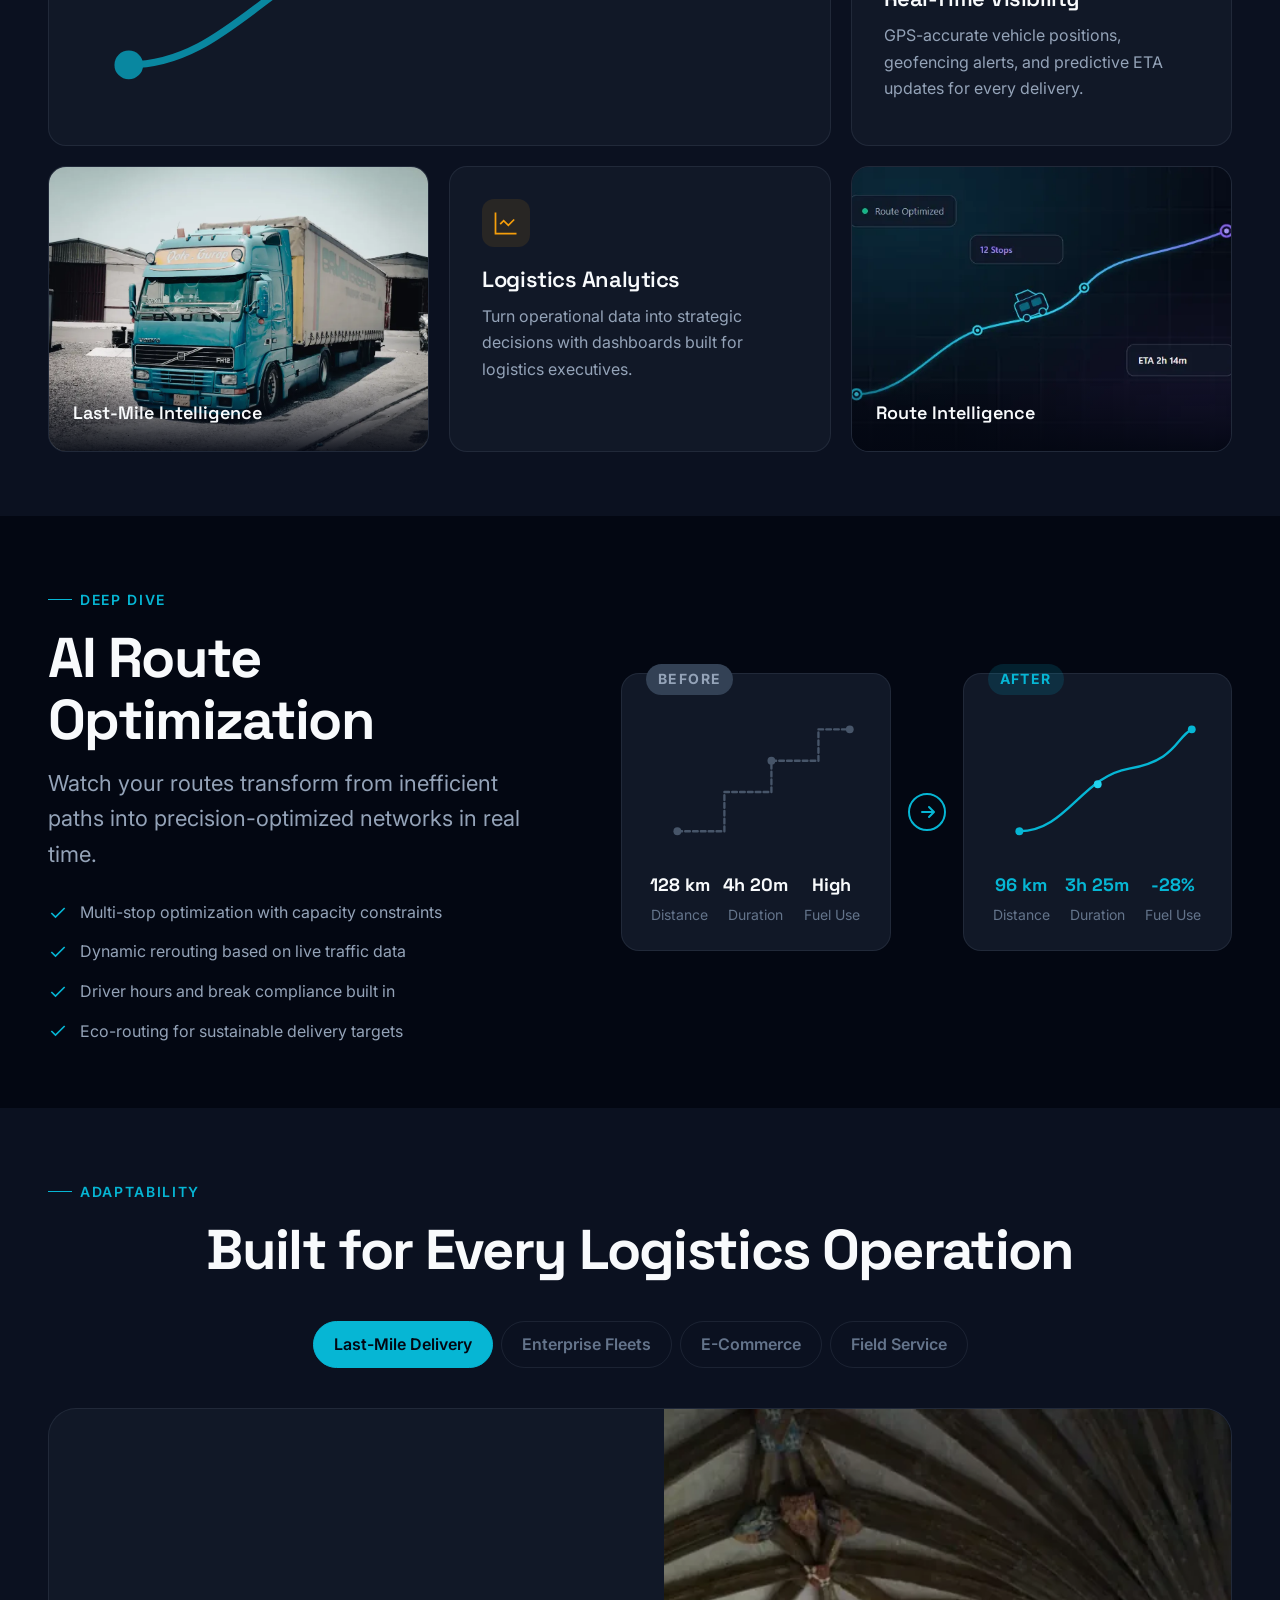
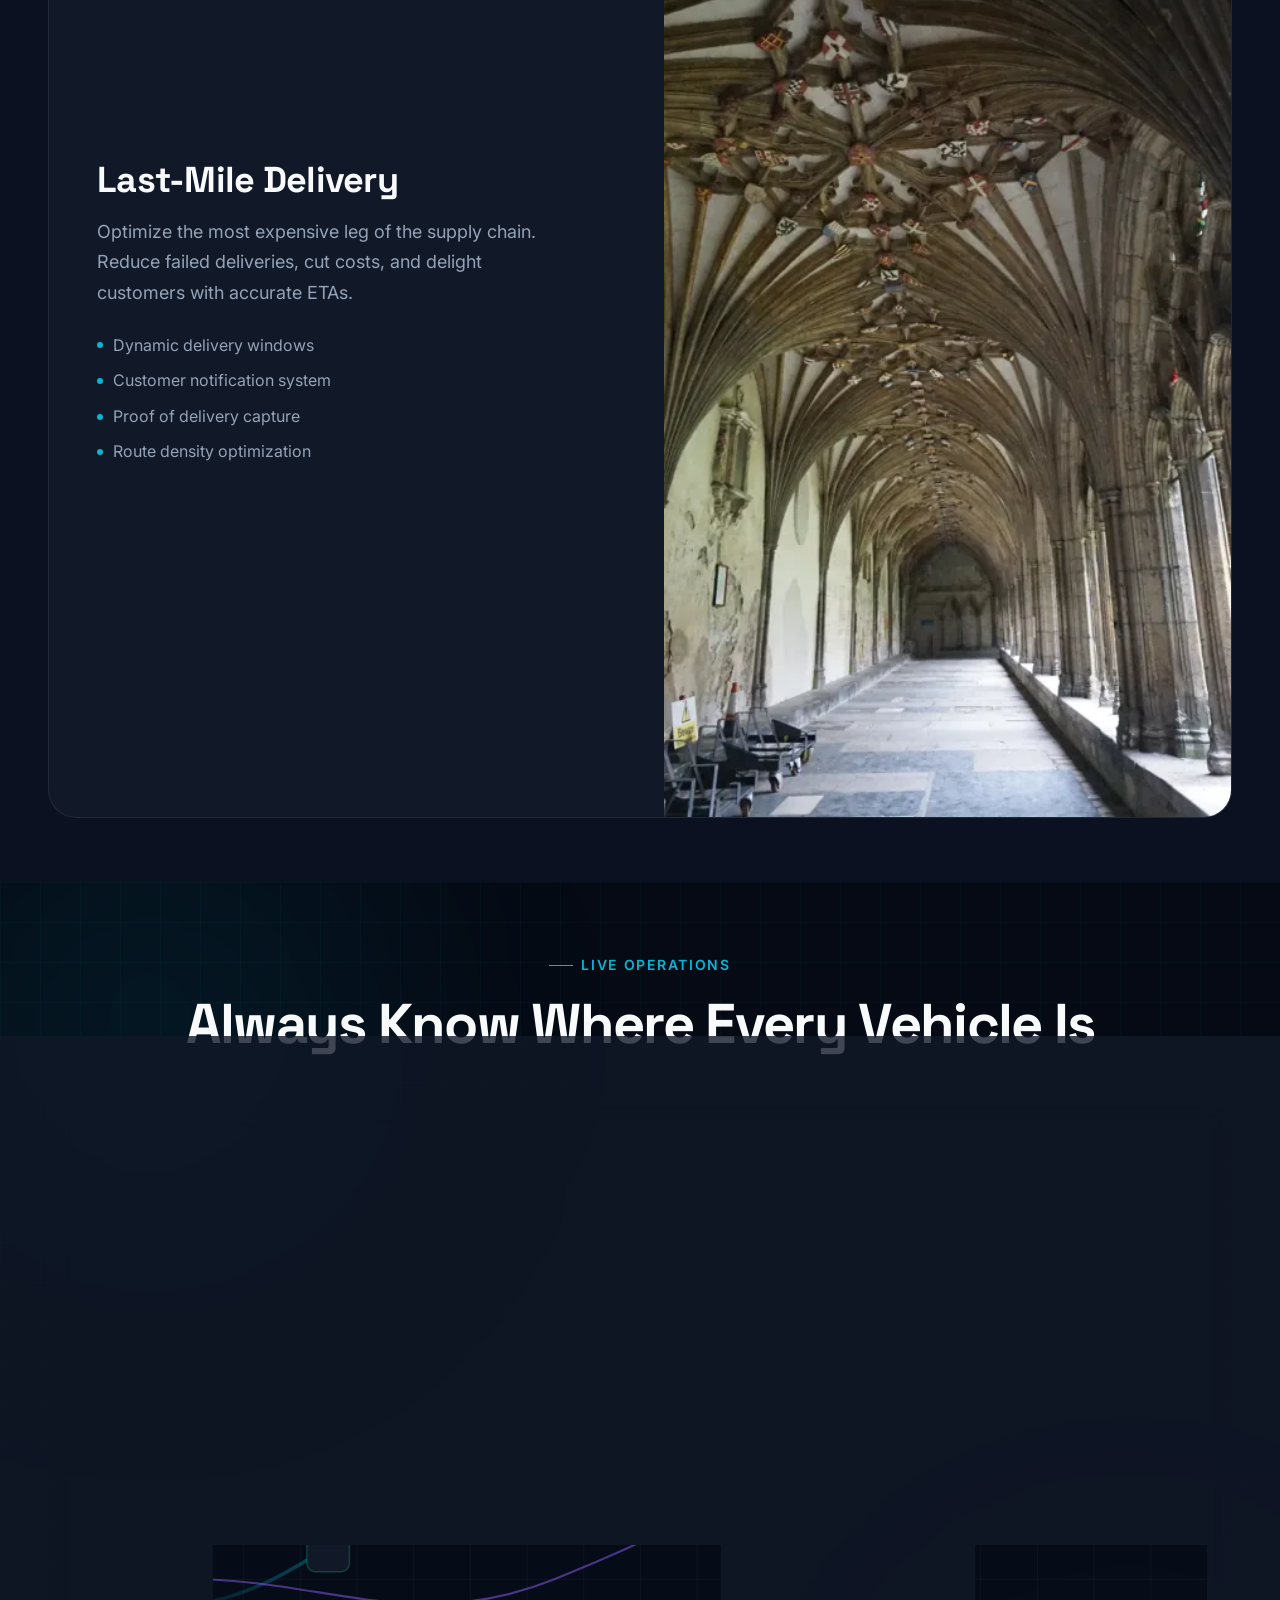
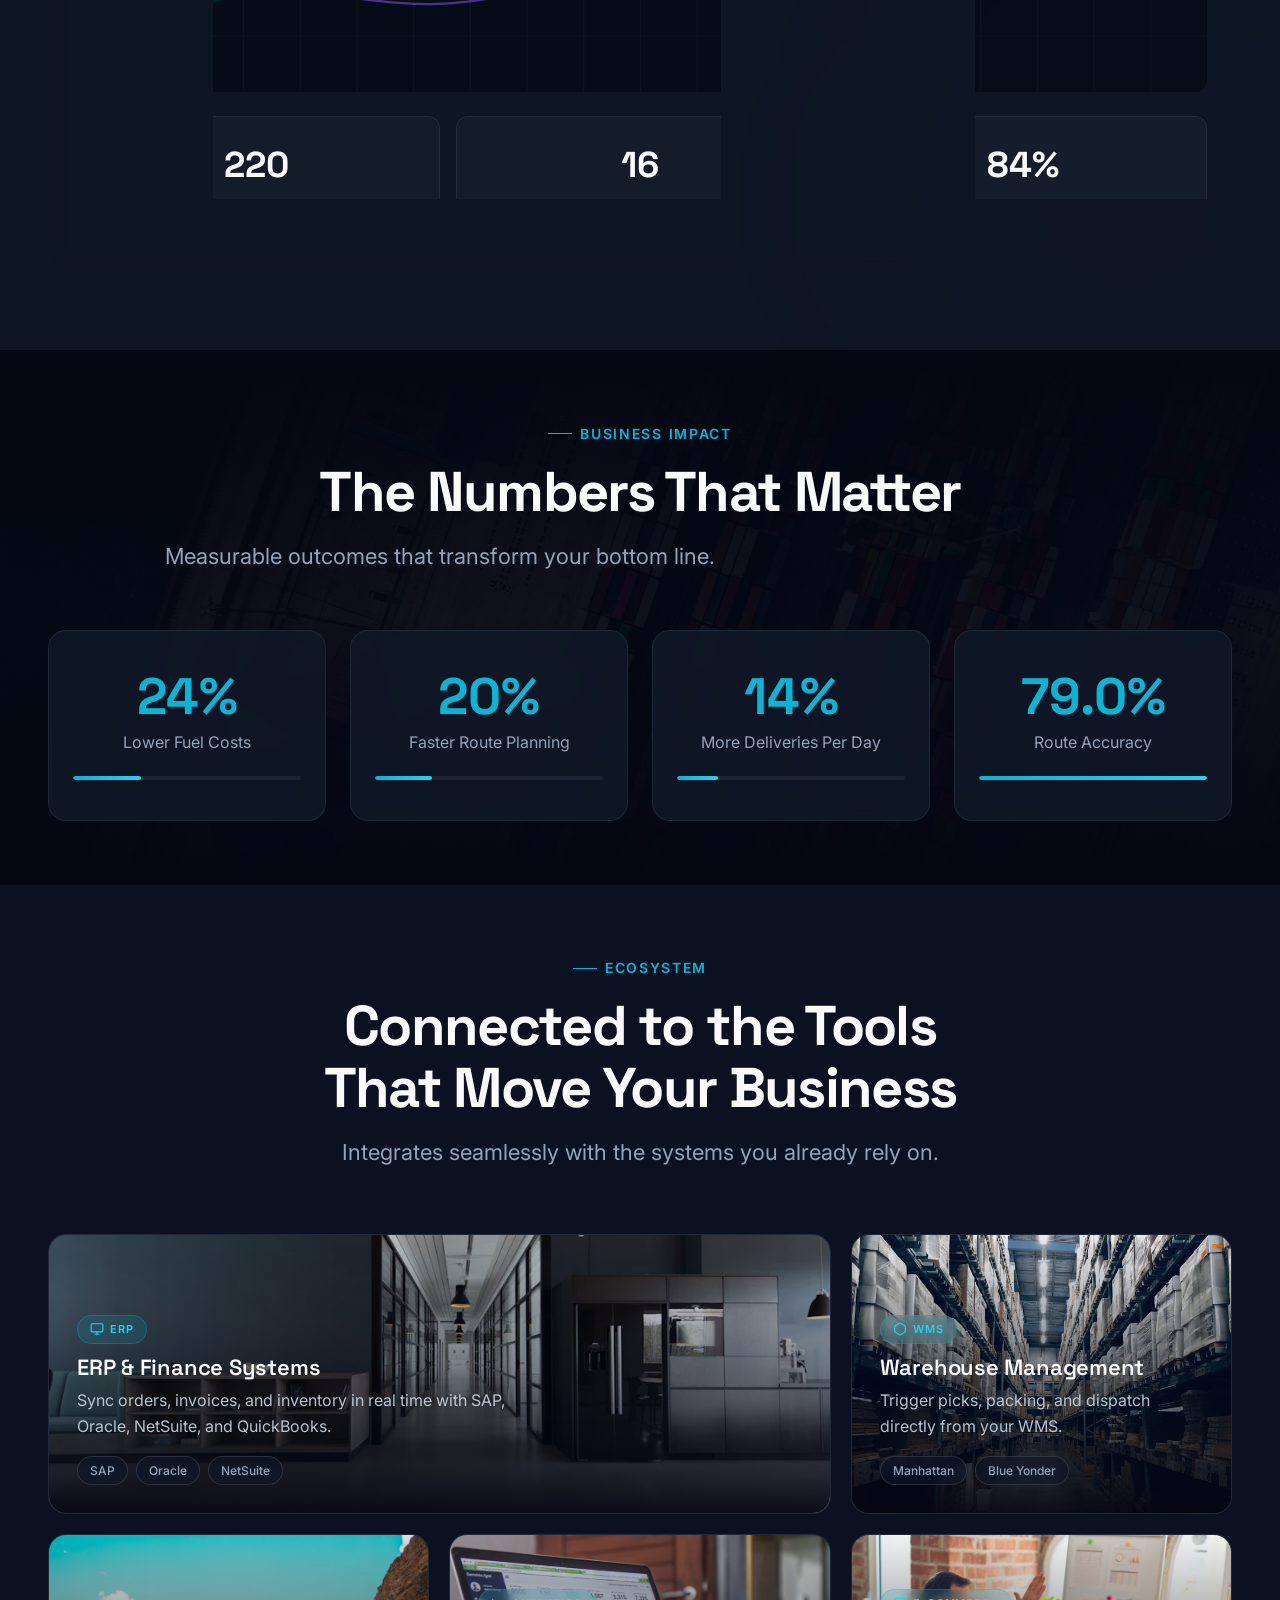
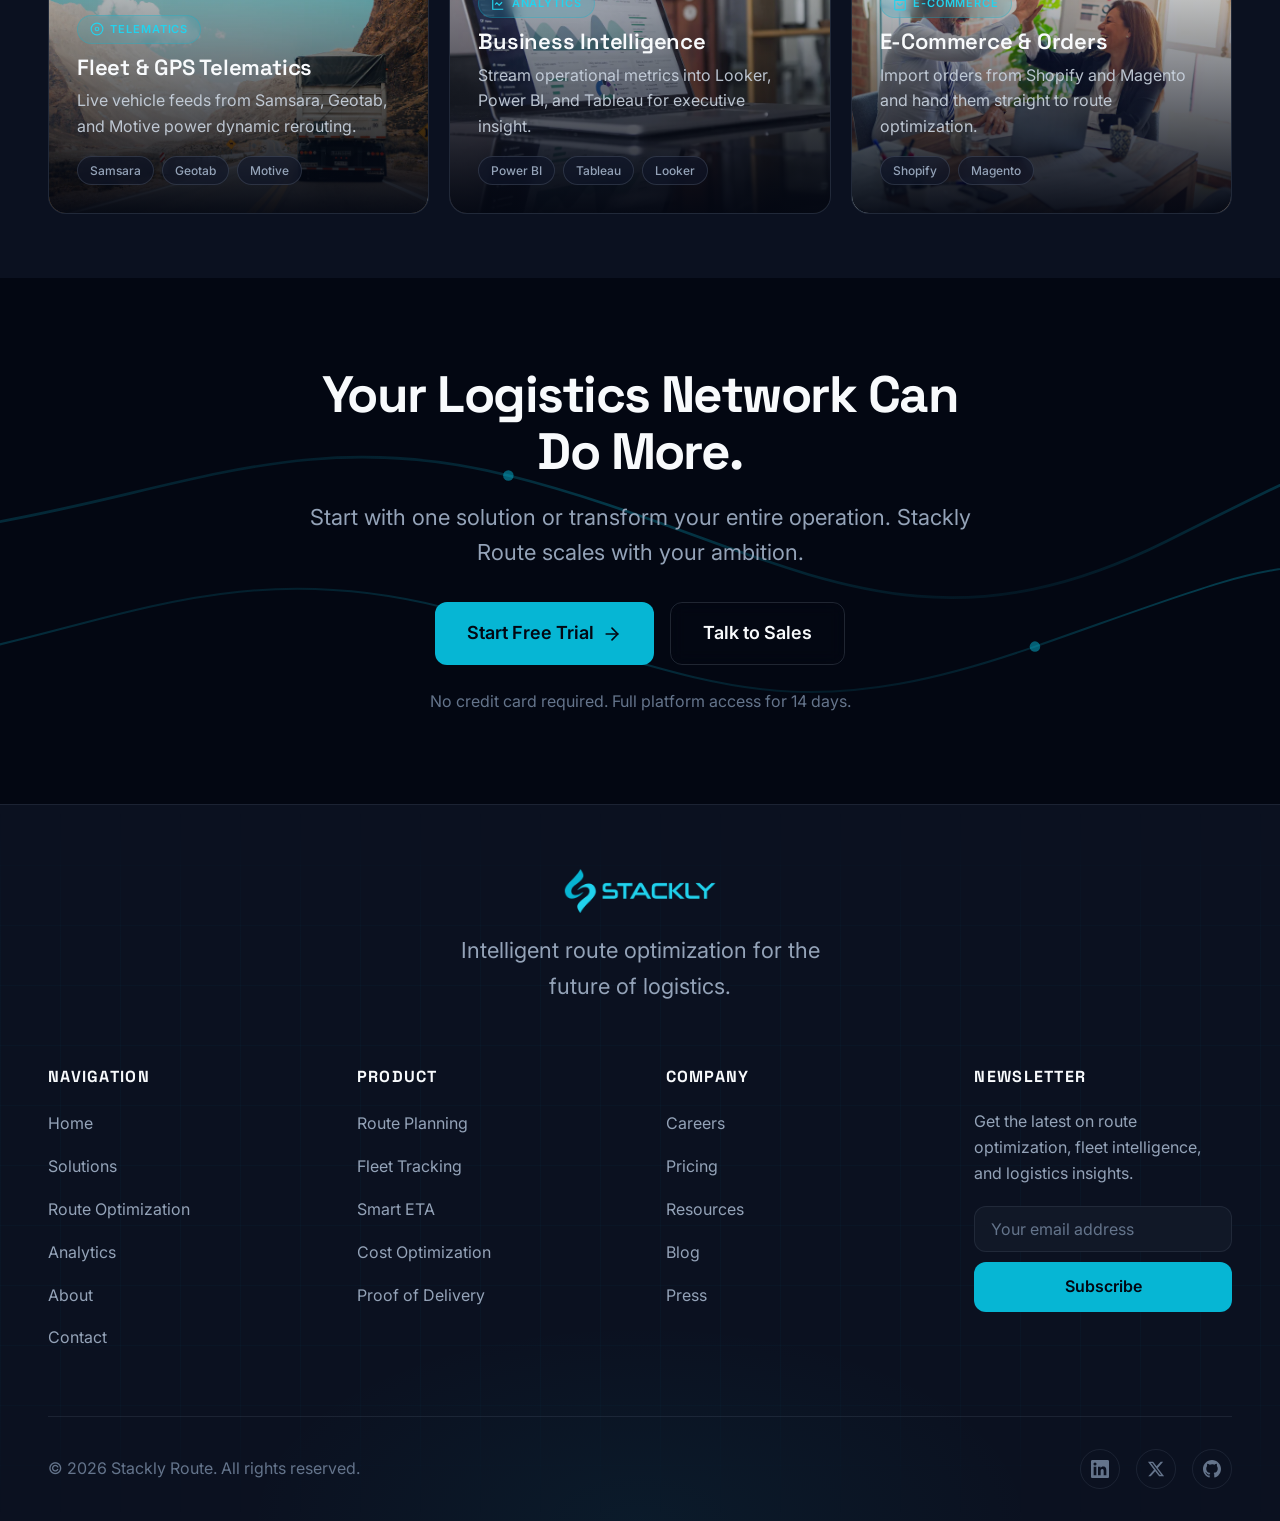
<file: pages/solutions.html>
<!DOCTYPE html>
<html lang="en">
<head>
  <meta charset="UTF-8">
  <meta name="viewport" content="width=device-width, initial-scale=1.0">
  <meta name="description" content="Explore Stackly Route solutions for AI-powered fleet management, route optimization, real-time tracking, and enterprise logistics.">
  <title>Solutions | Stackly Route</title>
  <link rel="preconnect" href="https://fonts.googleapis.com">
  <link rel="preconnect" href="https://fonts.gstatic.com" crossorigin>
  <link href="https://fonts.googleapis.com/css2?family=Inter:wght@300;400;500;600;700&family=Space+Grotesk:wght@400;500;600;700&display=swap" rel="stylesheet">
  <link rel="stylesheet" href="../css/base.css">
  <link rel="stylesheet" href="../css/navbar.css">
  <link rel="stylesheet" href="../css/footer.css">
  <link rel="stylesheet" href="../css/animations.css">
  <link rel="stylesheet" href="../css/solutions.css">
  <link rel="stylesheet" href="../css/responsive.css">
</head>
<body>
  <a href="#main-content" class="skip-link">Skip to main content</a>

  <header class="navbar scrolled" id="navbar" role="banner" data-navbar-permanent>
    <div class="navbar-container">
      <div class="navbar-logo">
        <a href="../index.html" class="logo-link" aria-label="Stackly Route Home"><img src="../assets/logo/logo-stackly.webp" alt="Stackly Route" width="180" height="40" loading="eager"></a>
      </div>
      <nav class="navbar-nav" role="navigation" aria-label="Main navigation">
        <ul class="nav-list">
          <li><a href="../index.html" class="nav-link">Home</a></li>
          <li><a href="solutions.html" class="nav-link active" aria-current="page">Solutions</a></li>
          <li><a href="route-optimization.html" class="nav-link">Route Optimization</a></li>
          <li><a href="analytics.html" class="nav-link">Analytics</a></li>
          <li><a href="about.html" class="nav-link">About</a></li>
<li><a href="contact.html" class="nav-link">Contact</a></li>
        </ul>
        <div class="nav-indicator" aria-hidden="true"></div>
      </nav>
      <div class="navbar-auth">
        <a href="login.html" class="btn btn-text">Log In</a>
        <a href="../404.html" class="btn btn-primary btn-sm">Sign Up</a>
      </div>
      <button class="mobile-menu-toggle" id="mobileMenuToggle" aria-label="Toggle navigation menu" aria-expanded="false" aria-controls="mobileMenu">
        <span class="hamburger-line"></span>
        <span class="hamburger-line"></span>
        <span class="hamburger-line"></span>
      </button>
    </div>
    
  </header>

  <div class="mobile-menu" id="mobileMenu" aria-hidden="true">
      <div class="mobile-menu-head">
        <a href="../index.html" class="mobile-menu-logo" aria-label="Stackly Route Home">
          <img src="../assets/logo/logo-stackly.webp" alt="Stackly Route" width="128" height="28" loading="eager">
        </a>
        <button class="mobile-menu-close" id="mobileMenuClose" aria-label="Close menu" type="button">
          <svg width="18" height="18" viewBox="0 0 24 24" fill="none" stroke="currentColor" stroke-width="2" stroke-linecap="round" stroke-linejoin="round"><path d="M18 6 6 18"/><path d="m6 6 12 12"/></svg>
        </button>
      </div>
      <div class="mobile-menu-content">
        <p class="mobile-menu-eyebrow">Menu</p>
        <ul class="mobile-nav-list">
          <li><a href="../index.html" class="mobile-nav-link"><span class="mobile-nav-icon"><svg width="20" height="20" viewBox="0 0 24 24" fill="none" stroke="currentColor" stroke-width="1.5" stroke-linecap="round" stroke-linejoin="round"><path d="m3 9 9-7 9 7v11a2 2 0 0 1-2 2H5a2 2 0 0 1-2-2z"/><polyline points="9 22 9 12 15 12 15 22"/></svg></span><span class="mobile-nav-label">Home</span></a></li>
          <li><a href="solutions.html" class="mobile-nav-link active" aria-current="page"><span class="mobile-nav-icon"><svg width="20" height="20" viewBox="0 0 24 24" fill="none" stroke="currentColor" stroke-width="1.5" stroke-linecap="round" stroke-linejoin="round"><path d="M12 2 2 7l10 5 10-5-10-5z"/><path d="M2 17l10 5 10-5"/><path d="M2 12l10 5 10-5"/></svg></span><span class="mobile-nav-label">Solutions</span></a></li>
          <li><a href="route-optimization.html" class="mobile-nav-link"><span class="mobile-nav-icon"><svg width="20" height="20" viewBox="0 0 24 24" fill="none" stroke="currentColor" stroke-width="1.5" stroke-linecap="round" stroke-linejoin="round"><circle cx="6" cy="19" r="3"/><path d="M9 19h8.5a3.5 3.5 0 0 0 0-7h-11a3.5 3.5 0 0 1 0-7H15"/><circle cx="18" cy="5" r="3"/></svg></span><span class="mobile-nav-label">Route Optimization</span></a></li>
          <li><a href="analytics.html" class="mobile-nav-link"><span class="mobile-nav-icon"><svg width="20" height="20" viewBox="0 0 24 24" fill="none" stroke="currentColor" stroke-width="1.5" stroke-linecap="round" stroke-linejoin="round"><path d="M3 3v18h18"/><path d="M18 17V9"/><path d="M13 17V5"/><path d="M8 17v-3"/></svg></span><span class="mobile-nav-label">Analytics</span></a></li>
          <li><a href="about.html" class="mobile-nav-link"><span class="mobile-nav-icon"><svg width="20" height="20" viewBox="0 0 24 24" fill="none" stroke="currentColor" stroke-width="1.5" stroke-linecap="round" stroke-linejoin="round"><circle cx="12" cy="12" r="10"/><path d="M12 16v-4"/><path d="M12 8h.01"/></svg></span><span class="mobile-nav-label">About</span></a></li>
          <li><a href="contact.html" class="mobile-nav-link"><span class="mobile-nav-icon"><svg width="20" height="20" viewBox="0 0 24 24" fill="none" stroke="currentColor" stroke-width="1.5" stroke-linecap="round" stroke-linejoin="round"><rect x="2" y="4" width="20" height="16" rx="2"/><path d="m22 7-10 5L2 7"/></svg></span><span class="mobile-nav-label">Contact</span></a></li>
        </ul>
        <div class="mobile-auth">
          <a href="../404.html" class="btn btn-outline btn-full">Log In</a>
          <a href="../404.html" class="btn btn-primary btn-full">Sign Up</a>
        </div>
      </div>
    </div>


  <main id="main-content">

    <!-- SECTION 1: Solutions Hero -->
    <section class="sol-hero" aria-labelledby="sol-hero-heading">
      <div class="sol-hero-bg" aria-hidden="true"></div>
      <div class="sol-hero-grid" aria-hidden="true"></div>
      <div class="container">
        <div class="sol-hero-layout">
          <div class="sol-hero-content">
            <p class="section-eyebrow reveal-up">Solutions</p>
            <h1 class="sol-hero-title reveal-up" id="sol-hero-heading">
              One Intelligent Platform.<br>
              <span class="sol-hero-title-accent">Every Logistics Challenge.</span>
            </h1>
            <p class="sol-hero-desc reveal-up">From AI route optimization to real-time fleet visibility, Stackly Route delivers a complete logistics intelligence platform that transforms how you move goods.</p>
            <div class="sol-hero-actions reveal-up">
              <a href="../404.html" class="btn btn-primary btn-lg">Explore Solutions</a>
              <a href="../404.html" class="btn btn-outline btn-lg">See Route AI</a>
            </div>
          </div>
          <div class="sol-hero-visual reveal-right" aria-hidden="true">
            <svg class="sol-hero-route" viewBox="0 0 520 400" fill="none" xmlns="http://www.w3.org/2000/svg">
              <defs>
                <linearGradient id="solRouteGrad" x1="0%" y1="0%" x2="100%" y2="100%">
                  <stop offset="0%" stop-color="#22D3EE"/>
                  <stop offset="100%" stop-color="#06B6D4"/>
                </linearGradient>
              </defs>
              <!-- Grid dots -->
              <g opacity="0.15">
                <circle cx="40" cy="40" r="2" fill="#06B6D4"/>
                <circle cx="100" cy="40" r="2" fill="#06B6D4"/>
                <circle cx="160" cy="40" r="2" fill="#06B6D4"/>
                <circle cx="220" cy="40" r="2" fill="#06B6D4"/>
                <circle cx="280" cy="40" r="2" fill="#06B6D4"/>
                <circle cx="340" cy="40" r="2" fill="#06B6D4"/>
                <circle cx="400" cy="40" r="2" fill="#06B6D4"/>
                <circle cx="460" cy="40" r="2" fill="#06B6D4"/>
                <circle cx="40" cy="100" r="2" fill="#06B6D4"/>
                <circle cx="100" cy="100" r="2" fill="#06B6D4"/>
                <circle cx="160" cy="100" r="2" fill="#06B6D4"/>
                <circle cx="220" cy="100" r="2" fill="#06B6D4"/>
                <circle cx="280" cy="100" r="2" fill="#06B6D4"/>
                <circle cx="340" cy="100" r="2" fill="#06B6D4"/>
                <circle cx="400" cy="100" r="2" fill="#06B6D4"/>
                <circle cx="460" cy="100" r="2" fill="#06B6D4"/>
                <circle cx="40" cy="160" r="2" fill="#06B6D4"/>
                <circle cx="100" cy="160" r="2" fill="#06B6D4"/>
                <circle cx="160" cy="160" r="2" fill="#06B6D4"/>
                <circle cx="220" cy="160" r="2" fill="#06B6D4"/>
                <circle cx="280" cy="160" r="2" fill="#06B6D4"/>
                <circle cx="340" cy="160" r="2" fill="#06B6D4"/>
                <circle cx="400" cy="160" r="2" fill="#06B6D4"/>
                <circle cx="460" cy="160" r="2" fill="#06B6D4"/>
                <circle cx="40" cy="220" r="2" fill="#06B6D4"/>
                <circle cx="100" cy="220" r="2" fill="#06B6D4"/>
                <circle cx="160" cy="220" r="2" fill="#06B6D4"/>
                <circle cx="220" cy="220" r="2" fill="#06B6D4"/>
                <circle cx="280" cy="220" r="2" fill="#06B6D4"/>
                <circle cx="340" cy="220" r="2" fill="#06B6D4"/>
                <circle cx="400" cy="220" r="2" fill="#06B6D4"/>
                <circle cx="460" cy="220" r="2" fill="#06B6D4"/>
                <circle cx="40" cy="280" r="2" fill="#06B6D4"/>
                <circle cx="100" cy="280" r="2" fill="#06B6D4"/>
                <circle cx="160" cy="280" r="2" fill="#06B6D4"/>
                <circle cx="220" cy="280" r="2" fill="#06B6D4"/>
                <circle cx="280" cy="280" r="2" fill="#06B6D4"/>
                <circle cx="340" cy="280" r="2" fill="#06B6D4"/>
                <circle cx="400" cy="280" r="2" fill="#06B6D4"/>
                <circle cx="460" cy="280" r="2" fill="#06B6D4"/>
                <circle cx="40" cy="340" r="2" fill="#06B6D4"/>
                <circle cx="100" cy="340" r="2" fill="#06B6D4"/>
                <circle cx="160" cy="340" r="2" fill="#06B6D4"/>
                <circle cx="220" cy="340" r="2" fill="#06B6D4"/>
                <circle cx="280" cy="340" r="2" fill="#06B6D4"/>
                <circle cx="340" cy="340" r="2" fill="#06B6D4"/>
                <circle cx="400" cy="340" r="2" fill="#06B6D4"/>
                <circle cx="460" cy="340" r="2" fill="#06B6D4"/>
              </g>
              <!-- Route lines -->
              <path class="sol-route-path" d="M60 340 C120 340 160 280 220 260 S340 200 400 160 S460 100 480 60" stroke="url(#solRouteGrad)" stroke-width="3" stroke-linecap="round" opacity="0.6"/>
              <path class="sol-route-path-2" d="M60 300 C140 300 200 340 280 300 S380 240 440 200 S500 140 500 100" stroke="#8B5CF6" stroke-width="2" stroke-linecap="round" opacity="0.4"/>
              <!-- Nodes -->
              <circle class="sol-node" cx="60" cy="340" r="8" fill="#06B6D4"/>
              <circle cx="60" cy="340" r="3" fill="#fff"/>
              <circle class="sol-node" cx="220" cy="260" r="10" fill="#06B6D4"/>
              <circle cx="220" cy="260" r="4" fill="#fff"/>
              <circle class="sol-node" cx="400" cy="160" r="8" fill="#22D3EE"/>
              <circle cx="400" cy="160" r="3" fill="#fff"/>
              <circle class="sol-node" cx="480" cy="60" r="10" fill="#22D3EE"/>
              <circle cx="480" cy="60" r="4" fill="#fff"/>
              <!-- Pulse rings -->
              <circle cx="220" cy="260" r="20" stroke="#06B6D4" stroke-width="1" opacity="0.3" class="sol-pulse"/>
              <circle cx="480" cy="60" r="20" stroke="#22D3EE" stroke-width="1" opacity="0.3" class="sol-pulse" style="animation-delay:0.5s"/>
              <!-- Data cards -->
              <g class="sol-data-card">
                <rect x="280" y="140" width="110" height="48" rx="8" fill="#111827" stroke="rgba(6,182,212,0.2)" stroke-width="1"/>
                <text x="296" y="160" font-family="Inter,sans-serif" font-size="10" fill="#94A3B8">Active Routes</text>
                <text x="296" y="178" font-family="Space Grotesk,sans-serif" font-size="16" font-weight="700" fill="#22D3EE">247</text>
              </g>
              <g class="sol-data-card" style="animation-delay:0.3s">
                <rect x="80" y="180" width="120" height="48" rx="8" fill="#111827" stroke="rgba(139,92,246,0.2)" stroke-width="1"/>
                <text x="96" y="200" font-family="Inter,sans-serif" font-size="10" fill="#94A3B8">Fuel Saved</text>
                <text x="96" y="218" font-family="Space Grotesk,sans-serif" font-size="16" font-weight="700" fill="#8B5CF6">32%</text>
              </g>
            </svg>
          </div>
        </div>
      </div>
    </section>

    <!-- SECTION 2: Bento Overview -->
    <section class="sol-bento" aria-labelledby="bento-heading">
      <div class="container">
        <div class="sol-bento-header">
          <p class="section-eyebrow reveal-up">Platform Overview</p>
          <h2 class="section-title reveal-up" id="bento-heading">Every Solution, One Ecosystem</h2>
          <p class="section-description reveal-up">A unified intelligence layer connecting every part of your logistics operation.</p>
        </div>
        <div class="sol-bento-grid">
          <article class="sol-bento-card sol-bento-card-lg reveal-up">
            <div class="sol-bento-card-content">
              <div class="sol-bento-icon sol-bento-icon-cyan">
                <svg width="28" height="28" viewBox="0 0 24 24" fill="none" stroke="currentColor" stroke-width="1.5" stroke-linecap="round" stroke-linejoin="round"><path d="M12 2v20M2 12h20"/></svg>
              </div>
              <h3 class="sol-bento-title">AI Route Optimization</h3>
              <p class="sol-bento-text">Machine learning algorithms analyze traffic, weather, capacity, and delivery windows to generate optimal multi-stop routes in seconds.</p>
            </div>
            <div class="sol-bento-visual sol-bento-route-visual" aria-hidden="true">
              <svg viewBox="0 0 300 120" fill="none">
                <path d="M20 100 C60 100 80 60 120 50 S180 30 220 40 S260 60 280 30" stroke="#06B6D4" stroke-width="3" stroke-linecap="round"/>
                <circle cx="20" cy="100" r="6" fill="#06B6D4"/>
                <circle cx="120" cy="50" r="5" fill="#22D3EE"/>
                <circle cx="220" cy="40" r="5" fill="#22D3EE"/>
                <circle cx="280" cy="30" r="6" fill="#06B6D4"/>
              </svg>
            </div>
          </article>
          <article class="sol-bento-card reveal-up">
            <div class="sol-bento-card-content">
              <div class="sol-bento-icon sol-bento-icon-violet">
                <svg width="28" height="28" viewBox="0 0 24 24" fill="none" stroke="currentColor" stroke-width="1.5"><path d="M12 22s8-4 8-10V5l-8-3-8 3v7c0 6 8 10 8 10z"/><circle cx="12" cy="11" r="3"/></svg>
              </div>
              <h3 class="sol-bento-title">Fleet Management</h3>
              <p class="sol-bento-text">Monitor vehicle health, driver performance, and maintenance schedules from a single command center.</p>
            </div>
          </article>
          <article class="sol-bento-card reveal-up">
            <div class="sol-bento-card-content">
              <div class="sol-bento-icon sol-bento-icon-emerald">
                <svg width="28" height="28" viewBox="0 0 24 24" fill="none" stroke="currentColor" stroke-width="1.5"><circle cx="12" cy="12" r="10"/><polyline points="12 6 12 12 16 14"/></svg>
              </div>
              <h3 class="sol-bento-title">Real-Time Visibility</h3>
              <p class="sol-bento-text">GPS-accurate vehicle positions, geofencing alerts, and predictive ETA updates for every delivery.</p>
            </div>
          </article>
          <article class="sol-bento-card sol-bento-card-image reveal-up">
            <img src="../assets/images/sol-fleet.webp" alt="Fleet of trucks at logistics hub" loading="lazy" width="600" height="400">
            <div class="sol-bento-image-overlay">
              <span class="sol-bento-image-label">Last-Mile Intelligence</span>
            </div>
          </article>
          <article class="sol-bento-card reveal-up">
            <div class="sol-bento-card-content">
              <div class="sol-bento-icon sol-bento-icon-amber">
                <svg width="28" height="28" viewBox="0 0 24 24" fill="none" stroke="currentColor" stroke-width="1.5"><path d="M3 3v18h18"/><path d="m19 9-5 5-4-4-3 3"/></svg>
              </div>
              <h3 class="sol-bento-title">Logistics Analytics</h3>
              <p class="sol-bento-text">Turn operational data into strategic decisions with dashboards built for logistics executives.</p>
            </div>
          </article>
          <article class="sol-bento-card sol-bento-card-image reveal-up">
            <img src="../assets/images/sol-intelligence.webp" alt="Real-time route intelligence dashboard" loading="lazy" width="600" height="400">
            <div class="sol-bento-image-overlay">
              <span class="sol-bento-image-label">Route Intelligence</span>
            </div>
          </article>
        </div>
      </div>
    </section>

    <!-- SECTION 3: AI Route Optimization Deep Dive -->
    <section class="sol-route" aria-labelledby="route-heading">
      <div class="container">
        <div class="sol-route-layout">
          <div class="sol-route-content">
            <p class="section-eyebrow reveal-up">Deep Dive</p>
            <h2 class="section-title reveal-up" id="route-heading">AI Route Optimization</h2>
            <p class="section-description reveal-up">Watch your routes transform from inefficient paths into precision-optimized networks in real time.</p>
            <div class="sol-route-benefits reveal-up">
              <div class="sol-route-benefit">
                <span class="sol-route-benefit-icon" aria-hidden="true">
                  <svg width="20" height="20" viewBox="0 0 24 24" fill="none" stroke="#06B6D4" stroke-width="2"><path d="M20 6 9 17l-5-5"/></svg>
                </span>
                <span>Multi-stop optimization with capacity constraints</span>
              </div>
              <div class="sol-route-benefit">
                <span class="sol-route-benefit-icon" aria-hidden="true">
                  <svg width="20" height="20" viewBox="0 0 24 24" fill="none" stroke="#06B6D4" stroke-width="2"><path d="M20 6 9 17l-5-5"/></svg>
                </span>
                <span>Dynamic rerouting based on live traffic data</span>
              </div>
              <div class="sol-route-benefit">
                <span class="sol-route-benefit-icon" aria-hidden="true">
                  <svg width="20" height="20" viewBox="0 0 24 24" fill="none" stroke="#06B6D4" stroke-width="2"><path d="M20 6 9 17l-5-5"/></svg>
                </span>
                <span>Driver hours and break compliance built in</span>
              </div>
              <div class="sol-route-benefit">
                <span class="sol-route-benefit-icon" aria-hidden="true">
                  <svg width="20" height="20" viewBox="0 0 24 24" fill="none" stroke="#06B6D4" stroke-width="2"><path d="M20 6 9 17l-5-5"/></svg>
                </span>
                <span>Eco-routing for sustainable delivery targets</span>
              </div>
            </div>
          </div>
          <div class="sol-route-visual reveal-right" aria-label="Route optimization comparison">
            <div class="sol-route-compare">
              <div class="sol-route-panel sol-route-before">
                <span class="sol-route-label sol-route-label-before">Before</span>
                <svg viewBox="0 0 280 200" fill="none" class="sol-route-map">
                  <path d="M40 170 L100 170 L100 120 L160 120 L160 80 L220 80 L220 40 L260 40" stroke="#475569" stroke-width="3" stroke-linecap="round" stroke-dasharray="6 4"/>
                  <circle cx="40" cy="170" r="5" fill="#475569"/>
                  <circle cx="160" cy="80" r="5" fill="#475569"/>
                  <circle cx="260" cy="40" r="5" fill="#475569"/>
                </svg>
                <div class="sol-route-stats">
                  <div class="sol-route-stat">
                    <span class="sol-route-stat-value">128 km</span>
                    <span class="sol-route-stat-label">Distance</span>
                  </div>
                  <div class="sol-route-stat">
                    <span class="sol-route-stat-value">4h 20m</span>
                    <span class="sol-route-stat-label">Duration</span>
                  </div>
                  <div class="sol-route-stat">
                    <span class="sol-route-stat-value">High</span>
                    <span class="sol-route-stat-label">Fuel Use</span>
                  </div>
                </div>
              </div>
              <div class="sol-route-divider" aria-hidden="true">
                <svg width="40" height="40" viewBox="0 0 40 40" fill="none"><circle cx="20" cy="20" r="18" stroke="#06B6D4" stroke-width="2"/><path d="M15 20h10M22 15l5 5-5 5" stroke="#06B6D4" stroke-width="2" stroke-linecap="round" stroke-linejoin="round"/></svg>
              </div>
              <div class="sol-route-panel sol-route-after">
                <span class="sol-route-label sol-route-label-after">After</span>
                <svg viewBox="0 0 280 200" fill="none" class="sol-route-map">
                  <path d="M40 170 C100 170 120 100 180 90 S240 50 260 40" stroke="#06B6D4" stroke-width="3" stroke-linecap="round"/>
                  <circle cx="40" cy="170" r="5" fill="#06B6D4"/>
                  <circle cx="140" cy="110" r="5" fill="#22D3EE"/>
                  <circle cx="260" cy="40" r="5" fill="#06B6D4"/>
                </svg>
                <div class="sol-route-stats">
                  <div class="sol-route-stat">
                    <span class="sol-route-stat-value sol-route-stat-better">96 km</span>
                    <span class="sol-route-stat-label">Distance</span>
                  </div>
                  <div class="sol-route-stat">
                    <span class="sol-route-stat-value sol-route-stat-better">3h 25m</span>
                    <span class="sol-route-stat-label">Duration</span>
                  </div>
                  <div class="sol-route-stat">
                    <span class="sol-route-stat-value sol-route-stat-better">-28%</span>
                    <span class="sol-route-stat-label">Fuel Use</span>
                  </div>
                </div>
              </div>
            </div>
          </div>
        </div>
      </div>
    </section>

    <!-- SECTION 4: Solutions for Every Operation -->
    <section class="sol-ops" aria-labelledby="ops-heading">
      <div class="container">
        <p class="section-eyebrow reveal-up">Adaptability</p>
        <h2 class="section-title reveal-up" id="ops-heading">Built for Every Logistics Operation</h2>
        <div class="sol-ops-selector" role="tablist" aria-label="Operation types">
          <button class="sol-ops-tab active" role="tab" aria-selected="true" aria-controls="ops-panel-1" id="ops-tab-1" data-ops="0">Last-Mile Delivery</button>
          <button class="sol-ops-tab" role="tab" aria-selected="false" aria-controls="ops-panel-2" id="ops-tab-2" data-ops="1">Enterprise Fleets</button>
          <button class="sol-ops-tab" role="tab" aria-selected="false" aria-controls="ops-panel-3" id="ops-tab-3" data-ops="2">E-Commerce</button>
          <button class="sol-ops-tab" role="tab" aria-selected="false" aria-controls="ops-panel-4" id="ops-tab-4" data-ops="3">Field Service</button>
        </div>
        <div class="sol-ops-panels">
          <div class="sol-ops-panel active" role="tabpanel" id="ops-panel-1" aria-labelledby="ops-tab-1">
            <div class="sol-ops-panel-layout">
              <div class="sol-ops-panel-content">
                <h3 class="sol-ops-panel-title">Last-Mile Delivery</h3>
                <p class="sol-ops-panel-desc">Optimize the most expensive leg of the supply chain. Reduce failed deliveries, cut costs, and delight customers with accurate ETAs.</p>
                <ul class="sol-ops-panel-features">
                  <li>Dynamic delivery windows</li>
                  <li>Customer notification system</li>
                  <li>Proof of delivery capture</li>
                  <li>Route density optimization</li>
                </ul>
              </div>
              <div class="sol-ops-panel-visual">
                <img src="../assets/images/sol-delivery.webp" alt="Last-mile delivery vehicle" loading="lazy" width="600" height="400">
              </div>
            </div>
          </div>
          <div class="sol-ops-panel" role="tabpanel" id="ops-panel-2" aria-labelledby="ops-tab-2" hidden>
            <div class="sol-ops-panel-layout">
              <div class="sol-ops-panel-content">
                <h3 class="sol-ops-panel-title">Enterprise Fleets</h3>
                <p class="sol-ops-panel-desc">Manage thousands of vehicles across multiple regions with centralized intelligence and automated dispatch.</p>
                <ul class="sol-ops-panel-features">
                  <li>Multi-depot dispatch</li>
                  <li>Fuel card integration</li>
                  <li>Driver scorecards</li>
                  <li>Regulatory compliance</li>
                </ul>
              </div>
              <div class="sol-ops-panel-visual">
                <img src="../assets/images/sol-fleet.webp" alt="Enterprise truck fleet" loading="lazy" width="600" height="400">
              </div>
            </div>
          </div>
          <div class="sol-ops-panel" role="tabpanel" id="ops-panel-3" aria-labelledby="ops-tab-3" hidden>
            <div class="sol-ops-panel-layout">
              <div class="sol-ops-panel-content">
                <h3 class="sol-ops-panel-title">E-Commerce Logistics</h3>
                <p class="sol-ops-panel-desc">Scale delivery operations to match demand spikes. Handle B2C and B2B with equal precision.</p>
                <ul class="sol-ops-panel-features">
                  <li>Same-day and next-day routing</li>
                  <li>Returns logistics</li>
                  <li>Warehouse slot booking</li>
                  <li>Customer self-service tracking</li>
                </ul>
              </div>
              <div class="sol-ops-panel-visual">
                <img src="../assets/images/sol-warehouse.webp" alt="Warehouse operations" loading="lazy" width="600" height="400">
              </div>
            </div>
          </div>
          <div class="sol-ops-panel" role="tabpanel" id="ops-panel-4" aria-labelledby="ops-tab-4" hidden>
            <div class="sol-ops-panel-layout">
              <div class="sol-ops-panel-content">
                <h3 class="sol-ops-panel-title">Field Service Operations</h3>
                <p class="sol-ops-panel-desc">Dispatch technicians and service vehicles with skill-based matching and real-time schedule optimization.</p>
                <ul class="sol-ops-panel-features">
                  <li>Technician skill matching</li>
                  <li>Parts inventory routing</li>
                  <li>SLA-aware scheduling</li>
                  <li>Mobile-first dispatch</li>
                </ul>
              </div>
              <div class="sol-ops-panel-visual">
                <img src="../assets/images/sol-hero.webp" alt="Field service operations" loading="lazy" width="600" height="400">
              </div>
            </div>
          </div>
        </div>
      </div>
    </section>

    <!-- SECTION 5: Real-Time Visibility -->
    <section class="sol-visibility" aria-labelledby="vis-heading">
      <div class="sol-vis-bg" aria-hidden="true">
        <div class="sol-vis-grid"></div>
        <div class="sol-vis-glow sol-vis-glow-1"></div>
        <div class="sol-vis-glow sol-vis-glow-2"></div>
      </div>
      <div class="container">
        <div class="sol-vis-header">
          <p class="section-eyebrow reveal-up">Live Operations</p>
          <h2 class="section-title reveal-up" id="vis-heading">Always Know Where Every Vehicle Is</h2>
        </div>
        <div class="sol-vis-dashboard reveal-up" aria-label="Live fleet dashboard mockup">
          <div class="sol-vis-dash-header">
            <div class="sol-vis-dash-dots">
              <span></span><span></span><span></span>
            </div>
            <span class="sol-vis-dash-title">Fleet Command</span>
            <span class="sol-vis-dash-live"><span class="sol-vis-live-dot" aria-hidden="true"></span> Live</span>
          </div>
          <div class="sol-vis-dash-body">
            <div class="sol-vis-map" aria-hidden="true">
              <svg viewBox="0 0 800 360" fill="none" class="sol-vis-map-svg">
                <defs>
                  <linearGradient id="visGrad1" x1="0%" y1="0%" x2="100%" y2="0%">
                    <stop offset="0%" stop-color="#06B6D4" stop-opacity="0"/>
                    <stop offset="50%" stop-color="#06B6D4"/>
                    <stop offset="100%" stop-color="#06B6D4" stop-opacity="0"/>
                  </linearGradient>
                </defs>
                <!-- Grid -->
                <pattern id="visGrid" width="40" height="40" patternUnits="userSpaceOnUse">
                  <path d="M 40 0 L 0 0 0 40" fill="none" stroke="rgba(148,163,184,0.06)" stroke-width="1"/>
                </pattern>
                <rect width="800" height="360" fill="url(#visGrid)"/>
                <!-- Routes -->
                <path d="M60 300 C160 300 200 220 300 200 S440 160 520 120 S640 80 720 60" stroke="url(#visGrad1)" stroke-width="2.5" stroke-linecap="round"/>
                <path d="M80 280 C180 280 240 320 340 280 S460 220 560 180 S680 140 740 100" stroke="#8B5CF6" stroke-width="1.5" stroke-linecap="round" opacity="0.5"/>
                <!-- Vehicle markers -->
                <g class="sol-vis-vehicle">
                  <circle cx="300" cy="200" r="12" fill="rgba(6,182,212,0.15)"/>
                  <circle cx="300" cy="200" r="6" fill="#06B6D4"/>
                  <rect x="285" y="185" width="30" height="30" rx="6" fill="#111827" stroke="rgba(6,182,212,0.3)" stroke-width="1"/>
                </g>
                <g class="sol-vis-vehicle" style="animation-delay:1s">
                  <circle cx="520" cy="120" r="12" fill="rgba(34,211,238,0.15)"/>
                  <circle cx="520" cy="120" r="6" fill="#22D3EE"/>
                  <rect x="505" y="105" width="30" height="30" rx="6" fill="#111827" stroke="rgba(34,211,238,0.3)" stroke-width="1"/>
                </g>
                <g class="sol-vis-vehicle" style="animation-delay:2s">
                  <circle cx="180" cy="260" r="12" fill="rgba(16,185,129,0.15)"/>
                  <circle cx="180" cy="260" r="6" fill="#10B981"/>
                  <rect x="165" y="245" width="30" height="30" rx="6" fill="#111827" stroke="rgba(16,185,129,0.3)" stroke-width="1"/>
                </g>
              </svg>
            </div>
            <div class="sol-vis-stats">
              <div class="sol-vis-stat">
                <span class="sol-vis-stat-value" data-count="247">0</span>
                <span class="sol-vis-stat-label">Vehicles Active</span>
              </div>
              <div class="sol-vis-stat">
                <span class="sol-vis-stat-value" data-count="18">0</span>
                <span class="sol-vis-stat-label">Routes Optimizing</span>
              </div>
              <div class="sol-vis-stat">
                <span class="sol-vis-stat-value" data-count="94" data-suffix="%">0</span>
                <span class="sol-vis-stat-label">On-Time Deliveries</span>
              </div>
            </div>
          </div>
        </div>
      </div>
    </section>

    <!-- SECTION 6: Performance Impact -->
    <section class="sol-impact" aria-labelledby="impact-heading">
      <div class="sol-impact-bg" aria-hidden="true">
        <img src="../assets/images/sol-aerial.webp" alt="" loading="lazy" aria-hidden="true" width="1200" height="800">
        <div class="sol-impact-overlay"></div>
      </div>
      <div class="container">
        <div class="sol-impact-header">
          <p class="section-eyebrow reveal-up">Business Impact</p>
          <h2 class="section-title reveal-up" id="impact-heading">The Numbers That Matter</h2>
          <p class="section-description reveal-up">Measurable outcomes that transform your bottom line.</p>
        </div>
        <div class="sol-impact-grid">
          <div class="sol-impact-card reveal-up">
            <span class="sol-impact-value" data-count="30" data-suffix="%">0</span>
            <span class="sol-impact-label">Lower Fuel Costs</span>
            <div class="sol-impact-bar"><div class="sol-impact-bar-fill" style="--bar-target:30%"></div></div>
          </div>
          <div class="sol-impact-card reveal-up">
            <span class="sol-impact-value" data-count="25" data-suffix="%">0</span>
            <span class="sol-impact-label">Faster Route Planning</span>
            <div class="sol-impact-bar"><div class="sol-impact-bar-fill" style="--bar-target:25%"></div></div>
          </div>
          <div class="sol-impact-card reveal-up">
            <span class="sol-impact-value" data-count="18" data-suffix="%">0</span>
            <span class="sol-impact-label">More Deliveries Per Day</span>
            <div class="sol-impact-bar"><div class="sol-impact-bar-fill" style="--bar-target:18%"></div></div>
          </div>
          <div class="sol-impact-card reveal-up">
            <span class="sol-impact-value" data-count="99.8" data-suffix="%" data-decimals="1">0</span>
            <span class="sol-impact-label">Route Accuracy</span>
            <div class="sol-impact-bar"><div class="sol-impact-bar-fill" style="--bar-target:99.8%"></div></div>
          </div>
        </div>
      </div>
    </section>

    <!-- SECTION 7: Integration Ecosystem -->
    <section class="sol-integrations" aria-labelledby="int-heading">
      <div class="container">
        <div class="sol-int-header">
          <p class="section-eyebrow reveal-up">Ecosystem</p>
          <h2 class="section-title reveal-up" id="int-heading">Connected to the Tools That Move Your Business</h2>
          <p class="section-description reveal-up">Integrates seamlessly with the systems you already rely on.</p>
        </div>
        <div class="sol-int-ecosystem reveal-up">
          <div class="sol-eco-grid">
            <article class="sol-eco-card sol-eco-card-wide reveal-up">
              <img src="../assets/images/sol-eco-erp.webp" alt="Enterprise resource planning systems" loading="lazy" width="900" height="600">
              <div class="sol-eco-overlay"></div>
              <div class="sol-eco-content">
                <span class="sol-eco-cat"><svg width="14" height="14" viewBox="0 0 24 24" fill="none" stroke="currentColor" stroke-width="2"><rect x="2" y="3" width="20" height="14" rx="2"/><path d="M8 21h8M12 17v4"/></svg>ERP</span>
                <h3 class="sol-eco-title">ERP &amp; Finance Systems</h3>
                <p class="sol-eco-desc">Sync orders, invoices, and inventory in real time with SAP, Oracle, NetSuite, and QuickBooks.</p>
                <div class="sol-eco-chips">
                  <span class="sol-eco-chip">SAP</span>
                  <span class="sol-eco-chip">Oracle</span>
                  <span class="sol-eco-chip">NetSuite</span>
                </div>
              </div>
            </article>

            <article class="sol-eco-card reveal-up">
              <img src="../assets/images/sol-eco-wms.webp" alt="Warehouse management system" loading="lazy" width="900" height="600">
              <div class="sol-eco-overlay"></div>
              <div class="sol-eco-content">
                <span class="sol-eco-cat"><svg width="14" height="14" viewBox="0 0 24 24" fill="none" stroke="currentColor" stroke-width="2"><path d="M21 16V8a2 2 0 0 0-1-1.73l-7-4a2 2 0 0 0-2 0l-7 4A2 2 0 0 0 3 8v8a2 2 0 0 0 1 1.73l7 4a2 2 0 0 0 2 0l7-4A2 2 0 0 0 21 16z"/></svg>WMS</span>
                <h3 class="sol-eco-title">Warehouse Management</h3>
                <p class="sol-eco-desc">Trigger picks, packing, and dispatch directly from your WMS.</p>
                <div class="sol-eco-chips">
                  <span class="sol-eco-chip">Manhattan</span>
                  <span class="sol-eco-chip">Blue Yonder</span>
                </div>
              </div>
            </article>

            <article class="sol-eco-card reveal-up">
              <img src="../assets/images/sol-eco-fleet.webp" alt="Delivery fleet and telematics" loading="lazy" width="900" height="600">
              <div class="sol-eco-overlay"></div>
              <div class="sol-eco-content">
                <span class="sol-eco-cat"><svg width="14" height="14" viewBox="0 0 24 24" fill="none" stroke="currentColor" stroke-width="2"><circle cx="12" cy="12" r="10"/><circle cx="12" cy="12" r="3"/></svg>Telematics</span>
                <h3 class="sol-eco-title">Fleet &amp; GPS Telematics</h3>
                <p class="sol-eco-desc">Live vehicle feeds from Samsara, Geotab, and Motive power dynamic rerouting.</p>
                <div class="sol-eco-chips">
                  <span class="sol-eco-chip">Samsara</span>
                  <span class="sol-eco-chip">Geotab</span>
                  <span class="sol-eco-chip">Motive</span>
                </div>
              </div>
            </article>

            <article class="sol-eco-card reveal-up">
              <img src="../assets/images/sol-eco-analytics.webp" alt="Business intelligence dashboards" loading="lazy" width="900" height="600">
              <div class="sol-eco-overlay"></div>
              <div class="sol-eco-content">
                <span class="sol-eco-cat"><svg width="14" height="14" viewBox="0 0 24 24" fill="none" stroke="currentColor" stroke-width="2"><path d="M3 3v18h18"/><path d="m19 9-5 5-4-4-3 3"/></svg>Analytics</span>
                <h3 class="sol-eco-title">Business Intelligence</h3>
                <p class="sol-eco-desc">Stream operational metrics into Looker, Power BI, and Tableau for executive insight.</p>
                <div class="sol-eco-chips">
                  <span class="sol-eco-chip">Power BI</span>
                  <span class="sol-eco-chip">Tableau</span>
                  <span class="sol-eco-chip">Looker</span>
                </div>
              </div>
            </article>

            <article class="sol-eco-card reveal-up">
              <img src="../assets/images/sol-eco-ecom.webp" alt="E-commerce and order platforms" loading="lazy" width="900" height="600">
              <div class="sol-eco-overlay"></div>
              <div class="sol-eco-content">
                <span class="sol-eco-cat"><svg width="14" height="14" viewBox="0 0 24 24" fill="none" stroke="currentColor" stroke-width="2"><path d="M6 2L3 6v14a2 2 0 0 0 2 2h14a2 2 0 0 0 2-2V6l-3-4zM3 6h18M16 10a4 4 0 0 1-8 0"/></svg>E-Commerce</span>
                <h3 class="sol-eco-title">E-Commerce &amp; Orders</h3>
                <p class="sol-eco-desc">Import orders from Shopify and Magento and hand them straight to route optimization.</p>
                <div class="sol-eco-chips">
                  <span class="sol-eco-chip">Shopify</span>
                  <span class="sol-eco-chip">Magento</span>
                </div>
              </div>
            </article>
          </div>
        </div>
      </div>
    </section>

    <!-- SECTION 8: Solutions CTA -->
    <section class="sol-cta" aria-labelledby="cta-heading">
      <div class="sol-cta-bg" aria-hidden="true">
        <svg class="sol-cta-routes" viewBox="0 0 1200 400" fill="none" preserveAspectRatio="xMidYMid slice">
          <defs>
            <linearGradient id="ctaGrad" x1="0%" y1="0%" x2="100%" y2="100%">
              <stop offset="0%" stop-color="#06B6D4" stop-opacity="0"/>
              <stop offset="50%" stop-color="#06B6D4" stop-opacity="0.3"/>
              <stop offset="100%" stop-color="#06B6D4" stop-opacity="0"/>
            </linearGradient>
          </defs>
          <path d="M-50 200 C200 200 300 100 500 150 S800 300 1000 200 S1200 100 1250 150" stroke="url(#ctaGrad)" stroke-width="2" class="sol-cta-path"/>
          <path d="M-50 300 C150 300 250 200 450 250 S700 350 900 280 S1100 200 1250 250" stroke="url(#ctaGrad)" stroke-width="1.5" class="sol-cta-path" style="animation-delay:1s"/>
          <circle cx="500" cy="150" r="4" fill="#06B6D4" opacity="0.5"/>
          <circle cx="900" cy="280" r="4" fill="#06B6D4" opacity="0.5"/>
        </svg>
      </div>
      <div class="container">
        <div class="sol-cta-content">
          <h2 class="sol-cta-title reveal-up" id="cta-heading">Your Logistics Network Can Do More.</h2>
          <p class="sol-cta-desc reveal-up">Start with one solution or transform your entire operation. Stackly Route scales with your ambition.</p>
          <div class="sol-cta-actions reveal-up">
            <a href="../404.html" class="btn btn-primary btn-lg">
              <span>Start Free Trial</span>
              <svg class="btn-icon" width="20" height="20" viewBox="0 0 24 24" fill="none" stroke="currentColor" stroke-width="2" stroke-linecap="round" stroke-linejoin="round"><path d="M5 12h14"/><path d="m12 5 7 7-7 7"/></svg>
            </a>
            <a href="../404.html" class="btn btn-outline btn-lg">Talk to Sales</a>
          </div>
          <p class="sol-cta-note reveal-up">No credit card required. Full platform access for 14 days.</p>
        </div>
      </div>
    </section>

  </main>

  <footer class="footer" role="contentinfo">
    <div class="footer-bg" aria-hidden="true">
      <div class="footer-grid"></div>
      <div class="footer-glow"></div>
    </div>
    <div class="container">
      <div class="footer-top">
        <a href="../index.html" class="footer-logo" aria-label="Stackly Route Home"><img src="../assets/logo/logo-stackly.webp" alt="Stackly Route" width="220" height="48" loading="lazy"></a>
        <p class="footer-tagline">Intelligent route optimization for the future of logistics.</p>
      </div>
      <div class="footer-columns">
        <div class="footer-column">
          <h3 class="footer-column-title">Navigation</h3>
          <ul class="footer-links">
            <li><a href="../index.html">Home</a></li>
            <li><a href="solutions.html">Solutions</a></li>
            <li><a href="route-optimization.html">Route Optimization</a></li>
            <li><a href="analytics.html">Analytics</a></li>
            <li><a href="about.html">About</a></li>
            <li><a href="contact.html">Contact</a></li>
          </ul>
        </div>
        <div class="footer-column">
          <h3 class="footer-column-title">Product</h3>
          <ul class="footer-links">
            <li><a href="../404.html">Route Planning</a></li>
            <li><a href="../404.html">Fleet Tracking</a></li>
            <li><a href="../404.html">Smart ETA</a></li>
            <li><a href="../404.html">Cost Optimization</a></li>
            <li><a href="../404.html">Proof of Delivery</a></li>
          </ul>
        </div>
        <div class="footer-column">
          <h3 class="footer-column-title">Company</h3>
          <ul class="footer-links">
            <li><a href="../404.html">Careers</a></li>
            <li><a href="../404.html">Pricing</a></li>
            <li><a href="../404.html">Resources</a></li>
            <li><a href="../404.html">Blog</a></li>
            <li><a href="../404.html">Press</a></li>
          </ul>
        </div>
        <div class="footer-column">
          <h3 class="footer-column-title">Newsletter</h3>
          <p class="footer-newsletter-text">Get the latest on route optimization, fleet intelligence, and logistics insights.</p>
          <form class="footer-newsletter" id="footerNewsletter" novalidate>
            <label class="sr-only" for="footerNewsletterEmail">Email address</label>
            <input type="email" id="footerNewsletterEmail" class="footer-newsletter-input" placeholder="Your email address" required>
            <button type="submit" class="footer-newsletter-btn">Subscribe</button>
          </form>
          <p class="footer-newsletter-note" aria-live="polite"></p>
        </div>
      </div>
      <div class="footer-bottom">
        <p class="footer-copyright">&copy; 2026 Stackly Route. All rights reserved.</p>
        <div class="footer-legal">
        </div>
        <div class="footer-social">
          <a href="../404.html" aria-label="LinkedIn"><svg width="18" height="18" viewBox="0 0 24 24" fill="currentColor"><path d="M20.447 20.452h-3.554v-5.569c0-1.328-.027-3.037-1.852-3.037-1.853 0-2.136 1.445-2.136 2.939v5.667H9.351V9h3.414v1.561h.046c.477-.9 1.637-1.85 3.37-1.85 3.601 0 4.267 2.37 4.267 5.455v6.286zM5.337 7.433a2.062 2.062 0 0 1-2.063-2.065 2.064 2.064 0 1 1 2.063 2.065zm1.782 13.019H3.555V9h3.564v11.452zM22.225 0H1.771C.792 0 0 .774 0 1.729v20.542C0 23.227.792 24 1.771 24h20.451C23.2 24 24 23.227 24 22.271V1.729C24 .774 23.2 0 22.222 0h.003z"/></svg></a>
          <a href="../404.html" aria-label="Twitter"><svg width="18" height="18" viewBox="0 0 24 24" fill="currentColor"><path d="M18.244 2.25h3.308l-7.227 8.26 8.502 11.24H16.17l-5.214-6.817L4.99 21.75H1.68l7.73-8.835L1.254 2.25H8.08l4.713 6.231zm-1.161 17.52h1.833L7.084 4.126H5.117z"/></svg></a>
          <a href="../404.html" aria-label="GitHub"><svg width="18" height="18" viewBox="0 0 24 24" fill="currentColor"><path d="M12 0C5.374 0 0 5.373 0 12c0 5.302 3.438 9.8 8.207 11.387.599.111.793-.261.793-.577v-2.234c-3.338.726-4.033-1.416-4.033-1.416-.546-1.387-1.333-1.756-1.333-1.756-1.089-.745.083-.729.083-.729 1.205.084 1.839 1.237 1.839 1.237 1.07 1.834 2.807 1.304 3.492.997.107-.775.418-1.305.762-1.604-2.665-.305-5.467-1.334-5.467-5.931 0-1.311.469-2.381 1.236-3.221-.124-.303-.535-1.524.117-3.176 0 0 1.008-.322 3.301 1.23A11.509 11.509 0 0 1 12 5.803c1.02.005 2.047.138 3.006.404 2.291-1.552 3.297-1.23 3.297-1.23.653 1.653.242 2.874.118 3.176.77.84 1.235 1.911 1.235 3.221 0 4.609-2.807 5.624-5.479 5.921.43.372.823 1.102.823 2.222v3.293c0 .319.192.694.801.576C20.566 21.797 24 17.3 24 12c0-6.627-5.373-12-12-12z"/></svg></a>
        </div>
      </div>
    </div>
  </footer>

  <script src="../js/main.js"></script>
  <script src="../js/solutions.js"></script>
</body>
</html>
</file>
<file: css/base.css>
/* =====================================================
   Stackly Route Design System
   Base styles, CSS variables, typography, utilities
   ===================================================== */

:root {
  /* Color system */
  --color-bg: #030712;
  --color-bg-elevated: #0B1120;
  --color-bg-card: #111827;
  --color-bg-glass: rgba(17, 24, 39, 0.72);
  --color-bg-glass-light: rgba(17, 24, 39, 0.42);

  --color-accent: #06B6D4;
  --color-accent-light: #22D3EE;
  --color-accent-dark: #0891B2;
  --color-accent-glow: rgba(6, 182, 212, 0.4);

  --color-violet: #8B5CF6;
  --color-violet-glow: rgba(139, 92, 246, 0.35);
  --color-emerald: #10B981;
  --color-amber: #F59E0B;
  --color-rose: #F43F5E;

  --color-text-primary: #F8FAFC;
  --color-text-secondary: #94A3B8;
  --color-text-muted: #64748B;

  --color-border: rgba(148, 163, 184, 0.12);
  --color-border-strong: rgba(148, 163, 184, 0.2);

  /* Typography */
  --font-heading: 'Space Grotesk', system-ui, -apple-system, sans-serif;
  --font-body: 'Inter', system-ui, -apple-system, sans-serif;

  --text-xs: clamp(0.75rem, 0.7rem + 0.25vw, 0.875rem);
  --text-sm: clamp(0.875rem, 0.8rem + 0.35vw, 1rem);
  --text-base: clamp(1rem, 0.9rem + 0.5vw, 1.125rem);
  --text-lg: clamp(1.125rem, 1rem + 0.65vw, 1.375rem);
  --text-xl: clamp(1.5rem, 1.2rem + 1.5vw, 2.25rem);
  --text-2xl: clamp(2rem, 1.5rem + 2.5vw, 3.5rem);
  --text-3xl: clamp(2.75rem, 2rem + 3.75vw, 5.5rem);

  /* Spacing */
  --container-max: 1280px;
  --container-padding: clamp(1rem, 4vw, 3rem);
  --section-padding-y: clamp(3.5rem, 5vw, 5.5rem);

  /* Effects */
  --radius-sm: 8px;
  --radius-md: 12px;
  --radius-lg: 18px;
  --radius-xl: 28px;

  --shadow-sm: 0 1px 2px rgba(0, 0, 0, 0.3);
  --shadow-md: 0 8px 30px rgba(0, 0, 0, 0.35);
  --shadow-lg: 0 24px 60px rgba(0, 0, 0, 0.45);
  --shadow-glow: 0 0 40px rgba(6, 182, 212, 0.18);

  /* Transitions */
  --transition-fast: 150ms cubic-bezier(0.4, 0, 0.2, 1);
  --transition-base: 250ms cubic-bezier(0.4, 0, 0.2, 1);
  --transition-slow: 400ms cubic-bezier(0.16, 1, 0.3, 1);
  --transition-bounce: 500ms cubic-bezier(0.34, 1.56, 0.64, 1);
}

/* Reset */
*, *::before, *::after {
  box-sizing: border-box;
  margin: 0;
  padding: 0;
}

html {
  scroll-behavior: smooth;
  -webkit-font-smoothing: antialiased;
  -moz-osx-font-smoothing: grayscale;
  overflow-x: hidden;
}

@media (prefers-reduced-motion: reduce) {
  html {
    scroll-behavior: auto;
  }
  *, *::before, *::after {
    animation-duration: 0.01ms !important;
    animation-iteration-count: 1 !important;
    transition-duration: 0.01ms !important;
  }
}

body {
  font-family: var(--font-body);
  font-size: var(--text-base);
  line-height: 1.6;
  color: var(--color-text-secondary);
  background-color: var(--color-bg);
  overflow-x: hidden;
}

img, video, svg {
  display: block;
  max-width: 100%;
  height: auto;
}

a {
  color: inherit;
  text-decoration: none;
}

ul, ol {
  list-style: none;
}

button {
  font: inherit;
  cursor: pointer;
  border: none;
  background: none;
}

:focus-visible {
  outline: 2px solid var(--color-accent);
  outline-offset: 3px;
}

/* Skip link */
.skip-link {
  position: absolute;
  top: -100%;
  left: 50%;
  transform: translateX(-50%);
  z-index: 10000;
  padding: 0.75rem 1.5rem;
  background: var(--color-accent);
  color: var(--color-bg);
  font-weight: 600;
  border-radius: var(--radius-sm);
  transition: top var(--transition-fast);
}

.skip-link:focus {
  top: 1rem;
}

/* Container */
.container {
  width: 100%;
  max-width: var(--container-max);
  margin: 0 auto;
  padding: 0 var(--container-padding);
}

/* Typography */
h1, h2, h3, h4, h5, h6 {
  font-family: var(--font-heading);
  color: var(--color-text-primary);
  line-height: 1.1;
  font-weight: 600;
  letter-spacing: -0.02em;
}

.section-title {
  font-size: var(--text-2xl);
  font-weight: 700;
  color: var(--color-text-primary);
  letter-spacing: -0.03em;
}

.section-description {
  font-size: var(--text-lg);
  color: var(--color-text-secondary);
  max-width: 56ch;
  margin-top: 1rem;
}

.section-eyebrow {
  display: inline-flex;
  align-items: center;
  gap: 0.5rem;
  font-size: var(--text-xs);
  font-weight: 600;
  text-transform: uppercase;
  letter-spacing: 0.12em;
  color: var(--color-accent);
  margin-bottom: 1rem;
}

.section-eyebrow::before {
  content: '';
  width: 24px;
  height: 1px;
  background: var(--color-accent);
}

/* Buttons */
.btn {
  display: inline-flex;
  align-items: center;
  justify-content: center;
  gap: 0.5rem;
  font-family: var(--font-body);
  font-size: var(--text-sm);
  font-weight: 600;
  padding: 0.75rem 1.5rem;
  border-radius: var(--radius-md);
  transition: all var(--transition-base);
  position: relative;
  overflow: hidden;
  white-space: nowrap;
}

.btn-primary {
  background: var(--color-accent);
  color: var(--color-bg);
  box-shadow: 0 0 0 rgba(6, 182, 212, 0);
}

.btn-primary::before {
  content: '';
  position: absolute;
  inset: 0;
  background: linear-gradient(135deg, rgba(255,255,255,0.2), transparent);
  opacity: 0;
  transition: opacity var(--transition-base);
}

.btn-primary:hover {
  background: var(--color-accent-light);
  box-shadow: var(--shadow-glow);
  transform: translateY(-2px);
}

.btn-primary:hover::before {
  opacity: 1;
}

.btn-outline {
  background: transparent;
  color: var(--color-text-primary);
  border: 1px solid var(--color-border-strong);
  backdrop-filter: blur(8px);
}

.btn-outline:hover {
  border-color: var(--color-accent);
  color: var(--color-accent-light);
  background: rgba(6, 182, 212, 0.08);
}

.btn-text {
  background: transparent;
  color: var(--color-text-secondary);
  padding: 0.5rem 1rem;
}

.btn-text:hover {
  color: var(--color-text-primary);
}

.btn-sm {
  padding: 0.5rem 1.125rem;
  font-size: var(--text-xs);
}

.btn-lg {
  padding: 1rem 2rem;
  font-size: var(--text-base);
}

.btn-full {
  width: 100%;
}

.btn-icon {
  transition: transform var(--transition-base);
}

.btn:hover .btn-icon {
  transform: translateX(3px);
}

/* Utility spacing */
.mt-1 { margin-top: 0.5rem; }
.mt-2 { margin-top: 1rem; }
.mt-3 { margin-top: 1.5rem; }
.mt-4 { margin-top: 2rem; }

/* Screen reader only */
.sr-only {
  position: absolute;
  width: 1px;
  height: 1px;
  padding: 0;
  margin: -1px;
  overflow: hidden;
  clip: rect(0, 0, 0, 0);
  white-space: nowrap;
  border: 0;
}
</file>
<file: css/navbar.css>
/* =====================================================
   Navbar
   Logo left | Nav center | Auth right
   ===================================================== */

.navbar {
  position: fixed;
  top: 0;
  left: 0;
  right: 0;
  z-index: 1000;
  height: 80px;
  transition: background var(--transition-base), backdrop-filter var(--transition-base), box-shadow var(--transition-base);
}

.navbar.scrolled {
  background: rgba(3, 7, 18, 0.82);
  backdrop-filter: blur(20px);
  -webkit-backdrop-filter: blur(20px);
  box-shadow: 0 1px 0 rgba(148, 163, 184, 0.08);
}

.navbar-container {
  display: grid;
  grid-template-columns: 1fr auto 1fr;
  align-items: center;
  height: 100%;
  max-width: var(--container-max);
  margin: 0 auto;
  padding: 0 var(--container-padding);
  position: relative;
}

/* Auth buttons - right */
.navbar-auth {
  display: flex;
  align-items: center;
  gap: 0.75rem;
  justify-self: end;
}

.navbar-auth .btn-primary {
  background: transparent;
  color: var(--color-text-primary);
  border: 1px solid var(--color-border-strong);
}

.navbar-auth .btn-primary:hover {
  background: var(--color-accent);
  border-color: var(--color-accent);
  color: var(--color-bg);
}

/* Navigation - perfectly centered */
.navbar-nav {
  position: relative;
  justify-self: center;
}

.nav-list {
  display: flex;
  align-items: center;
  gap: 0.25rem;
  position: relative;
}

.nav-link {
  display: block;
  padding: 0.625rem 1.125rem;
  font-size: var(--text-sm);
  font-weight: 500;
  color: var(--color-text-secondary);
  border-radius: var(--radius-md);
  transition: color var(--transition-base), background var(--transition-base);
  position: relative;
  z-index: 1;
}

.nav-link:hover,
.nav-link.active {
  color: var(--color-text-primary);
}

.nav-link:hover {
  background: rgba(248, 250, 252, 0.04);
}

.nav-indicator {
  position: absolute;
  bottom: 0;
  height: 2px;
  background: var(--color-accent);
  border-radius: 2px;
  box-shadow: 0 0 12px var(--color-accent-glow);
  transition: left var(--transition-slow), width var(--transition-slow), opacity var(--transition-base);
  opacity: 0;
  pointer-events: none;
}

.navbar-nav:hover .nav-indicator {
  opacity: 1;
}

/* Logo - left */
.navbar-logo {
  justify-self: start;
}

.logo-link {
  display: inline-flex;
  align-items: center;
  opacity: 0.92;
  transition: opacity var(--transition-base);
}

.logo-link:hover {
  opacity: 1;
}

.logo-link img {
  height: 36px;
  width: auto;
  max-width: none;
}

/* Mobile menu toggle */
.mobile-menu-toggle {
  display: none;
  position: relative;
  width: 44px;
  height: 44px;
  padding: 10px;
  z-index: 1002;
}

.hamburger-line {
  display: block;
  width: 24px;
  height: 2px;
  background: var(--color-text-primary);
  border-radius: 2px;
  margin: 5px auto;
  transition: transform var(--transition-base), opacity var(--transition-base);
}

.mobile-menu-toggle.active .hamburger-line:nth-child(1) {
  transform: translateY(7px) rotate(45deg);
}

.mobile-menu-toggle.active .hamburger-line:nth-child(2) {
  opacity: 0;
}

.mobile-menu-toggle.active .hamburger-line:nth-child(3) {
  transform: translateY(-7px) rotate(-45deg);
}

/* ─────────────────────────────────────────────
   MOBILE MENU — Premium Fullscreen Drawer
   ───────────────────────────────────────────── */
.mobile-menu {
  position: fixed;
  inset: 0;
  z-index: 1001;
  display: flex;
  flex-direction: column;
  opacity: 0;
  visibility: hidden;
  transition: opacity var(--transition-base), visibility var(--transition-base);
  /* Solid layered premium surface — never see-through */
  background:
    radial-gradient(120% 90% at 100% 0%, rgba(139, 92, 246, 0.10) 0%, transparent 55%),
    radial-gradient(120% 90% at 0% 100%, rgba(6, 182, 212, 0.10) 0%, transparent 55%),
    linear-gradient(165deg, #0B1120 0%, #060B16 62%, #04070F 100%);
}

/* Faint blueprint grid overlay */
.mobile-menu::before {
  content: '';
  position: absolute;
  inset: 0;
  pointer-events: none;
  background-image:
    linear-gradient(rgba(148, 163, 184, 0.045) 1px, transparent 1px),
    linear-gradient(90deg, rgba(148, 163, 184, 0.045) 1px, transparent 1px);
  background-size: 44px 44px;
  -webkit-mask-image: radial-gradient(90% 90% at 50% 30%, #000 30%, transparent 100%);
  mask-image: radial-gradient(90% 90% at 50% 30%, #000 30%, transparent 100%);
}

/* Hairline top accent */
.mobile-menu::after {
  content: '';
  position: absolute;
  top: 0;
  left: 0;
  right: 0;
  height: 1px;
  background: linear-gradient(90deg, transparent, rgba(6, 182, 212, 0.35), transparent);
  opacity: 0;
  transition: opacity var(--transition-base);
}

.mobile-menu.open {
  opacity: 1;
  visibility: visible;
}
.mobile-menu.open::after { opacity: 1; }

/* Header: logo + close */
.mobile-menu-head {
  position: relative;
  z-index: 2;
  display: flex;
  align-items: center;
  justify-content: space-between;
  padding: calc(env(safe-area-inset-top, 0px) + 1rem) 1.25rem 0.25rem;
}

.mobile-menu-logo {
  display: inline-flex;
  align-items: center;
  opacity: 0.94;
  transition: opacity var(--transition-base);
}
.mobile-menu-logo:hover { opacity: 1; }
.mobile-menu-logo img {
  height: 28px;
  width: auto;
  max-width: none;
}

.mobile-menu-close {
  display: inline-flex;
  align-items: center;
  justify-content: center;
  width: 40px;
  height: 40px;
  border-radius: 12px;
  color: var(--color-text-secondary);
  background: rgba(248, 250, 252, 0.04);
  border: 1px solid rgba(148, 163, 184, 0.14);
  transition: all var(--transition-base);
}
.mobile-menu-close:hover {
  color: var(--color-text-primary);
  background: rgba(248, 250, 252, 0.08);
  border-color: rgba(148, 163, 184, 0.25);
  transform: rotate(90deg);
}

/* Scrollable body */
.mobile-menu-content {
  position: relative;
  z-index: 1;
  flex: 1;
  overflow-y: auto;
  -webkit-overflow-scrolling: touch;
  display: flex;
  flex-direction: column;
  padding: 1.5rem 1.25rem;
  padding-bottom: calc(env(safe-area-inset-bottom, 0px) + 1.5rem);
}

.mobile-menu-eyebrow {
  font-size: 0.6875rem;
  font-weight: 600;
  text-transform: uppercase;
  letter-spacing: 0.16em;
  color: var(--color-accent);
  margin-bottom: 1rem;
}

.mobile-nav-list {
  display: flex;
  flex-direction: column;
  gap: 0.375rem;
  margin-bottom: 1.5rem;
}

/* Link row — chip + icon + label */
.mobile-nav-link {
  display: flex;
  align-items: center;
  gap: 0.875rem;
  padding: 0.5rem 0.875rem 0.5rem 0.5rem;
  border-radius: 16px;
  border: 1px solid transparent;
  color: var(--color-text-secondary);
  transition: background var(--transition-base), color var(--transition-base),
              border-color var(--transition-base), transform var(--transition-base);
}

.mobile-nav-link:hover {
  background: rgba(248, 250, 252, 0.03);
  transform: translateX(4px);
}

.mobile-nav-icon {
  display: inline-flex;
  align-items: center;
  justify-content: center;
  width: 44px;
  height: 44px;
  flex-shrink: 0;
  border-radius: 12px;
  background: rgba(248, 250, 252, 0.04);
  border: 1px solid rgba(148, 163, 184, 0.10);
  color: var(--color-text-muted);
  transition: background var(--transition-base), color var(--transition-base),
              border-color var(--transition-base), box-shadow var(--transition-base);
}
.mobile-nav-icon svg { width: 20px; height: 20px; }

.mobile-nav-label {
  flex: 1;
  min-width: 0;
  font-family: var(--font-heading);
  font-size: 1.0625rem;
  font-weight: 600;
  color: var(--color-text-secondary);
  letter-spacing: -0.01em;
  transition: color var(--transition-base);
}

/* Active — chip + icon fill + dot */
.mobile-nav-link.active {
  background: rgba(6, 182, 212, 0.10);
  border-color: rgba(6, 182, 212, 0.20);
}
.mobile-nav-link.active .mobile-nav-icon {
  background: rgba(6, 182, 212, 0.18);
  border-color: rgba(6, 182, 212, 0.28);
  color: var(--color-accent-light);
  box-shadow: 0 0 18px rgba(6, 182, 212, 0.22);
}
.mobile-nav-link.active .mobile-nav-label {
  color: var(--color-text-primary);
}
.mobile-nav-link.active::after {
  content: '';
  width: 7px;
  height: 7px;
  flex-shrink: 0;
  border-radius: 50%;
  background: var(--color-accent);
  box-shadow: 0 0 10px var(--color-accent-glow);
}

/* Auth actions */
.mobile-auth {
  margin-top: auto;
  display: flex;
  flex-direction: column;
  gap: 0.625rem;
  padding-top: 1.25rem;
  border-top: 1px solid var(--color-border);
}

/* Entrance animation */
.mobile-menu-head,
.mobile-menu-eyebrow,
.mobile-nav-list li,
.mobile-auth {
  opacity: 0;
  transform: translateY(14px);
  transition: opacity 0.35s ease, transform 0.35s cubic-bezier(0.16, 1, 0.3, 1);
}
.mobile-menu.open .mobile-menu-head,
.mobile-menu.open .mobile-menu-eyebrow,
.mobile-menu.open .mobile-nav-list li,
.mobile-menu.open .mobile-auth {
  opacity: 1;
  transform: translateY(0);
}
.mobile-menu.open .mobile-menu-head { transition-delay: 0.04s; }
.mobile-menu.open .mobile-menu-eyebrow { transition-delay: 0.08s; }
.mobile-menu.open .mobile-nav-list li:nth-child(1) { transition-delay: 0.10s; }
.mobile-menu.open .mobile-nav-list li:nth-child(2) { transition-delay: 0.14s; }
.mobile-menu.open .mobile-nav-list li:nth-child(3) { transition-delay: 0.18s; }
.mobile-menu.open .mobile-nav-list li:nth-child(4) { transition-delay: 0.22s; }
.mobile-menu.open .mobile-nav-list li:nth-child(5) { transition-delay: 0.26s; }
.mobile-menu.open .mobile-nav-list li:nth-child(6) { transition-delay: 0.30s; }
.mobile-menu.open .mobile-auth { transition-delay: 0.34s; }

@media (prefers-reduced-motion: reduce) {
  .mobile-menu-head,
  .mobile-menu-eyebrow,
  .mobile-nav-list li,
  .mobile-auth {
    opacity: 1;
    transform: none;
    transition: none;
  }
}
</file>
<file: css/hero.css>
/* =====================================================
   Hero Section
   ===================================================== */

.hero {
  position: relative;
  min-height: 100vh;
  display: flex;
  align-items: center;
  justify-content: center;
  overflow: hidden;
  padding: 8rem 0 6rem;
}

.hero-media {
  position: absolute;
  inset: 0;
  z-index: 0;
}

.hero-video {
  width: 100%;
  height: 100%;
  object-fit: cover;
  opacity: 0.55;
  transform: scale(1.05);
  animation: heroZoom 20s ease-in-out infinite alternate;
}

@keyframes heroZoom {
  from { transform: scale(1.05); }
  to { transform: scale(1.12); }
}

.hero-overlay {
  position: absolute;
  inset: 0;
  background: linear-gradient(
    180deg,
    rgba(3, 7, 18, 0.4) 0%,
    rgba(3, 7, 18, 0.65) 50%,
    rgba(3, 7, 18, 0.92) 100%
  );
}

.hero-grid {
  position: absolute;
  inset: 0;
  background-image: 
    linear-gradient(rgba(6, 182, 212, 0.04) 1px, transparent 1px),
    linear-gradient(90deg, rgba(6, 182, 212, 0.04) 1px, transparent 1px);
  background-size: 80px 80px;
  mask-image: linear-gradient(180deg, transparent 0%, black 30%, black 70%, transparent 100%);
  -webkit-mask-image: linear-gradient(180deg, transparent 0%, black 30%, black 70%, transparent 100%);
  animation: gridMove 30s linear infinite;
}

@keyframes gridMove {
  from { transform: translateY(0); }
  to { transform: translateY(80px); }
}

/* Route SVG overlay */
.hero-routes {
  position: absolute;
  inset: 0;
  z-index: 1;
  opacity: 0.6;
  pointer-events: none;
}

.route-svg {
  width: 100%;
  height: 100%;
}

.route-path {
  stroke-dasharray: 1200;
  stroke-dashoffset: 1200;
  animation: routeDraw 4s ease-out forwards, routePulse 4s ease-in-out 4s infinite;
}

.route-path-2 {
  animation-delay: 0.8s, 4.8s;
}

.route-path-3 {
  animation-delay: 1.6s, 5.6s;
}

@keyframes routeDraw {
  to { stroke-dashoffset: 0; }
}

@keyframes routePulse {
  0%, 100% { opacity: 0.35; }
  50% { opacity: 0.85; }
}

.route-node {
  opacity: 0;
  animation: nodeAppear 0.6s ease-out forwards;
}

.route-node:nth-child(5) { animation-delay: 1.2s; }
.route-node:nth-child(6) { animation-delay: 1.8s; }
.route-node:nth-child(7) { animation-delay: 2.2s; }
.route-node:nth-child(8) { animation-delay: 2.6s; }
.route-node:nth-child(9) { animation-delay: 2.0s; }

@keyframes nodeAppear {
  from { opacity: 0; transform: scale(0); }
  to { opacity: 1; transform: scale(1); }
}

/* Hero content */
.hero-content {
  position: relative;
  z-index: 2;
  max-width: var(--container-max);
  margin: 0 auto;
  padding: 0 var(--container-padding);
  text-align: center;
}

.hero-badge {
  display: inline-flex;
  align-items: center;
  gap: 0.625rem;
  padding: 0.5rem 1rem;
  background: rgba(6, 182, 212, 0.1);
  border: 1px solid rgba(6, 182, 212, 0.2);
  border-radius: 100px;
  font-size: var(--text-xs);
  font-weight: 600;
  color: var(--color-accent-light);
  letter-spacing: 0.06em;
  margin-bottom: 1.75rem;
}

.badge-dot {
  width: 8px;
  height: 8px;
  background: var(--color-accent);
  border-radius: 50%;
  box-shadow: 0 0 12px var(--color-accent-glow);
  animation: dotPulse 2s ease-in-out infinite;
}

@keyframes dotPulse {
  0%, 100% { opacity: 0.6; transform: scale(1); }
  50% { opacity: 1; transform: scale(1.2); }
}

.hero-title {
  font-size: var(--text-3xl);
  font-weight: 700;
  line-height: 1.05;
  letter-spacing: -0.04em;
  margin-bottom: 1.5rem;
}

.title-line {
  display: block;
}

.title-line-accent {
  background: linear-gradient(135deg, var(--color-text-primary) 0%, var(--color-accent-light) 60%, var(--color-violet) 100%);
  -webkit-background-clip: text;
  -webkit-text-fill-color: transparent;
  background-clip: text;
}

.hero-description {
  font-size: var(--text-lg);
  color: var(--color-text-secondary);
  max-width: 54ch;
  margin: 0 auto 2.25rem;
}

.hero-actions {
  display: flex;
  align-items: center;
  justify-content: center;
  gap: 1rem;
  flex-wrap: wrap;
  margin-bottom: 2.5rem;
}

.hero-trust {
  display: inline-flex;
  align-items: center;
  gap: 1rem;
  padding: 0.875rem 1.25rem;
  background: rgba(248, 250, 252, 0.04);
  border: 1px solid var(--color-border);
  border-radius: 100px;
  backdrop-filter: blur(8px);
}

.trust-avatars {
  display: flex;
}

.trust-avatar {
  width: 32px;
  height: 32px;
  border-radius: 50%;
  display: grid;
  place-items: center;
  font-size: 0.75rem;
  font-weight: 700;
  color: var(--color-bg);
  border: 2px solid var(--color-bg);
  margin-left: -8px;
}

.trust-avatar:first-child {
  margin-left: 0;
  background: var(--color-accent);
}

.trust-avatar:nth-child(2) { background: var(--color-violet); }
.trust-avatar:nth-child(3) { background: var(--color-emerald); }
.trust-avatar:nth-child(4) { background: var(--color-text-muted); }

.trust-text {
  font-size: var(--text-sm);
  color: var(--color-text-secondary);
}

/* Scroll indicator */
.hero-scroll {
  position: absolute;
  bottom: 2rem;
  left: 50%;
  transform: translateX(-50%);
  z-index: 2;
}

.scroll-line {
  width: 1px;
  height: 60px;
  background: linear-gradient(180deg, var(--color-accent), transparent);
  animation: scrollPulse 2s ease-in-out infinite;
}

@keyframes scrollPulse {
  0%, 100% { opacity: 0.3; transform: scaleY(0.6); }
  50% { opacity: 1; transform: scaleY(1); }
}
</file>
<file: css/sections.css>
/* =====================================================
   Sections
   ===================================================== */

/* ---------- Marquee Section ---------- */
.marquee-section {
  padding: 3rem 0;
  border-top: 1px solid var(--color-border);
  border-bottom: 1px solid var(--color-border);
  background: rgba(11, 17, 32, 0.5);
  overflow: hidden;
}

.marquee-header {
  text-align: center;
  margin-bottom: 1.5rem;
}

.marquee-header .section-eyebrow {
  margin-bottom: 0;
}

.marquee-header .section-eyebrow::before {
  display: none;
}

.marquee-wrapper {
  position: relative;
  mask-image: linear-gradient(90deg, transparent 0%, black 12%, black 88%, transparent 100%);
  -webkit-mask-image: linear-gradient(90deg, transparent 0%, black 12%, black 88%, transparent 100%);
}

.marquee-track {
  display: flex;
  width: max-content;
  animation: marquee 35s linear infinite;
}

.marquee-track:hover {
  animation-play-state: paused;
}

.marquee-group {
  display: flex;
  align-items: center;
  gap: 4rem;
  padding: 0 2rem;
}

.marquee-item {
  font-family: var(--font-heading);
  font-size: var(--text-lg);
  font-weight: 600;
  color: var(--color-text-muted);
  white-space: nowrap;
  transition: color var(--transition-base);
}

.marquee-item:hover {
  color: var(--color-text-primary);
}

@keyframes marquee {
  from { transform: translateX(0); }
  to { transform: translateX(-50%); }
}

.marquee-fade {
  position: absolute;
  top: 0;
  bottom: 0;
  width: 120px;
  pointer-events: none;
}

.marquee-fade-left {
  left: 0;
  background: linear-gradient(90deg, rgba(11, 17, 32, 0.95), transparent);
}

.marquee-fade-right {
  right: 0;
  background: linear-gradient(-90deg, rgba(11, 17, 32, 0.95), transparent);
}

/* ---------- Story Section ---------- */
.story-section {
  padding: var(--section-padding-y) 0;
  background: var(--color-bg);
}

.story-header {
  text-align: center;
  max-width: 680px;
  margin: 0 auto 4rem;
}

.story-comparison {
  display: grid;
  grid-template-columns: 1fr auto 1fr;
  gap: 2rem;
  align-items: center;
}

.story-side {
  padding: 2.5rem;
  border-radius: var(--radius-lg);
  border: 1px solid var(--color-border);
  background: var(--color-bg-card);
  transition: transform var(--transition-base), border-color var(--transition-base), box-shadow var(--transition-base);
}

.story-side:hover {
  transform: translateY(-4px);
}

.story-problem:hover {
  border-color: rgba(244, 63, 94, 0.25);
  box-shadow: 0 20px 50px rgba(244, 63, 94, 0.08);
}

.story-solution:hover {
  border-color: rgba(6, 182, 212, 0.25);
  box-shadow: var(--shadow-glow);
}

.story-label {
  display: inline-block;
  font-size: var(--text-xs);
  font-weight: 700;
  text-transform: uppercase;
  letter-spacing: 0.1em;
  color: var(--color-rose);
  margin-bottom: 1rem;
}

.story-label-solution {
  color: var(--color-accent);
}

.story-title {
  font-size: var(--text-xl);
  margin-bottom: 1.5rem;
}

.story-list {
  display: flex;
  flex-direction: column;
  gap: 1.25rem;
}

.story-list li {
  display: flex;
  gap: 1rem;
  align-items: flex-start;
}

.story-list strong {
  display: block;
  color: var(--color-text-primary);
  font-weight: 600;
  margin-bottom: 0.25rem;
}

.story-list span {
  color: var(--color-text-secondary);
  font-size: var(--text-sm);
}

.story-icon {
  width: 24px;
  height: 24px;
  border-radius: 50%;
  flex-shrink: 0;
  margin-top: 0.125rem;
  position: relative;
}

.story-icon-negative {
  background: rgba(244, 63, 94, 0.12);
}

.story-icon-negative::before,
.story-icon-negative::after {
  content: '';
  position: absolute;
  top: 50%;
  left: 50%;
  width: 10px;
  height: 2px;
  background: var(--color-rose);
}

.story-icon-negative::before { transform: translate(-50%, -50%) rotate(45deg); }
.story-icon-negative::after { transform: translate(-50%, -50%) rotate(-45deg); }

.story-icon-positive {
  background: rgba(6, 182, 212, 0.12);
}

.story-icon-positive::before {
  content: '';
  position: absolute;
  top: 45%;
  left: 50%;
  width: 5px;
  height: 9px;
  border-right: 2px solid var(--color-accent);
  border-bottom: 2px solid var(--color-accent);
  transform: translate(-50%, -50%) rotate(45deg);
}

.story-transform {
  display: flex;
  align-items: center;
  justify-content: center;
}

.transform-orb {
  width: 88px;
  height: 88px;
  border-radius: 50%;
  background: var(--color-bg-card);
  border: 1px solid var(--color-border);
  display: grid;
  place-items: center;
  box-shadow: var(--shadow-glow);
  animation: orbPulse 3s ease-in-out infinite;
}

@keyframes orbPulse {
  0%, 100% { box-shadow: 0 0 20px rgba(6, 182, 212, 0.15); }
  50% { box-shadow: 0 0 40px rgba(6, 182, 212, 0.35); }
}

/* ---------- Showcase / Dashboard Section ---------- */
.showcase-section {
  position: relative;
  padding: var(--section-padding-y) 0;
  background: var(--color-bg-elevated);
  overflow: hidden;
}

.showcase-glow {
  position: absolute;
  top: 50%;
  left: 50%;
  width: 800px;
  height: 800px;
  transform: translate(-50%, -50%);
  background: radial-gradient(circle, rgba(6, 182, 212, 0.08) 0%, transparent 60%);
  pointer-events: none;
}

.showcase-header {
  text-align: center;
  max-width: 720px;
  margin: 0 auto 4rem;
}

.dashboard {
  background: rgba(17, 24, 39, 0.75);
  border: 1px solid var(--color-border);
  border-radius: var(--radius-xl);
  overflow: hidden;
  backdrop-filter: blur(16px);
  box-shadow: var(--shadow-lg);
}

.dashboard-header {
  display: flex;
  align-items: center;
  justify-content: space-between;
  padding: 1rem 1.5rem;
  border-bottom: 1px solid var(--color-border);
  background: rgba(248, 250, 252, 0.03);
}

.dashboard-dots {
  display: flex;
  gap: 0.5rem;
}

.dashboard-dots span {
  width: 10px;
  height: 10px;
  border-radius: 50%;
  background: var(--color-text-muted);
}

.dashboard-dots span:nth-child(1) { background: #F43F5E; }
.dashboard-dots span:nth-child(2) { background: #F59E0B; }
.dashboard-dots span:nth-child(3) { background: #10B981; }

.dashboard-title {
  font-family: var(--font-heading);
  font-size: var(--text-sm);
  font-weight: 600;
  color: var(--color-text-primary);
}

.dashboard-live {
  display: flex;
  align-items: center;
  gap: 0.5rem;
  font-size: var(--text-xs);
  font-weight: 600;
  color: var(--color-emerald);
}

.live-dot {
  width: 7px;
  height: 7px;
  background: var(--color-emerald);
  border-radius: 50%;
  box-shadow: 0 0 10px rgba(16, 185, 129, 0.5);
  animation: liveBlink 1.5s ease-in-out infinite;
}

@keyframes liveBlink {
  0%, 100% { opacity: 1; }
  50% { opacity: 0.4; }
}

.dashboard-body {
  padding: 1.5rem;
}

.map-canvas {
  position: relative;
  background: rgba(3, 7, 18, 0.6);
  border-radius: var(--radius-md);
  overflow: hidden;
  margin-bottom: 1.5rem;
}

.map-svg {
  width: 100%;
  height: auto;
}

.map-route-original {
  opacity: 0.35;
}

.map-route-optimized {
  stroke-dasharray: 1200;
  stroke-dashoffset: 1200;
  animation: optimizeDraw 3s ease-out forwards;
}

@keyframes optimizeDraw {
  to { stroke-dashoffset: 0; }
}

.map-vehicle {
  animation: vehicleMove 8s linear infinite;
}

@keyframes vehicleMove {
  0% { offset-distance: 0%; }
  100% { offset-distance: 100%; }
}

.map-vehicle {
  motion-path: path("M60,340 C160,320 240,260 360,240 S500,220 640,160 S740,120 760,80");
  offset-path: path("M60,340 C160,320 240,260 360,240 S500,220 640,160 S740,120 760,80");
}

.map-overlay {
  position: absolute;
  top: 1rem;
  right: 1rem;
}

.map-card {
  padding: 0.875rem 1.125rem;
  background: rgba(17, 24, 39, 0.9);
  border: 1px solid var(--color-border);
  border-radius: var(--radius-md);
  backdrop-filter: blur(8px);
}

.map-card-label {
  display: block;
  font-size: var(--text-xs);
  color: var(--color-text-muted);
  margin-bottom: 0.25rem;
}

.map-card-value {
  font-family: var(--font-heading);
  font-size: var(--text-xl);
  font-weight: 700;
  color: var(--color-accent);
}

.dashboard-metrics {
  display: grid;
  grid-template-columns: repeat(3, 1fr);
  gap: 1rem;
}

.metric-card {
  display: flex;
  align-items: center;
  gap: 1rem;
  padding: 1.25rem;
  background: rgba(248, 250, 252, 0.03);
  border: 1px solid var(--color-border);
  border-radius: var(--radius-md);
  transition: border-color var(--transition-base), transform var(--transition-base);
}

.metric-card:hover {
  border-color: var(--color-border-strong);
  transform: translateY(-2px);
}

.metric-icon {
  width: 44px;
  height: 44px;
  border-radius: var(--radius-sm);
  background: rgba(6, 182, 212, 0.1);
  color: var(--color-accent);
  display: grid;
  place-items: center;
  flex-shrink: 0;
}

.metric-info {
  display: flex;
  flex-direction: column;
}

.metric-value {
  font-family: var(--font-heading);
  font-size: var(--text-xl);
  font-weight: 700;
  color: var(--color-text-primary);
  line-height: 1;
}

.metric-suffix {
  font-family: var(--font-heading);
  font-size: var(--text-xl);
  font-weight: 700;
  color: var(--color-text-primary);
}

.metric-label {
  font-size: var(--text-sm);
  color: var(--color-text-secondary);
  margin-top: 0.25rem;
}

/* ---------- Features Section ---------- */
.features-section {
  padding: var(--section-padding-y) 0;
  background: var(--color-bg);
}

.features-header {
  text-align: center;
  max-width: 640px;
  margin: 0 auto 4rem;
}

.features-grid {
  display: grid;
  grid-template-columns: repeat(3, 1fr);
  gap: 1.5rem;
}

.feature-card {
  position: relative;
  padding: 2rem;
  background: var(--color-bg-card);
  border: 1px solid var(--color-border);
  border-radius: var(--radius-lg);
  overflow: hidden;
  transition: transform var(--transition-base), border-color var(--transition-base), box-shadow var(--transition-base);
}

.feature-card::before {
  content: '';
  position: absolute;
  top: 0;
  left: 0;
  right: 0;
  height: 1px;
  background: linear-gradient(90deg, transparent, var(--color-accent), transparent);
  opacity: 0;
  transition: opacity var(--transition-base);
}

.feature-card:hover {
  transform: translateY(-6px);
  border-color: var(--color-border-strong);
  box-shadow: var(--shadow-md);
}

.feature-card:hover::before {
  opacity: 1;
}

.feature-card-large {
  grid-row: span 2;
  display: flex;
  flex-direction: column;
  justify-content: space-between;
}

.feature-card-wide {
  grid-column: span 2;
  display: flex;
  align-items: center;
  justify-content: space-between;
  gap: 2rem;
}

.feature-glow {
  position: absolute;
  top: -100px;
  right: -100px;
  width: 300px;
  height: 300px;
  background: radial-gradient(circle, var(--color-accent-glow), transparent 70%);
  opacity: 0.5;
  pointer-events: none;
}

.feature-icon-wrap {
  width: 56px;
  height: 56px;
  border-radius: var(--radius-md);
  background: rgba(6, 182, 212, 0.1);
  color: var(--color-accent);
  display: grid;
  place-items: center;
  margin-bottom: 1.25rem;
}

.feature-icon-wrap-violet { background: rgba(139, 92, 246, 0.1); color: var(--color-violet); }
.feature-icon-wrap-cyan { background: rgba(34, 211, 238, 0.1); color: var(--color-accent-light); }
.feature-icon-wrap-emerald { background: rgba(16, 185, 129, 0.1); color: var(--color-emerald); }
.feature-icon-wrap-amber { background: rgba(245, 158, 11, 0.1); color: var(--color-amber); }
.feature-icon-wrap-rose { background: rgba(244, 63, 94, 0.1); color: var(--color-rose); }

.feature-title {
  font-size: var(--text-lg);
  margin-bottom: 0.75rem;
}

.feature-text {
  font-size: var(--text-sm);
  color: var(--color-text-secondary);
  line-height: 1.65;
}

.feature-link {
  display: inline-flex;
  align-items: center;
  gap: 0.5rem;
  margin-top: 1.5rem;
  font-size: var(--text-sm);
  font-weight: 600;
  color: var(--color-accent);
  transition: gap var(--transition-base);
}

.feature-link:hover {
  gap: 0.75rem;
}

.feature-visual {
  margin-top: 2rem;
  height: 120px;
  position: relative;
}

.feature-route-line {
  position: absolute;
  top: 50%;
  left: 0;
  right: 0;
  height: 2px;
  background: linear-gradient(90deg, var(--color-accent), var(--color-violet));
  border-radius: 2px;
}

.feature-nodes {
  position: absolute;
  top: 50%;
  left: 0;
  right: 0;
  display: flex;
  justify-content: space-between;
  transform: translateY(-50%);
  padding: 0 0.5rem;
}

.feature-nodes span {
  width: 12px;
  height: 12px;
  border-radius: 50%;
  background: var(--color-bg-card);
  border: 2px solid var(--color-accent);
  box-shadow: 0 0 12px var(--color-accent-glow);
}

.feature-chart {
  display: flex;
  align-items: flex-end;
  gap: 0.625rem;
  height: 80px;
}

.chart-bar {
  width: 18px;
  background: linear-gradient(180deg, var(--color-amber), rgba(245, 158, 11, 0.3));
  border-radius: 4px 4px 0 0;
  height: var(--bar-height);
  animation: chartGrow 1s ease-out forwards;
  animation-delay: calc(var(--i, 0) * 0.1s);
}

.chart-bar:nth-child(1) { --i: 1; }
.chart-bar:nth-child(2) { --i: 2; }
.chart-bar:nth-child(3) { --i: 3; }
.chart-bar:nth-child(4) { --i: 4; }
.chart-bar:nth-child(5) { --i: 5; }

@keyframes chartGrow {
  from { height: 0; opacity: 0; }
  to { height: var(--bar-height); opacity: 1; }
}

/* ---------- Process Section ---------- */
.process-section {
  padding: var(--section-padding-y) 0;
  background: var(--color-bg-elevated);
  overflow: hidden;
}

.process-header {
  text-align: center;
  max-width: 640px;
  margin: 0 auto 4rem;
}

.process-track {
  position: relative;
}

.process-line {
  position: absolute;
  top: 55px;
  left: 0;
  right: 0;
  height: 2px;
  background: var(--color-border);
  z-index: 0;
}

.process-line-progress {
  height: 100%;
  width: 0%;
  background: linear-gradient(90deg, var(--color-accent), var(--color-violet));
  box-shadow: 0 0 20px var(--color-accent-glow);
  transition: width 1.5s var(--transition-slow);
}

.process-steps {
  display: flex;
  justify-content: space-between;
  position: relative;
  z-index: 1;
}

.process-step {
  flex: 1;
  max-width: 220px;
  text-align: center;
}

.process-number {
  width: 110px;
  height: 110px;
  margin: 0 auto 1.5rem;
  border-radius: 50%;
  background: var(--color-bg-card);
  border: 2px solid var(--color-border);
  display: grid;
  place-items: center;
  font-family: var(--font-heading);
  font-size: var(--text-xl);
  font-weight: 700;
  color: var(--color-text-muted);
  transition: all var(--transition-base);
}

.process-step:hover .process-number,
.process-step.active .process-number {
  border-color: var(--color-accent);
  color: var(--color-text-primary);
  box-shadow: var(--shadow-glow);
}

.process-card {
  padding: 1.25rem;
}

.process-title {
  font-size: var(--text-base);
  margin-bottom: 0.5rem;
}

.process-text {
  font-size: var(--text-sm);
  color: var(--color-text-secondary);
}

/* ---------- Stats Section ---------- */
.stats-section {
  position: relative;
  padding: var(--section-padding-y) 0;
  background: var(--color-bg);
  overflow: hidden;
}

.stats-bg {
  position: absolute;
  inset: 0;
  background: 
    radial-gradient(circle at 20% 50%, rgba(6, 182, 212, 0.06) 0%, transparent 40%),
    radial-gradient(circle at 80% 50%, rgba(139, 92, 246, 0.06) 0%, transparent 40%);
  pointer-events: none;
}

.stats-grid {
  display: grid;
  grid-template-columns: repeat(4, 1fr);
  gap: 1.5rem;
  align-items: stretch;
}

.stats-intro {
  grid-column: span 2;
  display: flex;
  flex-direction: column;
  justify-content: center;
  padding: 2rem;
}

.stat-card {
  padding: 2.5rem 2rem;
  background: var(--color-bg-card);
  border: 1px solid var(--color-border);
  border-radius: var(--radius-lg);
  text-align: center;
  transition: transform var(--transition-base), border-color var(--transition-base);
}

.stat-card:hover {
  transform: translateY(-4px);
  border-color: var(--color-border-strong);
}

.stat-card-large {
  grid-row: span 2;
  display: flex;
  flex-direction: column;
  justify-content: center;
  background: linear-gradient(135deg, rgba(6, 182, 212, 0.08), rgba(139, 92, 246, 0.08));
  border-color: rgba(6, 182, 212, 0.2);
}

.stat-value-wrap {
  display: flex;
  align-items: center;
  justify-content: center;
  gap: 0.25rem;
  margin-bottom: 0.75rem;
}

.stat-value {
  font-family: var(--font-heading);
  font-size: clamp(2.5rem, 5vw, 4.5rem);
  font-weight: 700;
  color: var(--color-text-primary);
  line-height: 1;
}

.stat-symbol {
  font-family: var(--font-heading);
  font-size: clamp(1.5rem, 3vw, 2.5rem);
  color: var(--color-accent);
}

.stat-label {
  font-size: var(--text-sm);
  color: var(--color-text-secondary);
}

/* ---------- Visibility Section ---------- */
.visibility-section {
  padding: var(--section-padding-y) 0;
  background: var(--color-bg-elevated);
}

.visibility-grid {
  display: grid;
  grid-template-columns: 1fr 1fr;
  gap: 4rem;
  align-items: center;
}

.visibility-image-wrap {
  position: relative;
  border-radius: var(--radius-xl);
  overflow: hidden;
  border: 1px solid var(--color-border);
}

.visibility-image-wrap img {
  width: 100%;
  height: 100%;
  object-fit: cover;
  transition: transform var(--transition-slow);
}

.visibility-image-wrap:hover img {
  transform: scale(1.03);
}

.visibility-pulse {
  position: absolute;
  top: 35%;
  left: 55%;
  width: 20px;
  height: 20px;
  border-radius: 50%;
  background: var(--color-accent);
}

.visibility-pulse::before,
.visibility-pulse::after {
  content: '';
  position: absolute;
  inset: -8px;
  border-radius: 50%;
  border: 2px solid var(--color-accent);
  opacity: 0;
  animation: pulseRing 2s ease-out infinite;
}

.visibility-pulse::after {
  animation-delay: 0.6s;
}

@keyframes pulseRing {
  0% { transform: scale(1); opacity: 0.6; }
  100% { transform: scale(2.5); opacity: 0; }
}

.visibility-card {
  margin-top: 1rem;
  padding: 1.25rem;
  background: rgba(17, 24, 39, 0.92);
  border: 1px solid var(--color-border);
  border-radius: var(--radius-md);
  backdrop-filter: blur(12px);
}

.visibility-card-label {
  display: block;
  font-size: var(--text-xs);
  color: var(--color-text-muted);
  text-transform: uppercase;
  letter-spacing: 0.08em;
  margin-bottom: 0.5rem;
}

.visibility-card-row {
  display: flex;
  align-items: center;
  gap: 0.625rem;
}

.status-dot {
  width: 8px;
  height: 8px;
  background: var(--color-emerald);
  border-radius: 50%;
  box-shadow: 0 0 10px rgba(16, 185, 129, 0.5);
}

.visibility-card-value {
  font-family: var(--font-heading);
  font-size: var(--text-xl);
  font-weight: 700;
  color: var(--color-text-primary);
}

.visibility-card-unit {
  font-size: var(--text-sm);
  color: var(--color-text-secondary);
}

.visibility-content {
  padding: 1rem 0;
}

.visibility-list {
  display: flex;
  flex-direction: column;
  gap: 1.25rem;
  margin-top: 2rem;
}

.visibility-list li {
  display: flex;
  gap: 1rem;
  align-items: flex-start;
}

.visibility-list strong {
  display: block;
  color: var(--color-text-primary);
  font-weight: 600;
  margin-bottom: 0.25rem;
}

.visibility-list span {
  font-size: var(--text-sm);
  color: var(--color-text-secondary);
}

.visibility-icon {
  width: 40px;
  height: 40px;
  border-radius: var(--radius-sm);
  background: rgba(6, 182, 212, 0.1);
  color: var(--color-accent);
  display: grid;
  place-items: center;
  flex-shrink: 0;
}

/* ---------- Testimonial Section ---------- */
.testimonial-section {
  padding: var(--section-padding-y) 0;
  background: var(--color-bg);
}

.testimonial-header {
  text-align: center;
  max-width: 640px;
  margin: 0 auto 4rem;
}

.testimonial-featured {
  position: relative;
  max-width: 900px;
  margin: 0 auto;
  padding: 4rem;
  background: linear-gradient(135deg, rgba(17, 24, 39, 0.95), rgba(11, 17, 32, 0.95));
  border: 1px solid var(--color-border);
  border-radius: var(--radius-xl);
  overflow: hidden;
}

.testimonial-featured::before {
  content: '';
  position: absolute;
  top: 0;
  left: 0;
  right: 0;
  height: 1px;
  background: linear-gradient(90deg, transparent, var(--color-violet), var(--color-accent), transparent);
}

.testimonial-quote-mark {
  position: absolute;
  top: 1.5rem;
  left: 2rem;
  font-family: var(--font-heading);
  font-size: 8rem;
  line-height: 1;
  color: rgba(6, 182, 212, 0.1);
  pointer-events: none;
}

.testimonial-quote {
  position: relative;
  z-index: 1;
  margin-bottom: 2.5rem;
}

.testimonial-quote p {
  font-family: var(--font-heading);
  font-size: var(--text-xl);
  font-weight: 500;
  color: var(--color-text-primary);
  line-height: 1.4;
}

.testimonial-author {
  display: flex;
  align-items: center;
  gap: 1rem;
  margin-bottom: 2.5rem;
}

.testimonial-author img {
  width: 64px;
  height: 64px;
  border-radius: 50%;
  object-fit: cover;
  border: 2px solid var(--color-border);
}

.testimonial-author-info strong {
  display: block;
  color: var(--color-text-primary);
  font-weight: 600;
}

.testimonial-author-info span {
  font-size: var(--text-sm);
  color: var(--color-text-secondary);
}

.testimonial-metrics {
  display: grid;
  grid-template-columns: repeat(3, 1fr);
  gap: 1.5rem;
  padding-top: 2rem;
  border-top: 1px solid var(--color-border);
}

.testimonial-metric {
  text-align: center;
}

.testimonial-metric-value {
  display: block;
  font-family: var(--font-heading);
  font-size: var(--text-xl);
  font-weight: 700;
  color: var(--color-accent);
}

.testimonial-metric-label {
  font-size: var(--text-sm);
  color: var(--color-text-secondary);
}

/* ---------- Insights Section ---------- */
.insights-section {
  position: relative;
  padding: var(--section-padding-y) 0;
  min-height: 70vh;
  display: flex;
  align-items: center;
  overflow: hidden;
}

.insights-bg {
  position: absolute;
  inset: 0;
  z-index: 0;
}

.insights-bg img {
  width: 100%;
  height: 100%;
  object-fit: cover;
  opacity: 0.45;
}

.insights-overlay {
  position: absolute;
  inset: 0;
  background: linear-gradient(
    90deg,
    rgba(3, 7, 18, 0.96) 0%,
    rgba(3, 7, 18, 0.8) 50%,
    rgba(3, 7, 18, 0.65) 100%
  );
}

.insights-content {
  position: relative;
  z-index: 1;
  max-width: 640px;
}

.insights-actions {
  display: flex;
  gap: 1rem;
  flex-wrap: wrap;
  margin-top: 2rem;
}

/* ---------- Final CTA Section ---------- */
.final-cta-section {
  position: relative;
  padding: calc(var(--section-padding-y) * 1.2) 0;
  background: var(--color-bg);
  overflow: hidden;
  text-align: center;
}

.final-cta-glow {
  position: absolute;
  top: 50%;
  left: 50%;
  transform: translate(-50%, -50%);
  width: 600px;
  height: 600px;
  background: radial-gradient(circle, rgba(6, 182, 212, 0.12) 0%, rgba(139, 92, 246, 0.08) 40%, transparent 70%);
  pointer-events: none;
}

.final-cta-content {
  position: relative;
  z-index: 1;
  max-width: 720px;
  margin: 0 auto;
}

.final-cta-actions {
  display: flex;
  justify-content: center;
  gap: 1rem;
  flex-wrap: wrap;
  margin-top: 2rem;
}

.final-cta-note {
  margin-top: 1.5rem;
  font-size: var(--text-sm);
  color: var(--color-text-muted);
}
</file>
<file: css/footer.css>
/* =====================================================
   Footer
   ===================================================== */

.footer {
  position: relative;
  padding: var(--section-padding-y) 0 2rem;
  background: var(--color-bg-elevated);
  border-top: 1px solid var(--color-border);
  overflow: hidden;
}

.footer-bg {
  position: absolute;
  inset: 0;
  z-index: 0;
  pointer-events: none;
}

.footer-grid {
  position: absolute;
  inset: 0;
  background-image: 
    linear-gradient(rgba(6, 182, 212, 0.03) 1px, transparent 1px),
    linear-gradient(90deg, rgba(6, 182, 212, 0.03) 1px, transparent 1px);
  background-size: 60px 60px;
  mask-image: linear-gradient(180deg, transparent 0%, black 20%, black 80%, transparent 100%);
  -webkit-mask-image: linear-gradient(180deg, transparent 0%, black 20%, black 80%, transparent 100%);
}

.footer-glow {
  position: absolute;
  bottom: -200px;
  left: 50%;
  transform: translateX(-50%);
  width: 800px;
  height: 400px;
  background: radial-gradient(ellipse, rgba(6, 182, 212, 0.06) 0%, transparent 70%);
}

.footer .container {
  position: relative;
  z-index: 1;
}

.footer-top {
  text-align: center;
  margin-bottom: 4rem;
}

.footer-logo {
  display: inline-flex;
  align-items: center;
  margin-bottom: 1.25rem;
  transition: opacity var(--transition-base);
}

.footer-logo:hover {
  opacity: 0.85;
}

.footer-logo img {
  height: 44px;
  width: auto;
  max-width: none;
}

.footer-tagline {
  font-size: var(--text-lg);
  color: var(--color-text-secondary);
  max-width: 420px;
  margin: 0 auto;
}

/* Footer columns */
.footer-columns {
  display: grid;
  grid-template-columns: repeat(4, minmax(0, 1fr));
  column-gap: clamp(2rem, 4vw, 3.5rem);
  row-gap: 3rem;
  align-items: start;
  padding-bottom: 4rem;
  border-bottom: 1px solid var(--color-border);
}

.footer-column {
  min-width: 0;
}

.footer-column-title {
  font-size: var(--text-sm);
  font-weight: 700;
  color: var(--color-text-primary);
  text-transform: uppercase;
  letter-spacing: 0.08em;
  margin-bottom: 1.5rem;
}

.footer-links {
  display: flex;
  flex-direction: column;
  gap: 0.875rem;
}

.footer-links a {
  display: inline-block;
  font-size: var(--text-sm);
  color: var(--color-text-secondary);
  transition: color var(--transition-base), transform var(--transition-base);
}

.footer-links a:hover {
  color: var(--color-accent-light);
  transform: translateX(4px);
}

/* Newsletter column */
.footer-newsletter-text {
  font-size: var(--text-sm);
  color: var(--color-text-secondary);
  line-height: 1.6;
  margin-bottom: 1.25rem;
}

.footer-newsletter {
  display: flex;
  flex-direction: column;
  gap: 0.625rem;
  width: 100%;
}

.footer-newsletter-input {
  width: 100%;
  padding: 0.75rem 1rem;
  background: var(--color-bg-card);
  border: 1px solid var(--color-border);
  border-radius: var(--radius-md);
  color: var(--color-text-primary);
  font-family: var(--font-body);
  font-size: var(--text-sm);
  outline: none;
  transition: border-color var(--transition-base), box-shadow var(--transition-base);
}

.footer-newsletter-input::placeholder {
  color: var(--color-text-muted);
}

.footer-newsletter-input:focus {
  border-color: var(--color-accent);
  box-shadow: 0 0 0 3px rgba(6, 182, 212, 0.1);
}

.footer-newsletter-btn {
  width: 100%;
  padding: 0.75rem 1.25rem;
  background: var(--color-accent);
  color: var(--color-bg);
  border-radius: var(--radius-md);
  font-family: var(--font-body);
  font-size: var(--text-sm);
  font-weight: 600;
  cursor: pointer;
  transition: background var(--transition-base), transform var(--transition-base);
}

.footer-newsletter-btn:hover {
  background: var(--color-accent-light);
  transform: translateY(-1px);
}

.footer-newsletter-btn:active {
  transform: translateY(0);
}

.footer-newsletter-note {
  margin-top: 0.75rem;
  font-size: 0.75rem;
  color: var(--color-emerald);
  min-height: 1.25rem;
}

/* Footer bottom */
.footer-bottom {
  display: flex;
  align-items: center;
  justify-content: space-between;
  gap: 1.5rem;
  padding-top: 2rem;
  flex-wrap: wrap;
}

.footer-copyright {
  font-size: var(--text-sm);
  color: var(--color-text-muted);
}

.footer-legal {
  display: flex;
  gap: 1.5rem;
}

.footer-legal a {
  font-size: var(--text-sm);
  color: var(--color-text-muted);
  transition: color var(--transition-base);
}

.footer-legal a:hover {
  color: var(--color-text-primary);
}

.footer-social {
  display: flex;
  gap: 1rem;
}

.footer-social a {
  width: 40px;
  height: 40px;
  border-radius: 50%;
  border: 1px solid var(--color-border);
  display: grid;
  place-items: center;
  color: var(--color-text-muted);
  transition: all var(--transition-base);
}

.footer-social a:hover {
  color: var(--color-accent);
  border-color: var(--color-accent);
  background: rgba(6, 182, 212, 0.08);
  transform: translateY(-2px);
}
</file>
<file: css/animations.css>
/* =====================================================
   Animations & Scroll Reveals
   ===================================================== */

/* Scroll reveal base states */
.reveal-up,
.reveal-left,
.reveal-right {
  opacity: 0;
  transition: opacity var(--transition-slow), transform var(--transition-slow);
}

.reveal-up {
  transform: translateY(40px);
}

.reveal-left {
  transform: translateX(-50px);
}

.reveal-right {
  transform: translateX(50px);
}

.reveal-up.revealed,
.reveal-left.revealed,
.reveal-right.revealed {
  opacity: 1;
  transform: translate(0);
}

/* Stagger children */
.reveal-up {
  transition-delay: calc(var(--reveal-index, 0) * 80ms);
}

/* Hero entrance animations */
.hero .reveal-up {
  opacity: 0;
  transform: translateY(30px);
  animation: heroReveal 0.8s var(--transition-slow) forwards;
}

.hero .reveal-up:nth-child(1) { animation-delay: 0.2s; }
.hero .reveal-up:nth-child(2) { animation-delay: 0.4s; }
.hero .reveal-up:nth-child(3) { animation-delay: 0.6s; }
.hero .reveal-up:nth-child(4) { animation-delay: 0.8s; }
.hero .reveal-up:nth-child(5) { animation-delay: 1s; }

@keyframes heroReveal {
  to {
    opacity: 1;
    transform: translateY(0);
  }
}

/* Text mask reveal for headings */
.title-line {
  overflow: hidden;
}

.title-line > span {
  display: inline-block;
  transform: translateY(100%);
  animation: lineReveal 0.8s var(--transition-slow) forwards;
}

.title-line:nth-child(1) > span { animation-delay: 0.4s; }
.title-line:nth-child(2) > span { animation-delay: 0.6s; }

@keyframes lineReveal {
  to { transform: translateY(0); }
}

/* Feature card stagger */
.feature-card.reveal-up {
  transition-delay: calc(var(--feature-index, 0) * 100ms);
}

/* Process step stagger */
.process-step.reveal-up {
  transition-delay: calc(var(--step-index, 0) * 120ms);
}

/* Visibility list stagger */
.visibility-list li.reveal-up {
  transition-delay: calc(var(--item-index, 0) * 100ms);
}

/* Reduced motion */
@media (prefers-reduced-motion: reduce) {
  .reveal-up,
  .reveal-left,
  .reveal-right,
  .hero .reveal-up,
  .title-line > span,
  .feature-card.reveal-up,
  .process-step.reveal-up,
  .visibility-list li.reveal-up {
    opacity: 1;
    transform: none;
    animation: none;
    transition: none;
  }
}
</file>
<file: css/responsive.css>
/* =====================================================
   Responsive Design
   ===================================================== */

/* Large desktop */
@media (min-width: 1440px) {
  :root {
    --container-padding: 4rem;
  }
}

/* Tablet and below */
@media (max-width: 1024px) {
  .navbar-container {
    grid-template-columns: auto 1fr auto;
  }

  .navbar-nav {
    display: none;
  }

  .mobile-menu-toggle {
    display: block;
    justify-self: end;
  }

  .navbar-logo {
    justify-self: start;
  }

  .navbar-auth {
    display: none;
  }

  /* Story */
  .story-comparison {
    grid-template-columns: 1fr;
  }

  .story-transform {
    order: -1;
    margin: 1rem 0;
  }

  /* Features */
  .features-grid {
    grid-template-columns: repeat(2, 1fr);
  }

  .feature-card-large,
  .feature-card-wide {
    grid-column: span 2;
    grid-row: auto;
  }

  /* Process */
  .process-line {
    display: none;
  }

  .process-steps {
    flex-direction: column;
    align-items: center;
    gap: 2rem;
  }

  .process-step {
    max-width: 400px;
  }

  .process-step:nth-child(even) .process-card {
    order: -1;
  }

  /* Stats */
  .stats-grid {
    grid-template-columns: repeat(2, 1fr);
  }

  .stats-intro {
    grid-column: span 2;
    text-align: center;
    align-items: center;
  }

  .stat-card-large {
    grid-row: auto;
  }

  /* Visibility */
  .visibility-grid {
    grid-template-columns: 1fr;
    gap: 3rem;
  }

  /* Footer */
  .footer-columns {
    grid-template-columns: repeat(2, minmax(0, 1fr));
    column-gap: clamp(2rem, 5vw, 3rem);
    row-gap: 3rem;
  }
}

/* Small tablet portrait */
@media (max-width: 900px) {
  .footer-columns {
    column-gap: 2rem;
  }
}

/* Mobile */
@media (max-width: 640px) {
  .section-title {
    font-size: clamp(1.75rem, 8vw, 2.5rem);
  }

  /* Hero */
  .hero {
    padding: 7rem 0 5rem;
  }

  .hero-title {
    font-size: clamp(2.25rem, 10vw, 3.5rem);
  }

  .hero-actions {
    flex-direction: column;
    width: 100%;
  }

  .hero-actions .btn {
    width: 100%;
  }

  .hero-trust {
    flex-direction: column;
    text-align: center;
    border-radius: var(--radius-lg);
  }

  /* Dashboard */
  .dashboard-metrics {
    grid-template-columns: 1fr;
  }

  /* Features */
  .features-grid {
    grid-template-columns: 1fr;
  }

  .feature-card,
  .feature-card-large,
  .feature-card-wide {
    grid-column: span 1;
  }

  .feature-card-wide {
    flex-direction: column;
    align-items: flex-start;
  }

  /* Stats */
  .stats-grid {
    grid-template-columns: 1fr;
  }

  .stats-intro,
  .stat-card-large {
    grid-column: span 1;
  }

  .stat-card-large {
    grid-row: auto;
  }

  /* Testimonial */
  .testimonial-featured {
    padding: 2.5rem 1.5rem;
  }

  .testimonial-quote p {
    font-size: var(--text-lg);
  }

  .testimonial-metrics {
    grid-template-columns: 1fr;
    gap: 1rem;
  }

  /* Insights */
  .insights-actions {
    flex-direction: column;
  }

  .insights-actions .btn {
    width: 100%;
  }

  /* Final CTA */
  .final-cta-actions {
    flex-direction: column;
  }

  .final-cta-actions .btn {
    width: 100%;
  }

  /* Footer */
  .footer-columns {
    grid-template-columns: 1fr;
    row-gap: 2.5rem;
    text-align: center;
  }

  .footer-column {
    max-width: 420px;
    margin: 0 auto;
    width: 100%;
  }

  .footer-newsletter-input {
    text-align: center;
  }

  .footer-links {
    align-items: center;
  }

  .footer-links a:hover {
    transform: none;
  }

  .footer-bottom {
    flex-direction: column;
    text-align: center;
  }
}

/* Small phones */
@media (max-width: 420px) {
  .footer {
    padding-top: 4rem;
  }

  .footer-top {
    margin-bottom: 2.5rem;
  }

  .footer-columns {
    row-gap: 2rem;
    padding-bottom: 2.5rem;
  }

  .footer-newsletter-text {
    margin-left: auto;
    margin-right: auto;
  }
}

/* Small height screens */
@media (max-height: 700px) {
  .hero {
    min-height: auto;
    padding: 7rem 0 4rem;
  }

  .hero-scroll {
    display: none;
  }
}
</file>
<file: css/about.css>
/* =====================================================
   About Page Styles
   ===================================================== */

/* ─── SECTION 1: ABOUT HERO ─── */
.about-hero {
  position: relative;
  min-height: 92vh;
  display: flex;
  align-items: center;
  overflow: hidden;
  background: var(--color-bg);
}

.about-hero-bg {
  position: absolute;
  inset: 0;
  background:
    radial-gradient(ellipse at 25% 40%, rgba(6, 182, 212, 0.07) 0%, transparent 50%),
    radial-gradient(ellipse at 75% 60%, rgba(139, 92, 246, 0.05) 0%, transparent 50%);
  pointer-events: none;
}

.about-hero-grid {
  position: absolute;
  inset: 0;
  background-image:
    linear-gradient(rgba(6, 182, 212, 0.03) 1px, transparent 1px),
    linear-gradient(90deg, rgba(6, 182, 212, 0.03) 1px, transparent 1px);
  background-size: 60px 60px;
  mask-image: radial-gradient(ellipse 70% 60% at 50% 50%, black 20%, transparent 70%);
  -webkit-mask-image: radial-gradient(ellipse 70% 60% at 50% 50%, black 20%, transparent 70%);
}

.about-hero-container {
  position: relative;
  z-index: 1;
  width: 100%;
  max-width: var(--container-max);
  margin: 0 auto;
  padding: 0 var(--container-padding);
}

.about-hero-layout {
  display: grid;
  grid-template-columns: 1fr 1fr;
  gap: 4rem;
  align-items: center;
}

.about-hero-text {
  padding: 4rem 0;
}

.about-hero-eyebrow {
  display: inline-flex;
  align-items: center;
  gap: 0.5rem;
  font-size: var(--text-xs);
  font-weight: 600;
  text-transform: uppercase;
  letter-spacing: 0.12em;
  color: var(--color-accent);
  margin-bottom: 1.5rem;
}

.about-hero-eyebrow::before {
  content: '';
  width: 24px;
  height: 1px;
  background: var(--color-accent);
}

.about-hero-title {
  font-size: clamp(2.5rem, 4.5vw, 4.5rem);
  font-weight: 700;
  line-height: 1.08;
  letter-spacing: -0.03em;
  color: var(--color-text-primary);
  margin-bottom: 1.5rem;
}

.about-hero-title .accent {
  background: linear-gradient(135deg, var(--color-accent-light), var(--color-violet));
  -webkit-background-clip: text;
  -webkit-text-fill-color: transparent;
  background-clip: text;
}

.about-hero-desc {
  font-size: var(--text-lg);
  color: var(--color-text-secondary);
  line-height: 1.7;
  margin-bottom: 2.5rem;
  max-width: 520px;
}

.about-hero-stats {
  display: flex;
  gap: 3rem;
}

.about-hero-stat-value {
  font-family: var(--font-heading);
  font-size: clamp(1.5rem, 2.5vw, 2.25rem);
  font-weight: 700;
  color: var(--color-accent);
  line-height: 1;
  margin-bottom: 0.25rem;
}

.about-hero-stat-label {
  font-size: var(--text-xs);
  color: var(--color-text-muted);
  text-transform: uppercase;
  letter-spacing: 0.08em;
}

/* Hero Visual */
.about-hero-visual {
  position: relative;
  height: 500px;
  border-radius: var(--radius-xl);
  overflow: hidden;
}

.about-hero-image {
  width: 100%;
  height: 100%;
  object-fit: cover;
  opacity: 0.7;
  transition: transform 8s ease;
}

.about-hero-visual:hover .about-hero-image {
  transform: scale(1.05);
}

.about-hero-visual-overlay {
  position: absolute;
  inset: 0;
  background: linear-gradient(135deg, rgba(3, 7, 18, 0.6) 0%, rgba(3, 7, 18, 0.2) 100%);
  pointer-events: none;
}

.about-hero-visual-routes {
  position: absolute;
  inset: 0;
  pointer-events: none;
  opacity: 0.6;
}

.about-hero-visual-routes svg {
  width: 100%;
  height: 100%;
}

.about-hero-visual-dot {
  fill: var(--color-accent);
  opacity: 0;
  animation: aboutDotPulse 3s ease-in-out infinite;
}

.about-hero-visual-dot:nth-child(2) { animation-delay: 1s; }
.about-hero-visual-dot:nth-child(3) { animation-delay: 2s; }

@keyframes aboutDotPulse {
  0%, 100% { opacity: 0.3; r: 4; }
  50% { opacity: 1; r: 6; }
}

.about-hero-badge {
  position: absolute;
  bottom: 2rem;
  left: 2rem;
  right: 2rem;
  display: flex;
  align-items: center;
  gap: 1rem;
  padding: 1rem 1.25rem;
  background: rgba(17, 24, 39, 0.85);
  backdrop-filter: blur(20px);
  -webkit-backdrop-filter: blur(20px);
  border: 1px solid rgba(148, 163, 184, 0.12);
  border-radius: var(--radius-lg);
}

.about-hero-badge-icon {
  width: 44px;
  height: 44px;
  border-radius: 50%;
  background: rgba(6, 182, 212, 0.12);
  display: flex;
  align-items: center;
  justify-content: center;
  color: var(--color-accent);
  flex-shrink: 0;
}

.about-hero-badge-text {
  font-size: var(--text-sm);
  color: var(--color-text-primary);
  font-weight: 500;
}

.about-hero-badge-sub {
  font-size: var(--text-xs);
  color: var(--color-text-muted);
  margin-top: 0.125rem;
}

/* ─── SECTION 2: OUR STORY ─── */
.about-story {
  padding: var(--section-padding-y) 0;
  background: var(--color-bg-elevated);
  position: relative;
  overflow: hidden;
}

.about-story-header {
  text-align: center;
  max-width: 720px;
  margin: 0 auto 5rem;
}

.about-story-chapters {
  position: relative;
  max-width: 1100px;
  margin: 0 auto;
}

/* Vertical route line connecting chapters */
.about-story-route {
  position: absolute;
  left: 50%;
  top: 0;
  bottom: 0;
  width: 2px;
  background: linear-gradient(180deg, transparent, var(--color-accent), var(--color-accent), transparent);
  opacity: 0.2;
  transform: translateX(-50%);
}

.about-story-route-progress {
  width: 2px;
  height: 0;
  background: var(--color-accent);
  opacity: 0.6;
  transition: height 1.5s cubic-bezier(0.16, 1, 0.3, 1);
}

.about-story-chapter {
  display: grid;
  grid-template-columns: 1fr 80px 1fr;
  gap: 0;
  align-items: start;
  margin-bottom: 5rem;
  position: relative;
}

.about-story-chapter:last-child {
  margin-bottom: 0;
}

.about-story-chapter-content {
  padding: 2rem;
}

.about-story-chapter:nth-child(odd) .about-story-chapter-content {
  grid-column: 1;
  text-align: right;
  padding-right: 3rem;
}

.about-story-chapter:nth-child(odd) .about-story-chapter-visual {
  grid-column: 3;
  padding-left: 3rem;
}

.about-story-chapter:nth-child(even) .about-story-chapter-content {
  grid-column: 3;
  text-align: left;
  padding-left: 3rem;
}

.about-story-chapter:nth-child(even) .about-story-chapter-visual {
  grid-column: 1;
  grid-row: 1;
  padding-right: 3rem;
}

.about-story-chapter-marker {
  grid-column: 2;
  grid-row: 1;
  display: flex;
  justify-content: center;
  z-index: 1;
}

.about-story-marker-dot {
  width: 48px;
  height: 48px;
  border-radius: 50%;
  background: var(--color-bg);
  border: 2px solid var(--color-accent);
  display: flex;
  align-items: center;
  justify-content: center;
  font-family: var(--font-heading);
  font-size: var(--text-sm);
  font-weight: 700;
  color: var(--color-accent);
  position: relative;
}

.about-story-marker-dot::after {
  content: '';
  position: absolute;
  inset: -6px;
  border-radius: 50%;
  border: 1px solid rgba(6, 182, 212, 0.2);
  animation: aboutMarkerPulse 3s ease-in-out infinite;
}

@keyframes aboutMarkerPulse {
  0%, 100% { opacity: 0.3; transform: scale(1); }
  50% { opacity: 0.8; transform: scale(1.1); }
}

.about-story-chapter-label {
  font-size: var(--text-xs);
  font-weight: 600;
  text-transform: uppercase;
  letter-spacing: 0.1em;
  color: var(--color-accent);
  margin-bottom: 0.75rem;
}

.about-story-chapter-title {
  font-family: var(--font-heading);
  font-size: var(--text-xl);
  font-weight: 700;
  color: var(--color-text-primary);
  margin-bottom: 1rem;
}

.about-story-chapter-text {
  font-size: var(--text-base);
  color: var(--color-text-secondary);
  line-height: 1.7;
}

.about-story-chapter-visual {
  position: relative;
}

.about-story-chapter-image {
  width: 100%;
  height: 220px;
  object-fit: cover;
  border-radius: var(--radius-lg);
  opacity: 0.8;
}

.about-story-chapter-visual-stat {
  position: absolute;
  bottom: 1rem;
  right: 1rem;
  padding: 0.75rem 1rem;
  background: rgba(17, 24, 39, 0.9);
  backdrop-filter: blur(12px);
  border: 1px solid rgba(148, 163, 184, 0.12);
  border-radius: var(--radius-md);
}

.about-story-chapter-visual-stat-value {
  font-family: var(--font-heading);
  font-size: var(--text-lg);
  font-weight: 700;
  color: var(--color-accent);
}

.about-story-chapter-visual-stat-label {
  font-size: 0.65rem;
  color: var(--color-text-muted);
  text-transform: uppercase;
  letter-spacing: 0.05em;
}

/* ─── SECTION 3: OUR MISSION ─── */
.about-mission {
  position: relative;
  padding: var(--section-padding-y) 0;
  overflow: hidden;
}

.about-mission-bg {
  position: absolute;
  inset: 0;
  z-index: 0;
}

.about-mission-bg img {
  width: 100%;
  height: 100%;
  object-fit: cover;
  opacity: 0.15;
}

.about-mission-bg::after {
  content: '';
  position: absolute;
  inset: 0;
  background: linear-gradient(180deg, var(--color-bg) 0%, rgba(3, 7, 18, 0.5) 40%, rgba(3, 7, 18, 0.5) 60%, var(--color-bg) 100%);
}

.about-mission-content {
  position: relative;
  z-index: 1;
  max-width: 900px;
  margin: 0 auto;
  text-align: center;
  padding: 0 var(--container-padding);
}

.about-mission-eyebrow {
  display: inline-flex;
  align-items: center;
  gap: 0.5rem;
  font-size: var(--text-xs);
  font-weight: 600;
  text-transform: uppercase;
  letter-spacing: 0.12em;
  color: var(--color-accent);
  margin-bottom: 2rem;
}

.about-mission-eyebrow::before {
  content: '';
  width: 24px;
  height: 1px;
  background: var(--color-accent);
}

.about-mission-title {
  font-size: clamp(2.5rem, 5vw, 4.5rem);
  font-weight: 700;
  line-height: 1.1;
  letter-spacing: -0.03em;
  color: var(--color-text-primary);
  margin-bottom: 2rem;
}

.about-mission-title .accent {
  background: linear-gradient(135deg, var(--color-accent-light), var(--color-violet));
  -webkit-background-clip: text;
  -webkit-text-fill-color: transparent;
  background-clip: text;
}

.about-mission-text {
  font-size: var(--text-lg);
  color: var(--color-text-secondary);
  line-height: 1.8;
  margin-bottom: 3rem;
  max-width: 680px;
  margin-left: auto;
  margin-right: auto;
}

.about-mission-pillars {
  display: grid;
  grid-template-columns: repeat(3, 1fr);
  gap: 2rem;
}

.about-mission-pillar {
  padding: 2rem;
  background: rgba(17, 24, 39, 0.7);
  backdrop-filter: blur(12px);
  -webkit-backdrop-filter: blur(12px);
  border: 1px solid rgba(148, 163, 184, 0.1);
  border-radius: var(--radius-lg);
  text-align: left;
}

.about-mission-pillar-icon {
  width: 48px;
  height: 48px;
  border-radius: var(--radius-md);
  display: flex;
  align-items: center;
  justify-content: center;
  margin-bottom: 1rem;
  font-size: 1.25rem;
}

.about-mission-pillar-icon.cyan { background: rgba(6, 182, 212, 0.12); color: var(--color-accent); }
.about-mission-pillar-icon.violet { background: rgba(139, 92, 246, 0.12); color: var(--color-violet); }
.about-mission-pillar-icon.emerald { background: rgba(16, 185, 129, 0.12); color: var(--color-emerald); }

.about-mission-pillar-title {
  font-family: var(--font-heading);
  font-size: var(--text-base);
  font-weight: 600;
  color: var(--color-text-primary);
  margin-bottom: 0.5rem;
}

.about-mission-pillar-text {
  font-size: var(--text-sm);
  color: var(--color-text-secondary);
  line-height: 1.6;
}

/* ─── SECTION 4: OUR APPROACH ─── */
.about-approach {
  padding: var(--section-padding-y) 0;
  background: var(--color-bg);
  overflow: hidden;
}

.about-approach-intro {
  text-align: center;
  max-width: 720px;
  margin: 0 auto 4rem;
}

.about-approach-list {
  max-width: 900px;
  margin: 0 auto;
}

.about-approach-item {
  border-bottom: 1px solid rgba(148, 163, 184, 0.1);
  overflow: hidden;
}

.about-approach-item:first-child {
  border-top: 1px solid rgba(148, 163, 184, 0.1);
}

.about-approach-header {
  display: flex;
  align-items: center;
  justify-content: space-between;
  padding: 1.75rem 0;
  cursor: pointer;
  user-select: none;
  transition: color var(--transition-base);
}

.about-approach-header:hover {
  color: var(--color-accent);
}

.about-approach-header:hover .about-approach-number {
  color: var(--color-accent);
}

.about-approach-header-left {
  display: flex;
  align-items: center;
  gap: 1.5rem;
}

.about-approach-number {
  font-family: var(--font-heading);
  font-size: var(--text-2xl);
  font-weight: 700;
  color: rgba(148, 163, 184, 0.3);
  transition: color var(--transition-base);
  min-width: 60px;
}

.about-approach-item.active .about-approach-number {
  color: var(--color-accent);
}

.about-approach-item-title {
  font-family: var(--font-heading);
  font-size: var(--text-xl);
  font-weight: 600;
  color: var(--color-text-primary);
}

.about-approach-toggle {
  width: 32px;
  height: 32px;
  border-radius: 50%;
  border: 1px solid rgba(148, 163, 184, 0.2);
  display: flex;
  align-items: center;
  justify-content: center;
  transition: all var(--transition-base);
  flex-shrink: 0;
}

.about-approach-item.active .about-approach-toggle {
  background: var(--color-accent);
  border-color: var(--color-accent);
  transform: rotate(45deg);
}

.about-approach-toggle svg {
  color: var(--color-text-muted);
  transition: color var(--transition-base);
}

.about-approach-item.active .about-approach-toggle svg {
  color: var(--color-bg);
}

.about-approach-body {
  max-height: 0;
  overflow: hidden;
  transition: max-height 0.5s cubic-bezier(0.16, 1, 0.3, 1);
}

.about-approach-item.active .about-approach-body {
  max-height: 500px;
}

.about-approach-body-inner {
  padding: 0 0 2rem 0;
  display: grid;
  grid-template-columns: 1fr 1fr;
  gap: 2.5rem;
  align-items: center;
}

.about-approach-body-text {
  font-size: var(--text-base);
  color: var(--color-text-secondary);
  line-height: 1.7;
  margin-bottom: 1.25rem;
}

.about-approach-body-visual {
  height: 200px;
  border-radius: var(--radius-lg);
  overflow: hidden;
  position: relative;
  border: 1px solid rgba(148, 163, 184, 0.1);
}

.about-approach-body-visual svg {
  width: 100%;
  height: 100%;
}

/* ─── SECTION 5: OUR IMPACT ─── */
.about-impact {
  padding: var(--section-padding-y) 0;
  background: var(--color-bg-elevated);
  position: relative;
  overflow: hidden;
}

.about-impact-header {
  text-align: center;
  max-width: 720px;
  margin: 0 auto 4rem;
}

.about-impact-grid {
  display: grid;
  grid-template-columns: repeat(4, 1fr);
  gap: 1.5rem;
  margin-bottom: 3rem;
}

.about-impact-card {
  position: relative;
  padding: 2rem;
  background: rgba(17, 24, 39, 0.5);
  border: 1px solid rgba(148, 163, 184, 0.1);
  border-radius: var(--radius-lg);
  text-align: center;
  overflow: hidden;
  transition: all var(--transition-base);
}

.about-impact-card:hover {
  border-color: rgba(6, 182, 212, 0.3);
  transform: translateY(-4px);
  box-shadow: 0 8px 32px rgba(6, 182, 212, 0.1);
}

.about-impact-card-value {
  font-family: var(--font-heading);
  font-size: clamp(2rem, 3.5vw, 3rem);
  font-weight: 700;
  color: var(--color-accent);
  line-height: 1;
  margin-bottom: 0.5rem;
}

.about-impact-card-label {
  font-size: var(--text-sm);
  color: var(--color-text-secondary);
  line-height: 1.5;
}

.about-impact-card-bar {
  position: absolute;
  bottom: 0;
  left: 0;
  right: 0;
  height: 3px;
  background: rgba(6, 182, 212, 0.2);
}

.about-impact-card-bar-fill {
  height: 100%;
  background: var(--color-accent);
  width: 0;
  transition: width 1.5s cubic-bezier(0.16, 1, 0.3, 1);
}

.about-impact-visual {
  position: relative;
  height: 300px;
  border-radius: var(--radius-xl);
  overflow: hidden;
}

.about-impact-visual img {
  width: 100%;
  height: 100%;
  object-fit: cover;
  opacity: 0.4;
}

.about-impact-visual-overlay {
  position: absolute;
  inset: 0;
  background: linear-gradient(180deg, transparent, rgba(11, 17, 32, 0.8));
}

.about-impact-visual-routes {
  position: absolute;
  inset: 0;
}

.about-impact-visual-routes svg {
  width: 100%;
  height: 100%;
}

.about-impact-route-line {
  stroke: var(--color-accent);
  stroke-width: 1.5;
  fill: none;
  opacity: 0.4;
  stroke-dasharray: 800;
  stroke-dashoffset: 800;
  transition: stroke-dashoffset 2s ease;
}

.about-impact-route-line.drawn {
  stroke-dashoffset: 0;
}

/* ─── SECTION 6: THE PEOPLE ─── */
.about-people {
  padding: var(--section-padding-y) 0;
  background: var(--color-bg);
  overflow: hidden;
}

.about-people-header {
  text-align: center;
  max-width: 720px;
  margin: 0 auto 4rem;
}

.about-people-showcase {
  max-width: 1100px;
  margin: 0 auto;
}

.about-people-main {
  display: grid;
  grid-template-columns: 1.2fr 1fr;
  gap: 3rem;
  margin-bottom: 3rem;
  align-items: center;
}

.about-people-main-image {
  position: relative;
  height: 420px;
  border-radius: var(--radius-xl);
  overflow: hidden;
}

.about-people-main-image img {
  width: 100%;
  height: 100%;
  object-fit: cover;
}

.about-people-main-image-overlay {
  position: absolute;
  inset: 0;
  background: linear-gradient(135deg, rgba(3, 7, 18, 0.4) 0%, transparent 60%);
  pointer-events: none;
}

.about-people-main-content h3 {
  font-family: var(--font-heading);
  font-size: var(--text-2xl);
  font-weight: 700;
  color: var(--color-text-primary);
  margin-bottom: 1rem;
  line-height: 1.2;
}

.about-people-main-content p {
  font-size: var(--text-base);
  color: var(--color-text-secondary);
  line-height: 1.7;
  margin-bottom: 1.5rem;
}

.about-people-main-stats {
  display: grid;
  grid-template-columns: 1fr 1fr;
  gap: 1rem;
}

.about-people-main-stat {
  padding: 1rem 1.25rem;
  background: rgba(17, 24, 39, 0.5);
  border: 1px solid rgba(148, 163, 184, 0.1);
  border-radius: var(--radius-md);
}

.about-people-main-stat-value {
  font-family: var(--font-heading);
  font-size: var(--text-xl);
  font-weight: 700;
  color: var(--color-accent);
  line-height: 1;
  margin-bottom: 0.25rem;
}

.about-people-main-stat-label {
  font-size: var(--text-xs);
  color: var(--color-text-muted);
  text-transform: uppercase;
  letter-spacing: 0.05em;
}

.about-people-cultures {
  display: grid;
  grid-template-columns: repeat(3, 1fr);
  gap: 1.5rem;
}

.about-people-culture {
  padding: 1.5rem;
  background: rgba(17, 24, 39, 0.5);
  border: 1px solid rgba(148, 163, 184, 0.1);
  border-radius: var(--radius-lg);
  transition: all var(--transition-base);
  cursor: default;
}

.about-people-culture:hover {
  border-color: rgba(6, 182, 212, 0.2);
  transform: translateY(-2px);
}

.about-people-culture-icon {
  width: 40px;
  height: 40px;
  border-radius: var(--radius-sm);
  display: flex;
  align-items: center;
  justify-content: center;
  margin-bottom: 1rem;
  font-size: 1.125rem;
}

.about-people-culture-icon.cyan { background: rgba(6, 182, 212, 0.12); color: var(--color-accent); }
.about-people-culture-icon.violet { background: rgba(139, 92, 246, 0.12); color: var(--color-violet); }
.about-people-culture-icon.emerald { background: rgba(16, 185, 129, 0.12); color: var(--color-emerald); }

.about-people-culture-title {
  font-family: var(--font-heading);
  font-size: var(--text-base);
  font-weight: 600;
  color: var(--color-text-primary);
  margin-bottom: 0.5rem;
}

.about-people-culture-text {
  font-size: var(--text-sm);
  color: var(--color-text-secondary);
  line-height: 1.6;
}

/* ─── SECTION 7: ABOUT CTA ─── */
.about-cta {
  padding: calc(var(--section-padding-y) * 1.3) 0;
  background: var(--color-bg);
  position: relative;
  overflow: hidden;
  text-align: center;
}

.about-cta-bg {
  position: absolute;
  inset: 0;
  pointer-events: none;
}

.about-cta-network {
  position: absolute;
  inset: 0;
}

.about-cta-node {
  position: absolute;
  width: 6px;
  height: 6px;
  background: var(--color-accent);
  border-radius: 50%;
  opacity: 0;
  transition: opacity 0.8s ease, transform 0.8s ease, box-shadow 0.8s ease;
}

.about-cta-node.visible {
  opacity: 0.5;
  box-shadow: 0 0 10px rgba(6, 182, 212, 0.4);
}

.about-cta-connections {
  position: absolute;
  inset: 0;
}

.about-cta-connections line {
  stroke: var(--color-accent);
  stroke-width: 0.5;
  opacity: 0;
  transition: opacity 1s ease;
}

.about-cta-connections line.visible {
  opacity: 0.2;
}

.about-cta-content {
  position: relative;
  z-index: 1;
  max-width: 720px;
  margin: 0 auto;
}

.about-cta-eyebrow {
  display: inline-flex;
  align-items: center;
  gap: 0.5rem;
  font-size: var(--text-xs);
  font-weight: 600;
  text-transform: uppercase;
  letter-spacing: 0.12em;
  color: var(--color-accent);
  margin-bottom: 1.5rem;
}

.about-cta-eyebrow::before {
  content: '';
  width: 24px;
  height: 1px;
  background: var(--color-accent);
}

.about-cta-title {
  font-size: clamp(2rem, 4vw, 3.5rem);
  font-weight: 700;
  line-height: 1.1;
  letter-spacing: -0.03em;
  color: var(--color-text-primary);
  margin-bottom: 1.25rem;
}

.about-cta-desc {
  font-size: var(--text-lg);
  color: var(--color-text-secondary);
  line-height: 1.7;
  margin-bottom: 2rem;
}

.about-cta-actions {
  display: flex;
  gap: 1rem;
  justify-content: center;
  flex-wrap: wrap;
  margin-bottom: 1.5rem;
}

.about-cta-note {
  font-size: var(--text-sm);
  color: var(--color-text-muted);
}

/* ═══════════════════════════════════════
   RESPONSIVE
   ═══════════════════════════════════════ */

@media (max-width: 1024px) {
  .about-hero-layout {
    grid-template-columns: 1fr;
    gap: 3rem;
  }

  .about-hero-visual {
    height: 360px;
  }

  .about-story-chapter {
    grid-template-columns: 40px 1fr;
    gap: 0;
  }

  .about-story-chapter:nth-child(odd) .about-story-chapter-content,
  .about-story-chapter:nth-child(even) .about-story-chapter-content {
    grid-column: 2;
    text-align: left;
    padding: 0 0 0 2rem;
  }

  .about-story-chapter:nth-child(odd) .about-story-chapter-visual,
  .about-story-chapter:nth-child(even) .about-story-chapter-visual {
    grid-column: 2;
    grid-row: auto;
    padding: 0 0 0 2rem;
  }

  .about-story-chapter-marker {
    grid-column: 1;
    grid-row: 1 / span 2;
  }

  .about-story-route {
    left: 20px;
  }

  .about-mission-pillars {
    grid-template-columns: 1fr;
  }

  .about-approach-body-inner {
    grid-template-columns: 1fr;
  }

  .about-impact-grid {
    grid-template-columns: repeat(2, 1fr);
  }

  .about-people-main {
    grid-template-columns: 1fr;
  }

  .about-people-main-image {
    height: 320px;
  }

  .about-people-cultures {
    grid-template-columns: 1fr;
  }
}

@media (max-width: 640px) {
  .about-hero {
    min-height: auto;
    padding: 8rem 0 4rem;
  }

  .about-hero-visual {
    height: 280px;
  }

  .about-hero-stats {
    flex-direction: column;
    gap: 1.5rem;
  }

  .about-story-chapter {
    margin-bottom: 3rem;
  }

  .about-story-chapter-visual {
    display: none;
  }

  .about-impact-grid {
    grid-template-columns: 1fr;
  }

  .about-people-main-stats {
    grid-template-columns: 1fr;
  }

  .about-cta-actions {
    flex-direction: column;
    align-items: center;
  }

  .about-cta-actions .btn {
    width: 100%;
    max-width: 320px;
  }
}

/* ═══════════════════════════════════════
   REDUCED MOTION
   ═══════════════════════════════════════ */

@media (prefers-reduced-motion: reduce) {
  .about-hero-visual-image {
    transition: none;
    transform: none;
  }

  .about-hero-visual:hover .about-hero-image {
    transform: none;
  }

  .about-story-marker-dot::after {
    animation: none;
  }

  .about-hero-visual-dot {
    animation: none;
    opacity: 0.6;
  }

  .about-impact-card-bar-fill {
    transition: none;
  }

  .about-impact-route-line {
    transition: none;
  }

  .about-approach-body {
    transition: none;
  }

  .about-cta-node,
  .about-cta-connections line {
    transition: none;
  }
}
</file>
<file: css/analytics.css>
/* =====================================================
   Analytics & Insights Page Styles
   ===================================================== */

/* -----------------------------------------------
   SECTION 1: ANALYTICS HERO
   ----------------------------------------------- */
.an-hero {
  position: relative;
  min-height: 92vh;
  display: flex;
  align-items: center;
  padding: 8rem 0 4rem;
  overflow: hidden;
  background: var(--color-bg);
}

.an-hero-bg {
  position: absolute;
  inset: 0;
  background:
    radial-gradient(ellipse at 20% 50%, rgba(6, 182, 212, 0.07) 0%, transparent 50%),
    radial-gradient(ellipse at 80% 40%, rgba(139, 92, 246, 0.05) 0%, transparent 45%);
  pointer-events: none;
}

.an-hero-grid {
  position: absolute;
  inset: 0;
  background-image:
    linear-gradient(rgba(6, 182, 212, 0.03) 1px, transparent 1px),
    linear-gradient(90deg, rgba(6, 182, 212, 0.03) 1px, transparent 1px);
  background-size: 48px 48px;
  mask-image: radial-gradient(ellipse 80% 60% at 50% 50%, black 20%, transparent 70%);
  -webkit-mask-image: radial-gradient(ellipse 80% 60% at 50% 50%, black 20%, transparent 70%);
}

.an-hero-head {
  text-align: center;
  max-width: 720px;
  margin: 0 auto 3rem;
}

.an-hero-title {
  font-size: clamp(2.5rem, 4.2vw, 4.25rem);
  font-weight: 700;
  line-height: 1.06;
  letter-spacing: -0.04em;
  color: var(--color-text-primary);
  margin-bottom: 1.5rem;
}

.an-hero-title-accent {
  background: linear-gradient(135deg, var(--color-accent-light) 0%, var(--color-violet) 100%);
  -webkit-background-clip: text;
  -webkit-text-fill-color: transparent;
  background-clip: text;
}

.an-hero-desc {
  font-size: var(--text-lg);
  color: var(--color-text-secondary);
  line-height: 1.7;
  max-width: 560px;
  margin: 0 auto 2rem;
}

.an-hero-actions {
  display: flex;
  gap: 1rem;
  flex-wrap: wrap;
  justify-content: center;
}

/* ─── Hero Console ─── */
.an-console {
  position: relative;
  z-index: 1;
  max-width: 1080px;
  margin: 0 auto;
  background: var(--color-bg-card);
  border: 1px solid var(--color-border);
  border-radius: var(--radius-xl);
  overflow: hidden;
  box-shadow: var(--shadow-lg), 0 0 80px rgba(6, 182, 212, 0.06);
}

.an-console-bar {
  display: flex;
  align-items: center;
  gap: 1rem;
  padding: 0.875rem 1.5rem;
  border-bottom: 1px solid var(--color-border);
  background: var(--color-bg-elevated);
}

.an-console-dots {
  display: flex;
  gap: 0.375rem;
}

.an-console-dots span {
  width: 10px;
  height: 10px;
  border-radius: 50%;
  background: var(--color-text-muted);
  opacity: 0.35;
}

.an-console-dots span:nth-child(1) { background: var(--color-rose); }
.an-console-dots span:nth-child(2) { background: var(--color-amber); }
.an-console-dots span:nth-child(3) { background: var(--color-emerald); }

.an-console-title {
  font-family: var(--font-heading);
  font-size: var(--text-sm);
  font-weight: 600;
  color: var(--color-text-primary);
  letter-spacing: 0.02em;
}

.an-console-live {
  margin-left: auto;
  display: inline-flex;
  align-items: center;
  gap: 0.5rem;
  font-size: var(--text-xs);
  font-weight: 600;
  color: var(--color-emerald);
}

.an-live-dot {
  width: 6px;
  height: 6px;
  background: var(--color-emerald);
  border-radius: 50%;
  animation: anLivePulse 1.5s ease-in-out infinite;
}

@keyframes anLivePulse {
  0%, 100% { opacity: 1; }
  50% { opacity: 0.35; }
}

.an-console-body {
  padding: 1.5rem;
}

/* KPI strip */
.an-kpi-strip {
  display: grid;
  grid-template-columns: repeat(4, 1fr);
  gap: 1rem;
  margin-bottom: 1.5rem;
}

.an-kpi-cell {
  display: flex;
  align-items: center;
  gap: 0.875rem;
  padding: 1rem 1.125rem;
  background: var(--color-bg-elevated);
  border: 1px solid var(--color-border);
  border-radius: var(--radius-md);
}

.an-kpi-icon {
  display: grid;
  place-items: center;
  width: 40px;
  height: 40px;
  flex-shrink: 0;
  border-radius: 10px;
  background: rgba(6, 182, 212, 0.12);
  color: var(--color-accent);
}

.an-kpi-icon-violet { background: rgba(139, 92, 246, 0.12); color: var(--color-violet); }
.an-kpi-icon-emerald { background: rgba(16, 185, 129, 0.12); color: var(--color-emerald); }
.an-kpi-icon-amber { background: rgba(245, 158, 11, 0.12); color: var(--color-amber); }

.an-kpi-value {
  font-family: var(--font-heading);
  font-size: 1.375rem;
  font-weight: 700;
  color: var(--color-text-primary);
  line-height: 1;
  letter-spacing: -0.02em;
}

.an-kpi-label {
  font-size: 0.6875rem;
  color: var(--color-text-muted);
  margin-top: 0.25rem;
  text-transform: uppercase;
  letter-spacing: 0.05em;
}

/* Console grid: photo + chart */
.an-console-grid {
  display: grid;
  grid-template-columns: 1.35fr 1fr;
  gap: 1.25rem;
}

.an-console-photo {
  position: relative;
  border-radius: var(--radius-lg);
  overflow: hidden;
  border: 1px solid var(--color-border);
  min-height: 280px;
}

.an-console-photo img {
  width: 100%;
  height: 100%;
  object-fit: cover;
  display: block;
}

.an-photo-shade {
  position: absolute;
  inset: 0;
  background: linear-gradient(200deg, rgba(3, 7, 18, 0.1) 0%, rgba(3, 7, 18, 0.55) 60%, rgba(3, 7, 18, 0.85) 100%);
}

.an-photo-chip {
  position: absolute;
  top: 1rem;
  left: 1rem;
  display: inline-flex;
  align-items: center;
  gap: 0.5rem;
  padding: 0.5rem 0.875rem;
  border-radius: 999px;
  background: rgba(3, 7, 18, 0.6);
  border: 1px solid rgba(16, 185, 129, 0.3);
  backdrop-filter: blur(10px);
  -webkit-backdrop-filter: blur(10px);
  color: var(--color-text-primary);
  font-size: 0.75rem;
  font-weight: 600;
}

.an-photo-chip-dot {
  width: 7px;
  height: 7px;
  border-radius: 50%;
  background: var(--color-emerald);
  box-shadow: 0 0 8px var(--color-emerald);
}

/* Right panel: bar chart */
.an-console-panel {
  display: flex;
  flex-direction: column;
  padding: 1.25rem;
  background: var(--color-bg-elevated);
  border: 1px solid var(--color-border);
  border-radius: var(--radius-lg);
}

.an-console-panel-header {
  display: flex;
  align-items: center;
  justify-content: space-between;
  margin-bottom: 1.25rem;
}

.an-console-panel-header span:first-child {
  font-family: var(--font-heading);
  font-size: var(--text-sm);
  font-weight: 600;
  color: var(--color-text-primary);
}

.an-console-panel-trend {
  font-size: var(--text-xs);
  font-weight: 700;
  color: var(--color-emerald);
  background: rgba(16, 185, 129, 0.12);
  padding: 0.25rem 0.625rem;
  border-radius: 999px;
}

.an-console-bars {
  display: flex;
  align-items: flex-end;
  gap: 0.5rem;
  flex: 1;
  min-height: 170px;
}

.an-console-bars span {
  flex: 1;
  height: var(--h);
  border-radius: 4px 4px 0 0;
  background: linear-gradient(180deg, var(--color-accent-light), rgba(6, 182, 212, 0.25));
  animation: anBarGrow 0.9s cubic-bezier(0.16, 1, 0.3, 1) forwards;
  transform-origin: bottom;
}

.an-console-bars span:nth-child(2n) {
  background: linear-gradient(180deg, var(--color-violet), rgba(139, 92, 246, 0.25));
}

@keyframes anBarGrow {
  from { transform: scaleY(0); }
  to { transform: scaleY(1); }
}

.an-console-panel-meta {
  display: flex;
  align-items: center;
  justify-content: space-between;
  margin-top: 1rem;
  padding-top: 0.875rem;
  border-top: 1px solid var(--color-border);
  font-size: 0.6875rem;
  color: var(--color-text-muted);
}

.an-console-panel-meta-accent {
  color: var(--color-accent);
  font-weight: 600;
}

/* Chart axis labels */
.an-chart-axis {
  font-family: var(--font-body);
  font-size: 10px;
  fill: var(--color-text-muted);
}

/* Grid lines in chart */
.an-chart-grid line {
  stroke: rgba(148, 163, 184, 0.06);
  stroke-width: 0.5;
}


/* -----------------------------------------------
   SECTION 2: PERFORMANCE INTELLIGENCE
   ----------------------------------------------- */
.an-perf {
  padding: var(--section-padding-y) 0;
  background: var(--color-bg-elevated);
  overflow: hidden;
}

.an-perf-header {
  text-align: center;
  max-width: 700px;
  margin: 0 auto 4rem;
}

/* Bento grid */
.an-perf-bento {
  display: grid;
  grid-template-columns: repeat(3, minmax(0, 1fr));
  gap: 1.25rem;
}

.an-perf-tile {
  position: relative;
  background: var(--color-bg-card);
  border: 1px solid var(--color-border);
  border-radius: var(--radius-lg);
  padding: 1.5rem;
  min-height: 180px;
  transition: transform var(--transition-base), border-color var(--transition-base), box-shadow var(--transition-base);
}

.an-perf-tile:hover {
  transform: translateY(-4px);
  border-color: var(--color-border-strong);
  box-shadow: var(--shadow-md);
}

.an-perf-tile-wide {
  grid-column: span 2;
}

.an-perf-tile-chart {
  padding: 1.5rem;
  display: flex;
  flex-direction: column;
}

.an-perf-chart-area {
  flex: 1;
  min-height: 220px;
  position: relative;
}

.an-perf-chart-area svg {
  width: 100%;
  height: 100%;
}

/* Photo tiles */
.an-perf-tile-photo {
  padding: 0;
  overflow: hidden;
  min-height: 220px;
  border: 1px solid var(--color-border);
}

.an-perf-tile-photo img {
  position: absolute;
  inset: 0;
  width: 100%;
  height: 100%;
  object-fit: cover;
  transition: transform var(--transition-slow);
}

.an-perf-tile-photo:hover img {
  transform: scale(1.05);
}

.an-perf-photo-shade {
  position: absolute;
  inset: 0;
  background: linear-gradient(180deg, rgba(3, 7, 18, 0.1) 0%, rgba(3, 7, 18, 0.5) 55%, rgba(3, 7, 18, 0.94) 100%);
}

.an-perf-photo-content {
  position: absolute;
  inset: 0;
  display: flex;
  flex-direction: column;
  justify-content: flex-end;
  align-items: flex-start;
  padding: 1.5rem;
  z-index: 1;
}

.an-perf-photo-chip {
  display: inline-flex;
  align-items: center;
  gap: 0.45rem;
  padding: 0.3rem 0.75rem;
  border-radius: 999px;
  background: rgba(3, 7, 18, 0.6);
  border: 1px solid rgba(6, 182, 212, 0.3);
  backdrop-filter: blur(8px);
  -webkit-backdrop-filter: blur(8px);
  color: var(--color-accent-light);
  font-size: 0.6875rem;
  font-weight: 600;
  text-transform: uppercase;
  letter-spacing: 0.08em;
  margin-bottom: 0.75rem;
}

.an-perf-photo-chip-dot {
  width: 6px;
  height: 6px;
  border-radius: 50%;
  background: var(--color-accent);
  box-shadow: 0 0 8px var(--color-accent-glow);
}

.an-perf-photo-chip-violet {
  border-color: rgba(139, 92, 246, 0.35);
  color: #A78BFA;
}
.an-perf-photo-chip-violet .an-perf-photo-chip-dot { background: var(--color-violet); box-shadow: 0 0 8px var(--color-violet-glow); }

.an-perf-photo-chip-emerald {
  border-color: rgba(16, 185, 129, 0.35);
  color: var(--color-emerald);
}
.an-perf-photo-chip-emerald .an-perf-photo-chip-dot { background: var(--color-emerald); box-shadow: 0 0 8px var(--color-emerald); }

.an-perf-photo-title {
  font-family: var(--font-heading);
  font-size: 1.25rem;
  font-weight: 700;
  color: var(--color-text-primary);
  letter-spacing: -0.01em;
  line-height: 1.2;
}

.an-perf-photo-desc {
  font-size: var(--text-sm);
  color: rgba(203, 213, 225, 0.85);
  line-height: 1.6;
  margin-top: 0.375rem;
  max-width: 38ch;
}

/* Metric tiles */
.an-perf-tile-metric {
  display: flex;
  flex-direction: column;
  justify-content: space-between;
}

.an-perf-tile-top {
  display: flex;
  align-items: center;
  justify-content: space-between;
  gap: 0.5rem;
}

.an-perf-tile-label {
  font-size: var(--text-xs);
  font-weight: 600;
  text-transform: uppercase;
  letter-spacing: 0.08em;
  color: var(--color-text-muted);
}

.an-perf-tile-icon {
  display: grid;
  place-items: center;
  width: 34px;
  height: 34px;
  flex-shrink: 0;
  border-radius: 9px;
  background: rgba(6, 182, 212, 0.12);
  color: var(--color-accent);
}

.an-perf-tile-icon-violet { background: rgba(139, 92, 246, 0.12); color: var(--color-violet); }
.an-perf-tile-icon-emerald { background: rgba(16, 185, 129, 0.12); color: var(--color-emerald); }
.an-perf-tile-icon-amber { background: rgba(245, 158, 11, 0.12); color: var(--color-amber); }

.an-perf-tile-value {
  font-family: var(--font-heading);
  font-size: var(--text-2xl);
  font-weight: 700;
  color: var(--color-text-primary);
  line-height: 1;
  margin-top: 1rem;
}

.an-perf-tile-value.accent { color: var(--color-accent); }
.an-perf-tile-value.emerald { color: var(--color-emerald); }
.an-perf-tile-value.violet { color: var(--color-violet); }

.an-perf-tile-change {
  display: inline-flex;
  align-items: center;
  gap: 0.25rem;
  font-size: var(--text-xs);
  font-weight: 600;
  margin-top: 0.5rem;
}

.an-perf-tile-change.positive { color: var(--color-emerald); }
.an-perf-tile-change.negative { color: var(--color-rose); }

.an-perf-tile-badge {
  font-size: 0.7rem;
  font-weight: 600;
  padding: 0.25rem 0.75rem;
  border-radius: 100px;
  background: rgba(16, 185, 129, 0.12);
  color: var(--color-emerald);
}


/* -----------------------------------------------
   SECTION 3: FROM DATA TO DECISION
   ----------------------------------------------- */
.an-decision {
  padding: var(--section-padding-y) 0;
  background: var(--color-bg);
  overflow: hidden;
}

.an-decision-header {
  text-align: center;
  max-width: 700px;
  margin: 0 auto 4rem;
}

.an-decision-flow {
  display: grid;
  grid-template-columns: repeat(4, 1fr);
  gap: 0;
  position: relative;
}

/* Connecting line behind cards */
.an-decision-flow::before {
  content: '';
  position: absolute;
  top: 60px;
  left: 10%;
  right: 10%;
  height: 2px;
  background: linear-gradient(90deg, transparent, var(--color-accent), var(--color-accent), transparent);
  opacity: 0.2;
  z-index: 0;
}

.an-decision-step {
  position: relative;
  z-index: 1;
  text-align: center;
  padding: 0 1rem;
}

.an-decision-step-icon {
  width: 72px;
  height: 72px;
  border-radius: 50%;
  display: flex;
  align-items: center;
  justify-content: center;
  margin: 0 auto 1.5rem;
  position: relative;
  transition: all var(--transition-base);
}

.an-decision-step-icon::after {
  content: '';
  position: absolute;
  inset: -4px;
  border-radius: 50%;
  border: 1px solid transparent;
  transition: border-color var(--transition-base);
}

.an-decision-step:hover .an-decision-step-icon::after {
  border-color: var(--color-accent);
}

.an-decision-step-data .an-decision-step-icon {
  background: rgba(6, 182, 212, 0.1);
  color: var(--color-accent);
}

.an-decision-step-insight .an-decision-step-icon {
  background: rgba(139, 92, 246, 0.1);
  color: var(--color-violet);
}

.an-decision-step-action .an-decision-step-icon {
  background: rgba(245, 158, 11, 0.1);
  color: var(--color-amber);
}

.an-decision-step-result .an-decision-step-icon {
  background: rgba(16, 185, 129, 0.1);
  color: var(--color-emerald);
}

.an-decision-step-num {
  font-family: var(--font-heading);
  font-size: 0.65rem;
  font-weight: 700;
  text-transform: uppercase;
  letter-spacing: 0.1em;
  color: var(--color-text-muted);
  margin-bottom: 0.5rem;
}

.an-decision-step-title {
  font-family: var(--font-heading);
  font-size: var(--text-base);
  font-weight: 700;
  color: var(--color-text-primary);
  margin-bottom: 0.5rem;
}

.an-decision-step-desc {
  font-size: var(--text-sm);
  color: var(--color-text-muted);
  line-height: 1.5;
  max-width: 240px;
  margin: 0 auto;
}

/* Step-specific visual content below each step */
.an-decision-step-visual {
  margin-top: 1.5rem;
  padding: 1rem;
  background: var(--color-bg-card);
  border: 1px solid var(--color-border);
  border-radius: var(--radius-md);
  text-align: left;
}

.an-decision-step-visual svg {
  width: 100%;
  height: auto;
}

.an-decision-arrow {
  position: absolute;
  right: -16px;
  top: 48px;
  color: var(--color-accent);
  opacity: 0.3;
  z-index: 2;
  font-size: 1.5rem;
}


/* -----------------------------------------------
   SECTION 4: PREDICTIVE LOGISTICS INSIGHTS
   ----------------------------------------------- */
.an-predict {
  padding: var(--section-padding-y) 0;
  background: var(--color-bg-elevated);
  overflow: hidden;
}

.an-predict-header {
  text-align: center;
  max-width: 700px;
  margin: 0 auto 4rem;
}

.an-predict-layout {
  display: grid;
  grid-template-columns: 1.3fr 1fr;
  gap: 3rem;
  align-items: stretch;
}

.an-predict-left {
  display: flex;
  flex-direction: column;
  gap: 1.25rem;
  min-width: 0;
}

.an-predict-chart-wrap {
  background: var(--color-bg-card);
  border: 1px solid var(--color-border);
  border-radius: var(--radius-xl);
  overflow: hidden;
}

.an-predict-chart-header {
  padding: 1rem 1.5rem;
  border-bottom: 1px solid var(--color-border);
  display: flex;
  align-items: center;
  justify-content: space-between;
}

.an-predict-chart-title {
  font-family: var(--font-heading);
  font-size: var(--text-sm);
  font-weight: 600;
  color: var(--color-text-primary);
}

.an-predict-chart-legend {
  display: flex;
  gap: 1rem;
  font-size: 0.7rem;
  color: var(--color-text-muted);
}

.an-predict-chart-legend span {
  display: flex;
  align-items: center;
  gap: 0.375rem;
}

.an-predict-chart-legend-dot {
  width: 8px;
  height: 8px;
  border-radius: 50%;
}

.an-predict-chart-body {
  padding: 1.5rem;
  height: 380px;
  position: relative;
}

.an-predict-chart-body svg {
  width: 100%;
  height: 100%;
}

/* Forecast image card */
.an-predict-image {
  position: relative;
  flex: 1;
  min-height: 0;
  border-radius: var(--radius-xl);
  overflow: hidden;
  border: 1px solid var(--color-border);
}

.an-predict-image img {
  position: absolute;
  inset: 0;
  width: 100%;
  height: 100%;
  object-fit: cover;
  transition: transform var(--transition-slow);
}

.an-predict-image:hover img {
  transform: scale(1.04);
}

.an-predict-image-shade {
  position: absolute;
  inset: 0;
  background: linear-gradient(180deg, rgba(3, 7, 18, 0.1) 0%, rgba(3, 7, 18, 0.45) 55%, rgba(3, 7, 18, 0.94) 100%);
}

.an-predict-image-content {
  position: absolute;
  inset: 0;
  display: flex;
  flex-direction: column;
  justify-content: flex-end;
  align-items: flex-start;
  padding: 1.5rem;
  z-index: 1;
}

.an-predict-image-chip {
  display: inline-flex;
  align-items: center;
  gap: 0.45rem;
  padding: 0.3rem 0.75rem;
  border-radius: 999px;
  background: rgba(3, 7, 18, 0.6);
  border: 1px solid rgba(139, 92, 246, 0.35);
  backdrop-filter: blur(8px);
  -webkit-backdrop-filter: blur(8px);
  color: #A78BFA;
  font-size: 0.6875rem;
  font-weight: 600;
  text-transform: uppercase;
  letter-spacing: 0.08em;
  margin-bottom: 0.75rem;
}

.an-predict-image-chip-dot {
  width: 6px;
  height: 6px;
  border-radius: 50%;
  background: var(--color-violet);
  box-shadow: 0 0 8px var(--color-violet-glow);
}

.an-predict-image-title {
  font-family: var(--font-heading);
  font-size: 1.25rem;
  font-weight: 700;
  color: var(--color-text-primary);
  letter-spacing: -0.01em;
  line-height: 1.2;
}

.an-predict-image-desc {
  font-size: var(--text-sm);
  color: rgba(203, 213, 225, 0.85);
  line-height: 1.6;
  margin-top: 0.375rem;
  max-width: 42ch;
}

/* Prediction zone highlight */
.an-predict-zone {
  opacity: 0;
  animation: anPredictZoneFade 1.5s 2s ease-out forwards;
}

@keyframes anPredictZoneFade {
  to { opacity: 1; }
}

/* Prediction line drawing */
.an-predict-line {
  stroke-dasharray: 600;
  stroke-dashoffset: 600;
  animation: anLineDraw 2s 1.5s cubic-bezier(0.16, 1, 0.3, 1) forwards;
}

/* Historical data line */
.an-history-line {
  stroke-dasharray: 600;
  stroke-dashoffset: 600;
  animation: anLineDraw 2s 0.5s cubic-bezier(0.16, 1, 0.3, 1) forwards;
}

/* AI recommendation cards */
.an-predict-insights {
  display: flex;
  flex-direction: column;
  gap: 1.25rem;
}

.an-predict-card {
  background: var(--color-bg-card);
  border: 1px solid var(--color-border);
  border-radius: var(--radius-lg);
  padding: 1.25rem 1.5rem;
  transition: all var(--transition-base);
  cursor: default;
}

.an-predict-card:hover {
  border-color: var(--color-border-strong);
  transform: translateY(-2px);
}

.an-predict-card-icon {
  width: 40px;
  height: 40px;
  border-radius: var(--radius-sm);
  display: flex;
  align-items: center;
  justify-content: center;
  margin-bottom: 0.875rem;
}

.an-predict-card-icon.amber {
  background: rgba(245, 158, 11, 0.1);
  color: var(--color-amber);
}

.an-predict-card-icon.rose {
  background: rgba(244, 63, 94, 0.1);
  color: var(--color-rose);
}

.an-predict-card-icon.cyan {
  background: rgba(6, 182, 212, 0.1);
  color: var(--color-accent);
}

.an-predict-card-icon.emerald {
  background: rgba(16, 185, 129, 0.1);
  color: var(--color-emerald);
}

.an-predict-card-type {
  font-size: 0.65rem;
  font-weight: 600;
  text-transform: uppercase;
  letter-spacing: 0.1em;
  margin-bottom: 0.375rem;
}

.an-predict-card-type.warning { color: var(--color-amber); }
.an-predict-card-type.danger { color: var(--color-rose); }
.an-predict-card-type.info { color: var(--color-accent); }
.an-predict-card-type.success { color: var(--color-emerald); }

.an-predict-card-title {
  font-family: var(--font-heading);
  font-size: var(--text-sm);
  font-weight: 700;
  color: var(--color-text-primary);
  margin-bottom: 0.375rem;
}

.an-predict-card-text {
  font-size: var(--text-xs);
  color: var(--color-text-muted);
  line-height: 1.5;
}

.an-predict-card-action {
  margin-top: 0.75rem;
  font-size: var(--text-xs);
  font-weight: 600;
  color: var(--color-accent);
  display: inline-flex;
  align-items: center;
  gap: 0.375rem;
}


/* -----------------------------------------------
   SECTION 5: ANALYTICS CTA
   ----------------------------------------------- */
.an-cta {
  padding: calc(var(--section-padding-y) * 1.3) 0;
  background: var(--color-bg);
  position: relative;
  overflow: hidden;
}

.an-cta-bg {
  position: absolute;
  inset: 0;
  pointer-events: none;
}

/* Network nodes that connect on scroll */
.an-cta-network {
  position: absolute;
  inset: 0;
}

.an-cta-node {
  position: absolute;
  width: 6px;
  height: 6px;
  background: var(--color-accent);
  border-radius: 50%;
  opacity: 0.15;
  transition: opacity 0.8s ease, transform 0.8s ease, box-shadow 0.8s ease;
}

.an-cta-node.active {
  opacity: 0.6;
  box-shadow: 0 0 12px rgba(6, 182, 212, 0.4);
}

.an-cta-connections {
  position: absolute;
  inset: 0;
}

.an-cta-connections line {
  stroke: var(--color-accent);
  stroke-width: 0.5;
  opacity: 0;
  transition: opacity 1s ease;
}

.an-cta-connections line.active {
  opacity: 0.25;
}

.an-cta-content {
  position: relative;
  z-index: 1;
  text-align: center;
  max-width: 720px;
  margin: 0 auto;
}

.an-cta-title {
  font-size: clamp(2rem, 4vw, 3.5rem);
  font-weight: 700;
  letter-spacing: -0.035em;
  color: var(--color-text-primary);
  margin-bottom: 1.25rem;
}

.an-cta-desc {
  font-size: var(--text-lg);
  color: var(--color-text-secondary);
  max-width: 560px;
  margin: 0 auto 2rem;
}

.an-cta-actions {
  display: flex;
  justify-content: center;
  gap: 1rem;
  flex-wrap: wrap;
  margin-bottom: 1.5rem;
}

.an-cta-note {
  font-size: var(--text-sm);
  color: var(--color-text-muted);
}


/* -----------------------------------------------
   RESPONSIVE
   ----------------------------------------------- */
@media (max-width: 1024px) {
  .an-hero-head {
    margin-bottom: 2.5rem;
  }

  .an-kpi-strip {
    grid-template-columns: repeat(2, 1fr);
  }

  .an-console-grid {
    grid-template-columns: 1fr;
  }

  .an-console-photo {
    min-height: 240px;
  }

  .an-perf-bento {
    grid-template-columns: 1fr 1fr;
  }

  .an-perf-tile-wide {
    grid-column: span 2;
  }

  .an-predict-layout {
    grid-template-columns: 1fr;
  }

  .an-predict-left {
    gap: 1.25rem;
  }

  .an-predict-image {
    min-height: 220px;
  }

  .an-predict-chart-body {
    height: 300px;
  }
}

@media (max-width: 768px) {
  .an-hero {
    min-height: auto;
    padding: 7rem 0 3rem;
  }

  .an-hero-title {
    font-size: clamp(2rem, 8vw, 3rem);
  }

  .an-console-body {
    padding: 1rem;
  }

  .an-console-bar {
    padding: 0.75rem 1rem;
  }

  .an-console-title {
    font-size: var(--text-xs);
  }

  .an-kpi-strip {
    grid-template-columns: 1fr 1fr;
    gap: 0.625rem;
  }

  .an-kpi-cell {
    padding: 0.75rem 0.875rem;
    gap: 0.625rem;
  }

  .an-kpi-icon {
    width: 34px;
    height: 34px;
  }

  .an-kpi-value {
    font-size: 1.125rem;
  }

  .an-console-bars {
    min-height: 140px;
  }

  .an-perf-bento {
    grid-template-columns: 1fr;
  }

  .an-perf-tile-wide {
    grid-column: span 1;
  }

  .an-perf-tile-photo {
    min-height: 200px;
  }

  .an-decision-flow {
    grid-template-columns: 1fr;
    gap: 0;
  }

  .an-decision-flow::before {
    top: 0;
    bottom: 0;
    left: 36px;
    right: auto;
    width: 2px;
    height: auto;
  }

  .an-decision-arrow {
    display: none;
  }

  .an-decision-step {
    display: grid;
    grid-template-columns: 72px 1fr;
    gap: 1rem;
    text-align: left;
    padding: 0 0 2rem 0;
  }

  .an-decision-step-icon {
    margin: 0;
  }

  .an-decision-step-visual {
    margin-top: 0;
    grid-column: 1 / -1;
  }

  .an-predict-chart-body {
    height: 260px;
  }

  .an-cta-actions {
    flex-direction: column;
    align-items: center;
  }

  .an-cta-actions .btn {
    width: 100%;
    max-width: 320px;
  }
}

@media (max-width: 480px) {
  .an-perf-tile-value {
    font-size: var(--text-xl);
  }

  .an-perf-tile {
    padding: 1.25rem;
  }

  .an-predict-chart-legend {
    flex-direction: column;
    gap: 0.25rem;
  }
}

/* -----------------------------------------------
   REDUCED MOTION
   ----------------------------------------------- */
@media (prefers-reduced-motion: reduce) {
  .an-line-path,
  .an-history-line,
  .an-predict-line {
    stroke-dashoffset: 0 !important;
    animation: none !important;
  }

  .an-perf-tile-photo img {
    transform: none !important;
  }

  .an-area-fill,
  .an-data-point,
  .an-float-kpi,
  .an-predict-zone {
    opacity: 1 !important;
    transform: none !important;
    animation: none !important;
  }

  .an-console-bars span {
    animation: none !important;
  }

  .an-live-dot {
    animation: none !important;
  }

  .an-cta-node,
  .an-cta-connections line {
    transition: none !important;
  }
}
</file>
<file: css/contact.css>
/* =====================================================
   Contact Page Styles
   ===================================================== */

/* -----------------------------------------------
   SECTION 1: CONTACT HERO
   ----------------------------------------------- */
.ct-hero {
  position: relative;
  min-height: 50vh;
  display: flex;
  align-items: center;
  padding: 10rem 0 5rem;
  overflow: hidden;
  background: var(--color-bg);
}

.ct-hero-bg {
  position: absolute;
  inset: 0;
  background:
    radial-gradient(ellipse at 20% 50%, rgba(6, 182, 212, 0.06) 0%, transparent 50%),
    radial-gradient(ellipse at 80% 40%, rgba(139, 92, 246, 0.04) 0%, transparent 45%);
  pointer-events: none;
}

.ct-hero-grid {
  position: absolute;
  inset: 0;
  background-image:
    linear-gradient(rgba(6, 182, 212, 0.03) 1px, transparent 1px),
    linear-gradient(90deg, rgba(6, 182, 212, 0.03) 1px, transparent 1px);
  background-size: 60px 60px;
  mask-image: radial-gradient(ellipse 70% 60% at 50% 50%, black 20%, transparent 70%);
  -webkit-mask-image: radial-gradient(ellipse 70% 60% at 50% 50%, black 20%, transparent 70%);
}

.ct-hero-layout {
  display: grid;
  grid-template-columns: 1fr 1fr;
  gap: 4rem;
  align-items: center;
  position: relative;
  z-index: 1;
}

.ct-hero-content {
  max-width: 580px;
}

.ct-hero-title {
  font-size: clamp(2.5rem, 4.2vw, 4.25rem);
  font-weight: 700;
  line-height: 1.06;
  letter-spacing: -0.04em;
  color: var(--color-text-primary);
  margin-bottom: 1.5rem;
}

.ct-hero-title-accent {
  background: linear-gradient(135deg, var(--color-accent-light) 0%, var(--color-violet) 100%);
  -webkit-background-clip: text;
  -webkit-text-fill-color: transparent;
  background-clip: text;
}

.ct-hero-desc {
  font-size: var(--text-lg);
  color: var(--color-text-secondary);
  line-height: 1.7;
  margin-bottom: 2rem;
}

.ct-hero-availability {
  display: flex;
  gap: 2rem;
  flex-wrap: wrap;
}

.ct-availability-item {
  display: flex;
  align-items: center;
  gap: 0.625rem;
  font-size: var(--text-sm);
  color: var(--color-text-secondary);
}

.ct-availability-dot {
  width: 8px;
  height: 8px;
  border-radius: 50%;
  background: var(--color-emerald);
  box-shadow: 0 0 8px rgba(16, 185, 129, 0.5);
}

.ct-availability-dot.amber {
  background: var(--color-amber);
  box-shadow: 0 0 8px rgba(245, 158, 11, 0.5);
}

/* Hero Visual - Decorative Route SVG */
.ct-hero-visual {
  position: relative;
  height: 320px;
}

.ct-hero-visual svg {
  width: 100%;
  height: 100%;
}

.ct-hero-route {
  stroke-dasharray: 800;
  stroke-dashoffset: 800;
  animation: ctRouteDraw 3s cubic-bezier(0.16, 1, 0.3, 1) forwards;
}

.ct-hero-route-2 {
  animation-delay: 0.5s;
}

.ct-hero-route-3 {
  animation-delay: 1s;
}

@keyframes ctRouteDraw {
  to { stroke-dashoffset: 0; }
}

.ct-hero-node {
  opacity: 0;
  animation: ctNodePop 0.5s cubic-bezier(0.34, 1.56, 0.64, 1) forwards;
}

.ct-hero-node:nth-child(1) { animation-delay: 1.5s; }
.ct-hero-node:nth-child(2) { animation-delay: 1.8s; }
.ct-hero-node:nth-child(3) { animation-delay: 2.1s; }
.ct-hero-node:nth-child(4) { animation-delay: 2.4s; }

@keyframes ctNodePop {
  from { opacity: 0; transform: scale(0); }
  to { opacity: 1; transform: scale(1); }
}

.ct-hero-pulse {
  animation: ctPulse 2.5s ease-out infinite;
}

@keyframes ctPulse {
  0% { r: 5; opacity: 0.4; }
  100% { r: 25; opacity: 0; }
}


/* -----------------------------------------------
   SECTION 2: CONTACT FORM + INFO
   ----------------------------------------------- */
.ct-form-section {
  padding: var(--section-padding-y) 0;
  background: var(--color-bg-elevated);
  position: relative;
  overflow: hidden;
}

.ct-form-section::before {
  content: '';
  position: absolute;
  top: 0;
  left: 0;
  right: 0;
  height: 1px;
  background: linear-gradient(90deg, transparent, var(--color-border), transparent);
}

.ct-form-layout {
  display: grid;
  grid-template-columns: 1.2fr 1fr;
  gap: 4rem;
  align-items: start;
}

/* --- Contact Form --- */
.ct-form-card {
  background: var(--color-bg-card);
  border: 1px solid var(--color-border);
  border-radius: var(--radius-xl);
  padding: 2.5rem;
}

.ct-form-header {
  margin-bottom: 2rem;
}

.ct-form-title {
  font-family: var(--font-heading);
  font-size: var(--text-xl);
  font-weight: 700;
  color: var(--color-text-primary);
  margin-bottom: 0.5rem;
}

.ct-form-subtitle {
  font-size: var(--text-sm);
  color: var(--color-text-muted);
}

.ct-form-grid {
  display: grid;
  grid-template-columns: 1fr 1fr;
  gap: 1.25rem;
}

.ct-form-group {
  position: relative;
}

.ct-form-group.full-width {
  grid-column: 1 / -1;
}

.ct-form-label {
  display: block;
  font-size: var(--text-sm);
  font-weight: 500;
  color: var(--color-text-secondary);
  margin-bottom: 0.5rem;
}

.ct-form-label .required {
  color: var(--color-rose);
  margin-left: 0.125rem;
}

.ct-form-input,
.ct-form-select,
.ct-form-textarea {
  width: 100%;
  padding: 0.875rem 1rem;
  background: var(--color-bg-elevated);
  border: 1px solid var(--color-border);
  border-radius: var(--radius-md);
  color: var(--color-text-primary);
  font-family: var(--font-body);
  font-size: var(--text-sm);
  transition: border-color var(--transition-base), box-shadow var(--transition-base);
  outline: none;
}

.ct-form-input::placeholder,
.ct-form-textarea::placeholder {
  color: var(--color-text-muted);
}

.ct-form-input:focus,
.ct-form-select:focus,
.ct-form-textarea:focus {
  border-color: var(--color-accent);
  box-shadow: 0 0 0 3px rgba(6, 182, 212, 0.1);
}

.ct-form-select {
  appearance: none;
  background-image: url("data:image/svg+xml,%3Csvg width='12' height='8' viewBox='0 0 12 8' fill='none' xmlns='http://www.w3.org/2000/svg'%3E%3Cpath d='M1 1.5L6 6.5L11 1.5' stroke='%2394A3B8' stroke-width='1.5' stroke-linecap='round' stroke-linejoin='round'/%3E%3C/svg%3E");
  background-repeat: no-repeat;
  background-position: right 1rem center;
  padding-right: 2.5rem;
  cursor: pointer;
}

.ct-form-select option {
  background: var(--color-bg-card);
  color: var(--color-text-primary);
}

.ct-form-textarea {
  min-height: 140px;
  resize: vertical;
  line-height: 1.6;
}

.ct-form-char-count {
  position: absolute;
  bottom: 0.75rem;
  right: 1rem;
  font-size: 0.7rem;
  color: var(--color-text-muted);
  pointer-events: none;
  transition: color var(--transition-base);
}

.ct-form-char-count.near-limit {
  color: var(--color-amber);
}

.ct-form-char-count.at-limit {
  color: var(--color-rose);
}

/* Validation States */
.ct-form-group.error .ct-form-input,
.ct-form-group.error .ct-form-select,
.ct-form-group.error .ct-form-textarea {
  border-color: var(--color-rose);
  box-shadow: 0 0 0 3px rgba(244, 63, 94, 0.1);
}

.ct-form-group.success .ct-form-input,
.ct-form-group.success .ct-form-select,
.ct-form-group.success .ct-form-textarea {
  border-color: var(--color-emerald);
}

.ct-form-error {
  display: none;
  font-size: var(--text-xs);
  color: var(--color-rose);
  margin-top: 0.375rem;
  align-items: center;
  gap: 0.375rem;
}

.ct-form-group.error .ct-form-error {
  display: flex;
}

/* Submit Button */
.ct-form-submit-wrap {
  grid-column: 1 / -1;
  margin-top: 0.5rem;
}

.ct-form-submit {
  width: 100%;
  padding: 1rem 2rem;
  background: var(--color-accent);
  color: var(--color-bg);
  border: none;
  border-radius: var(--radius-md);
  font-family: var(--font-body);
  font-size: var(--text-base);
  font-weight: 600;
  cursor: pointer;
  display: flex;
  align-items: center;
  justify-content: center;
  gap: 0.5rem;
  transition: all var(--transition-base);
  position: relative;
  overflow: hidden;
}

.ct-form-submit::before {
  content: '';
  position: absolute;
  inset: 0;
  background: linear-gradient(135deg, rgba(255,255,255,0.15), transparent);
  opacity: 0;
  transition: opacity var(--transition-base);
}

.ct-form-submit:hover {
  background: var(--color-accent-light);
  box-shadow: var(--shadow-glow);
  transform: translateY(-2px);
}

.ct-form-submit:hover::before {
  opacity: 1;
}

.ct-form-submit:active {
  transform: translateY(0);
}

.ct-form-submit:disabled {
  opacity: 0.6;
  cursor: not-allowed;
  transform: none;
  box-shadow: none;
}

.ct-form-submit .btn-arrow {
  transition: transform var(--transition-base);
}

.ct-form-submit .btn-text {
  color: inherit;
  padding: 0;
  background: none;
}

.ct-form-submit:hover .btn-arrow {
  transform: translateX(4px);
}

/* Loading spinner */
.ct-form-submit .spinner {
  display: none;
  width: 20px;
  height: 20px;
  border: 2px solid rgba(3, 7, 18, 0.3);
  border-top-color: var(--color-bg);
  border-radius: 50%;
  animation: ctSpin 0.6s linear infinite;
}

.ct-form-submit.loading .spinner {
  display: block;
}

.ct-form-submit.loading .btn-text {
  display: none;
}

.ct-form-submit.loading .btn-arrow {
  display: none;
}

@keyframes ctSpin {
  to { transform: rotate(360deg); }
}

/* Success Message */
.ct-form-success {
  display: none;
  grid-column: 1 / -1;
  padding: 1.25rem 1.5rem;
  background: rgba(16, 185, 129, 0.08);
  border: 1px solid rgba(16, 185, 129, 0.2);
  border-radius: var(--radius-md);
  text-align: center;
}

.ct-form-success.show {
  display: block;
  animation: ctSuccessIn 0.4s ease-out;
}

@keyframes ctSuccessIn {
  from { opacity: 0; transform: translateY(-8px); }
  to { opacity: 1; transform: translateY(0); }
}

.ct-form-success-icon {
  color: var(--color-emerald);
  margin-bottom: 0.5rem;
}

.ct-form-success-title {
  font-family: var(--font-heading);
  font-size: var(--text-base);
  font-weight: 700;
  color: var(--color-text-primary);
  margin-bottom: 0.25rem;
}

.ct-form-success-text {
  font-size: var(--text-sm);
  color: var(--color-text-secondary);
}


/* --- Contact Info Panel --- */
.ct-info-panel {
  display: flex;
  flex-direction: column;
  gap: 2rem;
}

.ct-info-header {
  margin-bottom: 0.5rem;
}

.ct-info-title {
  font-family: var(--font-heading);
  font-size: var(--text-xl);
  font-weight: 700;
  color: var(--color-text-primary);
  margin-bottom: 0.5rem;
}

.ct-info-subtitle {
  font-size: var(--text-sm);
  color: var(--color-text-muted);
  line-height: 1.6;
}

.ct-info-cards {
  display: flex;
  flex-direction: column;
  gap: 1rem;
}

.ct-info-card {
  display: flex;
  align-items: flex-start;
  gap: 1rem;
  padding: 1.25rem 1.5rem;
  background: var(--color-bg-card);
  border: 1px solid var(--color-border);
  border-radius: var(--radius-lg);
  transition: border-color var(--transition-base), transform var(--transition-base);
}

.ct-info-card:hover {
  border-color: var(--color-border-strong);
  transform: translateX(4px);
}

.ct-info-card-icon {
  width: 44px;
  height: 44px;
  border-radius: var(--radius-md);
  display: flex;
  align-items: center;
  justify-content: center;
  flex-shrink: 0;
}

.ct-info-card-icon.cyan {
  background: rgba(6, 182, 212, 0.1);
  color: var(--color-accent);
}

.ct-info-card-icon.violet {
  background: rgba(139, 92, 246, 0.1);
  color: var(--color-violet);
}

.ct-info-card-icon.emerald {
  background: rgba(16, 185, 129, 0.1);
  color: var(--color-emerald);
}

.ct-info-card-icon.amber {
  background: rgba(245, 158, 11, 0.1);
  color: var(--color-amber);
}

.ct-info-card-content h3 {
  font-family: var(--font-heading);
  font-size: var(--text-sm);
  font-weight: 600;
  color: var(--color-text-primary);
  margin-bottom: 0.25rem;
}

.ct-info-card-content p {
  font-size: var(--text-sm);
  color: var(--color-text-secondary);
  line-height: 1.5;
}

.ct-info-card-content a {
  color: var(--color-accent);
  transition: color var(--transition-base);
}

.ct-info-card-content a:hover {
  color: var(--color-accent-light);
}

.ct-info-hours {
  padding: 1.5rem;
  background: var(--color-bg-card);
  border: 1px solid var(--color-border);
  border-radius: var(--radius-lg);
}

.ct-info-hours-title {
  font-family: var(--font-heading);
  font-size: var(--text-sm);
  font-weight: 700;
  color: var(--color-text-primary);
  margin-bottom: 1rem;
  display: flex;
  align-items: center;
  gap: 0.5rem;
}

.ct-info-hours-row {
  display: flex;
  justify-content: space-between;
  padding: 0.5rem 0;
  border-bottom: 1px solid var(--color-border);
  font-size: var(--text-sm);
}

.ct-info-hours-row:last-child {
  border-bottom: none;
}

.ct-info-hours-day {
  color: var(--color-text-secondary);
}

.ct-info-hours-time {
  color: var(--color-text-primary);
  font-weight: 500;
}


/* -----------------------------------------------
   SECTION 3: MAP SECTION
   ----------------------------------------------- */
.ct-map-section {
  padding: var(--section-padding-y) 0;
  background: var(--color-bg);
  position: relative;
}

.ct-map-header {
  text-align: center;
  max-width: 600px;
  margin: 0 auto 3rem;
}

.ct-map-container {
  position: relative;
  border-radius: var(--radius-xl);
  overflow: hidden;
  border: 1px solid var(--color-border);
}

.ct-map-frame {
  width: 100%;
  height: 480px;
  border: none;
  display: block;
  filter: grayscale(0.6) brightness(0.7) contrast(1.1);
  transition: filter var(--transition-slow);
}

.ct-map-container:hover .ct-map-frame {
  filter: grayscale(0.3) brightness(0.8) contrast(1.05);
}

.ct-map-overlay {
  position: absolute;
  inset: 0;
  pointer-events: none;
  background: linear-gradient(180deg, rgba(3, 7, 18, 0.3) 0%, transparent 30%, transparent 70%, rgba(3, 7, 18, 0.4) 100%);
}

.ct-map-info {
  position: absolute;
  bottom: 1.5rem;
  left: 1.5rem;
  right: 1.5rem;
  display: flex;
  justify-content: space-between;
  align-items: flex-end;
  gap: 1rem;
  pointer-events: none;
}

.ct-map-location {
  pointer-events: auto;
  background: var(--color-bg-glass);
  backdrop-filter: blur(16px);
  -webkit-backdrop-filter: blur(16px);
  border: 1px solid var(--color-border);
  border-radius: var(--radius-lg);
  padding: 1.25rem 1.5rem;
}

.ct-map-location-name {
  font-family: var(--font-heading);
  font-size: var(--text-base);
  font-weight: 700;
  color: var(--color-text-primary);
  margin-bottom: 0.25rem;
}

.ct-map-location-address {
  font-size: var(--text-sm);
  color: var(--color-text-secondary);
  margin-bottom: 0.75rem;
}

.ct-map-location-action {
  display: inline-flex;
  align-items: center;
  gap: 0.375rem;
  font-size: var(--text-sm);
  font-weight: 600;
  color: var(--color-accent);
  text-decoration: none;
  transition: color var(--transition-base);
  pointer-events: auto;
}

.ct-map-location-action:hover {
  color: var(--color-accent-light);
}

.ct-map-location-action svg {
  transition: transform var(--transition-base);
}

.ct-map-location-action:hover svg {
  transform: translateX(3px);
}

/* Dark theme Leaflet tiles override */
.ct-map-container .leaflet-tile-pane {
  filter: brightness(0.7) contrast(1.1) saturate(0.6);
}

.ct-map-container .leaflet-control-zoom a {
  background: var(--color-bg-card) !important;
  color: var(--color-text-primary) !important;
  border-color: var(--color-border) !important;
}

.ct-map-container .leaflet-control-zoom {
  border: none !important;
  box-shadow: var(--shadow-md) !important;
}

.ct-map-container .leaflet-control-attribution {
  background: rgba(3, 7, 18, 0.8) !important;
  color: var(--color-text-muted) !important;
  font-size: 0.6rem !important;
}

.ct-map-container .leaflet-control-attribution a {
  color: var(--color-text-secondary) !important;
}


/* -----------------------------------------------
   SECTION 4: FINAL CTA
   ----------------------------------------------- */
.ct-cta {
  padding: calc(var(--section-padding-y) * 1.2) 0;
  background: var(--color-bg);
  position: relative;
  overflow: hidden;
}

.ct-cta-bg {
  position: absolute;
  inset: 0;
  pointer-events: none;
}

.ct-cta-network {
  position: absolute;
  inset: 0;
}

.ct-cta-node {
  position: absolute;
  width: 6px;
  height: 6px;
  background: var(--color-accent);
  border-radius: 50%;
  opacity: 0.12;
  transition: opacity 0.8s ease, transform 0.8s ease, box-shadow 0.8s ease;
}

.ct-cta-node.active {
  opacity: 0.5;
  box-shadow: 0 0 10px rgba(6, 182, 212, 0.4);
}

.ct-cta-connections {
  position: absolute;
  inset: 0;
}

.ct-cta-connections line {
  stroke: var(--color-accent);
  stroke-width: 0.5;
  opacity: 0;
  transition: opacity 1s ease;
}

.ct-cta-connections line.active {
  opacity: 0.2;
}

.ct-cta-content {
  position: relative;
  z-index: 1;
  text-align: center;
  max-width: 700px;
  margin: 0 auto;
}

.ct-cta-title {
  font-size: clamp(2rem, 4vw, 3.5rem);
  font-weight: 700;
  letter-spacing: -0.035em;
  color: var(--color-text-primary);
  margin-bottom: 1.25rem;
}

.ct-cta-desc {
  font-size: var(--text-lg);
  color: var(--color-text-secondary);
  max-width: 540px;
  margin: 0 auto 2rem;
}

.ct-cta-actions {
  display: flex;
  justify-content: center;
  gap: 1rem;
  flex-wrap: wrap;
  margin-bottom: 1.5rem;
}

.ct-cta-note {
  font-size: var(--text-sm);
  color: var(--color-text-muted);
}


/* -----------------------------------------------
   RESPONSIVE
   ----------------------------------------------- */
@media (max-width: 1024px) {
  .ct-hero-layout {
    grid-template-columns: 1fr;
    gap: 3rem;
  }

  .ct-hero-content {
    text-align: center;
    max-width: 600px;
    margin: 0 auto;
  }

  .ct-hero-availability {
    justify-content: center;
  }

  .ct-hero-visual {
    max-width: 480px;
    margin: 0 auto;
    height: 240px;
  }

  .ct-form-layout {
    grid-template-columns: 1fr;
    gap: 3rem;
  }
}

@media (max-width: 768px) {
  .ct-hero {
    padding: 8rem 0 3rem;
    min-height: auto;
  }

  .ct-hero-title {
    font-size: clamp(2rem, 8vw, 3rem);
  }

  .ct-hero-visual {
    height: 200px;
  }

  .ct-form-card {
    padding: 1.75rem;
  }

  .ct-form-grid {
    grid-template-columns: 1fr;
  }

  .ct-form-group.full-width {
    grid-column: 1;
  }

  .ct-form-submit-wrap {
    grid-column: 1;
  }

  .ct-form-success {
    grid-column: 1;
  }

  .ct-map-frame {
    height: 320px;
  }

  .ct-map-info {
    flex-direction: column;
    align-items: stretch;
  }

  .ct-cta-actions {
    flex-direction: column;
    align-items: center;
  }

  .ct-cta-actions .btn {
    width: 100%;
    max-width: 320px;
  }
}

@media (max-width: 480px) {
  .ct-hero-availability {
    flex-direction: column;
    gap: 0.75rem;
    align-items: center;
  }

  .ct-form-card {
    padding: 1.25rem;
  }

  .ct-info-card {
    padding: 1rem;
  }

  .ct-map-frame {
    height: 260px;
  }

  .ct-map-location {
    padding: 1rem;
  }
}


/* -----------------------------------------------
   REDUCED MOTION
   ----------------------------------------------- */
@media (prefers-reduced-motion: reduce) {
  .ct-hero-route,
  .ct-hero-route-2,
  .ct-hero-route-3 {
    stroke-dashoffset: 0 !important;
    animation: none !important;
  }

  .ct-hero-node,
  .ct-hero-pulse {
    animation: none !important;
    opacity: 1 !important;
  }

  .ct-cta-node,
  .ct-cta-connections line {
    transition: none !important;
  }

  .ct-form-success.show {
    animation: none !important;
  }

  .ct-form-submit .spinner {
    animation: none !important;
  }
}
</file>
<file: css/auth.css>
/* =====================================================
   Authentication Pages Styles
   ===================================================== */

/* ─── Base Auth Layout ─── */
.auth-page {
  display: flex;
  min-height: 100vh;
  background: var(--color-bg);
}

/* ─── Left Panel (Brand Experience) ─── */
.auth-brand {
  position: relative;
  flex: 1;
  display: flex;
  flex-direction: column;
  justify-content: center;
  padding: 3rem;
  overflow: hidden;
  background: linear-gradient(135deg, #030712 0%, #0B1120 50%, #111827 100%);
}

.auth-brand-bg {
  position: absolute;
  inset: 0;
  pointer-events: none;
  overflow: hidden;
}

.auth-brand-grid {
  position: absolute;
  inset: 0;
  background-image:
    linear-gradient(rgba(6, 182, 212, 0.03) 1px, transparent 1px),
    linear-gradient(90deg, rgba(6, 182, 212, 0.03) 1px, transparent 1px);
  background-size: 60px 60px;
  mask-image: linear-gradient(180deg, transparent 0%, black 30%, black 70%, transparent 100%);
  -webkit-mask-image: linear-gradient(180deg, transparent 0%, black 30%, black 70%, transparent 100%);
}

.auth-brand-glow {
  position: absolute;
  width: 600px;
  height: 600px;
  border-radius: 50%;
  filter: blur(120px);
  opacity: 0.12;
}

.auth-brand-glow-1 {
  top: -200px;
  right: -200px;
  background: var(--color-accent);
}

.auth-brand-glow-2 {
  bottom: -200px;
  left: -200px;
  background: var(--color-violet);
}

/* Animated SVG Routes */
.auth-brand-routes {
  position: absolute;
  inset: 0;
  opacity: 0.3;
  pointer-events: none;
}

.auth-brand-routes svg {
  width: 100%;
  height: 100%;
}

.auth-route-line {
  stroke: var(--color-accent);
  stroke-width: 1.5;
  fill: none;
  stroke-dasharray: 800;
  stroke-dashoffset: 800;
  animation: authRouteDraw 4s cubic-bezier(0.16, 1, 0.3, 1) forwards;
}

.auth-route-line:nth-child(2) {
  stroke: var(--color-violet);
  animation-delay: 0.5s;
  opacity: 0.6;
}

.auth-route-line:nth-child(3) {
  animation-delay: 1s;
  opacity: 0.3;
  stroke-width: 1;
}

@keyframes authRouteDraw {
  to { stroke-dashoffset: 0; }
}

.auth-route-node {
  opacity: 0;
  animation: authNodePop 0.5s cubic-bezier(0.34, 1.56, 0.64, 1) forwards;
}

.auth-route-node:nth-child(5) { animation-delay: 2s; }
.auth-route-node:nth-child(6) { animation-delay: 2.5s; }
.auth-route-node:nth-child(7) { animation-delay: 3s; }

@keyframes authNodePop {
  from { opacity: 0; transform: scale(0); }
  to { opacity: 1; transform: scale(1); }
}

.auth-route-pulse {
  animation: authPulse 2.5s ease-in-out infinite;
}

@keyframes authPulse {
  0%, 100% { r: 4; opacity: 0.4; }
  50% { r: 12; opacity: 0; }
}

/* Brand Content */
.auth-brand-content {
  position: relative;
  z-index: 1;
  max-width: 480px;
}

.auth-brand-logo {
  display: flex;
  align-items: center;
  gap: 0.75rem;
  margin-bottom: 3rem;
}

.auth-brand-logo img {
  height: 36px;
  width: auto;
}

.auth-brand-logo-text {
  font-family: var(--font-heading);
  font-size: var(--text-lg);
  font-weight: 700;
  color: var(--color-text-primary);
  letter-spacing: -0.02em;
}

.auth-brand-title {
  font-size: clamp(2rem, 3vw, 3rem);
  font-weight: 700;
  line-height: 1.1;
  letter-spacing: -0.03em;
  color: var(--color-text-primary);
  margin-bottom: 1.25rem;
}

.auth-brand-title .accent {
  background: linear-gradient(135deg, var(--color-accent-light), var(--color-violet));
  -webkit-background-clip: text;
  -webkit-text-fill-color: transparent;
  background-clip: text;
}

.auth-brand-desc {
  font-size: var(--text-base);
  color: var(--color-text-secondary);
  line-height: 1.7;
  margin-bottom: 2.5rem;
  max-width: 420px;
}

.auth-brand-stats {
  display: flex;
  gap: 2.5rem;
}

.auth-brand-stat {
  position: relative;
}

.auth-brand-stat::after {
  content: '';
  position: absolute;
  right: -1.25rem;
  top: 50%;
  transform: translateY(-50%);
  width: 1px;
  height: 24px;
  background: var(--color-border);
}

.auth-brand-stat:last-child::after {
  display: none;
}

.auth-brand-stat-value {
  font-family: var(--font-heading);
  font-size: var(--text-xl);
  font-weight: 700;
  color: var(--color-accent);
  line-height: 1;
  margin-bottom: 0.25rem;
}

.auth-brand-stat-label {
  font-size: var(--text-xs);
  color: var(--color-text-muted);
  text-transform: uppercase;
  letter-spacing: 0.06em;
}

.auth-brand-home-btn {
  margin-top: 2.5rem;
  display: inline-flex;
  align-items: center;
  gap: 0.5rem;
}

/* ─── Right Panel (Form) ─── */
.auth-form-panel {
  flex: 1;
  display: flex;
  align-items: center;
  justify-content: center;
  padding: 3rem;
  background: var(--color-bg);
}

.auth-form-wrapper {
  width: 100%;
  max-width: 440px;
}

.auth-form-header {
  margin-bottom: 2rem;
}

.auth-form-eyebrow {
  font-size: var(--text-xs);
  font-weight: 600;
  text-transform: uppercase;
  letter-spacing: 0.12em;
  color: var(--color-accent);
  margin-bottom: 0.75rem;
}

.auth-form-title {
  font-size: clamp(1.75rem, 2.5vw, 2.25rem);
  font-weight: 700;
  line-height: 1.15;
  letter-spacing: -0.02em;
  color: var(--color-text-primary);
  margin-bottom: 0.5rem;
}

.auth-form-subtitle {
  font-size: var(--text-sm);
  color: var(--color-text-secondary);
  line-height: 1.6;
}

/* ─── Form Styles ─── */
.auth-form {
  display: flex;
  flex-direction: column;
  gap: 1.75rem;
}

.auth-form-row {
  display: grid;
  grid-template-columns: 1fr 1fr;
  gap: 1.25rem;
}

.auth-form-group {
  position: relative;
  display: flex;
  flex-direction: column;
}

.auth-form-label {
  font-size: var(--text-sm);
  font-weight: 500;
  color: var(--color-text-secondary);
  margin-bottom: 0.5rem;
  transition: color var(--transition-base);
}

.auth-form-label .required {
  color: var(--color-rose);
  margin-left: 0.125rem;
}

.auth-form-group.focused .auth-form-label {
  color: var(--color-accent);
}

.auth-form-group.error .auth-form-label {
  color: var(--color-rose);
}

.auth-form-group.success .auth-form-label {
  color: var(--color-emerald);
}

/* Input Wrapper */
.auth-input-wrap {
  position: relative;
  display: flex;
  align-items: center;
}

.auth-form-input {
  width: 100%;
  padding: 0.8125rem 1rem;
  padding-right: 3rem;
  background: var(--color-bg-elevated);
  border: 1px solid var(--color-border);
  border-radius: var(--radius-md);
  color: var(--color-text-primary);
  font-family: var(--font-body);
  font-size: var(--text-sm);
  transition: border-color var(--transition-base), box-shadow var(--transition-base);
  outline: none;
}

.auth-form-input::placeholder {
  color: var(--color-text-muted);
}

.auth-form-input:focus {
  border-color: var(--color-accent);
  box-shadow: 0 0 0 3px rgba(6, 182, 212, 0.1);
}

.auth-form-group.error .auth-form-input {
  border-color: var(--color-rose);
  box-shadow: 0 0 0 3px rgba(244, 63, 94, 0.1);
}

.auth-form-group.success .auth-form-input {
  border-color: var(--color-emerald);
}

/* Password Toggle */
.auth-password-toggle {
  position: absolute;
  right: 0.75rem;
  top: 50%;
  transform: translateY(-50%);
  background: none;
  border: none;
  color: var(--color-text-muted);
  cursor: pointer;
  padding: 0.25rem;
  display: flex;
  align-items: center;
  justify-content: center;
  transition: color var(--transition-base);
  z-index: 1;
}

.auth-password-toggle:hover {
  color: var(--color-text-secondary);
}

.auth-password-toggle:focus-visible {
  outline: 2px solid var(--color-accent);
  outline-offset: 2px;
  border-radius: 4px;
}

/* Error Message */
.auth-form-error {
  display: none;
  font-size: var(--text-xs);
  color: var(--color-rose);
  margin-top: 0.375rem;
  align-items: center;
  gap: 0.375rem;
  line-height: 1.4;
}

.auth-form-group.error .auth-form-error {
  display: flex;
}

/* Success indicator */
.auth-form-group.success .auth-input-wrap::after {
  content: '✓';
  position: absolute;
  right: 2.75rem;
  top: 50%;
  transform: translateY(-50%);
  color: var(--color-emerald);
  font-size: 0.875rem;
  font-weight: 700;
}

/* ─── Password Strength Indicator ─── */
.auth-strength {
  display: flex;
  flex-direction: column;
  gap: 0.5rem;
  margin-top: 0.5rem;
}

.auth-strength-bar {
  display: flex;
  gap: 4px;
  height: 3px;
}

.auth-strength-segment {
  flex: 1;
  border-radius: 2px;
  background: var(--color-border);
  transition: background var(--transition-base);
}

.auth-strength-segment.active {
  background: var(--color-rose);
}

.auth-strength-label {
  font-size: var(--text-xs);
  color: var(--color-text-muted);
  transition: color var(--transition-base);
}

.auth-strength[data-strength="weak"] .auth-strength-segment.active {
  background: var(--color-rose);
}

.auth-strength[data-strength="weak"] .auth-strength-label {
  color: var(--color-rose);
}

.auth-strength[data-strength="fair"] .auth-strength-segment.active {
  background: var(--color-amber);
}

.auth-strength[data-strength="fair"] .auth-strength-label {
  color: var(--color-amber);
}

.auth-strength[data-strength="strong"] .auth-strength-segment.active {
  background: var(--color-accent);
}

.auth-strength[data-strength="strong"] .auth-strength-label {
  color: var(--color-accent);
}

.auth-strength[data-strength="excellent"] .auth-strength-segment.active {
  background: var(--color-emerald);
}

.auth-strength[data-strength="excellent"] .auth-strength-label {
  color: var(--color-emerald);
}

/* Password Requirements */
.auth-password-reqs {
  display: flex;
  flex-direction: column;
  gap: 0.375rem;
  margin-top: 0.5rem;
}

.auth-password-req {
  display: flex;
  align-items: center;
  gap: 0.5rem;
  font-size: var(--text-xs);
  color: var(--color-text-muted);
  transition: color var(--transition-base);
}

.auth-password-req.met {
  color: var(--color-emerald);
}

.auth-password-req-icon {
  width: 14px;
  height: 14px;
  border-radius: 50%;
  border: 1.5px solid var(--color-border);
  display: flex;
  align-items: center;
  justify-content: center;
  font-size: 0.5rem;
  flex-shrink: 0;
  transition: all var(--transition-base);
}

.auth-password-req.met .auth-password-req-icon {
  background: var(--color-emerald);
  border-color: var(--color-emerald);
  color: #fff;
}

/* ─── Checkbox ─── */
.auth-checkbox-wrap {
  display: flex;
  align-items: flex-start;
  gap: 0.75rem;
  cursor: pointer;
}

.auth-checkbox {
  width: 18px;
  height: 18px;
  border-radius: 4px;
  border: 1.5px solid var(--color-border-strong);
  background: var(--color-bg-elevated);
  cursor: pointer;
  flex-shrink: 0;
  margin-top: 0.125rem;
  display: flex;
  align-items: center;
  justify-content: center;
  transition: all var(--transition-base);
  appearance: none;
  -webkit-appearance: none;
}

.auth-checkbox:focus-visible {
  outline: 2px solid var(--color-accent);
  outline-offset: 2px;
}

.auth-checkbox:checked {
  background: var(--color-accent);
  border-color: var(--color-accent);
}

.auth-checkbox:checked::after {
  content: '✓';
  color: #fff;
  font-size: 0.7rem;
  font-weight: 700;
}

.auth-checkbox-label {
  font-size: var(--text-sm);
  color: var(--color-text-secondary);
  line-height: 1.5;
  cursor: pointer;
}

.auth-checkbox-label a {
  color: var(--color-accent);
  text-decoration: underline;
  text-underline-offset: 2px;
  transition: color var(--transition-base);
}

.auth-checkbox-label a:hover {
  color: var(--color-accent-light);
}

.auth-checkbox-group.error .auth-checkbox {
  border-color: var(--color-rose);
}

/* ─── Remember Me Row ─── */
.auth-form-row-between {
  display: flex;
  align-items: center;
  justify-content: space-between;
}

.auth-forgot-link {
  font-size: var(--text-sm);
  color: var(--color-accent);
  text-decoration: none;
  transition: color var(--transition-base);
}

.auth-forgot-link:hover {
  color: var(--color-accent-light);
  text-decoration: underline;
  text-underline-offset: 2px;
}

/* ─── Submit Button ─── */
.auth-submit {
  width: 100%;
  padding: 0.875rem 1.5rem;
  background: var(--color-accent);
  color: #030712;
  border: none;
  border-radius: var(--radius-md);
  font-family: var(--font-body);
  font-size: var(--text-sm);
  font-weight: 700;
  cursor: pointer;
  display: flex;
  align-items: center;
  justify-content: center;
  gap: 0.5rem;
  transition: all var(--transition-base);
  position: relative;
  overflow: hidden;
  margin-top: 0.5rem;
}

.auth-submit::before {
  content: '';
  position: absolute;
  inset: 0;
  background: linear-gradient(135deg, rgba(255,255,255,0.15), transparent);
  opacity: 0;
  transition: opacity var(--transition-base);
}

.auth-submit:hover {
  background: var(--color-accent-light);
  box-shadow: 0 0 24px rgba(6, 182, 212, 0.3);
  transform: translateY(-2px);
}

.auth-submit:hover::before {
  opacity: 1;
}

.auth-submit:active {
  transform: translateY(0);
}

.auth-submit:disabled {
  opacity: 0.5;
  cursor: not-allowed;
  transform: none;
  box-shadow: none;
}

.auth-submit .btn-arrow {
  transition: transform var(--transition-base);
}

.auth-submit .btn-text {
  color: inherit;
  padding: 0;
  background: none;
}

.auth-submit:hover .btn-arrow {
  transform: translateX(4px);
}

/* Loading state */
.auth-submit .auth-spinner {
  display: none;
  width: 18px;
  height: 18px;
  border: 2px solid rgba(3, 7, 18, 0.2);
  border-top-color: #030712;
  border-radius: 50%;
  animation: authSpin 0.6s linear infinite;
}

.auth-submit.loading .auth-spinner {
  display: block;
}

.auth-submit.loading .btn-text,
.auth-submit.loading .btn-arrow {
  display: none;
}

@keyframes authSpin {
  to { transform: rotate(360deg); }
}

/* ─── Success Message ─── */
.auth-success {
  display: none;
  padding: 1rem 1.25rem;
  border-radius: var(--radius-md);
  text-align: center;
  margin-top: 0.5rem;
  animation: authSuccessIn 0.4s ease-out;
}

.auth-success.show {
  display: block;
}

.auth-success.success {
  background: rgba(16, 185, 129, 0.1);
  border: 1px solid rgba(16, 185, 129, 0.25);
}

.auth-success.error {
  background: rgba(244, 63, 94, 0.1);
  border: 1px solid rgba(244, 63, 94, 0.25);
}

@keyframes authSuccessIn {
  from { opacity: 0; transform: translateY(-8px); }
  to { opacity: 1; transform: translateY(0); }
}

.auth-success-icon {
  margin-bottom: 0.375rem;
}

.auth-success-text {
  font-size: var(--text-sm);
  font-weight: 600;
}

.auth-success-sub {
  font-size: var(--text-xs);
  color: var(--color-text-secondary);
  margin-top: 0.25rem;
}

/* ─── Form Footer Links ─── */
.auth-form-footer {
  text-align: center;
  margin-top: 1.5rem;
  font-size: var(--text-sm);
  color: var(--color-text-secondary);
}

.auth-form-footer a {
  color: var(--color-accent);
  font-weight: 600;
  text-decoration: none;
  transition: color var(--transition-base);
}

.auth-form-footer a:hover {
  color: var(--color-accent-light);
  text-decoration: underline;
  text-underline-offset: 2px;
}

/* ─── Divider ─── */
.auth-divider {
  display: flex;
  align-items: center;
  gap: 1rem;
  margin: 1.5rem 0;
}

.auth-divider::before,
.auth-divider::after {
  content: '';
  flex: 1;
  height: 1px;
  background: var(--color-border);
}

.auth-divider span {
  font-size: var(--text-xs);
  color: var(--color-text-muted);
  text-transform: uppercase;
  letter-spacing: 0.05em;
}

/* ─── Role Selection ─── */
.auth-role-section {
  display: flex;
  flex-direction: column;
  gap: 0.75rem;
}

.auth-role-cards {
  display: grid;
  grid-template-columns: 1fr 1fr;
  gap: 0.75rem;
}

.auth-role-card {
  position: relative;
  display: flex;
  flex-direction: column;
  align-items: center;
  text-align: center;
  padding: 1.25rem 1rem;
  background: var(--color-bg-elevated);
  border: 1.5px solid var(--color-border);
  border-radius: var(--radius-md);
  cursor: pointer;
  transition: all var(--transition-base);
  user-select: none;
}

.auth-role-card:hover {
  border-color: var(--color-border-strong);
  transform: translateY(-2px);
  box-shadow: 0 4px 16px rgba(0, 0, 0, 0.2);
}

.auth-role-card:focus-within {
  outline: 2px solid var(--color-accent);
  outline-offset: 2px;
}

.auth-role-card.selected {
  border-color: var(--color-accent);
  background: rgba(6, 182, 212, 0.06);
  box-shadow: 0 0 0 3px rgba(6, 182, 212, 0.08), 0 4px 16px rgba(6, 182, 212, 0.12);
}

.auth-role-card.selected .auth-role-icon {
  color: var(--color-accent);
  background: rgba(6, 182, 212, 0.12);
}

.auth-role-card.selected .auth-role-title {
  color: var(--color-accent);
}

.auth-role-card.selected .auth-role-check {
  opacity: 1;
  transform: scale(1);
}

.auth-role-radio {
  position: absolute;
  opacity: 0;
  width: 0;
  height: 0;
  pointer-events: none;
}

.auth-role-check {
  position: absolute;
  top: 0.625rem;
  right: 0.625rem;
  width: 20px;
  height: 20px;
  border-radius: 50%;
  background: var(--color-accent);
  display: flex;
  align-items: center;
  justify-content: center;
  opacity: 0;
  transform: scale(0.5);
  transition: all var(--transition-base);
}

.auth-role-check svg {
  width: 12px;
  height: 12px;
}

.auth-role-icon {
  width: 44px;
  height: 44px;
  border-radius: var(--radius-md);
  background: rgba(148, 163, 184, 0.08);
  color: var(--color-text-muted);
  display: flex;
  align-items: center;
  justify-content: center;
  margin-bottom: 0.75rem;
  transition: all var(--transition-base);
}

.auth-role-card:hover .auth-role-icon {
  color: var(--color-text-secondary);
  background: rgba(148, 163, 184, 0.12);
}

.auth-role-title {
  font-family: var(--font-heading);
  font-size: var(--text-sm);
  font-weight: 600;
  color: var(--color-text-primary);
  margin-bottom: 0.25rem;
  transition: color var(--transition-base);
}

.auth-role-desc {
  font-size: var(--text-xs);
  color: var(--color-text-muted);
  line-height: 1.4;
}

/* Error state for role section */
.auth-role-section.error .auth-role-card {
  border-color: var(--color-rose);
}

/* ═══════════════════════════════════════
   RESPONSIVE
   ═══════════════════════════════════════ */

@media (max-width: 1024px) {
  .auth-brand {
    display: none;
  }

  .auth-form-panel {
    padding: 2rem;
  }

  .auth-form-wrapper {
    max-width: 480px;
  }
}

@media (max-width: 640px) {
  .auth-form-panel {
    padding: 1.5rem;
  }

  .auth-form-wrapper {
    max-width: 100%;
  }

  .auth-form-row {
    grid-template-columns: 1fr;
  }

  .auth-form-header {
    margin-bottom: 1.5rem;
  }

  .auth-brand-stats {
    gap: 1.5rem;
  }

  .auth-role-cards {
    grid-template-columns: 1fr;
  }
}

/* ═══════════════════════════════════════
   REDUCED MOTION
   ═══════════════════════════════════════ */

@media (prefers-reduced-motion: reduce) {
  .auth-route-line {
    animation: none;
    stroke-dashoffset: 0;
  }

  .auth-route-node {
    animation: none;
    opacity: 1;
  }

  .auth-route-pulse {
    animation: none;
  }

  .auth-success {
    animation: none;
  }

  .auth-submit .auth-spinner {
    animation: none;
  }

  .auth-submit .btn-arrow {
    transition: none;
  }
}
</file>
<file: css/route-optimization.css>
/* =====================================================
   Route Optimization Page Styles
   ===================================================== */

/* ---------- Section 1: Hero ---------- */
.ro-hero {
  position: relative;
  min-height: 92vh;
  display: flex;
  align-items: center;
  padding: 8rem 0 4rem;
  overflow: hidden;
  background: var(--color-bg);
}

.ro-hero-bg {
  position: absolute;
  inset: 0;
  background:
    radial-gradient(ellipse at 25% 40%, rgba(6, 182, 212, 0.07) 0%, transparent 50%),
    radial-gradient(ellipse at 75% 60%, rgba(139, 92, 246, 0.05) 0%, transparent 50%);
  pointer-events: none;
}

.ro-hero-grid {
  position: absolute;
  inset: 0;
  background-image:
    linear-gradient(rgba(6, 182, 212, 0.03) 1px, transparent 1px),
    linear-gradient(90deg, rgba(6, 182, 212, 0.03) 1px, transparent 1px);
  background-size: 50px 50px;
  mask-image: radial-gradient(ellipse at center, black 25%, transparent 65%);
  -webkit-mask-image: radial-gradient(ellipse at center, black 25%, transparent 65%);
}

.ro-hero-layout {
  display: grid;
  grid-template-columns: 1.1fr 1fr;
  gap: 4rem;
  align-items: center;
  position: relative;
  z-index: 1;
}

.ro-hero-content {
  max-width: 580px;
}

.ro-hero-title {
  font-size: clamp(2.5rem, 4.2vw, 4.25rem);
  font-weight: 700;
  line-height: 1.06;
  letter-spacing: -0.04em;
  color: var(--color-text-primary);
  margin-bottom: 1.5rem;
}

.ro-hero-title-accent {
  background: linear-gradient(135deg, var(--color-accent-light) 0%, var(--color-violet) 100%);
  -webkit-background-clip: text;
  -webkit-text-fill-color: transparent;
  background-clip: text;
}

.ro-hero-desc {
  font-size: var(--text-lg);
  color: var(--color-text-secondary);
  line-height: 1.7;
  margin-bottom: 2rem;
}

.ro-hero-actions {
  display: flex;
  gap: 1rem;
  flex-wrap: wrap;
  margin-bottom: 2.5rem;
}

.ro-hero-stats {
  display: flex;
  gap: 2.5rem;
}

.ro-hero-stat {
  text-align: left;
}

.ro-hero-stat-value {
  font-family: var(--font-heading);
  font-size: var(--text-xl);
  font-weight: 700;
  color: var(--color-accent);
}

.ro-hero-stat-label {
  font-size: var(--text-xs);
  color: var(--color-text-muted);
  margin-top: 0.25rem;
}

/* Hero Visual - Premium Photo Composition */
.ro-hero-visual {
  position: relative;
  height: 520px;
}

.ro-hero-photo {
  position: relative;
  width: 100%;
  height: 100%;
  border-radius: var(--radius-xl);
  overflow: hidden;
  border: 1px solid var(--color-border);
  box-shadow: var(--shadow-lg);
}

.ro-hero-photo img {
  width: 100%;
  height: 100%;
  object-fit: cover;
  display: block;
}

.ro-photo-shade {
  position: absolute;
  inset: 0;
  background: linear-gradient(200deg, rgba(3, 7, 18, 0.05) 0%, rgba(3, 7, 18, 0.35) 55%, rgba(3, 7, 18, 0.82) 100%);
}

.ro-photo-route {
  position: absolute;
  top: 12%;
  left: 0;
  right: 0;
  height: 3px;
  background: linear-gradient(90deg, transparent, var(--color-accent), var(--color-violet), transparent);
  border-radius: 2px;
  opacity: 0.7;
  box-shadow: 0 0 18px var(--color-accent-glow);
}

.ro-photo-badge {
  position: absolute;
  display: flex;
  align-items: center;
  gap: 0.75rem;
  padding: 0.875rem 1.125rem;
  border-radius: var(--radius-md);
  background: var(--color-bg-glass);
  border: 1px solid var(--color-border);
  backdrop-filter: blur(14px) saturate(1.3);
  -webkit-backdrop-filter: blur(14px) saturate(1.3);
  box-shadow: var(--shadow-md);
  opacity: 0;
  animation: roFloatCard 0.8s ease-out forwards;
  pointer-events: none;
}

.ro-photo-badge-top {
  top: 14%;
  right: 6%;
  animation-delay: 2.4s;
}

.ro-photo-badge-bottom {
  bottom: 22%;
  left: 6%;
  animation-delay: 2.9s;
}

.ro-badge-icon {
  display: grid;
  place-items: center;
  width: 36px;
  height: 36px;
  flex-shrink: 0;
  border-radius: 10px;
  background: rgba(6, 182, 212, 0.18);
  color: var(--color-accent-light);
}

.ro-badge-icon-violet {
  background: rgba(139, 92, 246, 0.18);
  color: #A78BFA;
}

.ro-badge-label {
  font-size: 0.65rem;
  color: var(--color-text-muted);
  text-transform: uppercase;
  letter-spacing: 0.08em;
}

.ro-badge-value {
  font-family: var(--font-heading);
  font-size: var(--text-base);
  font-weight: 700;
  color: var(--color-text-primary);
}

@keyframes roFloatCard {
  from { opacity: 0; transform: translateY(10px); }
  to { opacity: 1; transform: translateY(0); }
}

/* ---------- Section 2: Optimization Engine ---------- */
.ro-engine {
  padding: var(--section-padding-y) 0;
  background: var(--color-bg-elevated);
  position: relative;
  overflow: hidden;
}

.ro-engine-header {
  text-align: center;
  max-width: 700px;
  margin: 0 auto 4rem;
}

.ro-engine-visual {
  position: relative;
  max-width: 900px;
  margin: 0 auto;
  aspect-ratio: 1.1;
}

.ro-engine-center {
  position: absolute;
  top: 50%;
  left: 50%;
  transform: translate(-50%, -50%);
  width: 160px;
  height: 160px;
  background: var(--color-bg-card);
  border: 2px solid var(--color-accent);
  border-radius: 50%;
  display: flex;
  align-items: center;
  justify-content: center;
  flex-direction: column;
  gap: 0.5rem;
  box-shadow: 0 0 60px rgba(6, 182, 212, 0.2), 0 0 120px rgba(6, 182, 212, 0.1);
  z-index: 2;
}

.ro-engine-icon {
  color: var(--color-accent);
}

.ro-engine-label {
  font-family: var(--font-heading);
  font-size: var(--text-xs);
  font-weight: 600;
  color: var(--color-text-primary);
  text-transform: uppercase;
  letter-spacing: 0.1em;
}

.ro-engine-ring {
  position: absolute;
  top: 50%;
  left: 50%;
  transform: translate(-50%, -50%);
  width: 280px;
  height: 280px;
  border: 1px solid rgba(6, 182, 212, 0.15);
  border-radius: 50%;
  animation: roEngineRingSpin 30s linear infinite;
}

@keyframes roEngineRingSpin {
  to { transform: translate(-50%, -50%) rotate(360deg); }
}

.ro-engine-ring-2 {
  width: 400px;
  height: 400px;
  border-color: rgba(139, 92, 246, 0.1);
  animation-duration: 45s;
  animation-direction: reverse;
}

.ro-engine-inputs {
  position: absolute;
  inset: 0;
}

.ro-engine-input {
  position: absolute;
  display: flex;
  flex-direction: column;
  align-items: center;
  gap: 0.75rem;
  cursor: default;
  transition: transform var(--transition-base);
}

.ro-engine-input:hover {
  transform: scale(1.05);
}

.ro-engine-input-icon {
  width: 52px;
  height: 52px;
  border-radius: var(--radius-md);
  background: var(--color-bg-card);
  border: 1px solid var(--color-border);
  display: flex;
  align-items: center;
  justify-content: center;
  color: var(--color-accent);
  transition: border-color var(--transition-base), box-shadow var(--transition-base);
}

.ro-engine-input:hover .ro-engine-input-icon {
  border-color: var(--color-accent);
  box-shadow: 0 0 20px rgba(6, 182, 212, 0.15);
}

.ro-engine-input-label {
  font-size: var(--text-xs);
  font-weight: 600;
  color: var(--color-text-secondary);
  white-space: nowrap;
}

.ro-engine-input-desc {
  position: absolute;
  top: 100%;
  left: 50%;
  transform: translateX(-50%) translateY(8px);
  background: var(--color-bg-card);
  border: 1px solid var(--color-border);
  border-radius: var(--radius-sm);
  padding: 0.5rem 0.75rem;
  font-size: 0.7rem;
  color: var(--color-text-muted);
  white-space: nowrap;
  opacity: 0;
  pointer-events: none;
  transition: opacity var(--transition-fast);
}

.ro-engine-input:hover .ro-engine-input-desc {
  opacity: 1;
}

.ro-engine-line {
  position: absolute;
  top: 50%;
  left: 50%;
  height: 1px;
  background: linear-gradient(90deg, var(--color-accent), transparent);
  transform-origin: left center;
  opacity: 0.2;
  animation: roEngineLinePulse 3s ease-in-out infinite;
}

@keyframes roEngineLinePulse {
  0%, 100% { opacity: 0.15; }
  50% { opacity: 0.35; }
}

/* Position inputs around center */
.ro-engine-input:nth-child(1) { top: 2%; left: 50%; transform: translateX(-50%); }
.ro-engine-input:nth-child(2) { top: 18%; right: 5%; }
.ro-engine-input:nth-child(3) { top: 50%; right: 0; transform: translateY(-50%); }
.ro-engine-input:nth-child(4) { bottom: 18%; right: 5%; }
.ro-engine-input:nth-child(5) { bottom: 2%; left: 50%; transform: translateX(-50%); }
.ro-engine-input:nth-child(6) { bottom: 18%; left: 5%; }
.ro-engine-input:nth-child(7) { top: 50%; left: 0; transform: translateY(-50%); }
.ro-engine-input:nth-child(8) { top: 18%; left: 5%; }

/* ---------- Section 3: Before vs After ---------- */
.ro-compare {
  padding: var(--section-padding-y) 0;
  background: var(--color-bg);
  overflow: hidden;
}

.ro-compare-header {
  text-align: center;
  max-width: 700px;
  margin: 0 auto 4rem;
}

.ro-compare-container {
  position: relative;
  max-width: 1000px;
  margin: 0 auto;
}

.ro-compare-panels {
  display: grid;
  grid-template-columns: 1fr 1fr;
  gap: 2rem;
  position: relative;
}

.ro-compare-panel {
  background: var(--color-bg-card);
  border: 1px solid var(--color-border);
  border-radius: var(--radius-xl);
  overflow: hidden;
  transition: transform var(--transition-base), border-color var(--transition-base);
}

.ro-compare-panel:hover {
  transform: translateY(-4px);
}

.ro-compare-panel-before:hover {
  border-color: rgba(244, 63, 94, 0.3);
}

.ro-compare-panel-after:hover {
  border-color: rgba(6, 182, 212, 0.3);
}

.ro-compare-panel-header {
  padding: 1.25rem 1.5rem;
  display: flex;
  align-items: center;
  justify-content: space-between;
  border-bottom: 1px solid var(--color-border);
}

.ro-compare-badge {
  font-family: var(--font-heading);
  font-size: var(--text-xs);
  font-weight: 700;
  text-transform: uppercase;
  letter-spacing: 0.1em;
  padding: 0.375rem 0.875rem;
  border-radius: 100px;
}

.ro-compare-badge-before {
  background: rgba(244, 63, 94, 0.12);
  color: var(--color-rose);
}

.ro-compare-badge-after {
  background: rgba(6, 182, 212, 0.12);
  color: var(--color-accent);
}

.ro-compare-badge-label {
  font-size: var(--text-xs);
  color: var(--color-text-muted);
}

.ro-compare-map {
  height: 280px;
  position: relative;
  background: rgba(3, 7, 18, 0.5);
  overflow: hidden;
}

.ro-compare-map img {
  width: 100%;
  height: 100%;
  object-fit: cover;
  display: block;
}

.ro-compare-map-shade {
  position: absolute;
  inset: 0;
  background: linear-gradient(180deg, rgba(3, 7, 18, 0.25) 0%, transparent 45%, rgba(3, 7, 18, 0.75) 100%);
}

.ro-compare-map-tag {
  position: absolute;
  bottom: 0.75rem;
  left: 0.75rem;
  padding: 0.3rem 0.75rem;
  border-radius: 999px;
  background: rgba(3, 7, 18, 0.55);
  border: 1px solid var(--color-border);
  backdrop-filter: blur(8px);
  -webkit-backdrop-filter: blur(8px);
  color: var(--color-text-secondary);
  font-size: 0.6875rem;
  font-weight: 600;
  letter-spacing: 0.04em;
}

.ro-compare-panel-before .ro-compare-map-tag {
  color: var(--color-rose);
  border-color: rgba(244, 63, 94, 0.25);
}

.ro-compare-panel-after .ro-compare-map-tag {
  color: var(--color-accent-light);
  border-color: rgba(6, 182, 212, 0.25);
}

.ro-compare-map svg {
  width: 100%;
  height: 100%;
}

.ro-compare-route-before {
  stroke-dasharray: 1000;
  stroke-dashoffset: 1000;
}

.ro-compare-route-before.revealed {
  animation: roCompareRouteIn 2s ease-out forwards;
}

.ro-compare-route-after {
  stroke-dasharray: 1000;
  stroke-dashoffset: 1000;
}

.ro-compare-route-after.revealed {
  animation: roCompareRouteIn 2s 0.3s ease-out forwards;
}

@keyframes roCompareRouteIn {
  to { stroke-dashoffset: 0; }
}

.ro-compare-metrics {
  padding: 1.25rem 1.5rem;
  display: grid;
  grid-template-columns: repeat(3, 1fr);
  gap: 1rem;
}

.ro-compare-metric {
  text-align: center;
}

.ro-compare-metric-value {
  font-family: var(--font-heading);
  font-size: var(--text-lg);
  font-weight: 700;
  color: var(--color-text-primary);
}

.ro-compare-metric-label {
  font-size: 0.7rem;
  color: var(--color-text-muted);
  margin-top: 0.25rem;
}

.ro-compare-divider {
  position: absolute;
  top: 50%;
  left: 50%;
  transform: translate(-50%, -50%);
  z-index: 10;
}

.ro-compare-divider-inner {
  width: 56px;
  height: 56px;
  background: var(--color-accent);
  border-radius: 50%;
  display: flex;
  align-items: center;
  justify-content: center;
  box-shadow: 0 0 30px rgba(6, 182, 212, 0.4);
}

.ro-compare-savings {
  text-align: center;
  margin-top: 3rem;
}

.ro-compare-savings-title {
  font-family: var(--font-heading);
  font-size: var(--text-xl);
  font-weight: 700;
  color: var(--color-text-primary);
  margin-bottom: 1.5rem;
}

.ro-compare-savings-grid {
  display: flex;
  justify-content: center;
  gap: 3rem;
  flex-wrap: wrap;
}

.ro-compare-savings-item {
  text-align: center;
}

.ro-compare-savings-value {
  font-family: var(--font-heading);
  font-size: var(--text-2xl);
  font-weight: 700;
  color: var(--color-accent);
}

.ro-compare-savings-label {
  font-size: var(--text-sm);
  color: var(--color-text-muted);
  margin-top: 0.25rem;
}

/* ---------- Section 4: Multi-Stop Planning ---------- */
.ro-multistop {
  padding: var(--section-padding-y) 0;
  background: var(--color-bg-elevated);
}

.ro-multistop-header {
  text-align: center;
  max-width: 700px;
  margin: 0 auto 4rem;
}

.ro-multistop-layout {
  display: grid;
  grid-template-columns: 1.4fr 1fr;
  gap: 3rem;
  align-items: start;
}

.ro-multistop-dashboard {
  background: var(--color-bg-card);
  border: 1px solid var(--color-border);
  border-radius: var(--radius-xl);
  overflow: hidden;
}

.ro-multistop-dash-header {
  padding: 1rem 1.5rem;
  border-bottom: 1px solid var(--color-border);
  display: flex;
  align-items: center;
  justify-content: space-between;
  background: rgba(248, 250, 252, 0.02);
}

.ro-multistop-dash-title {
  font-family: var(--font-heading);
  font-size: var(--text-sm);
  font-weight: 600;
  color: var(--color-text-primary);
}

.ro-multistop-dash-live {
  display: flex;
  align-items: center;
  gap: 0.5rem;
  font-size: var(--text-xs);
  color: var(--color-emerald);
  font-weight: 600;
}

.ro-multistop-dash-live-dot {
  width: 6px;
  height: 6px;
  background: var(--color-emerald);
  border-radius: 50%;
  animation: roLiveDot 1.5s ease-in-out infinite;
}

@keyframes roLiveDot {
  0%, 100% { opacity: 1; }
  50% { opacity: 0.3; }
}

.ro-multistop-dash-body {
  padding: 1.5rem;
}

.ro-multistop-map {
  height: 320px;
  background: rgba(3, 7, 18, 0.5);
  border-radius: var(--radius-md);
  margin-bottom: 1.5rem;
  overflow: hidden;
  position: relative;
}

.ro-multistop-map img {
  width: 100%;
  height: 100%;
  object-fit: cover;
  display: block;
}

.ro-multistop-map-shade {
  position: absolute;
  inset: 0;
  background: linear-gradient(180deg, rgba(3, 7, 18, 0.3) 0%, transparent 50%, rgba(3, 7, 18, 0.7) 100%);
}

.ro-multistop-map-badge {
  position: absolute;
  bottom: 1rem;
  right: 1rem;
  display: inline-flex;
  align-items: center;
  gap: 0.5rem;
  padding: 0.5rem 0.875rem;
  border-radius: 999px;
  background: rgba(3, 7, 18, 0.6);
  border: 1px solid rgba(6, 182, 212, 0.3);
  backdrop-filter: blur(10px);
  -webkit-backdrop-filter: blur(10px);
  color: var(--color-accent-light);
  font-size: 0.75rem;
  font-weight: 600;
}

.ro-multistop-map svg {
  width: 100%;
  height: 100%;
}

.ro-multistop-stops {
  display: flex;
  flex-direction: column;
  gap: 0.75rem;
}

.ro-multistop-stop {
  display: flex;
  align-items: center;
  gap: 1rem;
  padding: 0.875rem 1rem;
  background: rgba(248, 250, 252, 0.03);
  border: 1px solid var(--color-border);
  border-radius: var(--radius-md);
  opacity: 0;
  transform: translateX(-20px);
  transition: all 0.5s ease-out;
}

.ro-multistop-stop.revealed {
  opacity: 1;
  transform: translateX(0);
}

.ro-multistop-stop-num {
  width: 28px;
  height: 28px;
  background: var(--color-accent);
  border-radius: 50%;
  display: flex;
  align-items: center;
  justify-content: center;
  font-family: var(--font-heading);
  font-size: 0.75rem;
  font-weight: 700;
  color: var(--color-bg);
  flex-shrink: 0;
}

.ro-multistop-stop-info {
  flex: 1;
}

.ro-multistop-stop-name {
  font-size: var(--text-sm);
  font-weight: 600;
  color: var(--color-text-primary);
}

.ro-multistop-stop-address {
  font-size: 0.7rem;
  color: var(--color-text-muted);
}

.ro-multistop-stop-time {
  font-family: var(--font-heading);
  font-size: var(--text-sm);
  font-weight: 600;
  color: var(--color-accent);
  flex-shrink: 0;
}

.ro-multistop-timeline {
  display: flex;
  flex-direction: column;
  gap: 1rem;
}

.ro-multistop-timeline-item {
  padding: 1.5rem;
  background: var(--color-bg-card);
  border: 1px solid var(--color-border);
  border-radius: var(--radius-lg);
  transition: border-color var(--transition-base);
}

.ro-multistop-timeline-item:hover {
  border-color: var(--color-accent);
}

.ro-multistop-timeline-label {
  font-size: var(--text-xs);
  font-weight: 600;
  text-transform: uppercase;
  letter-spacing: 0.08em;
  color: var(--color-accent);
  margin-bottom: 0.75rem;
}

.ro-multistop-timeline-value {
  font-family: var(--font-heading);
  font-size: var(--text-2xl);
  font-weight: 700;
  color: var(--color-text-primary);
  line-height: 1;
  margin-bottom: 0.5rem;
}

.ro-multistop-timeline-desc {
  font-size: var(--text-sm);
  color: var(--color-text-muted);
}

/* ---------- Section 5: Dynamic Rerouting ---------- */
.ro-reroute {
  padding: var(--section-padding-y) 0;
  background: var(--color-bg);
  position: relative;
  overflow: hidden;
}

.ro-reroute-bg {
  position: absolute;
  inset: 0;
  background:
    radial-gradient(ellipse at 50% 50%, rgba(6, 182, 212, 0.05) 0%, transparent 50%);
  pointer-events: none;
}

.ro-reroute-header {
  text-align: center;
  max-width: 700px;
  margin: 0 auto 4rem;
  position: relative;
  z-index: 1;
}

.ro-reroute-visual {
  position: relative;
  max-width: 1000px;
  margin: 0 auto;
  z-index: 1;
}

.ro-reroute-scene {
  background: var(--color-bg-card);
  border: 1px solid var(--color-border);
  border-radius: var(--radius-xl);
  overflow: hidden;
}

.ro-reroute-scene-header {
  padding: 1rem 1.5rem;
  border-bottom: 1px solid var(--color-border);
  display: flex;
  align-items: center;
  justify-content: space-between;
}

.ro-reroute-scene-title {
  font-family: var(--font-heading);
  font-size: var(--text-sm);
  font-weight: 600;
  color: var(--color-text-primary);
}

.ro-reroute-scene-status {
  display: flex;
  align-items: center;
  gap: 0.5rem;
  font-size: var(--text-xs);
  font-weight: 600;
  padding: 0.375rem 0.875rem;
  border-radius: 100px;
  transition: all 0.5s ease;
}

.ro-reroute-status-normal {
  background: rgba(16, 185, 129, 0.12);
  color: var(--color-emerald);
}

.ro-reroute-status-alert {
  background: rgba(245, 158, 11, 0.12);
  color: var(--color-amber);
}

.ro-reroute-status-rerouted {
  background: rgba(6, 182, 212, 0.12);
  color: var(--color-accent);
}

.ro-reroute-scene-body {
  padding: 2rem;
  min-height: 400px;
  position: relative;
}

.ro-reroute-map {
  height: 360px;
  background: rgba(3, 7, 18, 0.5);
  border-radius: var(--radius-md);
  overflow: hidden;
  position: relative;
}

.ro-reroute-map svg {
  width: 100%;
  height: 100%;
}

.ro-reroute-alert {
  position: absolute;
  top: 1rem;
  right: 1rem;
  background: var(--color-bg-card);
  border: 1px solid var(--color-amber);
  border-radius: var(--radius-md);
  padding: 1rem 1.25rem;
  max-width: 280px;
  opacity: 0;
  transform: translateY(-10px);
  transition: all 0.5s ease;
  z-index: 5;
}

.ro-reroute-alert.show {
  opacity: 1;
  transform: translateY(0);
}

.ro-reroute-alert-icon {
  color: var(--color-amber);
  margin-bottom: 0.5rem;
}

.ro-reroute-alert-title {
  font-family: var(--font-heading);
  font-size: var(--text-sm);
  font-weight: 700;
  color: var(--color-text-primary);
  margin-bottom: 0.25rem;
}

.ro-reroute-alert-text {
  font-size: 0.75rem;
  color: var(--color-text-muted);
}

.ro-reroute-route-original {
  stroke-dasharray: 800;
  stroke-dashoffset: 0;
  transition: stroke-dashoffset 1s ease, opacity 0.5s ease;
}

.ro-reroute-route-original.hidden {
  stroke-dashoffset: 800;
  opacity: 0;
}

.ro-reroute-route-new {
  stroke-dasharray: 800;
  stroke-dashoffset: 800;
  transition: stroke-dashoffset 1.5s cubic-bezier(0.16, 1, 0.3, 1);
}

.ro-reroute-route-new.show {
  stroke-dashoffset: 0;
}

.ro-reroute-vehicle-marker {
  transition: transform 1s ease;
}

.ro-reroute-result {
  position: absolute;
  bottom: 1.5rem;
  left: 1.5rem;
  right: 1.5rem;
  background: var(--color-bg-glass);
  border: 1px solid var(--color-border);
  border-radius: var(--radius-md);
  padding: 1rem 1.25rem;
  backdrop-filter: blur(12px);
  display: grid;
  grid-template-columns: repeat(3, 1fr);
  gap: 1rem;
  opacity: 0;
  transform: translateY(10px);
  transition: all 0.5s ease;
}

.ro-reroute-result.show {
  opacity: 1;
  transform: translateY(0);
}

.ro-reroute-result-item {
  text-align: center;
}

.ro-reroute-result-value {
  font-family: var(--font-heading);
  font-size: var(--text-lg);
  font-weight: 700;
  color: var(--color-accent);
}

.ro-reroute-result-label {
  font-size: 0.7rem;
  color: var(--color-text-muted);
}

.ro-reroute-controls {
  display: flex;
  justify-content: center;
  margin-top: 2rem;
  gap: 1rem;
}

.ro-reroute-btn {
  padding: 0.75rem 1.5rem;
  background: var(--color-bg-card);
  border: 1px solid var(--color-border);
  border-radius: var(--radius-md);
  font-family: var(--font-body);
  font-size: var(--text-sm);
  font-weight: 600;
  color: var(--color-text-primary);
  cursor: pointer;
  transition: all var(--transition-base);
}

.ro-reroute-btn:hover {
  border-color: var(--color-accent);
  color: var(--color-accent);
}

.ro-reroute-btn.active {
  background: var(--color-accent);
  border-color: var(--color-accent);
  color: var(--color-bg);
}

/* ---------- Section 6: CTA ---------- */
.ro-cta {
  padding: calc(var(--section-padding-y) * 1.3) 0;
  background: var(--color-bg);
  position: relative;
  overflow: hidden;
}

.ro-cta-bg {
  position: absolute;
  inset: 0;
  pointer-events: none;
}

.ro-cta-bg svg {
  width: 100%;
  height: 100%;
  opacity: 0.15;
}

.ro-cta-route {
  stroke-dasharray: 1600;
  stroke-dashoffset: 1600;
  animation: roCtaRouteDraw 4s ease-out forwards;
}

@keyframes roCtaRouteDraw {
  to { stroke-dashoffset: 0; }
}

.ro-cta-route-2 {
  animation-delay: 0.5s;
}

.ro-cta-content {
  position: relative;
  z-index: 1;
  text-align: center;
  max-width: 720px;
  margin: 0 auto;
}

.ro-cta-title {
  font-size: clamp(2rem, 4vw, 3.5rem);
  font-weight: 700;
  letter-spacing: -0.035em;
  color: var(--color-text-primary);
  margin-bottom: 1.25rem;
}

.ro-cta-desc {
  font-size: var(--text-lg);
  color: var(--color-text-secondary);
  max-width: 560px;
  margin: 0 auto 2rem;
}

.ro-cta-actions {
  display: flex;
  justify-content: center;
  gap: 1rem;
  flex-wrap: wrap;
  margin-bottom: 1.5rem;
}

.ro-cta-note {
  font-size: var(--text-sm);
  color: var(--color-text-muted);
}

/* ---------- Responsive ---------- */
@media (max-width: 1024px) {
  .ro-hero-layout {
    grid-template-columns: 1fr;
    gap: 3rem;
  }

  .ro-hero-content {
    text-align: center;
    max-width: 600px;
    margin: 0 auto;
  }

  .ro-hero-actions {
    justify-content: center;
  }

  .ro-hero-stats {
    justify-content: center;
  }

  .ro-hero-visual {
    max-width: 600px;
    margin: 0 auto;
    height: 400px;
  }

  .ro-engine-visual {
    max-width: 700px;
  }

  .ro-compare-panels {
    grid-template-columns: 1fr;
    max-width: 500px;
    margin: 0 auto;
  }

  .ro-compare-divider {
    display: none;
  }

  .ro-multistop-layout {
    grid-template-columns: 1fr;
  }
}

@media (max-width: 768px) {
  .ro-hero {
    min-height: auto;
    padding: 7rem 0 3rem;
  }

  .ro-hero-title {
    font-size: clamp(2rem, 8vw, 3rem);
  }

  .ro-hero-visual {
    height: 320px;
  }

  .ro-photo-badge {
    padding: 0.625rem 0.875rem;
  }

  .ro-badge-icon {
    width: 30px;
    height: 30px;
  }

  .ro-engine-input {
    transform: scale(0.85);
  }

  .ro-engine-input:nth-child(1),
  .ro-engine-input:nth-child(5) {
    transform: translateX(-50%) scale(0.85);
  }

  .ro-engine-input:nth-child(3),
  .ro-engine-input:nth-child(7) {
    transform: translateY(-50%) scale(0.85);
  }

  .ro-compare-metrics {
    grid-template-columns: 1fr;
    gap: 0.75rem;
  }

  .ro-multistop-timeline {
    gap: 0.75rem;
  }

  .ro-reroute-scene-body {
    padding: 1rem;
  }

  .ro-reroute-result {
    grid-template-columns: 1fr;
    gap: 0.75rem;
  }

  .ro-cta-actions {
    flex-direction: column;
    align-items: center;
  }

  .ro-cta-actions .btn {
    width: 100%;
    max-width: 320px;
  }
}

@media (max-width: 480px) {
  .ro-hero-stats {
    flex-direction: column;
    gap: 1rem;
    align-items: center;
  }

  .ro-hero-stat {
    text-align: center;
  }

  .ro-engine-input {
    transform: scale(0.7);
  }

  .ro-engine-input:nth-child(1),
  .ro-engine-input:nth-child(5) {
    transform: translateX(-50%) scale(0.7);
  }

  .ro-engine-input:nth-child(3),
  .ro-engine-input:nth-child(7) {
    transform: translateY(-50%) scale(0.7);
  }

  .ro-engine-center {
    width: 120px;
    height: 120px;
  }

  .ro-compare-savings-grid {
    flex-direction: column;
    gap: 1.5rem;
  }

  .ro-reroute-controls {
    flex-wrap: wrap;
  }
}

/* ---------- Reduced Motion ---------- */
@media (prefers-reduced-motion: reduce) {
  .ro-route-primary,
  .ro-route-secondary,
  .ro-route-ghost,
  .ro-compare-route-before,
  .ro-compare-route-after,
  .ro-cta-route,
  .ro-reroute-route-new {
    stroke-dashoffset: 0 !important;
    animation: none !important;
  }

  .ro-engine-ring,
  .ro-multistop-dash-live-dot,
  .roLiveDot {
    animation: none !important;
  }

  .ro-multistop-stop,
  .ro-reroute-alert,
  .ro-reroute-result {
    opacity: 1 !important;
    transform: none !important;
    animation: none !important;
  }

  .ro-photo-badge {
    opacity: 1 !important;
    transform: none !important;
    animation: none !important;
  }
}
</file>
<file: css/solutions.css>
/* =====================================================
   Solutions Page Styles
   ===================================================== */

/* ---------- Section 1: Hero ---------- */
.sol-hero {
  position: relative;
  min-height: 92vh;
  display: flex;
  align-items: center;
  padding: 8rem 0 4rem;
  overflow: hidden;
  background: var(--color-bg);
}

.sol-hero-bg {
  position: absolute;
  inset: 0;
  background:
    radial-gradient(ellipse at 20% 50%, rgba(6, 182, 212, 0.08) 0%, transparent 50%),
    radial-gradient(ellipse at 80% 50%, rgba(139, 92, 246, 0.06) 0%, transparent 50%);
  pointer-events: none;
}

.sol-hero-grid {
  position: absolute;
  inset: 0;
  background-image:
    linear-gradient(rgba(6, 182, 212, 0.04) 1px, transparent 1px),
    linear-gradient(90deg, rgba(6, 182, 212, 0.04) 1px, transparent 1px);
  background-size: 60px 60px;
  mask-image: radial-gradient(ellipse at center, black 30%, transparent 70%);
  -webkit-mask-image: radial-gradient(ellipse at center, black 30%, transparent 70%);
}

.sol-hero-layout {
  display: grid;
  grid-template-columns: 1fr 1fr;
  gap: 4rem;
  align-items: center;
  position: relative;
  z-index: 1;
}

.sol-hero-content {
  max-width: 560px;
}

.sol-hero-title {
  font-size: clamp(2.5rem, 4vw, 4rem);
  font-weight: 700;
  line-height: 1.08;
  letter-spacing: -0.035em;
  color: var(--color-text-primary);
  margin-bottom: 1.5rem;
}

.sol-hero-title-accent {
  background: linear-gradient(135deg, var(--color-accent-light) 0%, var(--color-violet) 100%);
  -webkit-background-clip: text;
  -webkit-text-fill-color: transparent;
  background-clip: text;
}

.sol-hero-desc {
  font-size: var(--text-lg);
  color: var(--color-text-secondary);
  line-height: 1.7;
  margin-bottom: 2rem;
}

.sol-hero-actions {
  display: flex;
  gap: 1rem;
  flex-wrap: wrap;
}

.sol-hero-visual {
  position: relative;
}

.sol-hero-route {
  width: 100%;
  height: auto;
}

.sol-route-path {
  stroke-dasharray: 800;
  stroke-dashoffset: 800;
  animation: solRouteDraw 3s ease-out forwards;
}

.sol-route-path-2 {
  stroke-dasharray: 800;
  stroke-dashoffset: 800;
  animation: solRouteDraw 3s 0.5s ease-out forwards;
}

@keyframes solRouteDraw {
  to { stroke-dashoffset: 0; }
}

.sol-node {
  opacity: 0;
  animation: solNodePop 0.5s ease-out forwards;
}

.sol-node:nth-child(7) { animation-delay: 0.8s; }
.sol-node:nth-child(9) { animation-delay: 1.2s; }
.sol-node:nth-child(11) { animation-delay: 1.6s; }
.sol-node:nth-child(13) { animation-delay: 2s; }

@keyframes solNodePop {
  from { opacity: 0; transform: scale(0); }
  to { opacity: 1; transform: scale(1); }
}

.sol-pulse {
  animation: solPulse 2.5s ease-out infinite;
}

@keyframes solPulse {
  0% { r: 8; opacity: 0.4; }
  100% { r: 30; opacity: 0; }
}

.sol-data-card {
  opacity: 0;
  animation: solCardFade 0.8s 1.5s ease-out forwards;
}

@keyframes solCardFade {
  from { opacity: 0; transform: translateY(10px); }
  to { opacity: 1; transform: translateY(0); }
}

/* ---------- Section 2: Bento Overview ---------- */
.sol-bento {
  padding: var(--section-padding-y) 0;
  background: var(--color-bg-elevated);
}

.sol-bento-header {
  text-align: center;
  max-width: 640px;
  margin: 0 auto 3.5rem;
}

.sol-bento-grid {
  display: grid;
  grid-template-columns: repeat(3, 1fr);
  grid-template-rows: auto auto;
  gap: 1.25rem;
}

.sol-bento-card {
  position: relative;
  background: var(--color-bg-card);
  border: 1px solid var(--color-border);
  border-radius: var(--radius-lg);
  overflow: hidden;
  transition: transform var(--transition-base), border-color var(--transition-base), box-shadow var(--transition-base);
}

.sol-bento-card:hover {
  transform: translateY(-4px);
  border-color: var(--color-border-strong);
  box-shadow: var(--shadow-md);
}

.sol-bento-card-lg {
  grid-column: span 2;
  grid-row: span 2;
  display: flex;
  flex-direction: column;
  justify-content: space-between;
  min-height: 400px;
}

.sol-bento-card-image {
  grid-column: span 1;
  position: relative;
}

.sol-bento-card-image img {
  width: 100%;
  height: 100%;
  object-fit: cover;
  transition: transform var(--transition-slow);
}

.sol-bento-card-image:hover img {
  transform: scale(1.04);
}

.sol-bento-image-overlay {
  position: absolute;
  bottom: 0;
  left: 0;
  right: 0;
  padding: 1.5rem;
  background: linear-gradient(transparent, rgba(3, 7, 18, 0.9));
}

.sol-bento-image-label {
  font-family: var(--font-heading);
  font-size: var(--text-base);
  font-weight: 600;
  color: var(--color-text-primary);
}

.sol-bento-card-content {
  padding: 2rem;
  position: relative;
  z-index: 1;
}

.sol-bento-icon {
  width: 48px;
  height: 48px;
  border-radius: var(--radius-md);
  display: grid;
  place-items: center;
  margin-bottom: 1.25rem;
}

.sol-bento-icon-cyan { background: rgba(6, 182, 212, 0.1); color: var(--color-accent); }
.sol-bento-icon-violet { background: rgba(139, 92, 246, 0.1); color: var(--color-violet); }
.sol-bento-icon-emerald { background: rgba(16, 185, 129, 0.1); color: var(--color-emerald); }
.sol-bento-icon-amber { background: rgba(245, 158, 11, 0.1); color: var(--color-amber); }

.sol-bento-title {
  font-family: var(--font-heading);
  font-size: var(--text-lg);
  font-weight: 600;
  color: var(--color-text-primary);
  margin-bottom: 0.75rem;
}

.sol-bento-text {
  font-size: var(--text-sm);
  color: var(--color-text-secondary);
  line-height: 1.65;
}

.sol-bento-route-visual {
  padding: 0 2rem 2rem;
  opacity: 0.7;
}

.sol-bento-route-visual svg {
  width: 100%;
  height: auto;
}

/* ---------- Section 3: Route Deep Dive ---------- */
.sol-route {
  padding: var(--section-padding-y) 0;
  background: var(--color-bg);
}

.sol-route-layout {
  display: grid;
  grid-template-columns: 1fr 1.2fr;
  gap: 4rem;
  align-items: center;
}

.sol-route-content .section-eyebrow,
.sol-route-content .section-title,
.sol-route-content .section-description {
  text-align: left;
}

.sol-route-benefits {
  display: flex;
  flex-direction: column;
  gap: 0.875rem;
  margin-top: 1.75rem;
}

.sol-route-benefit {
  display: flex;
  align-items: center;
  gap: 0.75rem;
  font-size: var(--text-sm);
  color: var(--color-text-secondary);
}

.sol-route-benefit-icon {
  flex-shrink: 0;
}

.sol-route-compare {
  display: flex;
  gap: 1rem;
  align-items: stretch;
}

.sol-route-panel {
  flex: 1;
  background: var(--color-bg-card);
  border: 1px solid var(--color-border);
  border-radius: var(--radius-lg);
  padding: 1.5rem;
  position: relative;
  transition: border-color var(--transition-base);
}

.sol-route-before:hover { border-color: rgba(100, 116, 139, 0.3); }
.sol-route-after:hover { border-color: rgba(6, 182, 212, 0.3); }

.sol-route-label {
  position: absolute;
  top: -10px;
  left: 1.5rem;
  padding: 0.25rem 0.75rem;
  font-size: var(--text-xs);
  font-weight: 700;
  text-transform: uppercase;
  letter-spacing: 0.1em;
  border-radius: 100px;
}

.sol-route-label-before {
  background: #334155;
  color: #94A3B8;
}

.sol-route-label-after {
  background: rgba(6, 182, 212, 0.15);
  color: var(--color-accent);
}

.sol-route-map {
  width: 100%;
  height: auto;
  margin-bottom: 1rem;
}

.sol-route-stats {
  display: grid;
  grid-template-columns: repeat(3, 1fr);
  gap: 0.5rem;
  text-align: center;
}

.sol-route-stat {
  display: flex;
  flex-direction: column;
  gap: 0.25rem;
}

.sol-route-stat-value {
  font-family: var(--font-heading);
  font-size: var(--text-base);
  font-weight: 700;
  color: var(--color-text-primary);
}

.sol-route-stat-better {
  color: var(--color-accent) !important;
}

.sol-route-stat-label {
  font-size: var(--text-xs);
  color: var(--color-text-muted);
}

.sol-route-divider {
  display: flex;
  align-items: center;
  flex-shrink: 0;
}

/* ---------- Section 4: Operations Selector ---------- */
.sol-ops {
  padding: var(--section-padding-y) 0;
  background: var(--color-bg-elevated);
}

.sol-ops .section-eyebrow,
.sol-ops .section-title {
  text-align: center;
}

.sol-ops-selector {
  display: flex;
  justify-content: center;
  gap: 0.5rem;
  margin: 2.5rem 0;
  flex-wrap: wrap;
}

.sol-ops-tab {
  padding: 0.625rem 1.25rem;
  font-family: var(--font-body);
  font-size: var(--text-sm);
  font-weight: 600;
  color: var(--color-text-muted);
  background: transparent;
  border: 1px solid var(--color-border);
  border-radius: 100px;
  cursor: pointer;
  transition: all var(--transition-base);
}

.sol-ops-tab:hover {
  color: var(--color-text-primary);
  border-color: var(--color-border-strong);
}

.sol-ops-tab.active {
  color: var(--color-bg);
  background: var(--color-accent);
  border-color: var(--color-accent);
}

.sol-ops-panels {
  position: relative;
  min-height: 420px;
}

.sol-ops-panel {
  display: none;
}

.sol-ops-panel.active {
  display: block;
  animation: opsPanelFade 0.4s ease-out;
}

@keyframes opsPanelFade {
  from { opacity: 0; transform: translateY(12px); }
  to { opacity: 1; transform: translateY(0); }
}

.sol-ops-panel-layout {
  display: grid;
  grid-template-columns: 1fr 1fr;
  gap: 3rem;
  align-items: center;
  background: var(--color-bg-card);
  border: 1px solid var(--color-border);
  border-radius: var(--radius-xl);
  overflow: hidden;
}

.sol-ops-panel-content {
  padding: 3rem;
}

.sol-ops-panel-title {
  font-family: var(--font-heading);
  font-size: var(--text-xl);
  font-weight: 700;
  color: var(--color-text-primary);
  margin-bottom: 1rem;
}

.sol-ops-panel-desc {
  font-size: var(--text-base);
  color: var(--color-text-secondary);
  line-height: 1.7;
  margin-bottom: 1.5rem;
}

.sol-ops-panel-features {
  display: flex;
  flex-direction: column;
  gap: 0.625rem;
}

.sol-ops-panel-features li {
  display: flex;
  align-items: center;
  gap: 0.625rem;
  font-size: var(--text-sm);
  color: var(--color-text-secondary);
}

.sol-ops-panel-features li::before {
  content: '';
  width: 6px;
  height: 6px;
  border-radius: 50%;
  background: var(--color-accent);
  flex-shrink: 0;
}

.sol-ops-panel-visual {
  height: 100%;
  min-height: 340px;
}

.sol-ops-panel-visual img {
  width: 100%;
  height: 100%;
  object-fit: cover;
}

/* ---------- Section 5: Real-Time Visibility ---------- */
.sol-visibility {
  position: relative;
  padding: var(--section-padding-y) 0 calc(var(--section-padding-y) * 1.2);
  background: #050a14;
  overflow: hidden;
}

.sol-vis-bg {
  position: absolute;
  inset: 0;
  pointer-events: none;
}

.sol-vis-grid {
  position: absolute;
  inset: 0;
  background-image:
    linear-gradient(rgba(6, 182, 212, 0.03) 1px, transparent 1px),
    linear-gradient(90deg, rgba(6, 182, 212, 0.03) 1px, transparent 1px);
  background-size: 40px 40px;
}

.sol-vis-glow {
  position: absolute;
  border-radius: 50%;
  filter: blur(120px);
}

.sol-vis-glow-1 {
  width: 500px;
  height: 500px;
  top: -100px;
  left: -100px;
  background: rgba(6, 182, 212, 0.08);
}

.sol-vis-glow-2 {
  width: 400px;
  height: 400px;
  bottom: -50px;
  right: -50px;
  background: rgba(139, 92, 246, 0.06);
}

.sol-vis-header {
  text-align: center;
  margin-bottom: 3rem;
  position: relative;
  z-index: 1;
}

.sol-vis-dashboard {
  position: relative;
  z-index: 1;
  background: rgba(17, 24, 39, 0.8);
  border: 1px solid var(--color-border);
  border-radius: var(--radius-xl);
  overflow: hidden;
  backdrop-filter: blur(12px);
  box-shadow: var(--shadow-lg);
}

.sol-vis-dash-header {
  display: flex;
  align-items: center;
  justify-content: space-between;
  padding: 0.875rem 1.25rem;
  border-bottom: 1px solid var(--color-border);
  background: rgba(248, 250, 252, 0.02);
}

.sol-vis-dash-dots {
  display: flex;
  gap: 0.4rem;
}

.sol-vis-dash-dots span {
  width: 10px;
  height: 10px;
  border-radius: 50%;
}

.sol-vis-dash-dots span:nth-child(1) { background: #F43F5E; }
.sol-vis-dash-dots span:nth-child(2) { background: #F59E0B; }
.sol-vis-dash-dots span:nth-child(3) { background: #10B981; }

.sol-vis-dash-title {
  font-family: var(--font-heading);
  font-size: var(--text-sm);
  font-weight: 600;
  color: var(--color-text-primary);
}

.sol-vis-dash-live {
  display: flex;
  align-items: center;
  gap: 0.5rem;
  font-size: var(--text-xs);
  font-weight: 600;
  color: var(--color-emerald);
}

.sol-vis-live-dot {
  width: 7px;
  height: 7px;
  background: var(--color-emerald);
  border-radius: 50%;
  box-shadow: 0 0 10px rgba(16, 185, 129, 0.5);
  animation: liveBlink 1.5s ease-in-out infinite;
}

@keyframes liveBlink {
  0%, 100% { opacity: 1; }
  50% { opacity: 0.3; }
}

.sol-vis-dash-body {
  padding: 1.5rem;
}

.sol-vis-map {
  position: relative;
  background: rgba(3, 7, 18, 0.6);
  border-radius: var(--radius-md);
  overflow: hidden;
  margin-bottom: 1.5rem;
}

.sol-vis-map-svg {
  width: 100%;
  height: auto;
}

.sol-vis-vehicle {
  animation: vehiclePulse 3s ease-in-out infinite;
}

@keyframes vehiclePulse {
  0%, 100% { opacity: 0.7; }
  50% { opacity: 1; }
}

.sol-vis-stats {
  display: grid;
  grid-template-columns: repeat(3, 1fr);
  gap: 1rem;
}

.sol-vis-stat {
  text-align: center;
  padding: 1.25rem;
  background: rgba(248, 250, 252, 0.03);
  border: 1px solid var(--color-border);
  border-radius: var(--radius-md);
}

.sol-vis-stat-value {
  display: block;
  font-family: var(--font-heading);
  font-size: var(--text-xl);
  font-weight: 700;
  color: var(--color-text-primary);
  margin-bottom: 0.25rem;
}

.sol-vis-stat-label {
  font-size: var(--text-xs);
  color: var(--color-text-muted);
}

/* ---------- Section 6: Performance Impact ---------- */
.sol-impact {
  position: relative;
  padding: var(--section-padding-y) 0;
  background: var(--color-bg);
  overflow: hidden;
}

.sol-impact-bg {
  position: absolute;
  inset: 0;
}

.sol-impact-bg img {
  width: 100%;
  height: 100%;
  object-fit: cover;
  opacity: 0.2;
}

.sol-impact-overlay {
  position: absolute;
  inset: 0;
  background: linear-gradient(180deg, var(--color-bg) 0%, rgba(3, 7, 18, 0.7) 50%, var(--color-bg) 100%);
}

.sol-impact-header {
  text-align: center;
  margin-bottom: 3.5rem;
  position: relative;
  z-index: 1;
}

.sol-impact-grid {
  display: grid;
  grid-template-columns: repeat(4, 1fr);
  gap: 1.5rem;
  position: relative;
  z-index: 1;
}

.sol-impact-card {
  text-align: center;
  padding: 2.5rem 1.5rem;
  background: rgba(17, 24, 39, 0.85);
  border: 1px solid var(--color-border);
  border-radius: var(--radius-lg);
  backdrop-filter: blur(8px);
  transition: transform var(--transition-base), border-color var(--transition-base);
}

.sol-impact-card:hover {
  transform: translateY(-4px);
  border-color: var(--color-border-strong);
}

.sol-impact-value {
  display: block;
  font-family: var(--font-heading);
  font-size: clamp(2.5rem, 4vw, 3.5rem);
  font-weight: 700;
  color: var(--color-accent);
  line-height: 1;
  margin-bottom: 0.5rem;
}

.sol-impact-label {
  display: block;
  font-size: var(--text-sm);
  color: var(--color-text-secondary);
  margin-bottom: 1.25rem;
}

.sol-impact-bar {
  height: 4px;
  background: rgba(148, 163, 184, 0.1);
  border-radius: 4px;
  overflow: hidden;
}

.sol-impact-bar-fill {
  height: 100%;
  width: 0;
  background: linear-gradient(90deg, var(--color-accent), var(--color-accent-light));
  border-radius: 4px;
  transition: width 1.5s cubic-bezier(0.16, 1, 0.3, 1);
}

.sol-impact-card.revealed .sol-impact-bar-fill {
  width: var(--bar-target);
}

/* ---------- Section 7: Integrations ---------- */
.sol-integrations {
  padding: var(--section-padding-y) 0;
  background: var(--color-bg-elevated);
}

.sol-int-header {
  text-align: center;
  max-width: 640px;
  margin: 0 auto 4rem;
}

.sol-int-ecosystem {
  position: relative;
}

.sol-eco-grid {
  display: grid;
  grid-template-columns: repeat(3, minmax(0, 1fr));
  grid-auto-rows: minmax(280px, 1fr);
  gap: 1.25rem;
}

.sol-eco-card {
  position: relative;
  border-radius: var(--radius-lg);
  overflow: hidden;
  border: 1px solid var(--color-border);
  background: var(--color-bg-card);
  min-height: 280px;
  transition: transform var(--transition-base), border-color var(--transition-base), box-shadow var(--transition-base);
}

.sol-eco-card-wide {
  grid-column: span 2;
}

.sol-eco-card img {
  position: absolute;
  inset: 0;
  width: 100%;
  height: 100%;
  object-fit: cover;
  transition: transform var(--transition-slow);
}

.sol-eco-card:hover {
  transform: translateY(-4px);
  border-color: var(--color-border-strong);
  box-shadow: var(--shadow-md);
}

.sol-eco-card:hover img {
  transform: scale(1.05);
}

.sol-eco-overlay {
  position: absolute;
  inset: 0;
  background: linear-gradient(180deg, rgba(3, 7, 18, 0.05) 0%, rgba(3, 7, 18, 0.55) 55%, rgba(3, 7, 18, 0.96) 100%);
  transition: background var(--transition-base);
}

.sol-eco-content {
  position: absolute;
  inset: 0;
  display: flex;
  flex-direction: column;
  align-items: flex-start;
  justify-content: flex-end;
  padding: 1.75rem;
  z-index: 1;
}

.sol-eco-cat {
  display: inline-flex;
  align-items: center;
  gap: 0.4rem;
  margin-bottom: 0.625rem;
  padding: 0.3rem 0.75rem;
  border-radius: 999px;
  background: rgba(6, 182, 212, 0.14);
  border: 1px solid rgba(6, 182, 212, 0.28);
  color: var(--color-accent-light);
  font-size: 0.6875rem;
  font-weight: 600;
  text-transform: uppercase;
  letter-spacing: 0.08em;
  backdrop-filter: blur(6px);
  -webkit-backdrop-filter: blur(6px);
}

.sol-eco-title {
  font-family: var(--font-heading);
  font-size: clamp(1.05rem, 0.9rem + 0.8vw, 1.375rem);
  font-weight: 600;
  color: var(--color-text-primary);
  letter-spacing: -0.01em;
  line-height: 1.2;
  margin-bottom: 0.5rem;
}

.sol-eco-desc {
  font-size: var(--text-sm);
  color: rgba(203, 213, 225, 0.9);
  line-height: 1.6;
  margin-bottom: 1rem;
  max-width: 46ch;
}

.sol-eco-chips {
  display: flex;
  flex-wrap: wrap;
  gap: 0.5rem;
}

.sol-eco-chip {
  padding: 0.25rem 0.75rem;
  border-radius: 999px;
  background: rgba(15, 23, 42, 0.6);
  border: 1px solid rgba(148, 163, 184, 0.2);
  color: var(--color-text-secondary);
  font-size: 0.75rem;
  font-weight: 500;
  backdrop-filter: blur(6px);
  -webkit-backdrop-filter: blur(6px);
}

.sol-eco-chip:hover {
  border-color: var(--color-accent);
  color: var(--color-accent-light);
}

/* ---------- Section 8: Solutions CTA ---------- */
.sol-cta {
  position: relative;
  padding: calc(var(--section-padding-y) * 1.4) 0;
  background: var(--color-bg);
  overflow: hidden;
  text-align: center;
}

.sol-cta-bg {
  position: absolute;
  inset: 0;
  pointer-events: none;
}

.sol-cta-routes {
  position: absolute;
  inset: 0;
  width: 100%;
  height: 100%;
}

.sol-cta-path {
  stroke-dasharray: 1600;
  stroke-dashoffset: 1600;
  animation: solRouteDraw 4s ease-out forwards;
}

.sol-cta-content {
  position: relative;
  z-index: 1;
  max-width: 680px;
  margin: 0 auto;
}

.sol-cta-title {
  font-size: clamp(2rem, 4vw, 3.25rem);
  font-weight: 700;
  color: var(--color-text-primary);
  line-height: 1.1;
  letter-spacing: -0.03em;
  margin-bottom: 1.25rem;
}

.sol-cta-desc {
  font-size: var(--text-lg);
  color: var(--color-text-secondary);
  margin-bottom: 2rem;
}

.sol-cta-actions {
  display: flex;
  justify-content: center;
  gap: 1rem;
  flex-wrap: wrap;
  margin-bottom: 1.5rem;
}

.sol-cta-note {
  font-size: var(--text-sm);
  color: var(--color-text-muted);
}

/* ---------- Responsive ---------- */
@media (max-width: 1024px) {
  .sol-hero-layout {
    grid-template-columns: 1fr;
    gap: 3rem;
    text-align: center;
  }

  .sol-hero-content {
    max-width: 640px;
    margin: 0 auto;
  }

  .sol-hero-actions {
    justify-content: center;
  }

  .sol-hero-visual {
    max-width: 500px;
    margin: 0 auto;
  }

  .sol-route-layout {
    grid-template-columns: 1fr;
    gap: 3rem;
  }

  .sol-route-content .section-eyebrow,
  .sol-route-content .section-title,
  .sol-route-content .section-description {
    text-align: center;
  }

  .sol-route-benefits {
    max-width: 480px;
    margin: 1.75rem auto 0;
  }

  .sol-ops-panel-layout {
    grid-template-columns: 1fr;
  }

  .sol-ops-panel-visual {
    min-height: 240px;
  }

  .sol-impact-grid {
    grid-template-columns: repeat(2, 1fr);
  }

  .sol-int-ecosystem {
    max-width: 900px;
    margin: 0 auto;
  }
}

@media (max-width: 768px) {
  .sol-bento-grid {
    grid-template-columns: 1fr;
  }

  .sol-bento-card-lg {
    grid-column: span 1;
    grid-row: span 1;
  }

  .sol-route-compare {
    flex-direction: column;
  }

  .sol-route-divider {
    justify-content: center;
    transform: rotate(90deg);
  }

  .sol-ops-selector {
    gap: 0.375rem;
  }

  .sol-ops-tab {
    padding: 0.5rem 1rem;
    font-size: var(--text-xs);
  }

  .sol-ops-panel-content {
    padding: 2rem;
  }

  .sol-vis-stats {
    grid-template-columns: 1fr;
  }

  .sol-impact-grid {
    grid-template-columns: 1fr;
  }

  .sol-eco-grid {
    grid-template-columns: 1fr;
    grid-auto-rows: auto;
  }

  .sol-eco-card {
    min-height: 340px;
  }

  .sol-eco-card-wide {
    grid-column: span 1;
  }
}

@media (max-width: 640px) {
  .sol-hero {
    min-height: auto;
    padding: 7rem 0 3rem;
  }

  .sol-hero-title {
    font-size: clamp(2rem, 8vw, 3rem);
  }

  .sol-hero-actions {
    flex-direction: column;
  }

  .sol-hero-actions .btn {
    width: 100%;
  }

  .sol-ops-panel-features li {
    font-size: var(--text-xs);
  }

  .sol-cta-actions {
    flex-direction: column;
  }

  .sol-cta-actions .btn {
    width: 100%;
  }
}

/* ---------- Reduced Motion ---------- */
@media (prefers-reduced-motion: reduce) {
  .sol-route-path,
  .sol-route-path-2,
  .sol-cta-path {
    stroke-dashoffset: 0;
    animation: none;
  }

  .sol-node,
  .sol-data-card {
    opacity: 1;
    animation: none;
  }

  .sol-pulse {
    animation: none;
  }

  .sol-vis-vehicle {
    animation: none;
  }

  .sol-eco-card img {
    transform: none;
  }

  .sol-ops-panel.active {
    animation: none;
  }
}
</file>
